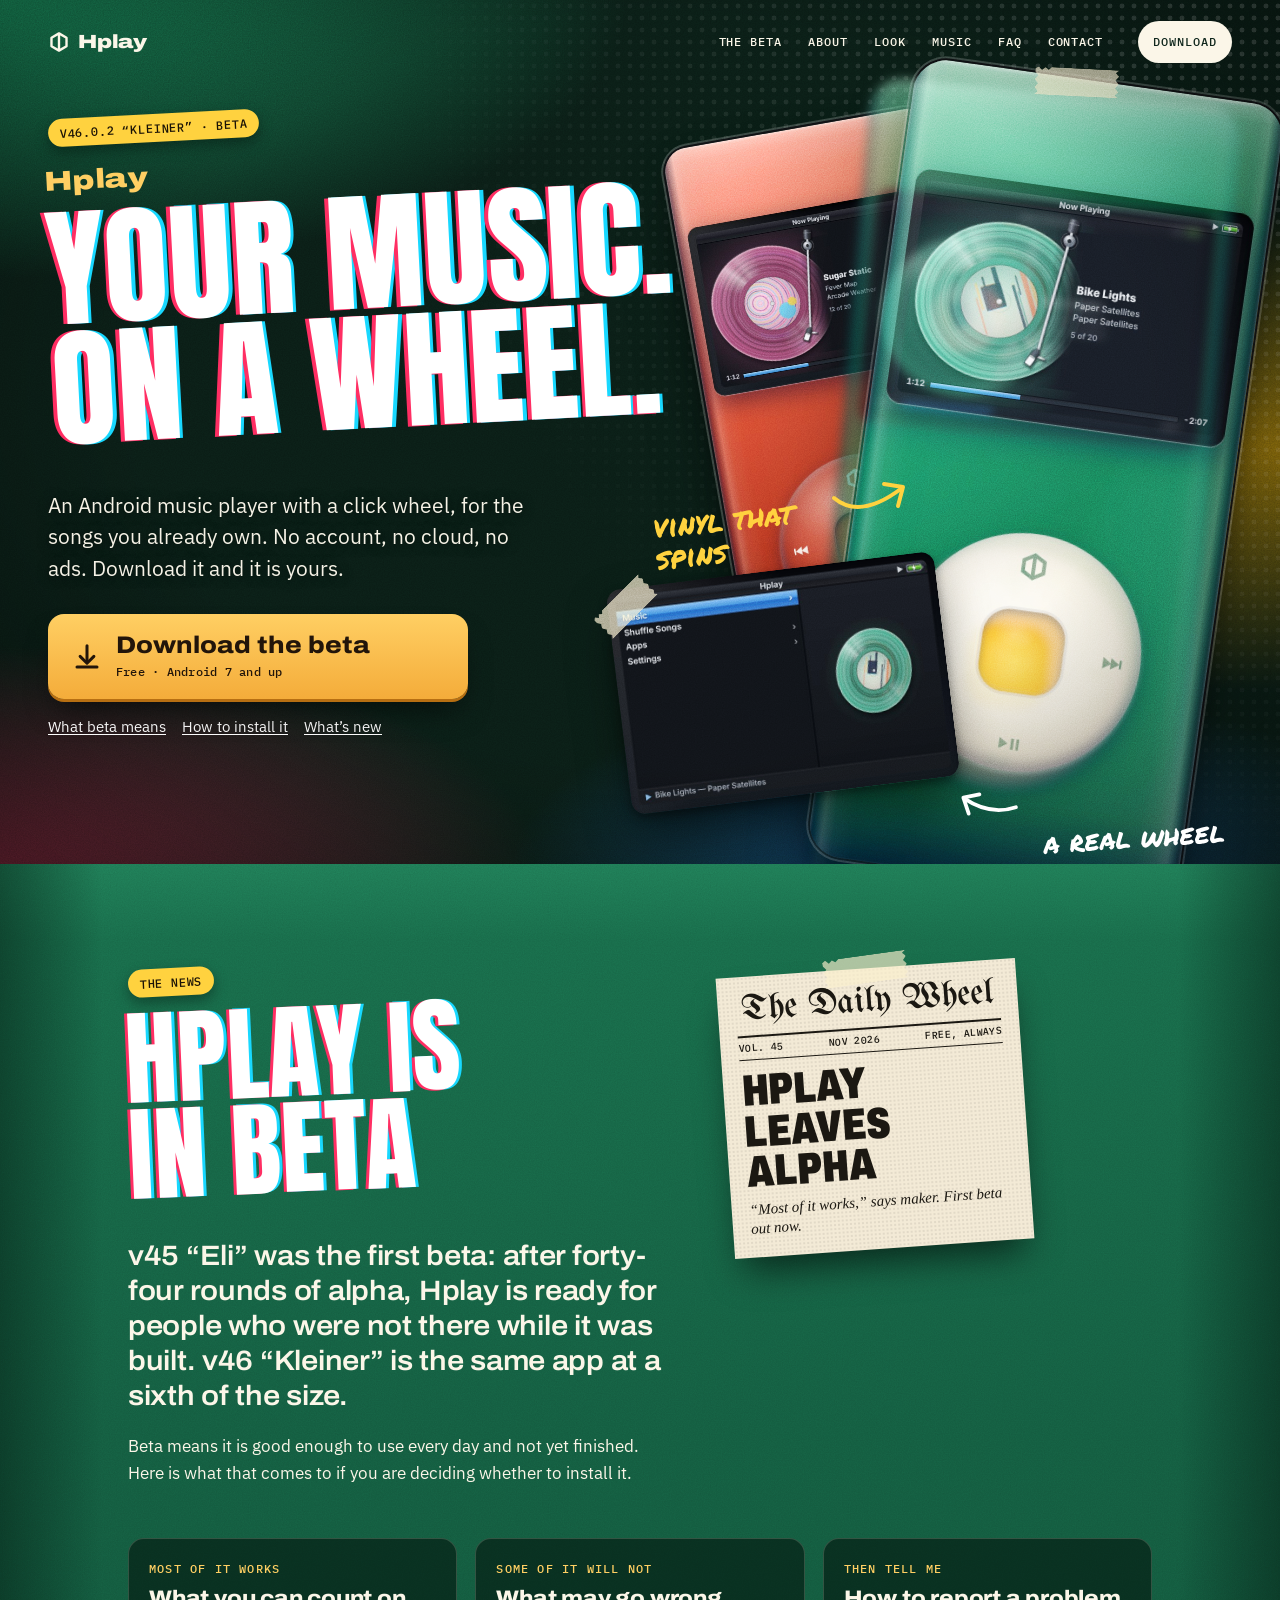
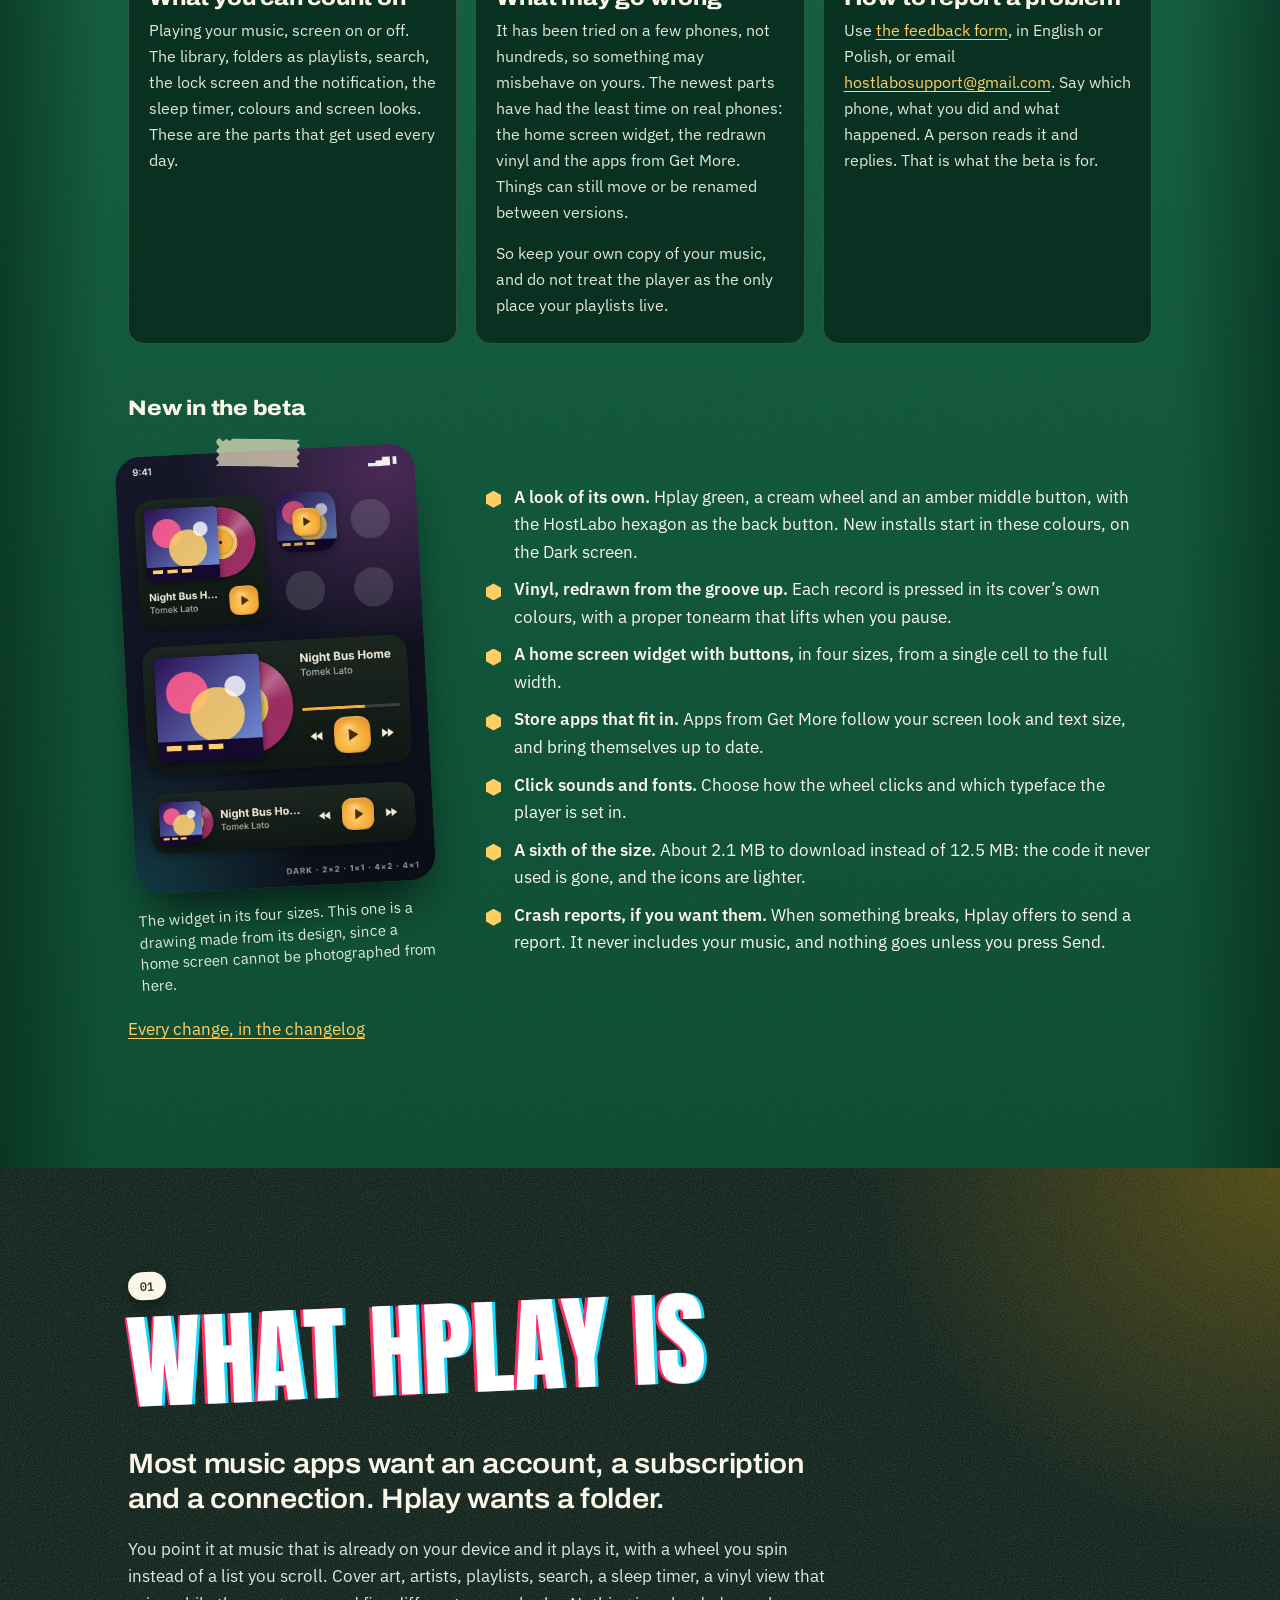
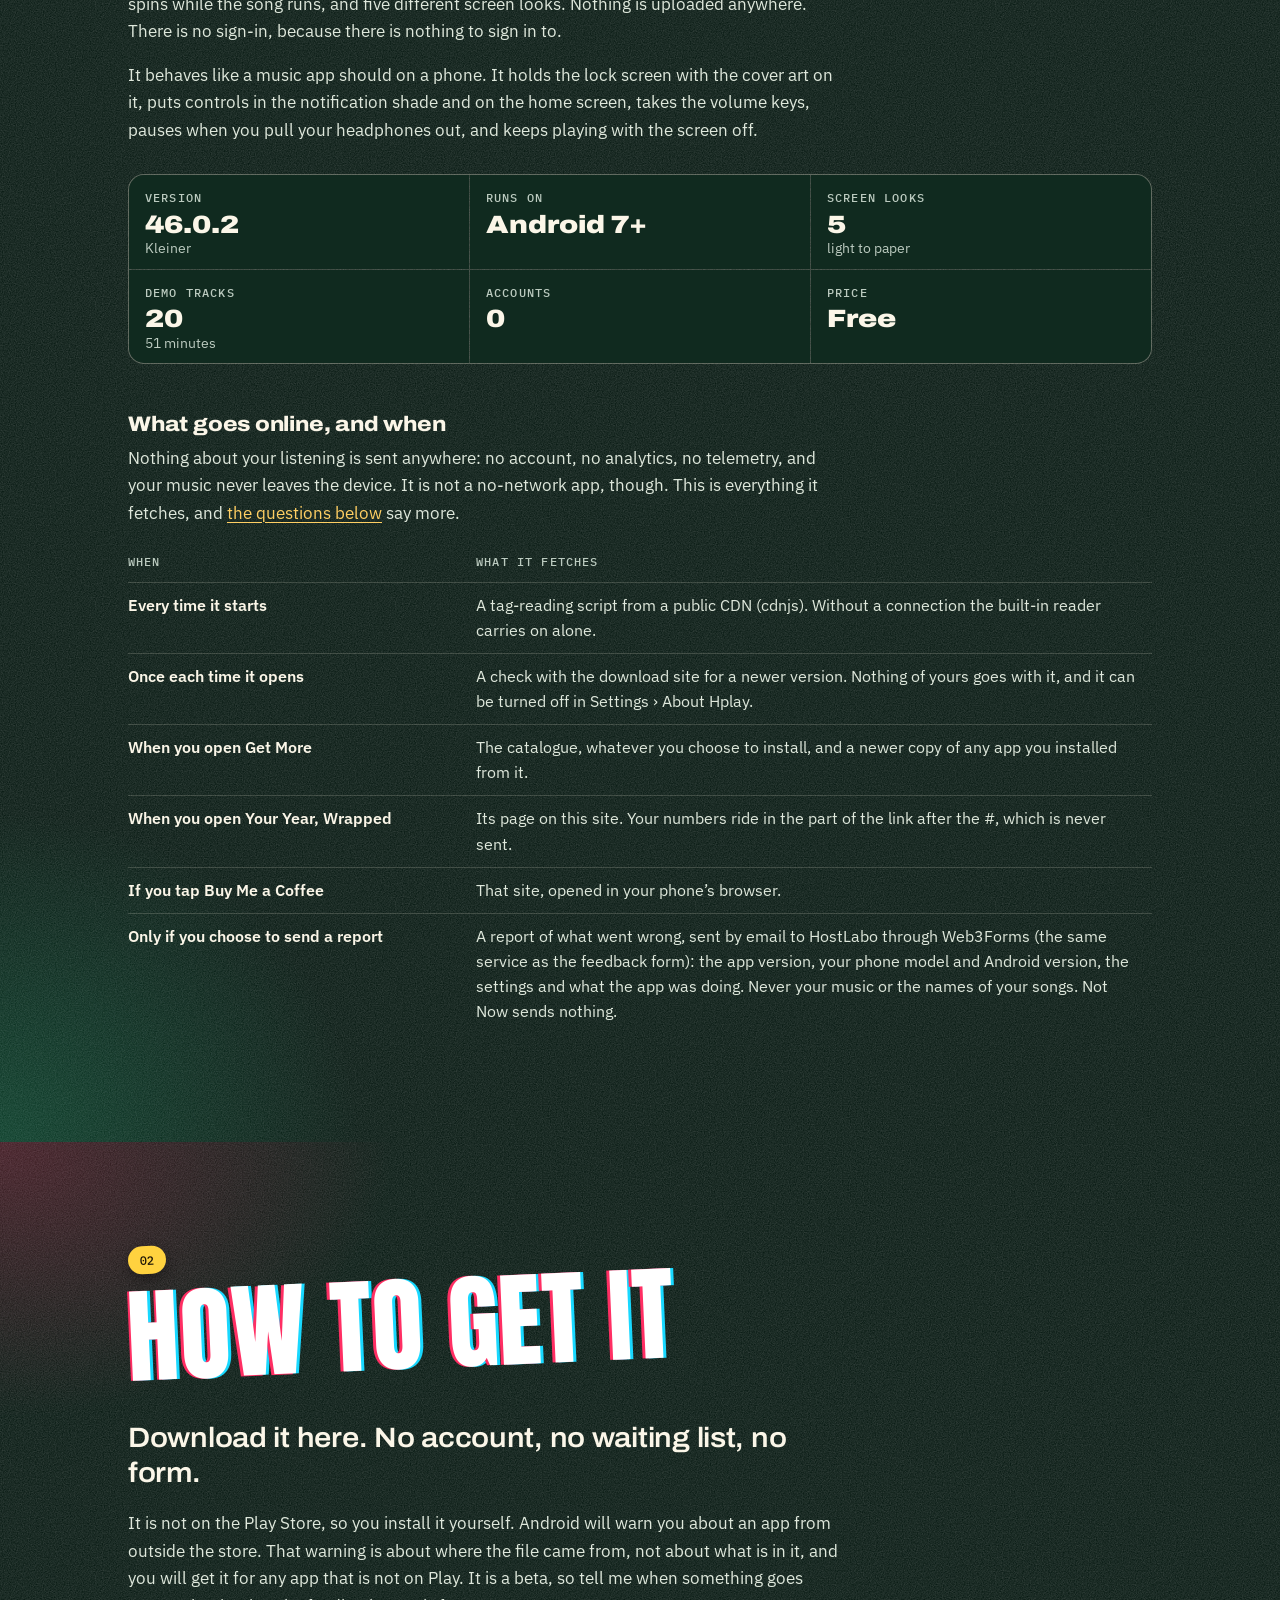
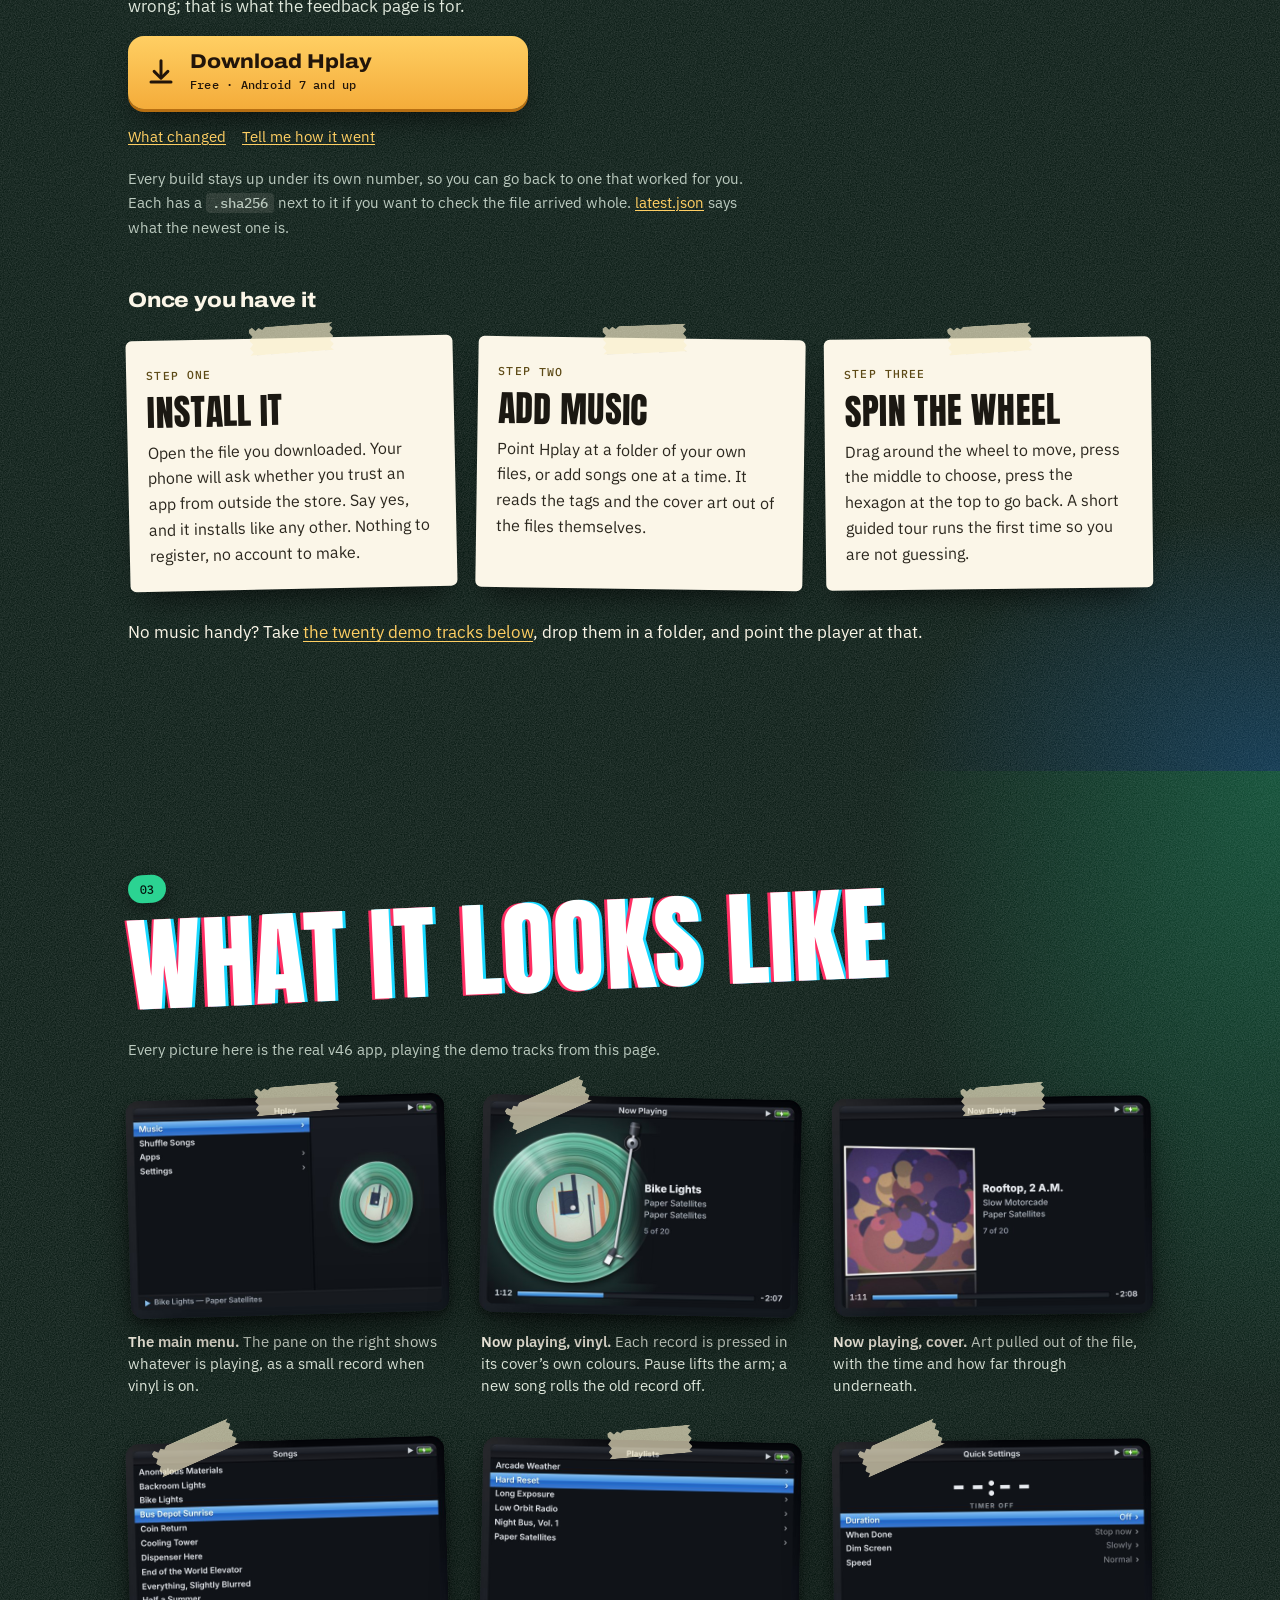
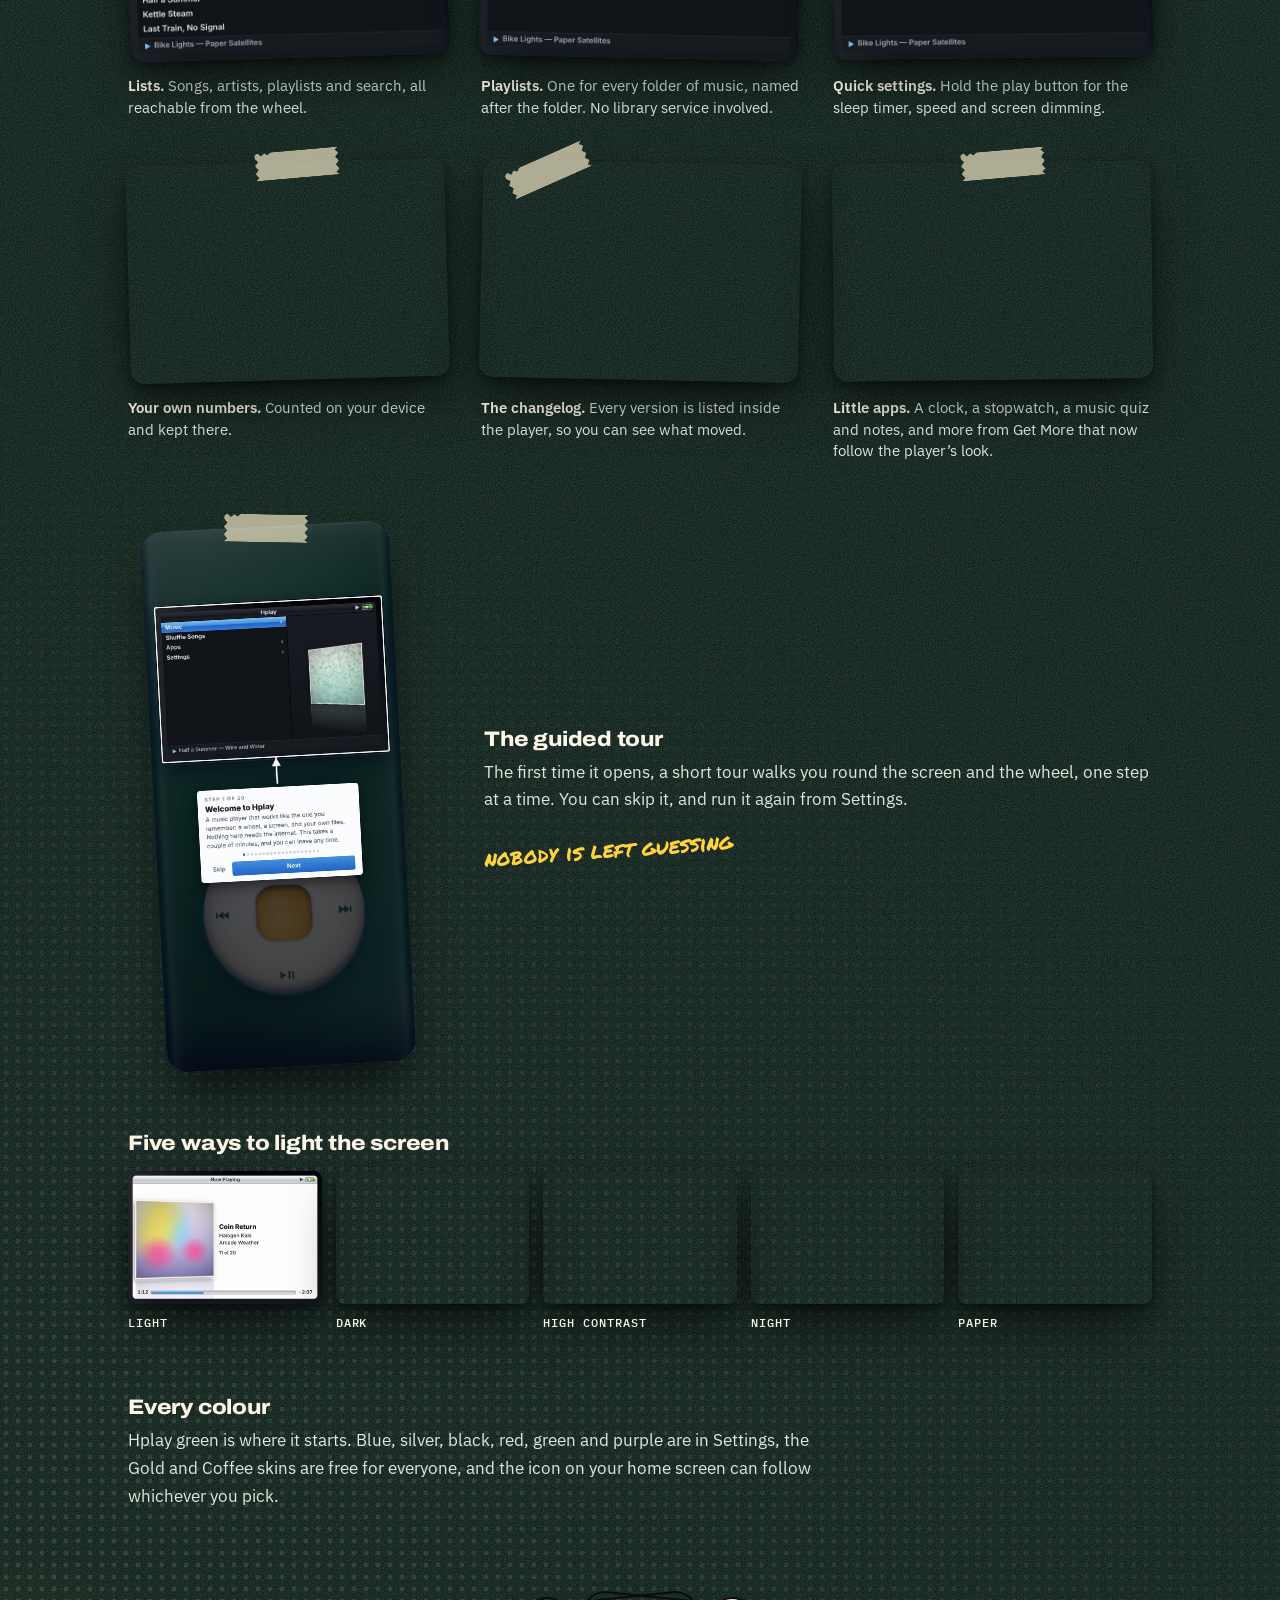
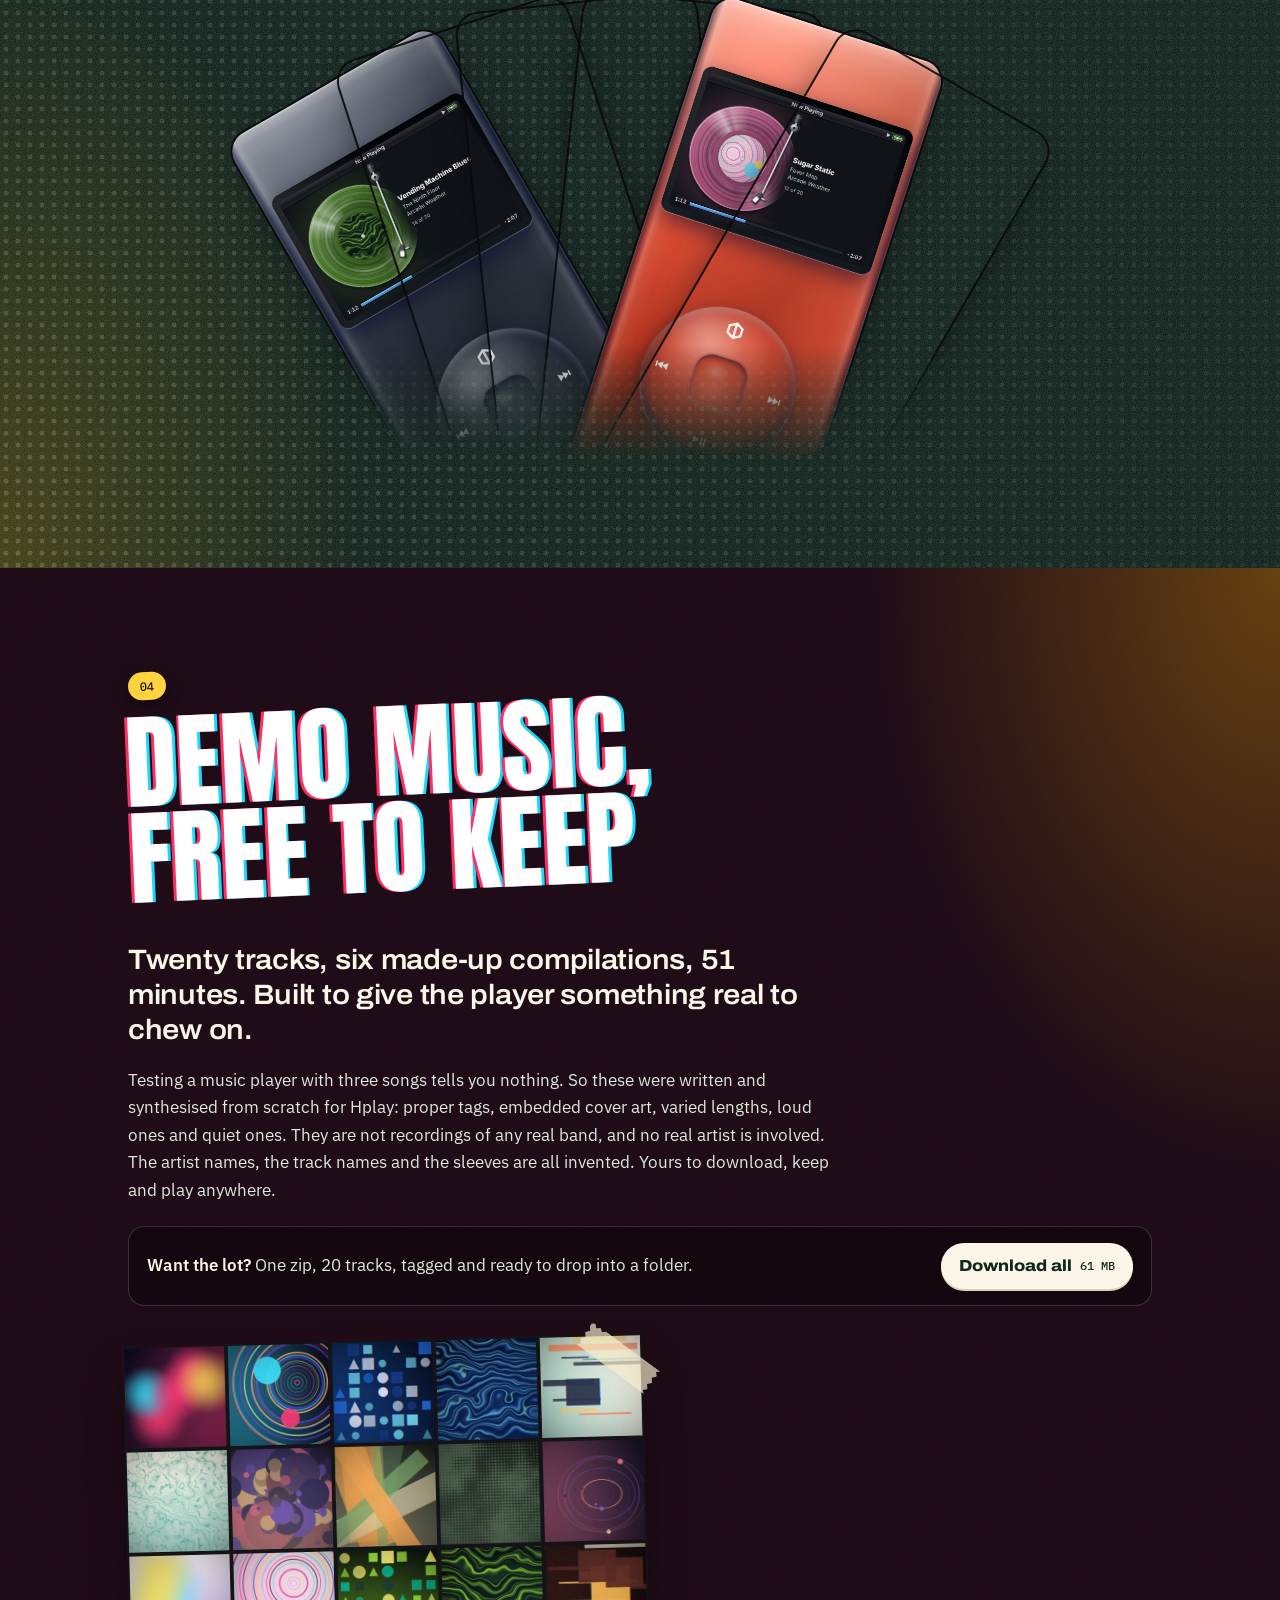
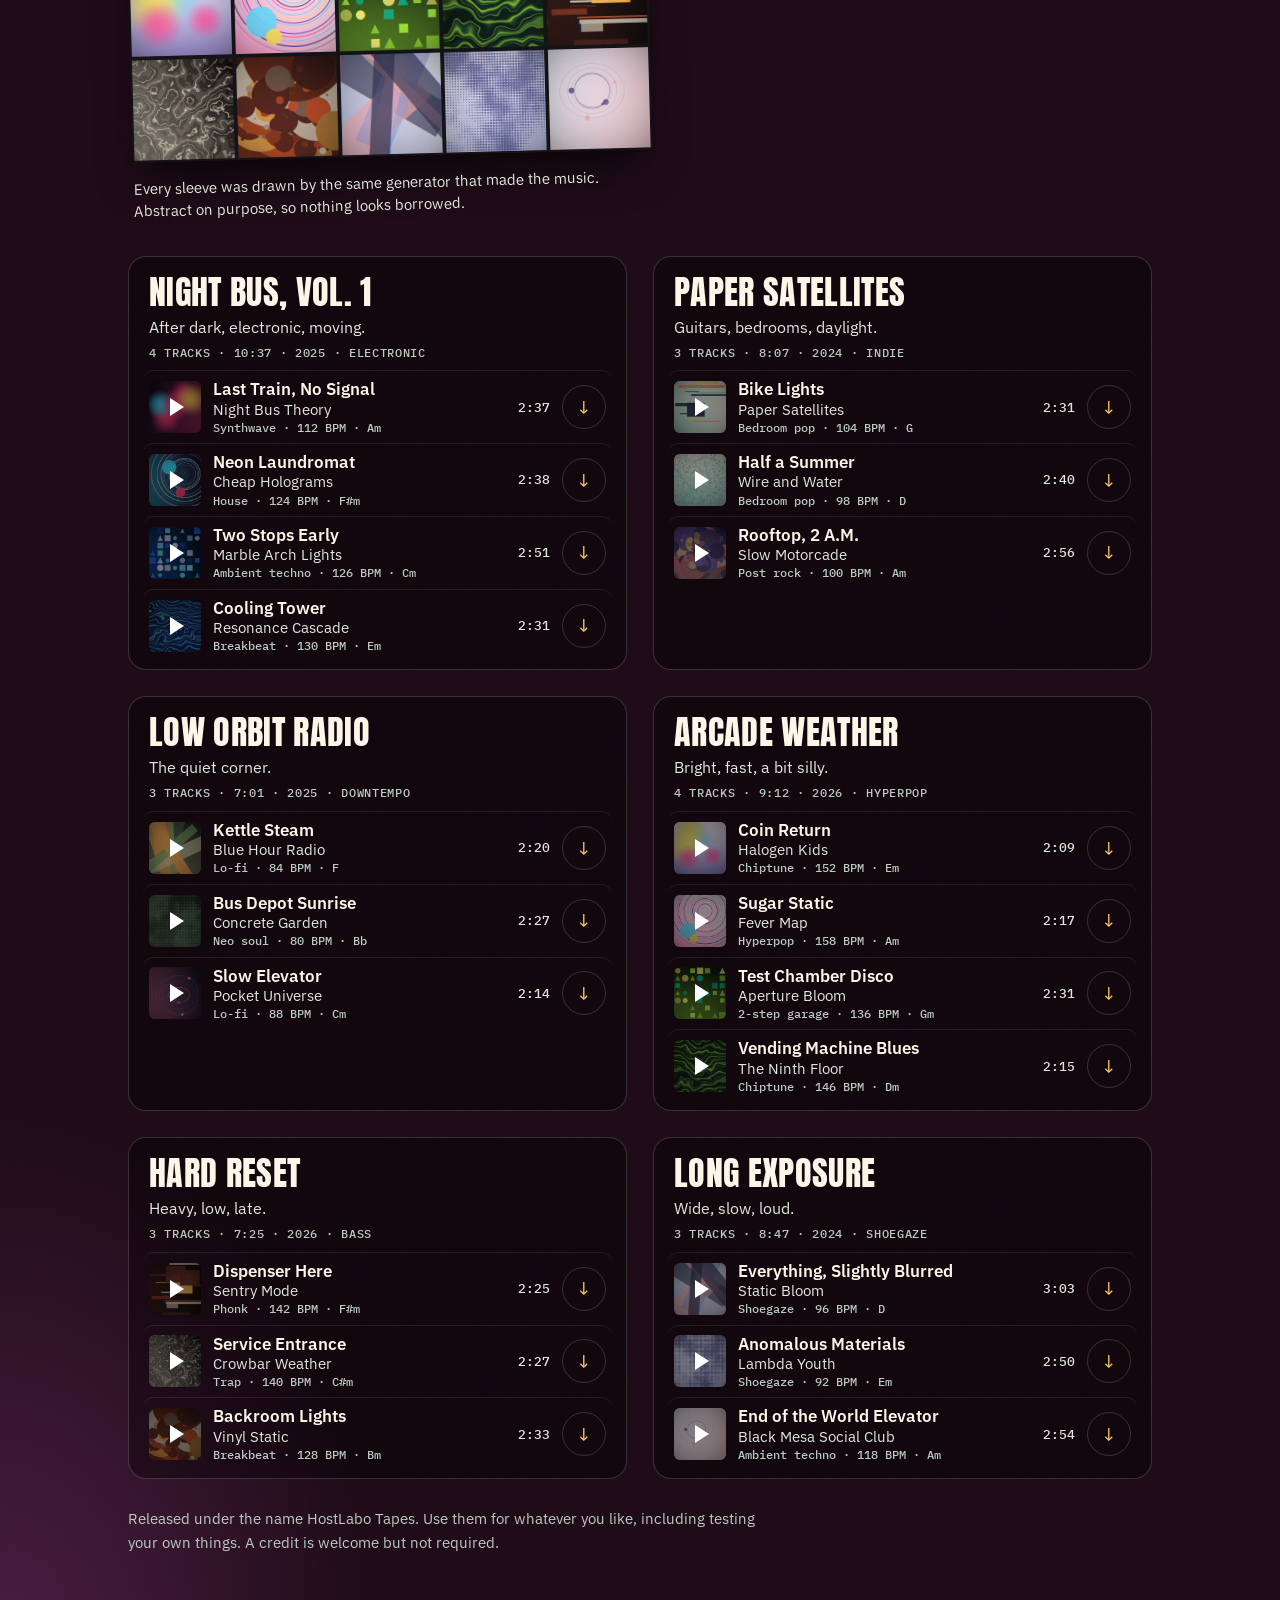
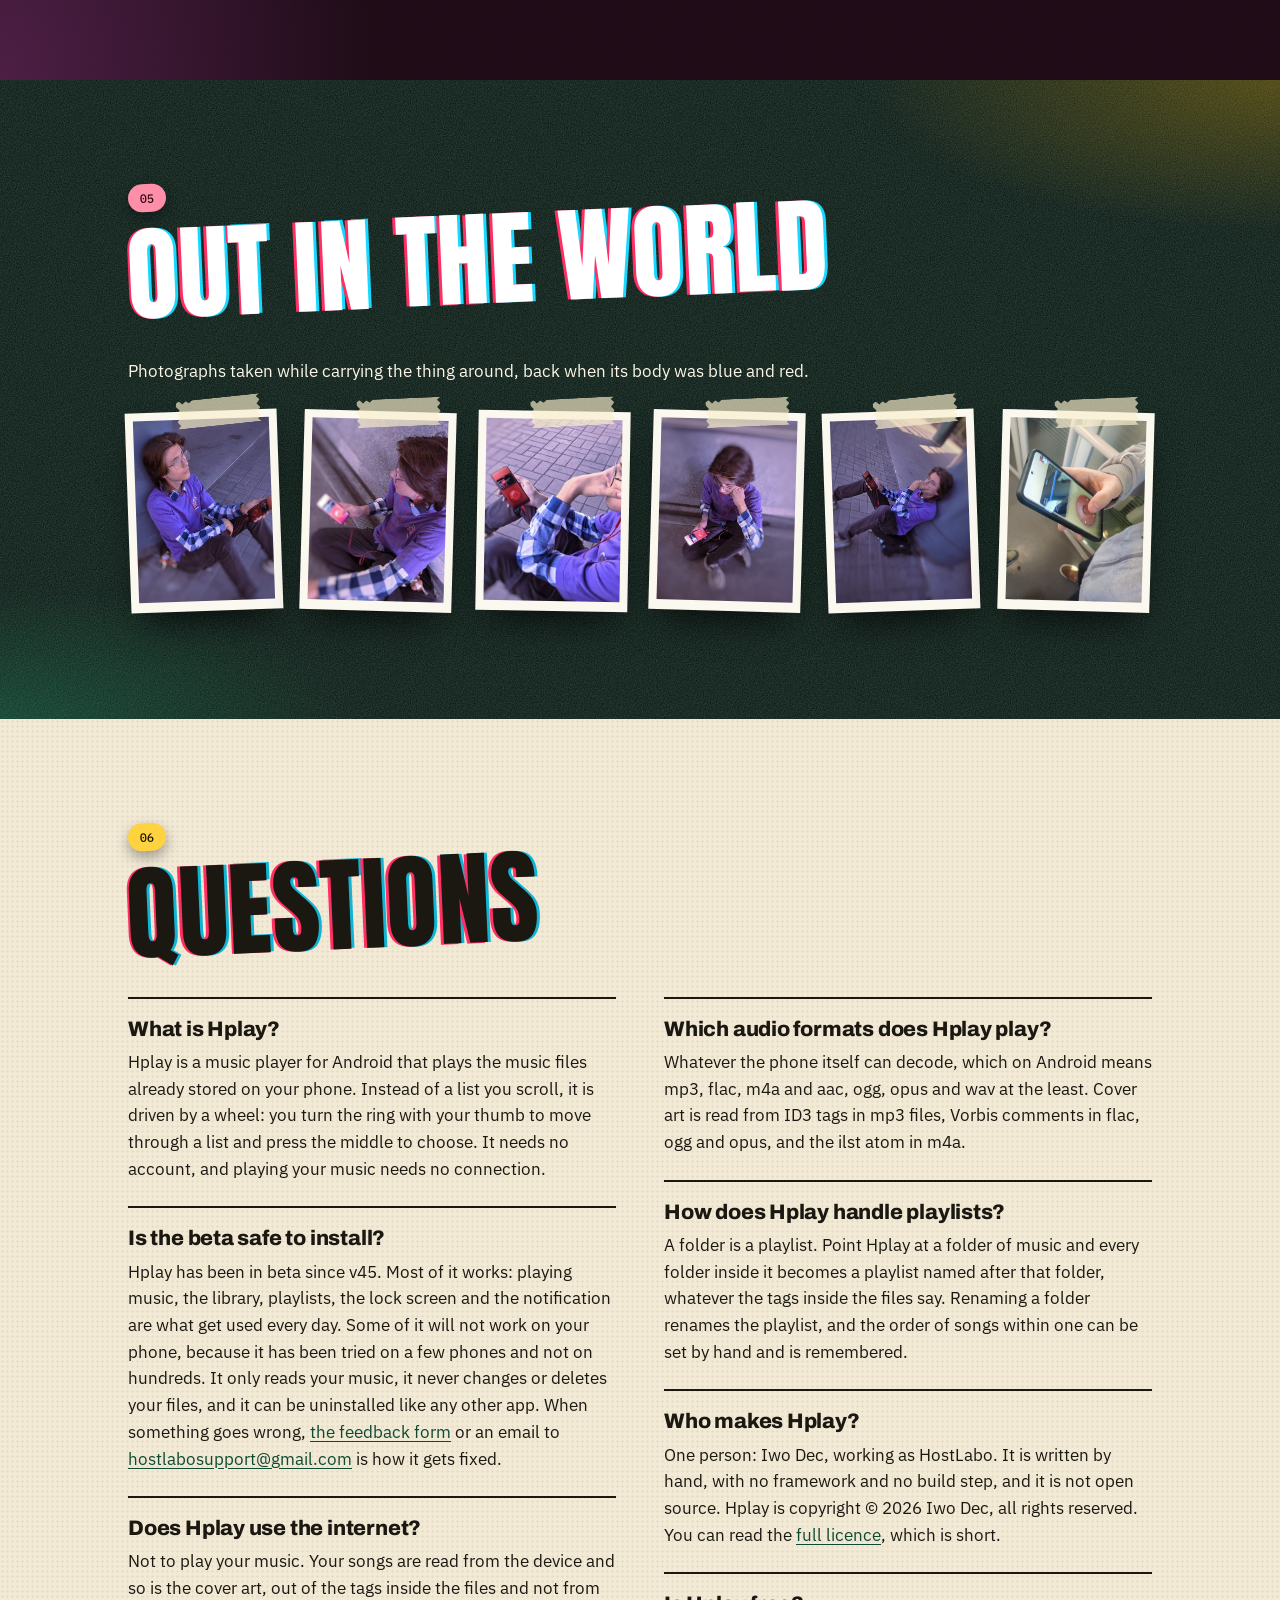
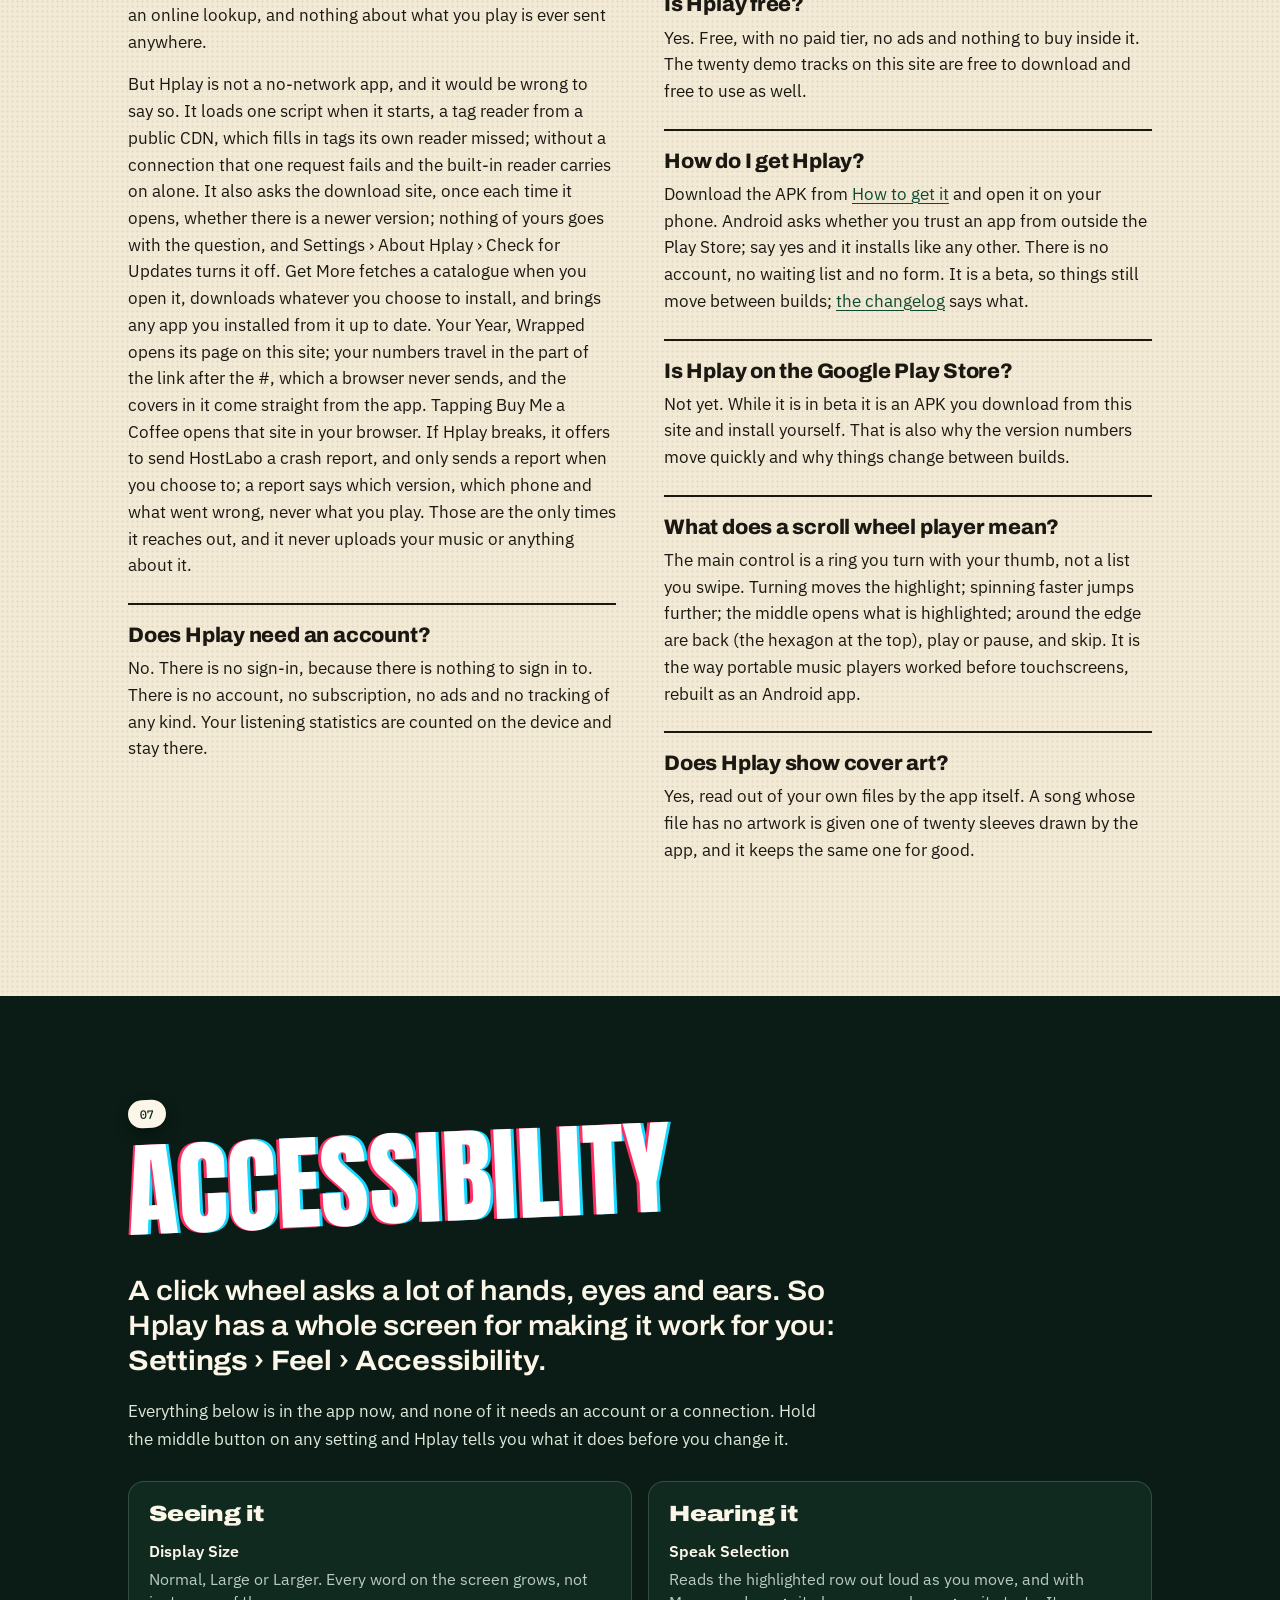
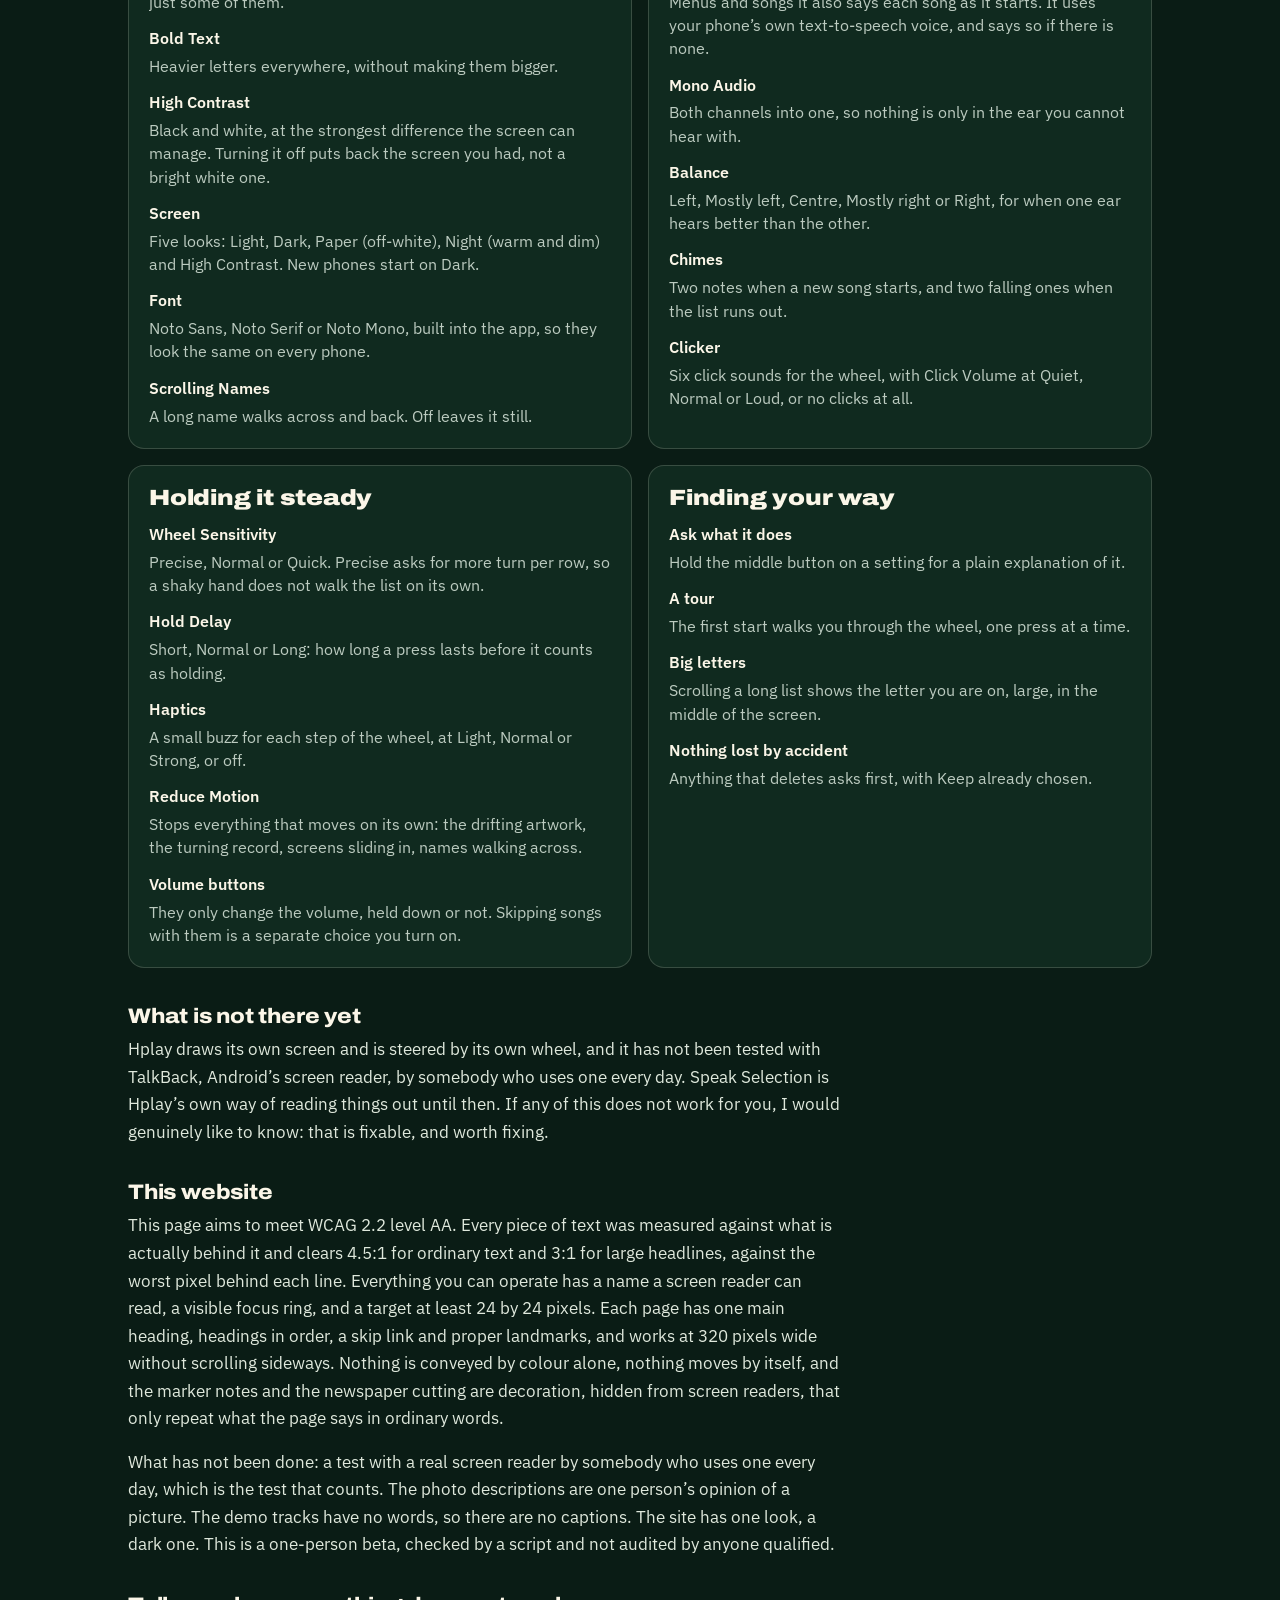
<file: index.html>
<!doctype html>
<html lang="en">
<head>
<meta charset="utf-8">
<meta name="viewport" content="width=device-width, initial-scale=1, viewport-fit=cover">
<title>Hplay — free offline scroll-wheel music player for Android</title>
<meta name="description" content="Hplay is a free offline music player for Android that plays the music files already on your phone. A wheel you turn instead of a list you scroll. No account, no cloud, no ads, no tracking. Now in beta: free to download as an APK.">
<link rel="canonical" href="https://iwohost.github.io/hplaysite/">
<meta name="theme-color" content="#0a1c15">
<meta name="color-scheme" content="dark">
<meta name="author" content="Iwo Dec (HostLabo)">
<meta name="copyright" content="© 2026 Iwo Dec. All rights reserved.">
<meta property="og:site_name" content="Hplay">
<meta property="og:title" content="Hplay — offline scroll-wheel music player for Android">
<meta property="og:description" content="A free offline music player for Android, for the music files you already own. A wheel you turn instead of a list you scroll. No account, no cloud, no ads. Now in beta.">
<meta property="og:url" content="https://iwohost.github.io/hplaysite/">
<meta property="og:image" content="https://iwohost.github.io/hplaysite/img/og.jpg">
<meta property="og:image:width" content="1200">
<meta property="og:image:height" content="630">
<meta property="og:image:alt" content="Your music. On a wheel. The green Hplay player with its cream wheel, a record on its screen.">
<meta name="twitter:card" content="summary_large_image">
<meta property="og:type" content="website">
<meta name="robots" content="index, follow, max-image-preview:large, max-snippet:-1">
<link rel="icon" href="data:image/svg+xml,<svg xmlns=%22http://www.w3.org/2000/svg%22 viewBox=%220 0 32 32%22><rect width=%2232%22 height=%2232%22 rx=%227%22 fill=%22%2323845a%22/><circle cx=%2216%22 cy=%2216%22 r=%2210%22 fill=%22%23fbf6e8%22/><rect x=%2211.5%22 y=%2211.5%22 width=%229%22 height=%229%22 rx=%223%22 fill=%22%23f4ac3a%22/></svg>">
<!-- The typefaces are kept in this site (fonts/). Nothing on this page is asked of anybody
     else until the script at the bottom reads latest.json from the download host. -->
<link rel="preload" href="fonts/anton.woff2" as="font" type="font/woff2" crossorigin>
<link rel="stylesheet" href="fonts/fonts.css">
<link rel="stylesheet" href="site.css">

<!-- What this page is, written out so a machine does not have to guess. Everything in here
     is a plain fact that is also stated in the page itself; there are no ratings and no
     review counts, because nobody has rated it and inventing numbers would be a lie that
     search engines strip out anyway. The questions are the same words as the ones on the
     page: change both together. -->
<script type="application/ld+json">
{
  "@context": "https://schema.org",
  "@graph": [
    {
      "@type": "SoftwareApplication",
      "@id": "https://iwohost.github.io/hplaysite/#hplay",
      "name": "Hplay",
      "alternateName": "Hplay music player",
      "applicationCategory": "MultimediaApplication",
      "applicationSubCategory": "Music player",
      "operatingSystem": "Android",
      "softwareVersion": "46.0.2",
      "releaseNotes": "https://iwohost.github.io/hplaysite/changelog.html",
      "url": "https://iwohost.github.io/hplaysite/",
      "installUrl": "https://hplay.hosttost.workers.dev/hplay-latest.apk",
      "downloadUrl": "https://hplay.hosttost.workers.dev/hplay-latest.apk",
      "softwareRequirements": "Android 7.0 or newer",
      "description": "Hplay is an offline music player for Android that plays the music files already on the device. It is driven by a wheel you turn, not a list you scroll. It needs no account, plays with no internet connection, reads cover art out of the files themselves, and is free. It is in beta and is downloaded as an APK from its own site.",
      "featureList": [
        "Plays music files stored on the device: mp3, flac, m4a, ogg, opus and wav",
        "Plays with no internet connection. At startup it fetches one tag-reading script and checks for a newer version, the extras catalogue is fetched when you open it, and Your Year, Wrapped opens its page on this site",
        "No account, no sign-in, no cloud, no ads and no tracking",
        "A scroll wheel: turn to move through a list, press the middle to choose",
        "Every folder of music becomes a playlist, named after the folder",
        "Cover art read out of the files' own tags, on the device",
        "Songs with no artwork get one of twenty drawn sleeves, the same one every time",
        "A vinyl view: each record is pressed in its cover's own colours, with a tonearm that lifts on pause",
        "A home screen widget with buttons, in four sizes",
        "Lock screen artwork, notification controls and volume-key support",
        "Sleep timer with fade out, and playback speed from half to double, with or without the pitch following",
        "Five screen looks, from light to high-contrast to paper",
        "Statistics kept on the device and never sent anywhere",
        "Small built-in apps and games, and more from a separate catalogue"
      ],
      "screenshot": [
        "https://iwohost.github.io/hplaysite/img/app/scr-np-vinyl.jpg",
        "https://iwohost.github.io/hplaysite/img/app/scr-songs.jpg",
        "https://iwohost.github.io/hplaysite/img/app/scr-quick.jpg"
      ],
      "offers": {
        "@type": "Offer",
        "price": "0",
        "priceCurrency": "USD",
        "availability": "https://schema.org/InStock"
      },
      "isAccessibleForFree": true,
      "inLanguage": "en",
      "author": {
        "@id": "https://iwohost.github.io/hplaysite/#iwodec"
      },
      "publisher": {
        "@id": "https://iwohost.github.io/hplaysite/#hostlabo"
      },
      "copyrightHolder": {
        "@id": "https://iwohost.github.io/hplaysite/#iwodec"
      },
      "copyrightYear": "2026",
      "copyrightNotice": "Copyright 2026 Iwo Dec, trading as HostLabo. All rights reserved.",
      "license": "https://iwohost.github.io/hplaysite/license.html"
    },
    {
      "@type": "Person",
      "@id": "https://iwohost.github.io/hplaysite/#iwodec",
      "name": "Iwo Dec",
      "url": "https://iwohost.github.io/hplaysite/",
      "worksFor": {
        "@id": "https://iwohost.github.io/hplaysite/#hostlabo"
      }
    },
    {
      "@type": "Organization",
      "@id": "https://iwohost.github.io/hplaysite/#hostlabo",
      "name": "HostLabo",
      "founder": {
        "@id": "https://iwohost.github.io/hplaysite/#iwodec"
      },
      "url": "https://iwohost.github.io/hplaysite/",
      "email": "hostlabosupport@gmail.com",
      "sameAs": [
        "https://instagram.com/hostlabo",
        "https://iwohost.github.io/HostLab/"
      ]
    },
    {
      "@type": "WebSite",
      "@id": "https://iwohost.github.io/hplaysite/#website",
      "url": "https://iwohost.github.io/hplaysite/",
      "name": "Hplay",
      "inLanguage": "en",
      "publisher": {
        "@id": "https://iwohost.github.io/hplaysite/#hostlabo"
      },
      "about": {
        "@id": "https://iwohost.github.io/hplaysite/#hplay"
      }
    },
    {
      "@type": "FAQPage",
      "@id": "https://iwohost.github.io/hplaysite/#faq",
      "mainEntity": [
        {
          "@type": "Question",
          "name": "What is Hplay?",
          "acceptedAnswer": {
            "@type": "Answer",
            "text": "Hplay is a music player for Android that plays the music files already stored on your phone. Instead of a list you scroll, it is driven by a wheel: you turn the ring with your thumb to move through a list and press the middle to choose. It needs no account, and playing your music needs no connection."
          }
        },
        {
          "@type": "Question",
          "name": "Is the beta safe to install?",
          "acceptedAnswer": {
            "@type": "Answer",
            "text": "Hplay has been in beta since v45. Most of it works: playing music, the library, playlists, the lock screen and the notification are what get used every day. Some of it will not work on your phone, because it has been tried on a few phones and not on hundreds. It only reads your music, it never changes or deletes your files, and it can be uninstalled like any other app. When something goes wrong, the feedback form or an email to hostlabosupport@gmail.com is how it gets fixed."
          }
        },
        {
          "@type": "Question",
          "name": "Does Hplay use the internet?",
          "acceptedAnswer": {
            "@type": "Answer",
            "text": "Not to play your music. Your songs are read from the device and so is the cover art, out of the tags inside the files and not from an online lookup, and nothing about what you play is ever sent anywhere. But Hplay is not a no-network app, and it would be wrong to say so. It loads one script when it starts, a tag reader from a public CDN, which fills in tags its own reader missed; without a connection that one request fails and the built-in reader carries on alone. It also asks the download site, once each time it opens, whether there is a newer version; nothing of yours goes with the question, and Settings › About Hplay › Check for Updates turns it off. Get More fetches a catalogue when you open it, downloads whatever you choose to install, and brings any app you installed from it up to date. Your Year, Wrapped opens its page on this site; your numbers travel in the part of the link after the #, which a browser never sends, and the covers in it come straight from the app. Tapping Buy Me a Coffee opens that site in your browser. If Hplay breaks, it offers to send HostLabo a crash report, and only sends a report when you choose to; a report says which version, which phone and what went wrong, never what you play. Those are the only times it reaches out, and it never uploads your music or anything about it."
          }
        },
        {
          "@type": "Question",
          "name": "Does Hplay need an account?",
          "acceptedAnswer": {
            "@type": "Answer",
            "text": "No. There is no sign-in, because there is nothing to sign in to. There is no account, no subscription, no ads and no tracking of any kind. Your listening statistics are counted on the device and stay there."
          }
        },
        {
          "@type": "Question",
          "name": "Which audio formats does Hplay play?",
          "acceptedAnswer": {
            "@type": "Answer",
            "text": "Whatever the phone itself can decode, which on Android means mp3, flac, m4a and aac, ogg, opus and wav at the least. Cover art is read from ID3 tags in mp3 files, Vorbis comments in flac, ogg and opus, and the ilst atom in m4a."
          }
        },
        {
          "@type": "Question",
          "name": "How does Hplay handle playlists?",
          "acceptedAnswer": {
            "@type": "Answer",
            "text": "A folder is a playlist. Point Hplay at a folder of music and every folder inside it becomes a playlist named after that folder, whatever the tags inside the files say. Renaming a folder renames the playlist, and the order of songs within one can be set by hand and is remembered."
          }
        },
        {
          "@type": "Question",
          "name": "Who makes Hplay?",
          "acceptedAnswer": {
            "@type": "Answer",
            "text": "One person: Iwo Dec, working as HostLabo. It is written by hand, with no framework and no build step, and it is not open source. Hplay is copyright © 2026 Iwo Dec, all rights reserved. You can read the full licence, which is short."
          }
        },
        {
          "@type": "Question",
          "name": "Is Hplay free?",
          "acceptedAnswer": {
            "@type": "Answer",
            "text": "Yes. Free, with no paid tier, no ads and nothing to buy inside it. The twenty demo tracks on this site are free to download and free to use as well."
          }
        },
        {
          "@type": "Question",
          "name": "How do I get Hplay?",
          "acceptedAnswer": {
            "@type": "Answer",
            "text": "Download the APK from How to get it and open it on your phone. Android asks whether you trust an app from outside the Play Store; say yes and it installs like any other. There is no account, no waiting list and no form. It is a beta, so things still move between builds; the changelog says what."
          }
        },
        {
          "@type": "Question",
          "name": "Is Hplay on the Google Play Store?",
          "acceptedAnswer": {
            "@type": "Answer",
            "text": "Not yet. While it is in beta it is an APK you download from this site and install yourself. That is also why the version numbers move quickly and why things change between builds."
          }
        },
        {
          "@type": "Question",
          "name": "What does a scroll wheel player mean?",
          "acceptedAnswer": {
            "@type": "Answer",
            "text": "The main control is a ring you turn with your thumb, not a list you swipe. Turning moves the highlight; spinning faster jumps further; the middle opens what is highlighted; around the edge are back (the hexagon at the top), play or pause, and skip. It is the way portable music players worked before touchscreens, rebuilt as an Android app."
          }
        },
        {
          "@type": "Question",
          "name": "Does Hplay show cover art?",
          "acceptedAnswer": {
            "@type": "Answer",
            "text": "Yes, read out of your own files by the app itself. A song whose file has no artwork is given one of twenty sleeves drawn by the app, and it keeps the same one for good."
          }
        }
      ]
    }
  ]
}
</script>
</head>
<body>

<a class="skiplink" href="#main">Skip to the content</a>

<div class="hero">
  <div class="halftone" aria-hidden="true"></div>
  <header class="top">
    <a class="mark" href="./" aria-label="Hplay, home"><svg viewBox="0 0 24 24" fill="none" stroke="currentColor" stroke-width="2.6" stroke-linejoin="round" aria-hidden="true"><path d="M12 2.6 20.2 7.3v9.4L12 21.4 3.8 16.7V7.3z"/><path d="M12 2.6v18.8"/></svg>Hplay</a>
    <span class="sp"></span>
    <nav aria-label="On this page">
      <a href="#beta">The beta</a>
      <a href="#about">About</a>
      <a href="#look">Look</a>
      <a href="#music">Music</a>
      <a href="#faq">FAQ</a>
      <a href="#contact">Contact</a>
    </nav>
    <a class="pill" href="https://hplay.hosttost.workers.dev/hplay-latest.apk">Download</a>
  </header>

  <main id="main">
  <div class="hero-grid">
    <div class="hero-in">
      <span class="sticker"><span id="verNow">v46.0.2 &ldquo;Kleiner&rdquo;</span> &middot; beta</span>
      <h1 class="head"><span class="brand">Hplay</span>Your music.<br>On a wheel.</h1>
      <p class="dek">An Android music player with a click wheel, for the songs you already own. No account, no cloud, no ads. Download it and it is yours.</p>
      <a class="get" href="https://hplay.hosttost.workers.dev/hplay-latest.apk"><svg viewBox="0 0 24 24" fill="none" stroke="currentColor" stroke-width="2.4" stroke-linecap="round" stroke-linejoin="round" aria-hidden="true"><path d="M12 3v12"/><path d="M6.5 11.5 12 17l5.5-5.5"/><path d="M4 20h16"/></svg>
        <span><b>Download the beta</b><small id="dlSize">Free &middot; Android 7 and up</small></span></a>
      <div class="under">
        <a href="#beta">What beta means</a>
        <a href="#start">How to install it</a>
        <a href="changelog.html">What&rsquo;s new</a>
      </div>
    </div>
    <div class="collage" aria-hidden="true">
      <div class="tcard c3"><img class="ph" src="img/app/phone-body-red.jpg" width="780" height="1688" loading="lazy" alt=""></div>
      <div class="tcard c1"><div class="ghost" style="background-image:url(img/app/phone-np-vinyl.jpg)"></div><img class="ph" src="img/app/phone-np-vinyl.jpg" width="780" height="1688" alt=""><span class="tape" style="left:32%;top:-10px;transform:rotate(-5deg)"></span></div>
      <div class="tcard c2"><img class="scr" src="img/app/scr-menu.jpg" width="706" height="484" alt=""><span class="tape" style="left:-14px;top:4px;width:64px;transform:rotate(-38deg)"></span></div>
      <span class="note hn1">vinyl that<br>spins</span>
      <svg class="scrib hs1" viewBox="0 0 80 60"><path d="M4 30 Q30 52 72 20" stroke-width="4"/><path d="M54 16 L73 19 L68 38" stroke-width="4"/></svg>
      <span class="note white hn2">a real wheel</span>
      <svg class="scrib hs2" viewBox="0 0 56 30"><path d="M2 18 Q26 26 50 10" stroke-width="3.5"/><path d="M36 6 L51 9 L46 24" stroke-width="3.5"/></svg>
    </div>
  </div>
  <p class="sr">Pictured: the Hplay player in green with a cream wheel and an amber middle button, a record playing on its screen, and the main menu beside it.</p>
  <div class="vig" aria-hidden="true"></div>
</div>

<nav class="contents" aria-label="On this page, for small screens">
  <a href="#beta">The beta</a><a href="#about">About</a><a href="#start">Get it</a><a href="#look">Look</a><a href="#music">Music</a><a href="#faq">FAQ</a><a href="#contact">Contact</a>
</nav>

  <!-- The news. Said plainly, for somebody deciding whether to install it: what works, what
       may not, and what to do when it does not. -->
  <section class="band green" id="beta">
    <div class="wrap">
      <div class="split">
        <div>
          <div class="sec"><span class="sticker ">The news</span><h2 class="head">Hplay is in beta</h2></div>
          <p class="lede">v45 &ldquo;Eli&rdquo; was the first beta: after forty-four rounds of alpha, Hplay is ready for people who were not there while it was built. v46 &ldquo;Kleiner&rdquo; is the same app at a sixth of the size.</p>
          <div class="prose">
            <p>Beta means it is good enough to use every day and not yet finished. Here is what that comes to if you are deciding whether to install it.</p>
          </div>
        </div>
        <div class="news" aria-hidden="true">
          <span class="tape"></span>
          <div class="mast">The Daily Wheel</div>
          <div class="dl"><span>VOL. 45</span><span>NOV 2026</span><span>FREE, ALWAYS</span></div>
          <div class="hed">Hplay leaves alpha</div>
          <div class="sub">&ldquo;Most of it works,&rdquo; says maker. First beta out now.</div>
        </div>
      </div>
      <div class="trio">
        <div class="panel">
          <span class="kicker">Most of it works</span>
          <h3>What you can count on</h3>
          <p>Playing your music, screen on or off. The library, folders as playlists, search, the lock screen and the notification, the sleep timer, colours and screen looks. These are the parts that get used every day.</p>
        </div>
        <div class="panel">
          <span class="kicker">Some of it will not</span>
          <h3>What may go wrong</h3>
          <p>It has been tried on a few phones, not hundreds, so something may misbehave on yours. The newest parts have had the least time on real phones: the home screen widget, the redrawn vinyl and the apps from Get More. Things can still move or be renamed between versions.</p>
          <p>So keep your own copy of your music, and do not treat the player as the only place your playlists live.</p>
        </div>
        <div class="panel">
          <span class="kicker">Then tell me</span>
          <h3>How to report a problem</h3>
          <p>Use <a href="feedback.html">the feedback form</a>, in English or Polish, or email <a href="mailto:hostlabosupport@gmail.com">hostlabosupport@gmail.com</a>. Say which phone, what you did and what happened. A person reads it and replies. That is what the beta is for.</p>
        </div>
      </div>

      <h3 style="margin-top:52px">New in the beta</h3>
      <div class="duo">
        <figure class="tcard">
          <span class="tape" aria-hidden="true"></span>
          <img src="img/app/widget.jpg" width="824" height="1200" loading="lazy" decoding="async" alt="A drawing of a phone&rsquo;s home screen with the Hplay widget in four sizes: a square with the record sliding out of its sleeve, a single cell, a wide one with skip buttons, and a thin bar.">
          <figcaption>The widget in its four sizes. This one is a drawing made from its design, since a home screen cannot be photographed from here.</figcaption>
        </figure>
        <ul class="newlist">
          <li><b>A look of its own.</b> Hplay green, a cream wheel and an amber middle button, with the HostLabo hexagon as the back button. New installs start in these colours, on the Dark screen.</li>
          <li><b>Vinyl, redrawn from the groove up.</b> Each record is pressed in its cover&rsquo;s own colours, with a proper tonearm that lifts when you pause.</li>
          <li><b>A home screen widget with buttons,</b> in four sizes, from a single cell to the full width.</li>
          <li><b>Store apps that fit in.</b> Apps from Get More follow your screen look and text size, and bring themselves up to date.</li>
          <li><b>Click sounds and fonts.</b> Choose how the wheel clicks and which typeface the player is set in.</li>
          <li><b>A sixth of the size.</b> About 2.1&nbsp;MB to download instead of 12.5&nbsp;MB: the code it never used is gone, and the icons are lighter.</li>
          <li><b>Crash reports, if you want them.</b> When something breaks, Hplay offers to send a report. It never includes your music, and nothing goes unless you press Send.</li>
        </ul>
      </div>
      <p style="margin-top:26px"><a href="changelog.html">Every change, in the changelog</a></p>
    </div>
  </section>

  <section class="band wash-a" id="about">
    <div class="wrap">
      <div class="sec"><span class="sticker cream">01</span><h2 class="head">What Hplay is</h2></div>
      <p class="lede">Most music apps want an account, a subscription and a connection. Hplay wants a folder.</p>
      <div class="prose">
        <p>You point it at music that is already on your device and it plays it, with a wheel you spin instead of a list you scroll. Cover art, artists, playlists, search, a sleep timer, a vinyl view that spins while the song runs, and five different screen looks. Nothing is uploaded anywhere. There is no sign-in, because there is nothing to sign in to.</p>
        <p>It behaves like a music app should on a phone. It holds the lock screen with the cover art on it, puts controls in the notification shade and on the home screen, takes the volume keys, pauses when you pull your headphones out, and keeps playing with the screen off.</p>
      </div>

      <dl class="spec">
        <div><dt>Version</dt><dd id="verSpec">46.0.2 <small>Kleiner</small></dd></div>
        <div><dt>Runs on</dt><dd>Android 7+</dd></div>
        <div><dt>Screen looks</dt><dd>5 <small>light to paper</small></dd></div>
        <div><dt>Demo tracks</dt><dd>20 <small>51 minutes</small></dd></div>
        <div><dt>Accounts</dt><dd>0</dd></div>
        <div><dt>Price</dt><dd>Free</dd></div>
      </dl>

      <h3 id="online" style="margin-top:48px">What goes online, and when</h3>
      <div class="prose">
        <p>Nothing about your listening is sent anywhere: no account, no analytics, no telemetry, and your music never leaves the device. It is not a no-network app, though. This is everything it fetches, and <a href="#faq">the questions below</a> say more.</p>
      </div>
      <table class="online">
        <thead><tr><th scope="col">When</th><th scope="col">What it fetches</th></tr></thead>
        <tbody>
          <tr><td>Every time it starts</td><td>A tag-reading script from a public CDN (cdnjs). Without a connection the built-in reader carries on alone.</td></tr>
          <tr><td>Once each time it opens</td><td>A check with the download site for a newer version. Nothing of yours goes with it, and it can be turned off in Settings &rsaquo; About Hplay.</td></tr>
          <tr><td>When you open Get More</td><td>The catalogue, whatever you choose to install, and a newer copy of any app you installed from it.</td></tr>
          <tr><td>When you open Your Year, Wrapped</td><td>Its page on this site. Your numbers ride in the part of the link after the #, which is never sent.</td></tr>
          <tr><td>If you tap Buy Me a Coffee</td><td>That site, opened in your phone&rsquo;s browser.</td></tr>
          <tr><td>Only if you choose to send a report</td><td>A report of what went wrong, sent by email to HostLabo through Web3Forms (the same service as the feedback form): the app version, your phone model and Android version, the settings and what the app was doing. Never your music or the names of your songs. Not Now sends nothing.</td></tr>
        </tbody>
      </table>
    </div>
  </section>

  <section class="band wash-b" id="start">
    <div class="wrap">
      <div class="sec"><span class="sticker ">02</span><h2 class="head">How to get it</h2></div>
      <p class="lede">Download it here. No account, no waiting list, no form.</p>
      <div class="prose">
        <p>It is not on the Play Store, so you install it yourself. Android will warn you about an app from outside the store. That warning is about where the file came from, not about what is in it, and you will get it for any app that is not on Play. It is a beta, so tell me when something goes wrong; that is what the feedback page is for.</p>
      </div>
      <a class="get" href="https://hplay.hosttost.workers.dev/hplay-latest.apk" style="margin-top:8px"><svg viewBox="0 0 24 24" fill="none" stroke="currentColor" stroke-width="2.4" stroke-linecap="round" stroke-linejoin="round" aria-hidden="true"><path d="M12 3v12"/><path d="M6.5 11.5 12 17l5.5-5.5"/><path d="M4 20h16"/></svg>
        <span><b>Download Hplay</b><small id="dlSize2">Free &middot; Android 7 and up</small></span></a>
      <div class="under">
        <a href="changelog.html">What changed</a>
        <a href="feedback.html">Tell me how it went</a>
      </div>
      <p class="fine" style="margin-top:18px; max-width:42em">
        Every build stays up under its own number, so you can go back to one that worked for you.
        Each has a <code>.sha256</code> next to it if you want to check the file arrived whole.
        <a href="https://hplay.hosttost.workers.dev/latest.json">latest.json</a> says what the newest one is.
      </p>

      <h3 style="margin:48px 0 26px">Once you have it</h3>
      <div class="steps">
        <div class="step">
          <span class="tape" aria-hidden="true"></span>
          <span class="num">Step one</span>
          <h3>Install it</h3>
          <p>Open the file you downloaded. Your phone will ask whether you trust an app from outside the store. Say yes, and it installs like any other. Nothing to register, no account to make.</p>
        </div>
        <div class="step">
          <span class="tape" aria-hidden="true"></span>
          <span class="num">Step two</span>
          <h3>Add music</h3>
          <p>Point Hplay at a folder of your own files, or add songs one at a time. It reads the tags and the cover art out of the files themselves.</p>
        </div>
        <div class="step">
          <span class="tape" aria-hidden="true"></span>
          <span class="num">Step three</span>
          <h3>Spin the wheel</h3>
          <p>Drag around the wheel to move, press the middle to choose, press the hexagon at the top to go back. A short guided tour runs the first time so you are not guessing.</p>
        </div>
      </div>
      <p style="margin-top:30px">No music handy? Take <a href="#music">the twenty demo tracks below</a>, drop them in a folder, and point the player at that.</p>
    </div>
  </section>

  <section class="band wash-c" id="look">
    <div class="halftone bl" aria-hidden="true"></div>
    <div class="wrap">
      <div class="sec"><span class="sticker green">03</span><h2 class="head">What it looks like</h2></div>
      <p class="fine" style="margin:-10px 0 34px">Every picture here is the real v46 app, playing the demo tracks from this page.</p>
      <div class="shots">
      <figure>
        <span class="tape" aria-hidden="true"></span>
        <img class="scr" src="img/app/scr-menu.jpg" width="706" height="484" loading="lazy" decoding="async" alt="The Hplay main menu, with a green record turning in the pane on the right.">
        <figcaption><b>The main menu.</b> The pane on the right shows whatever is playing, as a small record when vinyl is on.</figcaption>
      </figure>
      <figure>
        <span class="tape" aria-hidden="true"></span>
        <img class="scr" src="img/app/scr-np-vinyl.jpg" width="706" height="484" loading="lazy" decoding="async" alt="The now playing screen: a translucent green record with a tonearm resting on it.">
        <figcaption><b>Now playing, vinyl.</b> Each record is pressed in its cover&rsquo;s own colours. Pause lifts the arm; a new song rolls the old record off.</figcaption>
      </figure>
      <figure>
        <span class="tape" aria-hidden="true"></span>
        <img class="scr" src="img/app/scr-np-cover.jpg" width="706" height="484" loading="lazy" decoding="async" alt="The now playing screen showing the album cover, with the time and a progress line underneath.">
        <figcaption><b>Now playing, cover.</b> Art pulled out of the file, with the time and how far through underneath.</figcaption>
      </figure>
      <figure>
        <span class="tape" aria-hidden="true"></span>
        <img class="scr" src="img/app/scr-songs.jpg" width="706" height="484" loading="lazy" decoding="async" alt="A list of songs in white on a dark screen, one of them highlighted in blue.">
        <figcaption><b>Lists.</b> Songs, artists, playlists and search, all reachable from the wheel.</figcaption>
      </figure>
      <figure>
        <span class="tape" aria-hidden="true"></span>
        <img class="scr" src="img/app/scr-albums.jpg" width="706" height="484" loading="lazy" decoding="async" alt="The list of playlists, one for each folder of music.">
        <figcaption><b>Playlists.</b> One for every folder of music, named after the folder. No library service involved.</figcaption>
      </figure>
      <figure>
        <span class="tape" aria-hidden="true"></span>
        <img class="scr" src="img/app/scr-quick.jpg" width="706" height="484" loading="lazy" decoding="async" alt="Quick Settings: a sleep timer reading off, with duration, dimming and speed below it.">
        <figcaption><b>Quick settings.</b> Hold the play button for the sleep timer, speed and screen dimming.</figcaption>
      </figure>
      <figure>
        <span class="tape" aria-hidden="true"></span>
        <img class="scr" src="img/app/scr-stats.jpg" width="706" height="484" loading="lazy" decoding="async" alt="A statistics screen listing tracks played, listening time and the favourite song and artist.">
        <figcaption><b>Your own numbers.</b> Counted on your device and kept there.</figcaption>
      </figure>
      <figure>
        <span class="tape" aria-hidden="true"></span>
        <img class="scr" src="img/app/scr-changelog.jpg" width="706" height="484" loading="lazy" decoding="async" alt="The changelog inside the app, a list of versions with their codenames, v46 Kleiner at the top.">
        <figcaption><b>The changelog.</b> Every version is listed inside the player, so you can see what moved.</figcaption>
      </figure>
      <figure>
        <span class="tape" aria-hidden="true"></span>
        <img class="scr" src="img/app/scr-apps.jpg" width="706" height="484" loading="lazy" decoding="async" alt="The Apps menu: Clock, Stopwatch, Music Quiz, Notes and Get More.">
        <figcaption><b>Little apps.</b> A clock, a stopwatch, a music quiz and notes, and more from Get More that now follow the player&rsquo;s look.</figcaption>
      </figure>
      </div>

      <div class="duo" style="margin-top:64px">
        <figure class="tcard" style="max-width:250px">
          <span class="tape" aria-hidden="true"></span>
          <img class="ph" style="border-radius:9% / 4.2%" src="img/app/phone-tour.jpg" width="780" height="1688" loading="lazy" decoding="async" alt="The guided tour: the player dimmed, a white outline round its screen and a card that reads Welcome to Hplay.">
        </figure>
        <div>
          <h3 style="margin-top:0">The guided tour</h3>
          <div class="prose"><p>The first time it opens, a short tour walks you round the screen and the wheel, one step at a time. You can skip it, and run it again from Settings.</p></div>
          <span class="note" style="margin-top:8px">nobody is left guessing</span>
        </div>
      </div>

      <h3 style="margin-top:64px">Five ways to light the screen</h3>
      <div class="strip">
        <figure><img class="scr" src="img/app/scr-mode-light.jpg" width="706" height="484" loading="lazy" decoding="async" alt="Hplay in the light screen mode."><figcaption>Light</figcaption></figure>
        <figure><img class="scr" src="img/app/scr-mode-dark.jpg" width="706" height="484" loading="lazy" decoding="async" alt="Hplay in the dark screen mode."><figcaption>Dark</figcaption></figure>
        <figure><img class="scr" src="img/app/scr-mode-hicon.jpg" width="706" height="484" loading="lazy" decoding="async" alt="Hplay in the high contrast screen mode."><figcaption>High contrast</figcaption></figure>
        <figure><img class="scr" src="img/app/scr-mode-night.jpg" width="706" height="484" loading="lazy" decoding="async" alt="Hplay in the warm night screen mode."><figcaption>Night</figcaption></figure>
        <figure><img class="scr" src="img/app/scr-mode-paper.jpg" width="706" height="484" loading="lazy" decoding="async" alt="Hplay in the paper screen mode."><figcaption>Paper</figcaption></figure>
      </div>

      <h3 style="margin-top:64px">Every colour</h3>
      <div class="prose"><p>Hplay green is where it starts. Blue, silver, black, red, green and purple are in Settings, the Gold and Coffee skins are free for everyone, and the icon on your home screen can follow whichever you pick.</p></div>
      <div class="fan" role="img" aria-label="Six Hplay players fanned out like a hand of cards, in black, blue, green, purple, red and silver, each with a record on its screen.">
        <img src="img/app/phone-body-black.jpg" width="780" height="1688" loading="lazy" decoding="async" alt="">
        <img src="img/app/phone-body-blue.jpg" width="780" height="1688" loading="lazy" decoding="async" alt="">
        <img src="img/app/phone-body-green.jpg" width="780" height="1688" loading="lazy" decoding="async" alt="">
        <img src="img/app/phone-body-purple.jpg" width="780" height="1688" loading="lazy" decoding="async" alt="">
        <img src="img/app/phone-body-red.jpg" width="780" height="1688" loading="lazy" decoding="async" alt="">
        <img src="img/app/phone-body-silver.jpg" width="780" height="1688" loading="lazy" decoding="async" alt="">
      </div>
    </div>
  </section>

  <section class="band plum" id="music">
    <div class="wrap">
      <div class="sec"><span class="sticker ">04</span><h2 class="head">Demo music, free to keep</h2></div>
      <p class="lede">Twenty tracks, six made-up compilations, 51 minutes. Built to give the player something real to chew on.</p>
      <div class="prose">
        <p>Testing a music player with three songs tells you nothing. So these were written and synthesised from scratch for Hplay: proper tags, embedded cover art, varied lengths, loud ones and quiet ones. They are not recordings of any real band, and no real artist is involved. The artist names, the track names and the sleeves are all invented. Yours to download, keep and play anywhere.</p>
      </div>

      <div class="grab">
        <p><b>Want the lot?</b> One zip, 20 tracks, tagged and ready to drop into a folder.</p>
        <a class="btn" href="music/HostLabo-Tapes.zip" download>Download all <small>61 MB</small></a>
      </div>

      <figure class="sheet">
        <span class="tape" aria-hidden="true"></span>
        <img src="img/covers-sheet.jpg" width="1100" height="880" loading="lazy" decoding="async" alt="A grid of all twenty album covers, each an abstract pattern in a different palette.">
        <figcaption>Every sleeve was drawn by the same generator that made the music. Abstract on purpose, so nothing looks borrowed.</figcaption>
      </figure>

      <div class="albums">
      <div class="album">
        <div class="album-head">
          <h3>Night Bus, Vol. 1</h3>
          <p>After dark, electronic, moving. <span class="meta">4 tracks · 10:37 · 2025 · Electronic</span></p>
        </div>
        <ol class="tracks">
          <li class="track" data-src="music/Night%20Bus%20Theory%20-%20Last%20Train,%20No%20Signal.mp3" data-title="Last Train, No Signal" data-artist="Night Bus Theory" data-art="img/cover-00.jpg">
            <button class="play" type="button" aria-label="Preview Last Train, No Signal"><img src="img/cover-00.jpg" alt="" loading="lazy" width="120" height="120"><span class="glyph" aria-hidden="true"></span></button>
            <div class="tinfo">
              <b>Last Train, No Signal</b>
              <span class="by">Night Bus Theory</span>
              <span class="spec2">Synthwave · 112 BPM · <span class="k">Am</span></span>
            </div>
            <span class="dur">2:37</span>
            <a class="dl" href="music/Night%20Bus%20Theory%20-%20Last%20Train,%20No%20Signal.mp3" download title="Download Last Train, No Signal"><span aria-hidden="true">&#8595;</span><span class="sr">Download</span></a>
          </li>
          <li class="track" data-src="music/Cheap%20Holograms%20-%20Neon%20Laundromat.mp3" data-title="Neon Laundromat" data-artist="Cheap Holograms" data-art="img/cover-01.jpg">
            <button class="play" type="button" aria-label="Preview Neon Laundromat"><img src="img/cover-01.jpg" alt="" loading="lazy" width="120" height="120"><span class="glyph" aria-hidden="true"></span></button>
            <div class="tinfo">
              <b>Neon Laundromat</b>
              <span class="by">Cheap Holograms</span>
              <span class="spec2">House · 124 BPM · <span class="k">F#m</span></span>
            </div>
            <span class="dur">2:38</span>
            <a class="dl" href="music/Cheap%20Holograms%20-%20Neon%20Laundromat.mp3" download title="Download Neon Laundromat"><span aria-hidden="true">&#8595;</span><span class="sr">Download</span></a>
          </li>
          <li class="track" data-src="music/Marble%20Arch%20Lights%20-%20Two%20Stops%20Early.mp3" data-title="Two Stops Early" data-artist="Marble Arch Lights" data-art="img/cover-02.jpg">
            <button class="play" type="button" aria-label="Preview Two Stops Early"><img src="img/cover-02.jpg" alt="" loading="lazy" width="120" height="120"><span class="glyph" aria-hidden="true"></span></button>
            <div class="tinfo">
              <b>Two Stops Early</b>
              <span class="by">Marble Arch Lights</span>
              <span class="spec2">Ambient techno · 126 BPM · <span class="k">Cm</span></span>
            </div>
            <span class="dur">2:51</span>
            <a class="dl" href="music/Marble%20Arch%20Lights%20-%20Two%20Stops%20Early.mp3" download title="Download Two Stops Early"><span aria-hidden="true">&#8595;</span><span class="sr">Download</span></a>
          </li>
          <li class="track" data-src="music/Resonance%20Cascade%20-%20Cooling%20Tower.mp3" data-title="Cooling Tower" data-artist="Resonance Cascade" data-art="img/cover-03.jpg">
            <button class="play" type="button" aria-label="Preview Cooling Tower"><img src="img/cover-03.jpg" alt="" loading="lazy" width="120" height="120"><span class="glyph" aria-hidden="true"></span></button>
            <div class="tinfo">
              <b>Cooling Tower</b>
              <span class="by">Resonance Cascade</span>
              <span class="spec2">Breakbeat · 130 BPM · <span class="k">Em</span></span>
            </div>
            <span class="dur">2:31</span>
            <a class="dl" href="music/Resonance%20Cascade%20-%20Cooling%20Tower.mp3" download title="Download Cooling Tower"><span aria-hidden="true">&#8595;</span><span class="sr">Download</span></a>
          </li>
        </ol>
      </div>
      <div class="album">
        <div class="album-head">
          <h3>Paper Satellites</h3>
          <p>Guitars, bedrooms, daylight. <span class="meta">3 tracks · 8:07 · 2024 · Indie</span></p>
        </div>
        <ol class="tracks">
          <li class="track" data-src="music/Paper%20Satellites%20-%20Bike%20Lights.mp3" data-title="Bike Lights" data-artist="Paper Satellites" data-art="img/cover-04.jpg">
            <button class="play" type="button" aria-label="Preview Bike Lights"><img src="img/cover-04.jpg" alt="" loading="lazy" width="120" height="120"><span class="glyph" aria-hidden="true"></span></button>
            <div class="tinfo">
              <b>Bike Lights</b>
              <span class="by">Paper Satellites</span>
              <span class="spec2">Bedroom pop · 104 BPM · <span class="k">G</span></span>
            </div>
            <span class="dur">2:31</span>
            <a class="dl" href="music/Paper%20Satellites%20-%20Bike%20Lights.mp3" download title="Download Bike Lights"><span aria-hidden="true">&#8595;</span><span class="sr">Download</span></a>
          </li>
          <li class="track" data-src="music/Wire%20and%20Water%20-%20Half%20a%20Summer.mp3" data-title="Half a Summer" data-artist="Wire and Water" data-art="img/cover-05.jpg">
            <button class="play" type="button" aria-label="Preview Half a Summer"><img src="img/cover-05.jpg" alt="" loading="lazy" width="120" height="120"><span class="glyph" aria-hidden="true"></span></button>
            <div class="tinfo">
              <b>Half a Summer</b>
              <span class="by">Wire and Water</span>
              <span class="spec2">Bedroom pop · 98 BPM · <span class="k">D</span></span>
            </div>
            <span class="dur">2:40</span>
            <a class="dl" href="music/Wire%20and%20Water%20-%20Half%20a%20Summer.mp3" download title="Download Half a Summer"><span aria-hidden="true">&#8595;</span><span class="sr">Download</span></a>
          </li>
          <li class="track" data-src="music/Slow%20Motorcade%20-%20Rooftop,%202%20A.M..mp3" data-title="Rooftop, 2 A.M." data-artist="Slow Motorcade" data-art="img/cover-06.jpg">
            <button class="play" type="button" aria-label="Preview Rooftop, 2 A.M."><img src="img/cover-06.jpg" alt="" loading="lazy" width="120" height="120"><span class="glyph" aria-hidden="true"></span></button>
            <div class="tinfo">
              <b>Rooftop, 2 A.M.</b>
              <span class="by">Slow Motorcade</span>
              <span class="spec2">Post rock · 100 BPM · <span class="k">Am</span></span>
            </div>
            <span class="dur">2:56</span>
            <a class="dl" href="music/Slow%20Motorcade%20-%20Rooftop,%202%20A.M..mp3" download title="Download Rooftop, 2 A.M."><span aria-hidden="true">&#8595;</span><span class="sr">Download</span></a>
          </li>
        </ol>
      </div>
      <div class="album">
        <div class="album-head">
          <h3>Low Orbit Radio</h3>
          <p>The quiet corner. <span class="meta">3 tracks · 7:01 · 2025 · Downtempo</span></p>
        </div>
        <ol class="tracks">
          <li class="track" data-src="music/Blue%20Hour%20Radio%20-%20Kettle%20Steam.mp3" data-title="Kettle Steam" data-artist="Blue Hour Radio" data-art="img/cover-07.jpg">
            <button class="play" type="button" aria-label="Preview Kettle Steam"><img src="img/cover-07.jpg" alt="" loading="lazy" width="120" height="120"><span class="glyph" aria-hidden="true"></span></button>
            <div class="tinfo">
              <b>Kettle Steam</b>
              <span class="by">Blue Hour Radio</span>
              <span class="spec2">Lo-fi · 84 BPM · <span class="k">F</span></span>
            </div>
            <span class="dur">2:20</span>
            <a class="dl" href="music/Blue%20Hour%20Radio%20-%20Kettle%20Steam.mp3" download title="Download Kettle Steam"><span aria-hidden="true">&#8595;</span><span class="sr">Download</span></a>
          </li>
          <li class="track" data-src="music/Concrete%20Garden%20-%20Bus%20Depot%20Sunrise.mp3" data-title="Bus Depot Sunrise" data-artist="Concrete Garden" data-art="img/cover-08.jpg">
            <button class="play" type="button" aria-label="Preview Bus Depot Sunrise"><img src="img/cover-08.jpg" alt="" loading="lazy" width="120" height="120"><span class="glyph" aria-hidden="true"></span></button>
            <div class="tinfo">
              <b>Bus Depot Sunrise</b>
              <span class="by">Concrete Garden</span>
              <span class="spec2">Neo soul · 80 BPM · <span class="k">Bb</span></span>
            </div>
            <span class="dur">2:27</span>
            <a class="dl" href="music/Concrete%20Garden%20-%20Bus%20Depot%20Sunrise.mp3" download title="Download Bus Depot Sunrise"><span aria-hidden="true">&#8595;</span><span class="sr">Download</span></a>
          </li>
          <li class="track" data-src="music/Pocket%20Universe%20-%20Slow%20Elevator.mp3" data-title="Slow Elevator" data-artist="Pocket Universe" data-art="img/cover-09.jpg">
            <button class="play" type="button" aria-label="Preview Slow Elevator"><img src="img/cover-09.jpg" alt="" loading="lazy" width="120" height="120"><span class="glyph" aria-hidden="true"></span></button>
            <div class="tinfo">
              <b>Slow Elevator</b>
              <span class="by">Pocket Universe</span>
              <span class="spec2">Lo-fi · 88 BPM · <span class="k">Cm</span></span>
            </div>
            <span class="dur">2:14</span>
            <a class="dl" href="music/Pocket%20Universe%20-%20Slow%20Elevator.mp3" download title="Download Slow Elevator"><span aria-hidden="true">&#8595;</span><span class="sr">Download</span></a>
          </li>
        </ol>
      </div>
      <div class="album">
        <div class="album-head">
          <h3>Arcade Weather</h3>
          <p>Bright, fast, a bit silly. <span class="meta">4 tracks · 9:12 · 2026 · Hyperpop</span></p>
        </div>
        <ol class="tracks">
          <li class="track" data-src="music/Halogen%20Kids%20-%20Coin%20Return.mp3" data-title="Coin Return" data-artist="Halogen Kids" data-art="img/cover-10.jpg">
            <button class="play" type="button" aria-label="Preview Coin Return"><img src="img/cover-10.jpg" alt="" loading="lazy" width="120" height="120"><span class="glyph" aria-hidden="true"></span></button>
            <div class="tinfo">
              <b>Coin Return</b>
              <span class="by">Halogen Kids</span>
              <span class="spec2">Chiptune · 152 BPM · <span class="k">Em</span></span>
            </div>
            <span class="dur">2:09</span>
            <a class="dl" href="music/Halogen%20Kids%20-%20Coin%20Return.mp3" download title="Download Coin Return"><span aria-hidden="true">&#8595;</span><span class="sr">Download</span></a>
          </li>
          <li class="track" data-src="music/Fever%20Map%20-%20Sugar%20Static.mp3" data-title="Sugar Static" data-artist="Fever Map" data-art="img/cover-11.jpg">
            <button class="play" type="button" aria-label="Preview Sugar Static"><img src="img/cover-11.jpg" alt="" loading="lazy" width="120" height="120"><span class="glyph" aria-hidden="true"></span></button>
            <div class="tinfo">
              <b>Sugar Static</b>
              <span class="by">Fever Map</span>
              <span class="spec2">Hyperpop · 158 BPM · <span class="k">Am</span></span>
            </div>
            <span class="dur">2:17</span>
            <a class="dl" href="music/Fever%20Map%20-%20Sugar%20Static.mp3" download title="Download Sugar Static"><span aria-hidden="true">&#8595;</span><span class="sr">Download</span></a>
          </li>
          <li class="track" data-src="music/Aperture%20Bloom%20-%20Test%20Chamber%20Disco.mp3" data-title="Test Chamber Disco" data-artist="Aperture Bloom" data-art="img/cover-12.jpg">
            <button class="play" type="button" aria-label="Preview Test Chamber Disco"><img src="img/cover-12.jpg" alt="" loading="lazy" width="120" height="120"><span class="glyph" aria-hidden="true"></span></button>
            <div class="tinfo">
              <b>Test Chamber Disco</b>
              <span class="by">Aperture Bloom</span>
              <span class="spec2">2-step garage · 136 BPM · <span class="k">Gm</span></span>
            </div>
            <span class="dur">2:31</span>
            <a class="dl" href="music/Aperture%20Bloom%20-%20Test%20Chamber%20Disco.mp3" download title="Download Test Chamber Disco"><span aria-hidden="true">&#8595;</span><span class="sr">Download</span></a>
          </li>
          <li class="track" data-src="music/The%20Ninth%20Floor%20-%20Vending%20Machine%20Blues.mp3" data-title="Vending Machine Blues" data-artist="The Ninth Floor" data-art="img/cover-13.jpg">
            <button class="play" type="button" aria-label="Preview Vending Machine Blues"><img src="img/cover-13.jpg" alt="" loading="lazy" width="120" height="120"><span class="glyph" aria-hidden="true"></span></button>
            <div class="tinfo">
              <b>Vending Machine Blues</b>
              <span class="by">The Ninth Floor</span>
              <span class="spec2">Chiptune · 146 BPM · <span class="k">Dm</span></span>
            </div>
            <span class="dur">2:15</span>
            <a class="dl" href="music/The%20Ninth%20Floor%20-%20Vending%20Machine%20Blues.mp3" download title="Download Vending Machine Blues"><span aria-hidden="true">&#8595;</span><span class="sr">Download</span></a>
          </li>
        </ol>
      </div>
      <div class="album">
        <div class="album-head">
          <h3>Hard Reset</h3>
          <p>Heavy, low, late. <span class="meta">3 tracks · 7:25 · 2026 · Bass</span></p>
        </div>
        <ol class="tracks">
          <li class="track" data-src="music/Sentry%20Mode%20-%20Dispenser%20Here.mp3" data-title="Dispenser Here" data-artist="Sentry Mode" data-art="img/cover-14.jpg">
            <button class="play" type="button" aria-label="Preview Dispenser Here"><img src="img/cover-14.jpg" alt="" loading="lazy" width="120" height="120"><span class="glyph" aria-hidden="true"></span></button>
            <div class="tinfo">
              <b>Dispenser Here</b>
              <span class="by">Sentry Mode</span>
              <span class="spec2">Phonk · 142 BPM · <span class="k">F#m</span></span>
            </div>
            <span class="dur">2:25</span>
            <a class="dl" href="music/Sentry%20Mode%20-%20Dispenser%20Here.mp3" download title="Download Dispenser Here"><span aria-hidden="true">&#8595;</span><span class="sr">Download</span></a>
          </li>
          <li class="track" data-src="music/Crowbar%20Weather%20-%20Service%20Entrance.mp3" data-title="Service Entrance" data-artist="Crowbar Weather" data-art="img/cover-15.jpg">
            <button class="play" type="button" aria-label="Preview Service Entrance"><img src="img/cover-15.jpg" alt="" loading="lazy" width="120" height="120"><span class="glyph" aria-hidden="true"></span></button>
            <div class="tinfo">
              <b>Service Entrance</b>
              <span class="by">Crowbar Weather</span>
              <span class="spec2">Trap · 140 BPM · <span class="k">C#m</span></span>
            </div>
            <span class="dur">2:27</span>
            <a class="dl" href="music/Crowbar%20Weather%20-%20Service%20Entrance.mp3" download title="Download Service Entrance"><span aria-hidden="true">&#8595;</span><span class="sr">Download</span></a>
          </li>
          <li class="track" data-src="music/Vinyl%20Static%20-%20Backroom%20Lights.mp3" data-title="Backroom Lights" data-artist="Vinyl Static" data-art="img/cover-16.jpg">
            <button class="play" type="button" aria-label="Preview Backroom Lights"><img src="img/cover-16.jpg" alt="" loading="lazy" width="120" height="120"><span class="glyph" aria-hidden="true"></span></button>
            <div class="tinfo">
              <b>Backroom Lights</b>
              <span class="by">Vinyl Static</span>
              <span class="spec2">Breakbeat · 128 BPM · <span class="k">Bm</span></span>
            </div>
            <span class="dur">2:33</span>
            <a class="dl" href="music/Vinyl%20Static%20-%20Backroom%20Lights.mp3" download title="Download Backroom Lights"><span aria-hidden="true">&#8595;</span><span class="sr">Download</span></a>
          </li>
        </ol>
      </div>
      <div class="album">
        <div class="album-head">
          <h3>Long Exposure</h3>
          <p>Wide, slow, loud. <span class="meta">3 tracks · 8:47 · 2024 · Shoegaze</span></p>
        </div>
        <ol class="tracks">
          <li class="track" data-src="music/Static%20Bloom%20-%20Everything,%20Slightly%20Blurred.mp3" data-title="Everything, Slightly Blurred" data-artist="Static Bloom" data-art="img/cover-17.jpg">
            <button class="play" type="button" aria-label="Preview Everything, Slightly Blurred"><img src="img/cover-17.jpg" alt="" loading="lazy" width="120" height="120"><span class="glyph" aria-hidden="true"></span></button>
            <div class="tinfo">
              <b>Everything, Slightly Blurred</b>
              <span class="by">Static Bloom</span>
              <span class="spec2">Shoegaze · 96 BPM · <span class="k">D</span></span>
            </div>
            <span class="dur">3:03</span>
            <a class="dl" href="music/Static%20Bloom%20-%20Everything,%20Slightly%20Blurred.mp3" download title="Download Everything, Slightly Blurred"><span aria-hidden="true">&#8595;</span><span class="sr">Download</span></a>
          </li>
          <li class="track" data-src="music/Lambda%20Youth%20-%20Anomalous%20Materials.mp3" data-title="Anomalous Materials" data-artist="Lambda Youth" data-art="img/cover-18.jpg">
            <button class="play" type="button" aria-label="Preview Anomalous Materials"><img src="img/cover-18.jpg" alt="" loading="lazy" width="120" height="120"><span class="glyph" aria-hidden="true"></span></button>
            <div class="tinfo">
              <b>Anomalous Materials</b>
              <span class="by">Lambda Youth</span>
              <span class="spec2">Shoegaze · 92 BPM · <span class="k">Em</span></span>
            </div>
            <span class="dur">2:50</span>
            <a class="dl" href="music/Lambda%20Youth%20-%20Anomalous%20Materials.mp3" download title="Download Anomalous Materials"><span aria-hidden="true">&#8595;</span><span class="sr">Download</span></a>
          </li>
          <li class="track" data-src="music/Black%20Mesa%20Social%20Club%20-%20End%20of%20the%20World%20Elevator.mp3" data-title="End of the World Elevator" data-artist="Black Mesa Social Club" data-art="img/cover-19.jpg">
            <button class="play" type="button" aria-label="Preview End of the World Elevator"><img src="img/cover-19.jpg" alt="" loading="lazy" width="120" height="120"><span class="glyph" aria-hidden="true"></span></button>
            <div class="tinfo">
              <b>End of the World Elevator</b>
              <span class="by">Black Mesa Social Club</span>
              <span class="spec2">Ambient techno · 118 BPM · <span class="k">Am</span></span>
            </div>
            <span class="dur">2:54</span>
            <a class="dl" href="music/Black%20Mesa%20Social%20Club%20-%20End%20of%20the%20World%20Elevator.mp3" download title="Download End of the World Elevator"><span aria-hidden="true">&#8595;</span><span class="sr">Download</span></a>
          </li>
        </ol>
      </div>
      </div>

      <p class="fine" style="margin-top:28px; max-width:42em">
        Released under the name HostLabo Tapes. Use them for whatever you like, including testing your own things. A credit is welcome but not required.
      </p>
    </div>
  </section>

  <section class="band wash-a" id="photos">
    <div class="wrap">
      <div class="sec"><span class="sticker pink">05</span><h2 class="head">Out in the world</h2></div>
      <p>Photographs taken while carrying the thing around, back when its body was blue and red.</p>
      <div class="photos">
        <figure><span class="tape" aria-hidden="true"></span><img src="img/photos/hero.jpg" width="1048" height="1396" loading="lazy" decoding="async" alt="Sitting on the ground outdoors with the player in one hand and wired headphones in."></figure>
        <figure><span class="tape" aria-hidden="true"></span><img src="img/photos/street.jpg" loading="lazy" decoding="async" alt="Sitting against a wall in an underpass with wired headphones in, the player showing its red screen."></figure>
        <figure><span class="tape" aria-hidden="true"></span><img src="img/photos/hands.jpg" loading="lazy" decoding="async" alt="The player up close in one hand, cover art at the top and the wheel underneath."></figure>
        <figure><span class="tape" aria-hidden="true"></span><img src="img/photos/stairs.jpg" loading="lazy" decoding="async" alt="Sitting on a step, chin on one hand, the player held in the other."></figure>
        <figure><span class="tape" aria-hidden="true"></span><img src="img/photos/sit.jpg" loading="lazy" decoding="async" alt="Leaning back against a wall with the player held out at arm&rsquo;s length."></figure>
        <figure><span class="tape" aria-hidden="true"></span><img src="img/photos/three.jpg" loading="lazy" decoding="async" alt="The player held sideways in landscape, the wheel filling half the screen."></figure>
      </div>
    </div>
  </section>

  <!-- Plain answers to the questions people actually type. Written out on the page, not
       hidden behind anything, because an answer nobody can read is not an answer. The same
       words are handed to machines in the structured data at the top of the file. -->
  <section class="band paper" id="faq">
    <div class="wrap">
      <div class="sec"><span class="sticker ">06</span><h2 class="head">Questions</h2></div>
      <div class="faq">
      <div class="qa">
        <h3>What is Hplay?</h3>
        <p>Hplay is a music player for Android that plays the music files already stored on your phone. Instead of a list you scroll, it is driven by a wheel: you turn the ring with your thumb to move through a list and press the middle to choose. It needs no account, and playing your music needs no connection.</p>
      </div>
      <div class="qa">
        <h3>Is the beta safe to install?</h3>
        <p>Hplay has been in beta since v45. Most of it works: playing music, the library, playlists, the lock screen and the notification are what get used every day. Some of it will not work on your phone, because it has been tried on a few phones and not on hundreds. It only reads your music, it never changes or deletes your files, and it can be uninstalled like any other app. When something goes wrong, <a href="feedback.html">the feedback form</a> or an email to <a href="mailto:hostlabosupport@gmail.com">hostlabosupport@gmail.com</a> is how it gets fixed.</p>
      </div>
      <div class="qa">
        <h3>Does Hplay use the internet?</h3>
        <p>Not to play your music. Your songs are read from the device and so is the cover art, out of the tags inside the files and not from an online lookup, and nothing about what you play is ever sent anywhere.</p>
        <p>But Hplay is not a no-network app, and it would be wrong to say so. It loads one script when it starts, a tag reader from a public CDN, which fills in tags its own reader missed; without a connection that one request fails and the built-in reader carries on alone. It also asks the download site, once each time it opens, whether there is a newer version; nothing of yours goes with the question, and Settings &rsaquo; About Hplay &rsaquo; Check for Updates turns it off. Get More fetches a catalogue when you open it, downloads whatever you choose to install, and brings any app you installed from it up to date. Your Year, Wrapped opens its page on this site; your numbers travel in the part of the link after the #, which a browser never sends, and the covers in it come straight from the app. Tapping Buy Me a Coffee opens that site in your browser. If Hplay breaks, it offers to send HostLabo a crash report, and only sends a report when you choose to; a report says which version, which phone and what went wrong, never what you play. Those are the only times it reaches out, and it never uploads your music or anything about it.</p>
      </div>
      <div class="qa">
        <h3>Does Hplay need an account?</h3>
        <p>No. There is no sign-in, because there is nothing to sign in to. There is no account, no subscription, no ads and no tracking of any kind. Your listening statistics are counted on the device and stay there.</p>
      </div>
      <div class="qa">
        <h3>Which audio formats does Hplay play?</h3>
        <p>Whatever the phone itself can decode, which on Android means mp3, flac, m4a and aac, ogg, opus and wav at the least. Cover art is read from ID3 tags in mp3 files, Vorbis comments in flac, ogg and opus, and the ilst atom in m4a.</p>
      </div>
      <div class="qa">
        <h3>How does Hplay handle playlists?</h3>
        <p>A folder is a playlist. Point Hplay at a folder of music and every folder inside it becomes a playlist named after that folder, whatever the tags inside the files say. Renaming a folder renames the playlist, and the order of songs within one can be set by hand and is remembered.</p>
      </div>
      <div class="qa">
        <h3>Who makes Hplay?</h3>
        <p>One person: Iwo Dec, working as HostLabo. It is written by hand, with no framework and no build step, and it is not open source. Hplay is copyright &copy; 2026 Iwo Dec, all rights reserved. You can read the <a href="license.html">full licence</a>, which is short.</p>
      </div>
      <div class="qa">
        <h3>Is Hplay free?</h3>
        <p>Yes. Free, with no paid tier, no ads and nothing to buy inside it. The twenty demo tracks on this site are free to download and free to use as well.</p>
      </div>
      <div class="qa">
        <h3>How do I get Hplay?</h3>
        <p>Download the APK from <a href="#start">How to get it</a> and open it on your phone. Android asks whether you trust an app from outside the Play Store; say yes and it installs like any other. There is no account, no waiting list and no form. It is a beta, so things still move between builds; <a href="changelog.html">the changelog</a> says what.</p>
      </div>
      <div class="qa">
        <h3>Is Hplay on the Google Play Store?</h3>
        <p>Not yet. While it is in beta it is an APK you download from this site and install yourself. That is also why the version numbers move quickly and why things change between builds.</p>
      </div>
      <div class="qa">
        <h3>What does a scroll wheel player mean?</h3>
        <p>The main control is a ring you turn with your thumb, not a list you swipe. Turning moves the highlight; spinning faster jumps further; the middle opens what is highlighted; around the edge are back (the hexagon at the top), play or pause, and skip. It is the way portable music players worked before touchscreens, rebuilt as an Android app.</p>
      </div>
      <div class="qa">
        <h3>Does Hplay show cover art?</h3>
        <p>Yes, read out of your own files by the app itself. A song whose file has no artwork is given one of twenty sleeves drawn by the app, and it keeps the same one for good.</p>
      </div>
      </div>
    </div>
  </section>

  <!-- An honest statement of where this page stands, and a way to tell me when it does not
       work for you. Written as what was actually measured, not as a claim of compliance. -->
  <section class="band plain" id="access">
    <div class="wrap">
      <div class="sec"><span class="sticker cream">07</span><h2 class="head">Accessibility</h2></div>
      <p class="lede">A click wheel asks a lot of hands, eyes and ears. So Hplay has a whole screen for making it work for you: <b>Settings &rsaquo; Feel &rsaquo; Accessibility</b>.</p>
      <div class="prose">
        <p>Everything below is in the app now, and none of it needs an account or a connection. Hold the middle button on any setting and Hplay tells you what it does before you change it.</p>
      </div>

      <div class="a11y">
        <div class="a11y-g">
          <h3>Seeing it</h3>
          <dl>
            <dt>Display Size</dt><dd>Normal, Large or Larger. Every word on the screen grows, not just some of them.</dd>
            <dt>Bold Text</dt><dd>Heavier letters everywhere, without making them bigger.</dd>
            <dt>High Contrast</dt><dd>Black and white, at the strongest difference the screen can manage. Turning it off puts back the screen you had, not a bright white one.</dd>
            <dt>Screen</dt><dd>Five looks: Light, Dark, Paper (off-white), Night (warm and dim) and High Contrast. New phones start on Dark.</dd>
            <dt>Font</dt><dd>Noto Sans, Noto Serif or Noto Mono, built into the app, so they look the same on every phone.</dd>
            <dt>Scrolling Names</dt><dd>A long name walks across and back. Off leaves it still.</dd>
          </dl>
        </div>
        <div class="a11y-g">
          <h3>Hearing it</h3>
          <dl>
            <dt>Speak Selection</dt><dd>Reads the highlighted row out loud as you move, and with Menus and songs it also says each song as it starts. It uses your phone&rsquo;s own text-to-speech voice, and says so if there is none.</dd>
            <dt>Mono Audio</dt><dd>Both channels into one, so nothing is only in the ear you cannot hear with.</dd>
            <dt>Balance</dt><dd>Left, Mostly left, Centre, Mostly right or Right, for when one ear hears better than the other.</dd>
            <dt>Chimes</dt><dd>Two notes when a new song starts, and two falling ones when the list runs out.</dd>
            <dt>Clicker</dt><dd>Six click sounds for the wheel, with Click Volume at Quiet, Normal or Loud, or no clicks at all.</dd>
          </dl>
        </div>
        <div class="a11y-g">
          <h3>Holding it steady</h3>
          <dl>
            <dt>Wheel Sensitivity</dt><dd>Precise, Normal or Quick. Precise asks for more turn per row, so a shaky hand does not walk the list on its own.</dd>
            <dt>Hold Delay</dt><dd>Short, Normal or Long: how long a press lasts before it counts as holding.</dd>
            <dt>Haptics</dt><dd>A small buzz for each step of the wheel, at Light, Normal or Strong, or off.</dd>
            <dt>Reduce Motion</dt><dd>Stops everything that moves on its own: the drifting artwork, the turning record, screens sliding in, names walking across.</dd>
            <dt>Volume buttons</dt><dd>They only change the volume, held down or not. Skipping songs with them is a separate choice you turn on.</dd>
          </dl>
        </div>
        <div class="a11y-g">
          <h3>Finding your way</h3>
          <dl>
            <dt>Ask what it does</dt><dd>Hold the middle button on a setting for a plain explanation of it.</dd>
            <dt>A tour</dt><dd>The first start walks you through the wheel, one press at a time.</dd>
            <dt>Big letters</dt><dd>Scrolling a long list shows the letter you are on, large, in the middle of the screen.</dd>
            <dt>Nothing lost by accident</dt><dd>Anything that deletes asks first, with Keep already chosen.</dd>
          </dl>
        </div>
      </div>

      <div class="prose" style="margin-top:36px">
        <h3>What is not there yet</h3>
        <p>Hplay draws its own screen and is steered by its own wheel, and it has not been tested with TalkBack, Android&rsquo;s screen reader, by somebody who uses one every day. Speak Selection is Hplay&rsquo;s own way of reading things out until then. If any of this does not work for you, I would genuinely like to know: that is fixable, and worth fixing.</p>

        <h3>This website</h3>
        <p>This page aims to meet WCAG 2.2 level AA. Every piece of text was measured against what is actually behind it and clears 4.5:1 for ordinary text and 3:1 for large headlines, against the worst pixel behind each line. Everything you can operate has a name a screen reader can read, a visible focus ring, and a target at least 24 by 24 pixels. Each page has one main heading, headings in order, a skip link and proper landmarks, and works at 320 pixels wide without scrolling sideways. Nothing is conveyed by colour alone, nothing moves by itself, and the marker notes and the newspaper cutting are decoration, hidden from screen readers, that only repeat what the page says in ordinary words.</p>
        <p>What has not been done: a test with a real screen reader by somebody who uses one every day, which is the test that counts. The photo descriptions are one person&rsquo;s opinion of a picture. The demo tracks have no words, so there are no captions. The site has one look, a dark one. This is a one-person beta, checked by a script and not audited by anyone qualified.</p>

        <h3>Tell me when something does not work</h3>
        <p>Email <a href="mailto:hostlabosupport@gmail.com">hostlabosupport@gmail.com</a> with what you were trying to do and what got in the way. You will get a reply from a person, and anything that stops you using Hplay or this page goes to the front of the queue.</p>
        <p class="fine">The website was last checked 14 November 2026, against WCAG 2.2 AA, using automated measurement of the rendered pages.</p>
      </div>
    </div>
  </section>

  <section class="band wash-b" id="more">
    <div class="wrap">
      <div class="sec"><span class="sticker ">08</span><h2 class="head">More to read</h2></div>
      <div class="links">
        <a class="lcard" href="review.html">
          <span class="kicker">Long read</span>
          <h3>Hplay at Sixty Days</h3>
          <p>How the player got built, what broke along the way, and what the first tester said about it.</p>
        </a>
        <a class="lcard" href="changelog.html">
          <span class="kicker">Every release</span>
          <h3>Changelog</h3>
          <p>Every release, newest first, with a few lines on what each numbered run was for.</p>
        </a>
        <a class="lcard" href="feedback.html">
          <span class="kicker">Form</span>
          <h3>Beta feedback</h3>
          <p>Tried it? Tell me what worked and what did not. In English or Polish.</p>
        </a>
        <a class="lcard" href="#music">
          <span class="kicker">Downloads</span>
          <h3>HostLabo Tapes</h3>
          <p>All twenty demo tracks, tagged and sleeved, in one zip or one at a time.</p>
        </a>
        <a class="lcard" href="license.html">
          <span class="kicker">Terms</span>
          <h3>Licence</h3>
          <p>Free to use forever, and not open source. What you may and may not do, in plain words.</p>
        </a>
        <a class="lcard" href="https://iwohost.github.io/HostLab/">
          <span class="kicker">Elsewhere</span>
          <h3>HostLab</h3>
          <p>The other site: a pile of small browser tools and experiments, all built the same way.</p>
        </a>
      </div>
    </div>
  </section>

  <!-- Supporters.
       Adding a name here is instant, which is the point: the list inside the app only moves
       when a new build goes out, and that can be weeks. Copy a <li> and type the name. -->
  <section class="band plain" id="supporters">
    <div class="wrap">
      <div class="sec"><span class="sticker green">09</span><h2 class="head">Supporters</h2></div>
      <div class="prose"><p>People who bought a coffee. They get their name here, their name in the app under About Hplay &rsaquo; Credits, and a rank on the Discord when there is one. Nothing else, because nothing else is held back: the Gold and Coffee skins are free for everyone.</p></div>
      <ul class="sup" id="sup">
        <!-- <li>Name</li> -->
      </ul>
      <p class="supnone" id="supnone">Nobody yet. <a href="https://buymeacoffee.com/iwohost">You could be first.</a></p>
    </div>
  </section>

  <section class="band wash-c" id="contact">
    <div class="wrap">
      <div class="sec"><span class="sticker pink">10</span><h2 class="head">Get in touch</h2></div>
      <p>Bug reports, ideas and complaints are all welcome. The fastest way is email.</p>
      <div class="social">
        <a class="soc" href="mailto:hostlabosupport@gmail.com">
          <span class="ico"><svg viewBox="0 0 24 24" fill="none" stroke="currentColor" stroke-width="2" stroke-linejoin="round" aria-hidden="true"><rect x="2.5" y="4.8" width="19" height="14.4" rx="3"/><path d="m3.4 7 8.6 6 8.6-6"/></svg></span>
          <span class="who"><b>Email</b><span>hostlabosupport@gmail.com</span></span>
        </a>
        <a class="soc" href="https://instagram.com/hostlabo">
          <span class="ico"><svg viewBox="0 0 24 24" fill="none" stroke="currentColor" stroke-width="2" aria-hidden="true"><rect x="3" y="3" width="18" height="18" rx="5.2"/><circle cx="12" cy="12" r="4.1"/><circle cx="17.3" cy="6.7" r="1.15" fill="currentColor" stroke="none"/></svg></span>
          <span class="who"><b>Instagram</b><span>@hostlabo</span></span>
        </a>
        <a class="soc" href="https://iwohost.github.io/HostLab/">
          <span class="ico"><svg viewBox="0 0 24 24" fill="none" stroke="currentColor" stroke-width="2" aria-hidden="true"><circle cx="12" cy="12" r="9.2"/><path d="M2.9 12h18.2M12 2.8c2.4 2.5 3.6 5.6 3.6 9.2s-1.2 6.7-3.6 9.2c-2.4-2.5-3.6-5.6-3.6-9.2S9.6 5.3 12 2.8z"/></svg></span>
          <span class="who"><b>HostLab</b><span>The other site</span></span>
        </a>
        <a class="soc" href="feedback.html">
          <span class="ico"><svg viewBox="0 0 24 24" fill="none" stroke="currentColor" stroke-width="2" stroke-linecap="round" stroke-linejoin="round" aria-hidden="true"><path d="M4 5h16v11H9l-5 4z"/><path d="M8 9h8M8 12.5h5"/></svg></span>
          <span class="who"><b>Beta feedback</b><span>The form, EN or PL</span></span>
        </a>
        <div class="soc soon">
          <span class="ico"><svg viewBox="0 0 24 24" fill="none" stroke="currentColor" stroke-width="2" stroke-linecap="round" stroke-linejoin="round" aria-hidden="true"><path d="M4.5 8h12v6.5a4.5 4.5 0 0 1-4.5 4.5H9a4.5 4.5 0 0 1-4.5-4.5z"/><path d="M16.5 9.5h1.6a2.4 2.4 0 0 1 0 4.8h-1.6"/><path d="M7.6 2.9v2.2M11 2.9v2.2M14.4 2.9v2.2"/></svg></span>
          <span class="who"><b>Buy me a coffee</b><span>Not up yet</span></span>
          <span class="tag">soon</span>
        </div>
        <div class="soc soon">
          <span class="ico"><svg viewBox="0 0 24 24" fill="none" stroke="currentColor" stroke-width="2" stroke-linecap="round" stroke-linejoin="round" aria-hidden="true"><path d="M13.4 3v11.6a3.2 3.2 0 1 1-2.9-3.19"/><path d="M13.4 3.2c.45 2.75 2.1 4.4 4.9 4.72"/></svg></span>
          <span class="who"><b>TikTok</b><span>Not up yet</span></span>
          <span class="tag">soon</span>
        </div>
        <div class="soc soon">
          <span class="ico"><svg viewBox="0 0 24 24" fill="none" stroke="currentColor" stroke-width="2" aria-hidden="true"><rect x="2.4" y="5.2" width="19.2" height="13.6" rx="4.2"/><path d="M10.3 9.3v5.4L15.1 12z" fill="currentColor" stroke="none"/></svg></span>
          <span class="who"><b>YouTube</b><span>Not up yet</span></span>
          <span class="tag">soon</span>
        </div>
        <div class="soc soon">
          <span class="ico"><svg viewBox="0 0 24 24" fill="none" stroke="currentColor" stroke-width="2" stroke-linejoin="round" aria-hidden="true"><path d="M20.5 18.6 21 7.4a2 2 0 0 0-1.3-1.95A15.6 15.6 0 0 0 15.2 4.5l-.5 1.3a13.4 13.4 0 0 0-5.4 0l-.5-1.3a15.6 15.6 0 0 0-4.5.95A2 2 0 0 0 3 7.4l.5 11.2 3.4 1.4 1.1-1.8a11.6 11.6 0 0 0 8 0l1.1 1.8z"/><circle cx="9.1" cy="12.6" r="1.35" fill="currentColor" stroke="none"/><circle cx="14.9" cy="12.6" r="1.35" fill="currentColor" stroke="none"/></svg></span>
          <span class="who"><b>Discord</b><span>A server, one day</span></span>
          <span class="tag">soon</span>
        </div>
      </div>
    </div>
  </section>

  <!-- Last, on purpose. The rest of the page is what Hplay does; this is why it exists, and
       it reads better after somebody already knows what they are being told the reason for. -->
  <section class="band green" id="why">
    <div class="wrap narrow">
      <div class="sec"><span class="sticker cream">11</span><h2 class="head">Why it exists</h2></div>
      <p class="lede">I made Hplay because everything now is too much.</p>
      <div class="prose">
        <p>Every app wants an account, a subscription, a feed and your attention. A music player should want a folder. So Hplay opens on one screen, with one wheel, and nothing to set up before it plays something.</p>
        <p>Simple was the point. Thin was not. Underneath it there are stations built out of what you actually replay, six ways to watch the sound, a theme system that colours the icon on your home screen, and an accessibility screen with real controls in it, not a toggle and an apology. Nothing is in your way. Nothing is missing either.</p>
      </div>
      <p class="sig">&mdash; Iwo</p>
    </div>
  </section>
  </main>

  <footer class="foot" role="contentinfo">
    <div class="in">
      <span>Hplay &middot; beta</span>
      <span>Built by Iwo Dec &middot; HostLabo</span>
      <span>&copy; 2026 Iwo Dec. All rights reserved</span>
      <span><a href="license.html">Licence</a></span>
      <span><a href="changelog.html">Changelog</a></span>
      <span>Demo music: HostLabo Tapes</span>
      <span>No trackers on this page</span>
      <span>Hplay is not affiliated with, or endorsed by, Apple Inc.</span>
    </div>
  </footer>

<div class="bar" id="bar" role="status" aria-live="polite">
  <img id="barArt" src="img/cover-00.jpg" alt="" width="44" height="44" loading="lazy">
  <div class="who"><b id="barTitle">Nothing playing</b><span id="barBy"></span></div>
  <button type="button" id="barStop">stop</button>
  <div class="seek"><i id="barFill"></i></div>
</div>

<script>
(function(){
  /* ---- track previews ---- */
  var audio = new Audio();
  audio.preload = 'none';
  var bar = document.getElementById('bar'),
      barArt = document.getElementById('barArt'),
      barTitle = document.getElementById('barTitle'),
      barBy = document.getElementById('barBy'),
      barFill = document.getElementById('barFill'),
      playing = null;

  // the pressed state belongs on the button, so it is announced and not just coloured in
  function markButtons(){
    document.querySelectorAll('.track .play').forEach(function(btn){
      btn.setAttribute('aria-pressed', String(btn.closest('.track') === playing));
    });
  }
  function stop(){
    audio.pause();
    if(playing) playing.classList.remove('on');
    playing = null;
    bar.classList.remove('up');
    barFill.style.width = '0';
    markButtons();
  }

  function start(li){
    if(playing === li){ stop(); return; }
    if(playing) playing.classList.remove('on');
    playing = li;
    li.classList.add('on');
    audio.src = li.dataset.src;
    audio.play().catch(function(){ stop(); });
    barArt.src = li.dataset.art;
    barTitle.textContent = li.dataset.title;
    barBy.textContent = li.dataset.artist;
    bar.classList.add('up');
    markButtons();
  }

  document.querySelectorAll('.track .play').forEach(function(btn){
    btn.setAttribute('aria-pressed', 'false');
    btn.addEventListener('click', function(){ start(btn.closest('.track')); });
  });
  document.getElementById('barStop').addEventListener('click', stop);
  audio.addEventListener('timeupdate', function(){
    if(audio.duration) barFill.style.width = (audio.currentTime / audio.duration * 100) + '%';
  });
  audio.addEventListener('ended', function(){
    var next = playing && playing.nextElementSibling;
    if(next && next.classList.contains('track')) start(next); else stop();
  });
})();
</script>

<script>
/* The version on this page used to be typed in by hand, which is why it sat at v38.11 for
   months after v38 stopped being the version. Now it is asked for: release.py writes a
   latest.json next to the APK and serves it with an open CORS header, so the page reads it.

   Everything below is an improvement on what is already in the HTML, never a replacement
   for it. If the fetch fails, is slow, is blocked, or the host is down, the page keeps the
   version it shipped with and the download link still points at a real file. A download
   button that waits for a network call before it works is worse than one that is a week
   out of date. */
(function(){
  var BASE = 'https://hplay.hosttost.workers.dev';
  function kb(n){
    if (!(n > 0)) return null;
    return n >= 1048576 ? (n / 1048576).toFixed(1) + ' MB' : Math.round(n / 1024) + ' KB';
  }
  function set(id, text){
    var el = document.getElementById(id);
    if (el && text) el.textContent = text;
  }
  try {
    fetch(BASE + '/latest.json', { cache: 'no-cache' })
      .then(function(r){ return r.ok ? r.json() : null; })
      .then(function(j){
        if (!j || !j.version) return;
        var name = j.codename ? ' \u201c' + j.codename + '\u201d' : '';
        set('verNow', 'v' + j.version + name);
        set('verSpec', j.version + (j.codename ? ' ' : ''));
        var spec = document.getElementById('verSpec');
        if (spec && j.codename) {
          var small = document.createElement('small');
          small.textContent = j.codename;
          spec.appendChild(small);
        }
        var size = kb(j.size);
        if (size) {
          var when = j.released ? ' \u00b7 ' + j.released : '';
          set('dlSize', 'Free \u00b7 ' + size + when);
          set('dlSize2', 'Free \u00b7 ' + size + when);
        }
        /* Point the buttons at the build latest.json actually names. hplay-latest.apk is
           the same bytes, but a versioned link is the one worth sending to somebody: it
           keeps working after the next release. */
        if (j.url) {
          var href = j.url.indexOf('http') === 0 ? j.url : BASE + '/' + j.url;
          Array.prototype.forEach.call(
            document.querySelectorAll('a[href$="hplay-latest.apk"]'),
            function(a){ a.href = href; });
        }
      })
      .catch(function(){ /* keep what the page shipped with */ });
  } catch (e) { /* no fetch, no problem */ }
})();
</script>
</body>
</html>
</file>
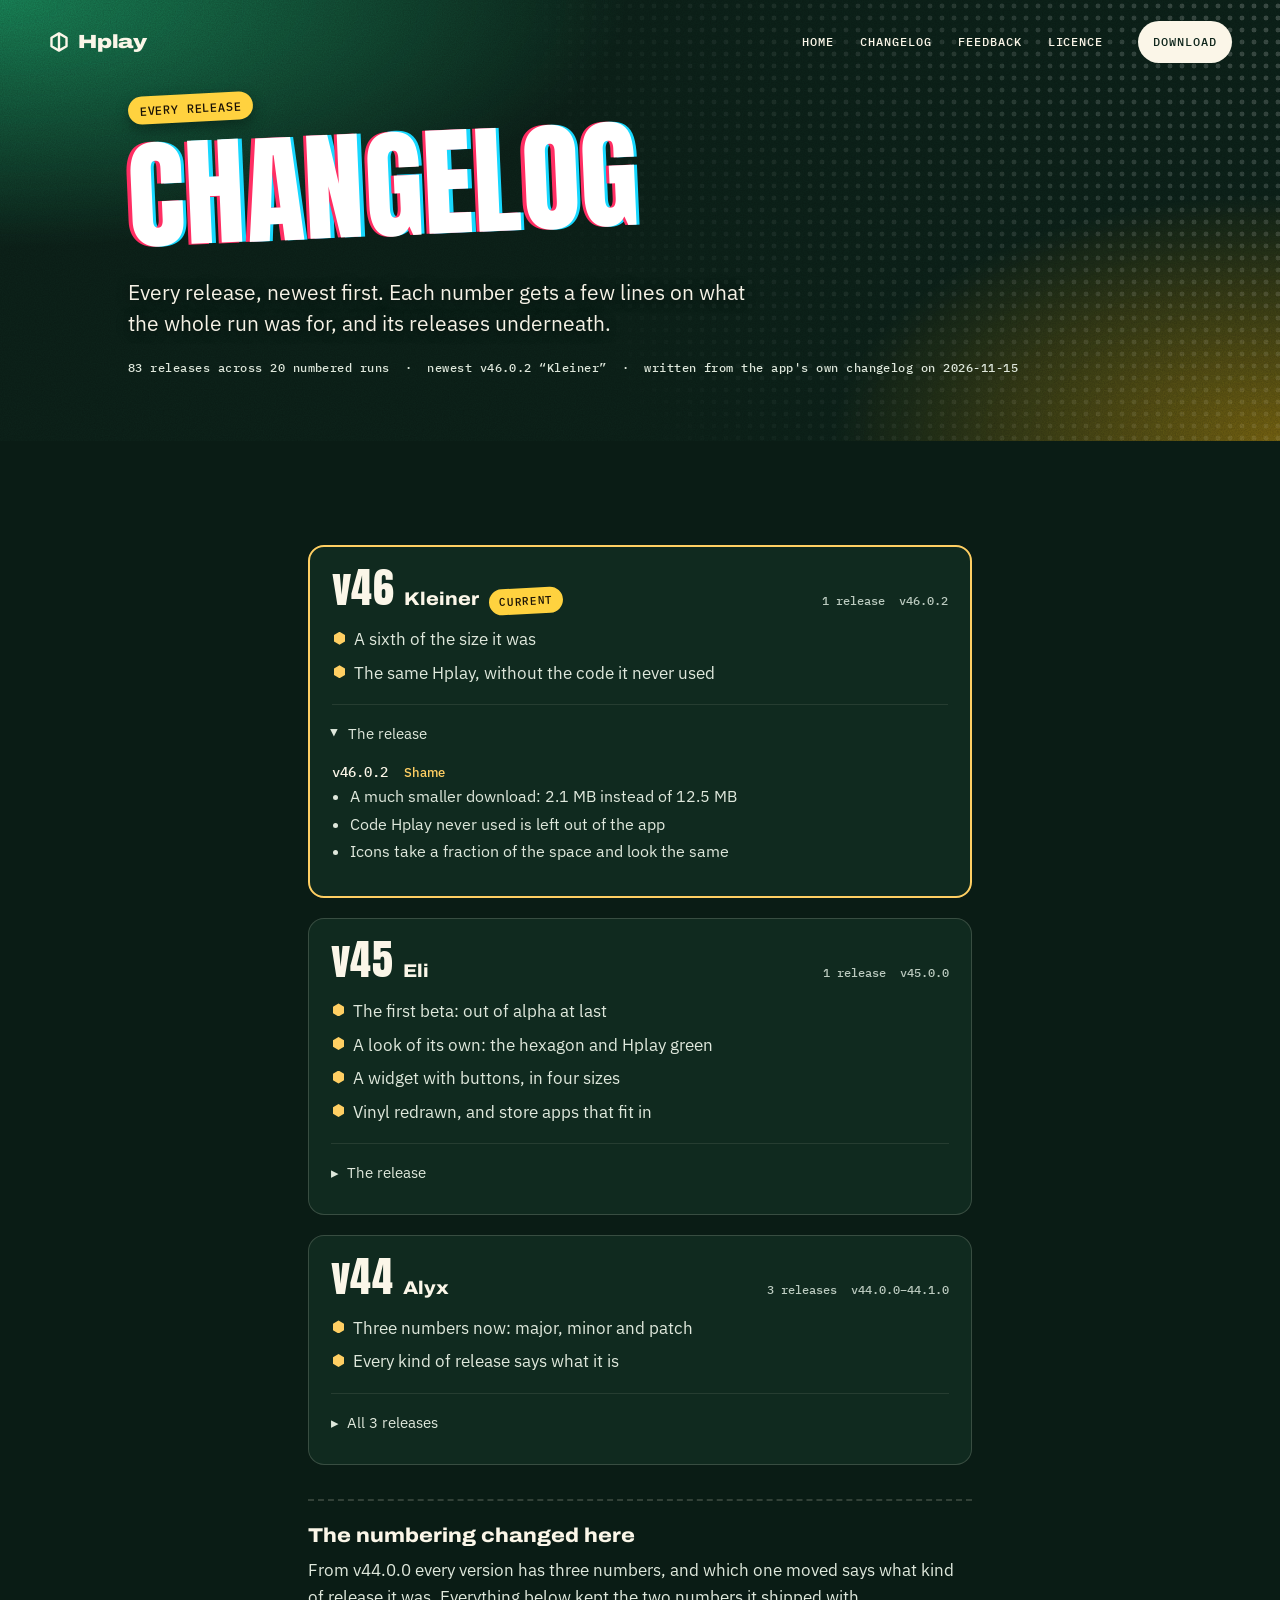
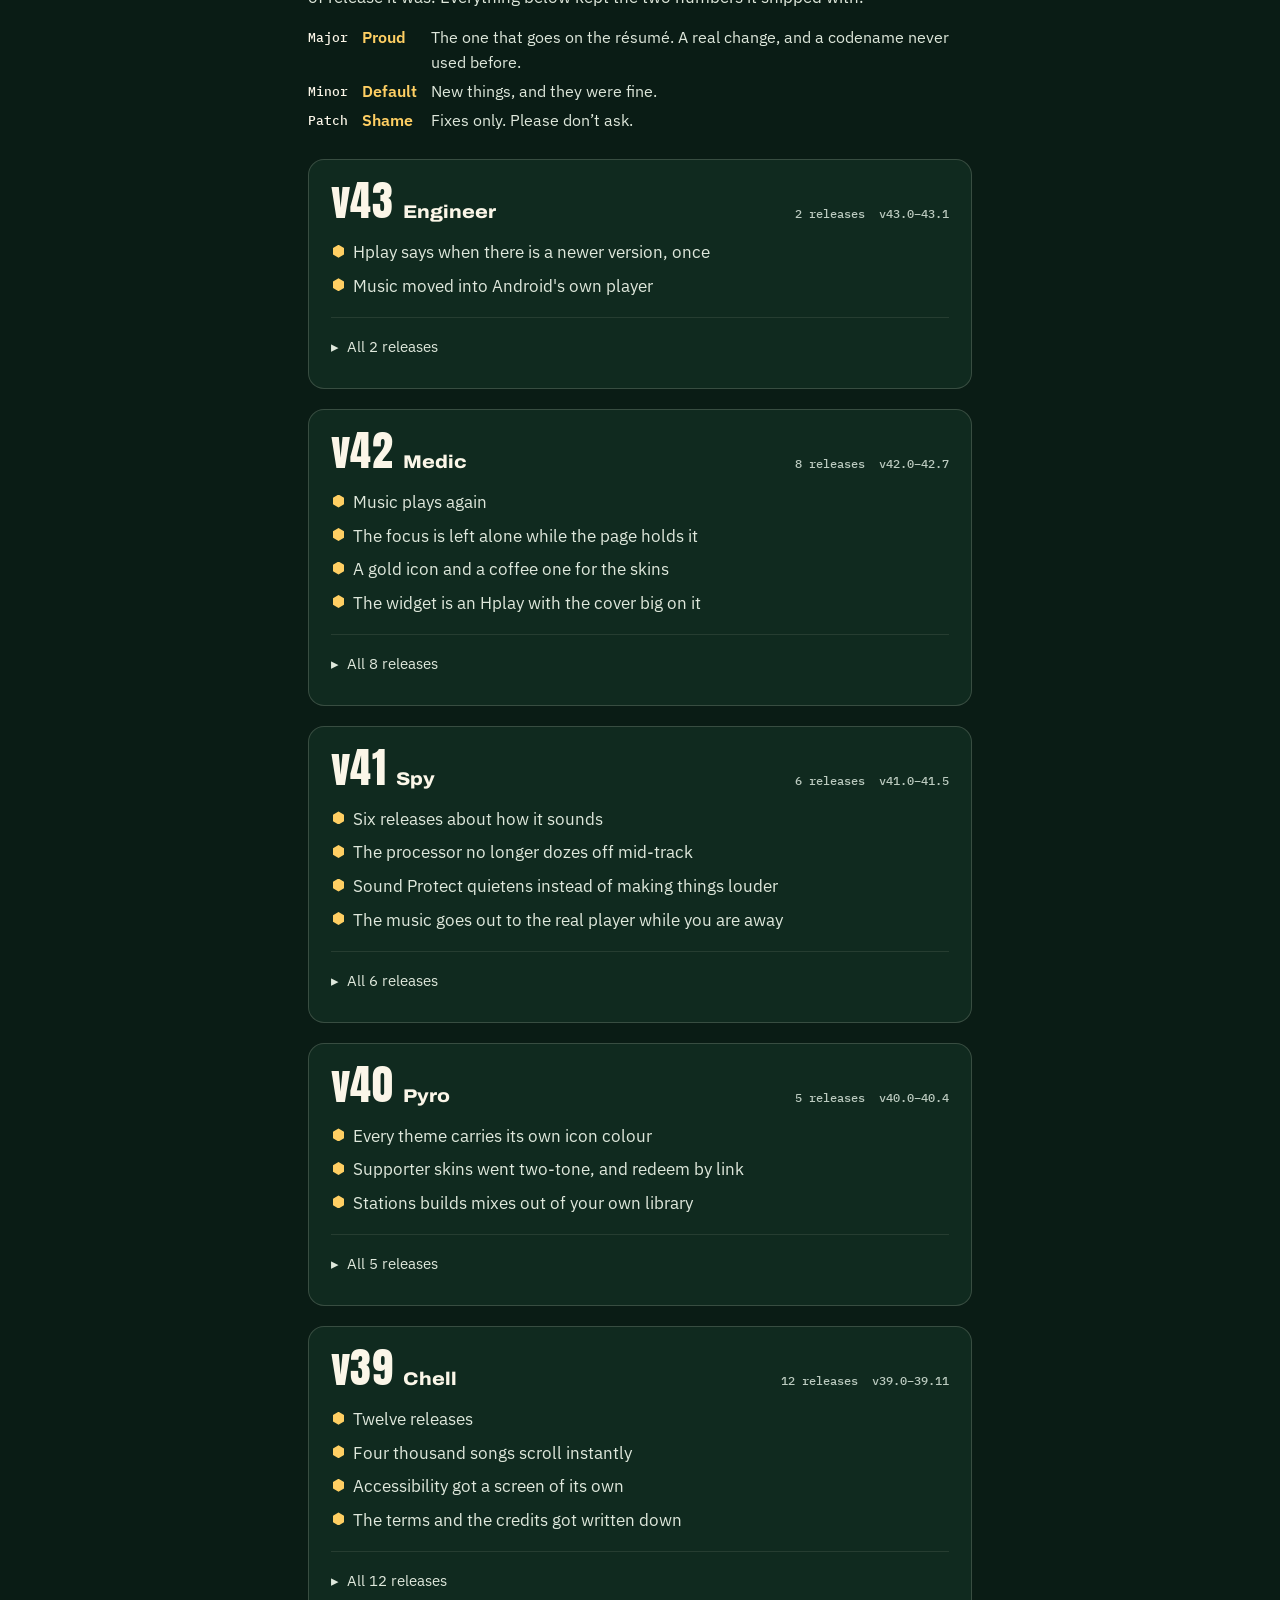
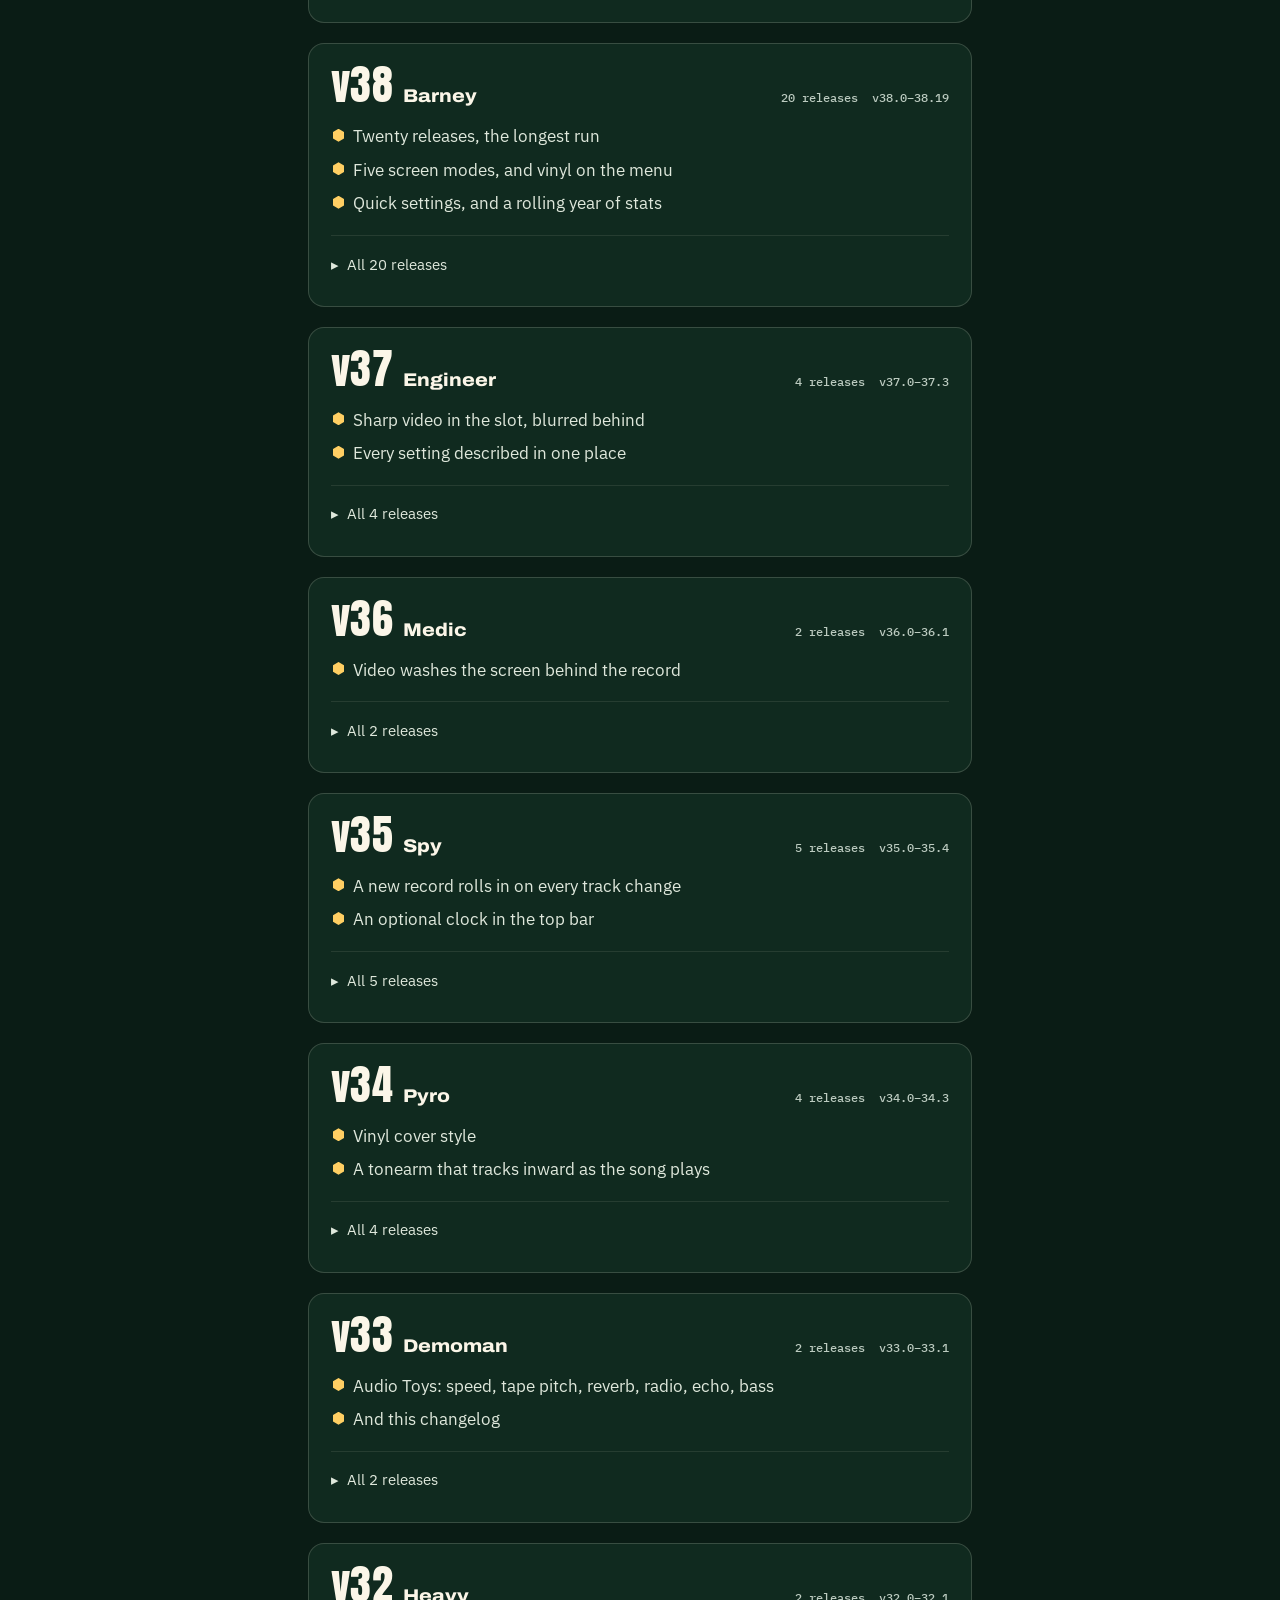
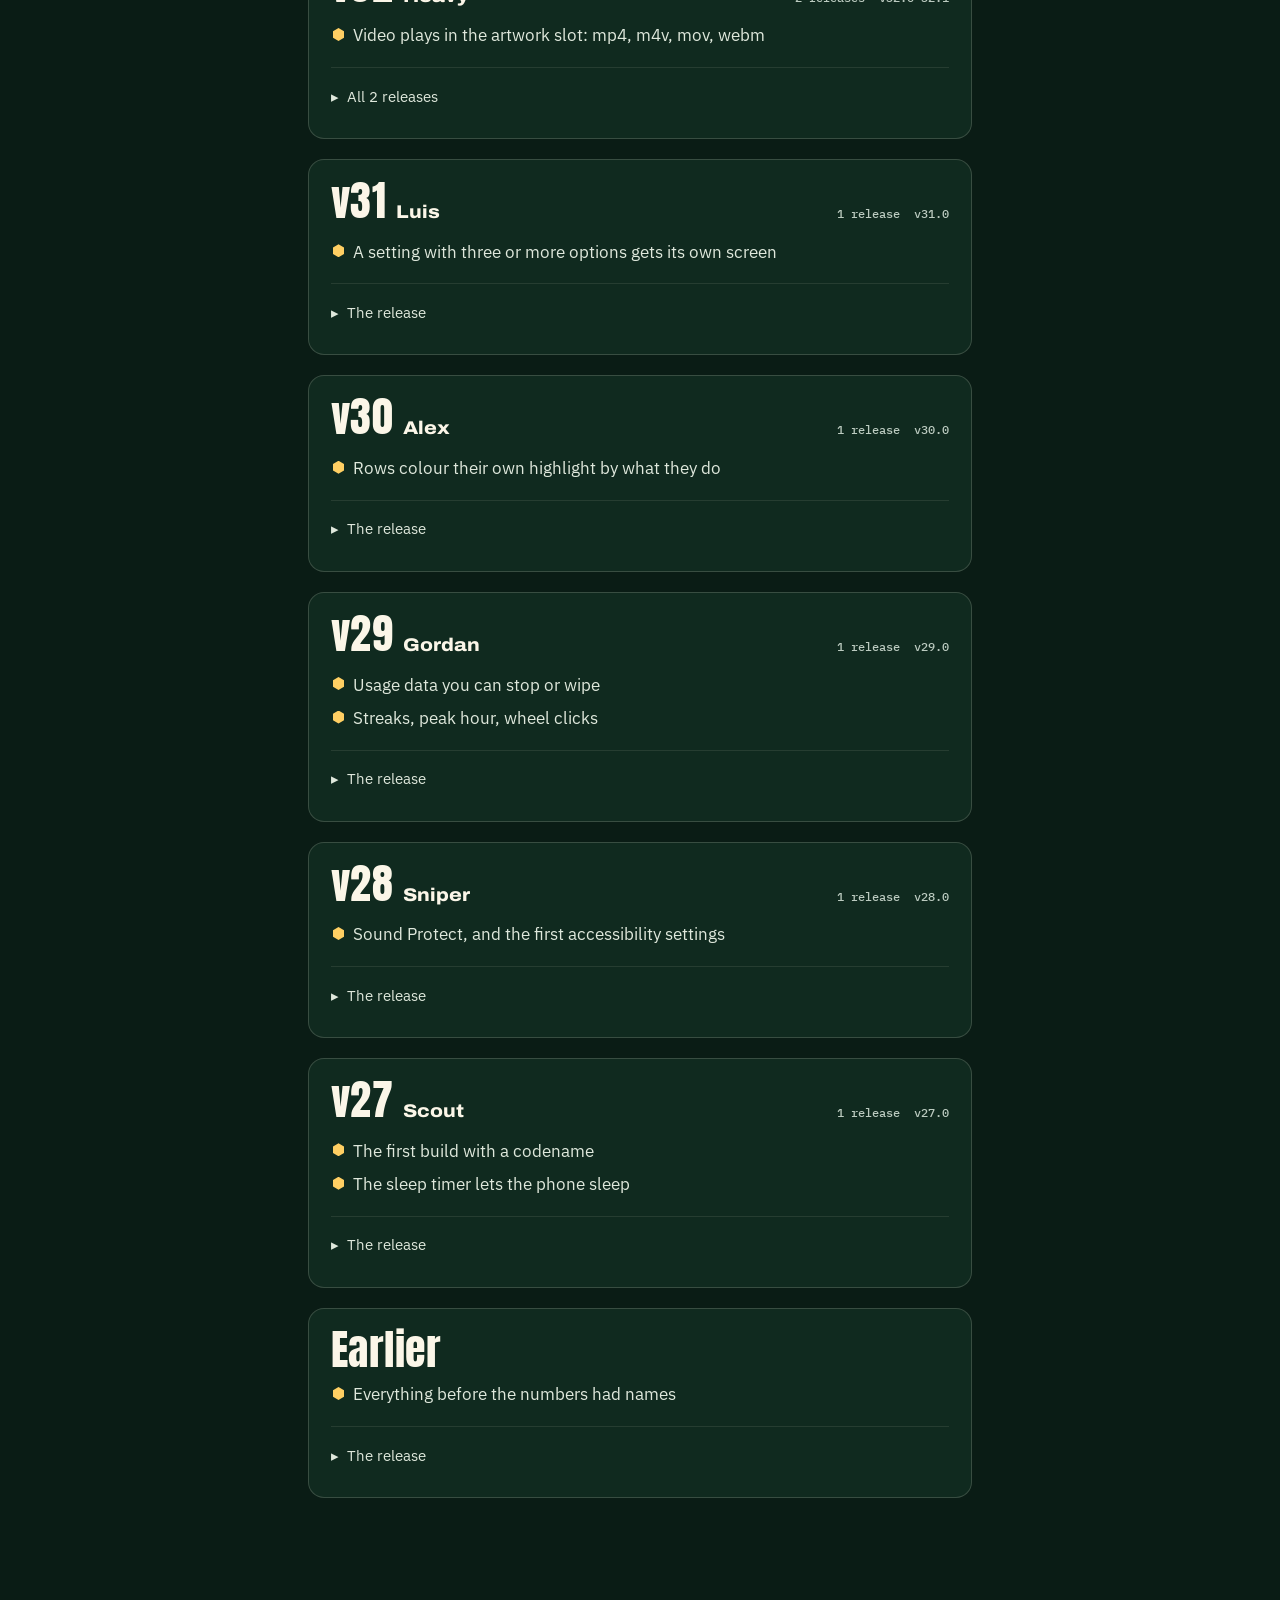
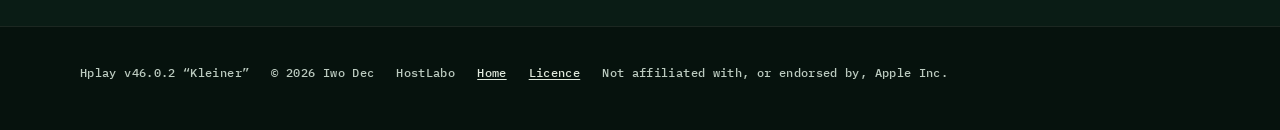
<file: changelog.html>
<!doctype html>
<html lang="en">
<head>
<meta charset="utf-8">
<link rel="canonical" href="https://iwohost.github.io/hplaysite/changelog.html">
<meta name="robots" content="index, follow, max-snippet:-1">
<meta name="viewport" content="width=device-width, initial-scale=1, viewport-fit=cover">
<meta name="color-scheme" content="dark">
<meta name="description" content="Every Hplay release, newest first, with what each numbered run was for.">
<meta name="theme-color" content="#0a1c15">
<meta name="author" content="Iwo Dec (HostLabo)">
<meta name="copyright" content="© 2026 Iwo Dec. All rights reserved.">
<link rel="icon" href="data:image/svg+xml,<svg xmlns=%22http://www.w3.org/2000/svg%22 viewBox=%220 0 32 32%22><rect width=%2232%22 height=%2232%22 rx=%227%22 fill=%22%2323845a%22/><circle cx=%2216%22 cy=%2216%22 r=%2210%22 fill=%22%23fbf6e8%22/><rect x=%2211.5%22 y=%2211.5%22 width=%229%22 height=%229%22 rx=%223%22 fill=%22%23f4ac3a%22/></svg>">
<title>Hplay Changelog</title>
<link rel="preload" href="fonts/anton.woff2" as="font" type="font/woff2" crossorigin>
<link rel="stylesheet" href="fonts/fonts.css">
<link rel="stylesheet" href="site.css">
<style>
  /* Only what this page has that the others do not: the runs and their releases. The rest
     (type, colours, the poster at the top, the foot) is the site's own site.css. The fonts
     come from the site too, so opening this page asks nobody else for anything. */
  .run{ background:var(--night2); border:1px solid var(--line); border-radius:16px;
        padding:20px 22px; margin:0 0 20px; }
  .run.now{ border-color:var(--amber1); border-width:2px; }
  @media (max-width:520px){ .run{ padding:16px; } }

  .runhead{ display:flex; align-items:baseline; gap:10px; flex-wrap:wrap; margin-bottom:.5rem; }
  .runhead h2{ font-family:var(--head); font-weight:400; font-size:2.6rem; line-height:1; margin:0;
               letter-spacing:.01em; }
  .runhead .code{ font-family:var(--display); font-stretch:112%; font-weight:800; color:var(--ink);
                  font-size:1.15rem; }
  .runhead .count{ font-family:var(--mono); font-size:.74rem; color:var(--muted);
                   margin-left:auto; white-space:nowrap; }
  .tag{ font-family:var(--mono); font-weight:500; font-size:.7rem; letter-spacing:.06em;
        text-transform:uppercase; background:var(--yellow); color:#1a1206;
        border-radius:999px; padding:4px 10px; transform:rotate(-3deg); }

  .about{ margin:0 0 4px; padding:0; list-style:none; }
  .about li{ color:var(--ink-soft); padding:3px 0 3px 22px; position:relative; }
  .about li::before{ content:""; position:absolute; left:2px; top:.5em; width:11px; height:13px;
                     background:var(--amber1);
                     clip-path:polygon(50% 0, 100% 25%, 100% 75%, 50% 100%, 0 75%, 0 25%); }

  details{ margin-top:14px; border-top:1px solid var(--line-soft); padding-top:6px; }
  summary{ cursor:pointer; color:var(--ink-soft); font-size:.95rem; list-style:none;
           min-height:44px; display:flex; align-items:center; gap:8px; }
  summary::-webkit-details-marker{ display:none; }
  summary::before{ content:"\25B8"; display:inline-block; transition:transform .15s; }
  details[open] summary::before{ transform:rotate(90deg); }
  summary:hover{ color:var(--amber1); }

  .rel{ margin:10px 0 0; }
  .rel h3{ font-family:var(--mono); font-stretch:100%; font-size:.86rem; font-weight:500; margin:0 0 .2rem;
           color:var(--ink); letter-spacing:0; }
  .rel ul{ margin:0 0 12px; padding-left:18px; color:var(--ink-soft); font-size:.97rem; }
  .rel li{ margin:.14rem 0; }
  .rel h3 .kind{ font-family:var(--body); font-weight:500; color:var(--amber1);
                 margin-left:8px; font-size:.82rem; }

  .renumber{ margin:34px 0 26px; padding:18px 0 0; border-top:2px dashed var(--line); }
  .renumber h2{ font-family:var(--display); font-stretch:112%; font-weight:800; font-size:1.25rem; margin:0 0 .35rem; }
  .renumber p{ color:var(--ink-soft); margin:0 0 .8rem; max-width:44rem; }
  .renumber dl{ display:grid; grid-template-columns:max-content max-content minmax(0,1fr); gap:4px 14px;
                margin:0; font-size:.97rem; }
  .renumber dt{ font-family:var(--mono); font-size:.84rem; font-weight:500; padding-top:.15em; }
  .renumber dd{ margin:0; color:var(--ink-soft); }
  .renumber dd.k{ font-weight:600; color:var(--amber1); }
  @media (max-width:520px){ .renumber dl{ grid-template-columns:max-content minmax(0,1fr); }
                            .renumber dd:not(.k){ grid-column:2; } }
</style>
</head>
<body>
<a class="skiplink" href="#main">Skip to the content</a>
<div class="poster">
  <div class="halftone" aria-hidden="true"></div>
  <header class="top">
    <a class="mark" href="./" aria-label="Hplay, home"><svg viewBox="0 0 24 24" fill="none" stroke="currentColor" stroke-width="2.6" stroke-linejoin="round" aria-hidden="true"><path d="M12 2.6 20.2 7.3v9.4L12 21.4 3.8 16.7V7.3z"/><path d="M12 2.6v18.8"/></svg>Hplay</a>
    <span class="sp"></span>
    <nav aria-label="Site"><a href="./">Home</a><a href="changelog.html" aria-current="page">Changelog</a><a href="feedback.html">Feedback</a><a href="license.html">Licence</a></nav>
    <a class="pill" href="https://hplay.hosttost.workers.dev/hplay-latest.apk">Download</a>
  </header>
  <div class="wrap">
    <span class="sticker">Every release</span>
    <h1 class="head">Changelog</h1>
    <p class="dek">Every release, newest first. Each number gets a few lines on what the whole run was for, and its releases underneath.</p>
    <p class="stamp">83 releases across 20 numbered runs &nbsp;·&nbsp; newest v46.0.2 “Kleiner” &nbsp;·&nbsp; written from the app's own changelog on 2026-11-15</p>
  </div>
</div>

<main id="main" class="band plain">
<div class="wrap narrow">
  <div class="run now">
    <div class="runhead">
      <h2>v46</h2>
      <span class="code">Kleiner</span>
      <span class="tag">current</span>
      <span class="count">1 release &nbsp;v46.0.2</span>
    </div>
    <ul class="about">
      <li>A sixth of the size it was</li>
      <li>The same Hplay, without the code it never used</li>
    </ul>
    <details open>
      <summary>The release</summary>
      <div class="rel">
        <h3>v46.0.2 <span class="kind">Shame</span></h3>
        <ul>
          <li>A much smaller download: 2.1 MB instead of 12.5 MB</li>
          <li>Code Hplay never used is left out of the app</li>
          <li>Icons take a fraction of the space and look the same</li>
        </ul>
      </div>
    </details>
  </div>

  <div class="run">
    <div class="runhead">
      <h2>v45</h2>
      <span class="code">Eli</span>
      <span class="count">1 release &nbsp;v45.0.0</span>
    </div>
    <ul class="about">
      <li>The first beta: out of alpha at last</li>
      <li>A look of its own: the hexagon and Hplay green</li>
      <li>A widget with buttons, in four sizes</li>
      <li>Vinyl redrawn, and store apps that fit in</li>
    </ul>
    <details>
      <summary>The release</summary>
      <div class="rel">
        <h3>v45.0.0 <span class="kind">Proud</span></h3>
        <ul>
          <li>Vinyl mode, redrawn from the groove up</li>
          <li>Each record is pressed in its cover's own colours</li>
          <li>The colour comes from the corners the label hides</li>
          <li>Fine grooves, track gaps and a light that stays still</li>
          <li>A proper tonearm, with its shadow on the record</li>
          <li>Pause lifts the arm and lets the record coast</li>
          <li>Play spins it up and lowers the needle again</li>
          <li>A new song rolls the old record off and its own on</li>
          <li>The main menu shows the same record, smaller</li>
          <li>The text backing matches Paper and Night screens</li>
          <li>Store apps follow your screen mode, Dark too</li>
          <li>They follow Display Size as well</li>
          <li>Installed apps update themselves from Get More</li>
          <li>An update keeps the app's save and its stats line</li>
          <li>No white flash when an app opens in Dark or Night</li>
          <li>Text inside store apps is as sharp as the rest</li>
          <li>A new look: Hplay green with a cream wheel</li>
          <li>The back button wears the HostLabo hexagon</li>
          <li>A rounded middle button, and fresher colours</li>
          <li>New installs start on Hplay colours and Dark</li>
          <li>Launcher icons redrawn to match the new wheel</li>
          <li>Every pop-up is a small Hplay window now</li>
          <li>If something breaks, Hplay offers to send a report</li>
          <li>You choose; it never includes your music</li>
          <li>Notes is gone from Apps, to keep Hplay about music</li>
          <li>Every widget size is listed: one cell, square, bar, big</li>
          <li>The widget and lock screen never keep the last cover</li>
          <li>A new widget: the cover, the title and the artist</li>
          <li>Play, next and previous work right on the widget</li>
          <li>Four sizes, from a single cell up to four by two</li>
          <li>Cover Style on Vinyl puts the record on the widget</li>
          <li>The widget follows your colour, Match Icon or not</li>
          <li>Six click sounds: Classic, Soft, Tick, Pop and more</li>
          <li>Turn through them in Feel to hear each one</li>
          <li>Click Volume: Quiet, Normal or Loud</li>
          <li>Haptic Strength: Light, Normal or Strong</li>
          <li>Chimes: two notes when a song starts or a list ends</li>
          <li>Font: Noto Sans, Noto Serif and Noto Mono, under Look</li>
          <li>Hplay is a beta now, not an alpha</li>
        </ul>
      </div>
    </details>
  </div>

  <div class="run">
    <div class="runhead">
      <h2>v44</h2>
      <span class="code">Alyx</span>
      <span class="count">3 releases &nbsp;v44.0.0&ndash;44.1.0</span>
    </div>
    <ul class="about">
      <li>Three numbers now: major, minor and patch</li>
      <li>Every kind of release says what it is</li>
    </ul>
    <details>
      <summary>All 3 releases</summary>
      <div class="rel">
        <h3>v44.1.0 <span class="kind">Default</span></h3>
        <ul>
          <li>Wrapped shows the real covers of your top songs</li>
          <li>They go from your phone straight into the page</li>
          <li>Top artists get a picture too: their most played cover</li>
          <li>Gold and Coffee are free skins for everyone now</li>
          <li>Credits: who made it, what it uses, and who helped</li>
          <li>Supporters are thanked by name, not with a skin</li>
          <li>Opening a file from another app no longer wipes your stats</li>
          <li>Deleting or erasing anything asks you first</li>
          <li>Holding the volume buttons just changes the volume</li>
          <li>Skipping songs that way is in Playback, if you want it</li>
          <li>A shared link keeps the sleeves; covers are too big</li>
          <li>Play works again after the last song has ended</li>
          <li>A video paused from the notification stays paused</li>
          <li>Unplugging headphones stops a video in the background</li>
          <li>The sleep timer stops a video in the background too</li>
          <li>Adding songs no longer moves your resume point</li>
          <li>A hand-sorted playlist keeps its order after a rescan</li>
          <li>Erase All really erases usage data, even mid-song</li>
          <li>Gold and Coffee are still there after Erase All</li>
          <li>Listening time counts on after leaving the visualizer</li>
          <li>Hplay, paused, no longer stops other apps playing</li>
        </ul>
      </div>
      <div class="rel">
        <h3>v44.0.1 <span class="kind">Shame</span></h3>
        <ul>
          <li>No more lag when you leave the app or come back to it</li>
          <li>Songs stay in Android's own player now, as promised</li>
          <li>Pause, seek, speed and the sleep timer work out there</li>
          <li>A song that will not play is skipped, not left silent</li>
          <li>Wrapped opens right here again, with Close and Share</li>
        </ul>
      </div>
      <div class="rel">
        <h3>v44.0.0 <span class="kind">Proud</span></h3>
        <ul>
          <li>Version numbers changed: from here on, three of them</li>
          <li>Major is Proud, Minor is Default, Patch is Shame</li>
          <li>Each codename is used once, and never again</li>
          <li>The Changelog marks where the numbering changed</li>
        </ul>
      </div>
    </details>
  </div>

  <section class="renumber" aria-labelledby="renumber">
    <h2 id="renumber">The numbering changed here</h2>
    <p>From v44.0.0 every version has three numbers, and which one moved says what kind of release it was. Everything below kept the two numbers it shipped with.</p>
    <dl>
      <dt>Major</dt><dd class="k">Proud</dd><dd>The one that goes on the r&eacute;sum&eacute;. A real change, and a codename never used before.</dd>
      <dt>Minor</dt><dd class="k">Default</dd><dd>New things, and they were fine.</dd>
      <dt>Patch</dt><dd class="k">Shame</dd><dd>Fixes only. Please don&rsquo;t ask.</dd>
    </dl>
  </section>

  <div class="run">
    <div class="runhead">
      <h2>v43</h2>
      <span class="code">Engineer</span>
      <span class="count">2 releases &nbsp;v43.0&ndash;43.1</span>
    </div>
    <ul class="about">
      <li>Hplay says when there is a newer version, once</li>
      <li>Music moved into Android's own player</li>
    </ul>
    <details>
      <summary>All 2 releases</summary>
      <div class="rel">
        <h3>v43.1</h3>
        <ul>
          <li>Music now plays in Android's own player, open or not</li>
          <li>No gap and no stutter when you leave or come back</li>
          <li>Speed and the sleep timer work with the screen off</li>
          <li>Sound Protect, Effects and Bass have been taken out</li>
          <li>Supporter codes are your own now, checked online</li>
          <li>A video plays on the main menu cover as well</li>
          <li>The icon only asks to change when its colours do</li>
          <li>Wrapped gets your colours, your look and each month</li>
        </ul>
      </div>
      <div class="rel">
        <h3>v43.0</h3>
        <ul>
          <li>Says once when a newer version is out, then lets it be</li>
          <li>How far behind you are, and a few of the changes</li>
          <li>Turn it off in About Hplay, Check for Updates</li>
          <li>The Allow and Leave questions got their small heading</li>
        </ul>
      </div>
    </details>
  </div>

  <div class="run">
    <div class="runhead">
      <h2>v42</h2>
      <span class="code">Medic</span>
      <span class="count">8 releases &nbsp;v42.0&ndash;42.7</span>
    </div>
    <ul class="about">
      <li>Music plays again</li>
      <li>The focus is left alone while the page holds it</li>
      <li>A gold icon and a coffee one for the skins</li>
      <li>The widget is an Hplay with the cover big on it</li>
    </ul>
    <details>
      <summary>All 8 releases</summary>
      <div class="rel">
        <h3>v42.7</h3>
        <ul>
          <li>The visualizer no longer keeps the music from going out</li>
          <li>Effects and speed still hold it here, as before</li>
        </ul>
      </div>
      <div class="rel">
        <h3>v42.6</h3>
        <ul>
          <li>The music is still there when you open the app again</li>
          <li>It comes back before the folder is read, so the list is instant</li>
        </ul>
      </div>
      <div class="rel">
        <h3>v42.5</h3>
        <ul>
          <li>The music folder is remembered after you close the app</li>
          <li>The wrapper is asked when you tap, not when the page loads</li>
        </ul>
      </div>
      <div class="rel">
        <h3>v42.4</h3>
        <ul>
          <li>About says what the app fetches, not only what it does not</li>
          <li>Somewhere there is a colour nobody listed</li>
        </ul>
      </div>
      <div class="rel">
        <h3>v42.3</h3>
        <ul>
          <li>The widget is an Hplay again, with the cover big on it</li>
          <li>A sliver of the wheel comes in at the bottom</li>
          <li>Corners less round than they were</li>
        </ul>
      </div>
      <div class="rel">
        <h3>v42.2</h3>
        <ul>
          <li>The widget is the cover now, and nothing else</li>
          <li>It takes any size and shape you give it</li>
        </ul>
      </div>
      <div class="rel">
        <h3>v42.1</h3>
        <ul>
          <li>The supporter skins have a home screen icon of their own</li>
          <li>The changelog opens on the numbers, not every release</li>
        </ul>
      </div>
      <div class="rel">
        <h3>v42.0</h3>
        <ul>
          <li>Music plays again — it was stopping itself half a second in</li>
          <li>A call or another app stops it properly while it is away</li>
        </ul>
      </div>
    </details>
  </div>

  <div class="run">
    <div class="runhead">
      <h2>v41</h2>
      <span class="code">Spy</span>
      <span class="count">6 releases &nbsp;v41.0&ndash;41.5</span>
    </div>
    <ul class="about">
      <li>Six releases about how it sounds</li>
      <li>The processor no longer dozes off mid-track</li>
      <li>Sound Protect quietens instead of making things louder</li>
      <li>The music goes out to the real player while you are away</li>
    </ul>
    <details>
      <summary>All 6 releases</summary>
      <div class="rel">
        <h3>v41.5</h3>
        <ul>
          <li>Nothing newer than Android 7 without a check</li>
        </ul>
      </div>
      <div class="rel">
        <h3>v41.4</h3>
        <ul>
          <li>Music moves to the real player while you are away</li>
          <li>It keeps going track after track out there</li>
          <li>Effects and speed keep it where it is, as before</li>
        </ul>
      </div>
      <div class="rel">
        <h3>v41.3</h3>
        <ul>
          <li>Sound Protect quietens instead of making it louder</li>
          <li>Hplay gives way to calls and other apps</li>
          <li>Opening a changed folder is much quicker</li>
          <li>Reading tags no longer breaks up the music</li>
        </ul>
      </div>
      <div class="rel">
        <h3>v41.2</h3>
        <ul>
          <li>The processor stays awake while music plays</li>
          <li>Nothing is redrawn while the app is away</li>
        </ul>
      </div>
      <div class="rel">
        <h3>v41.1</h3>
        <ul>
          <li>Hplay notices when the music folder changed</li>
          <li>Unchanged folders are not read again</li>
          <li>Rescan Folder exists on the phone now</li>
          <li>The visualizer waits to be turned on</li>
        </ul>
      </div>
      <div class="rel">
        <h3>v41.0</h3>
        <ul>
          <li>High Contrast goes back to the screen you had</li>
          <li>Speak Selection has a voice behind it now</li>
          <li>It says so when the phone has no voice</li>
        </ul>
      </div>
    </details>
  </div>

  <div class="run">
    <div class="runhead">
      <h2>v40</h2>
      <span class="code">Pyro</span>
      <span class="count">5 releases &nbsp;v40.0&ndash;40.4</span>
    </div>
    <ul class="about">
      <li>Every theme carries its own icon colour</li>
      <li>Supporter skins went two-tone, and redeem by link</li>
      <li>Stations builds mixes out of your own library</li>
    </ul>
    <details>
      <summary>All 5 releases</summary>
      <div class="rel">
        <h3>v40.4</h3>
        <ul>
          <li>Stations, under Music</li>
          <li>Six cuts of your own library, and why</li>
          <li>Worked out here, sent nowhere</li>
        </ul>
      </div>
      <div class="rel">
        <h3>v40.3</h3>
        <ul>
          <li>The visualizer stays on between songs</li>
          <li>One Visualizer row in Look, picture and all</li>
          <li>The cover is cropped into the ring, not squashed</li>
          <li>Hold a supporter skin for its other finishes</li>
        </ul>
      </div>
      <div class="rel">
        <h3>v40.2</h3>
        <ul>
          <li>A supporter link turns the skin on for you</li>
          <li>No code to type in unless you want to</li>
        </ul>
      </div>
      <div class="rel">
        <h3>v40.1</h3>
        <ul>
          <li>The supporter skins are two-tone now</li>
          <li>A theme can name both halves of its icon</li>
        </ul>
      </div>
      <div class="rel">
        <h3>v40.0</h3>
        <ul>
          <li>Store themes get the right home screen icon</li>
          <li>Pick the icon colour yourself, per theme</li>
        </ul>
      </div>
    </details>
  </div>

  <div class="run">
    <div class="runhead">
      <h2>v39</h2>
      <span class="code">Chell</span>
      <span class="count">12 releases &nbsp;v39.0&ndash;39.11</span>
    </div>
    <ul class="about">
      <li>Twelve releases</li>
      <li>Four thousand songs scroll instantly</li>
      <li>Accessibility got a screen of its own</li>
      <li>The terms and the credits got written down</li>
    </ul>
    <details>
      <summary>All 12 releases</summary>
      <div class="rel">
        <h3>v39.11</h3>
        <ul>
          <li>Two supporter skins, Golden and Coffee</li>
          <li>Redeem a code under Look, Body Color</li>
          <li>The old Gold theme is gone from the store</li>
        </ul>
      </div>
      <div class="rel">
        <h3>v39.10</h3>
        <ul>
          <li>A Thank You list for anyone who buys a coffee</li>
        </ul>
      </div>
      <div class="rel">
        <h3>v39.9</h3>
        <ul>
          <li>A coffee row at the top of About, if you want it</li>
          <li>Erase Everything looks dangerous in every screen mode</li>
        </ul>
      </div>
      <div class="rel">
        <h3>v39.8</h3>
        <ul>
          <li>Big libraries are quick now, not sluggish</li>
          <li>A four thousand song list scrolls instantly</li>
        </ul>
      </div>
      <div class="rel">
        <h3>v39.7</h3>
        <ul>
          <li>Accessibility has a screen of its own</li>
          <li>It can read the highlighted row out loud</li>
          <li>Mono sound, balance, a steadier wheel</li>
          <li>Rescanning no longer renumbers your songs</li>
        </ul>
      </div>
      <div class="rel">
        <h3>v39.6</h3>
        <ul>
          <li>Nine more apps swapped the wheel for the d-pad</li>
          <li>Holding an arm repeats, for apps that ask</li>
          <li>Minefield can flag a square with B</li>
        </ul>
      </div>
      <div class="rel">
        <h3>v39.5</h3>
        <ul>
          <li>About says who made this and on what terms</li>
          <li>Free to use forever. Please do not resell it</li>
        </ul>
      </div>
      <div class="rel">
        <h3>v39.4</h3>
        <ul>
          <li>Visualizer: a third Now Playing screen</li>
          <li>Four pictures, turn the wheel to swap</li>
          <li>It takes its colour from the cover</li>
        </ul>
      </div>
      <div class="rel">
        <h3>v39.3</h3>
        <ul>
          <li>About now has a Legal page</li>
          <li>Wording avoids a trademark that is not ours</li>
        </ul>
      </div>
      <div class="rel">
        <h3>v39.2</h3>
        <ul>
          <li>Changing colour no longer throws you out</li>
          <li>Leaving Look asks before swapping the icon</li>
        </ul>
      </div>
      <div class="rel">
        <h3>v39.1</h3>
        <ul>
          <li>A played video no longer sits over later covers</li>
          <li>The restart question fits on the screen</li>
        </ul>
      </div>
      <div class="rel">
        <h3>v39.0</h3>
        <ul>
          <li>The cover really shows behind the words now</li>
          <li>Pale covers get dark writing instead of white</li>
          <li>Hold a setting to peek, let go to put it away</li>
        </ul>
      </div>
    </details>
  </div>

  <div class="run">
    <div class="runhead">
      <h2>v38</h2>
      <span class="code">Barney</span>
      <span class="count">20 releases &nbsp;v38.0&ndash;38.19</span>
    </div>
    <ul class="about">
      <li>Twenty releases, the longest run</li>
      <li>Five screen modes, and vinyl on the menu</li>
      <li>Quick settings, and a rolling year of stats</li>
    </ul>
    <details>
      <summary>All 20 releases</summary>
      <div class="rel">
        <h3>v38.19</h3>
        <ul>
          <li>Your Year, Wrapped, under Statistics</li>
          <li>A slideshow of your listening, on the website</li>
        </ul>
      </div>
      <div class="rel">
        <h3>v38.18</h3>
        <ul>
          <li>The cover can wash across the screen, blurred</li>
          <li>Offers to restart when the home screen icon changes</li>
          <li>The hold-for-help card stops closing by itself</li>
        </ul>
      </div>
      <div class="rel">
        <h3>v38.17</h3>
        <ul>
          <li>Shorter, plainer wording on every setting</li>
          <li>No more dashes in the middle of sentences</li>
        </ul>
      </div>
      <div class="rel">
        <h3>v38.16</h3>
        <ul>
          <li>Hold the middle button on a setting to see what it does</li>
        </ul>
      </div>
      <div class="rel">
        <h3>v38.15</h3>
        <ul>
          <li>Lyrics are gone for now. They looked bad here</li>
          <li>Long names walk across at a readable pace</li>
          <li>Scrolling Names can be switched off under Feel</li>
        </ul>
      </div>
      <div class="rel">
        <h3>v38.14</h3>
        <ul>
          <li>The icon follows where you stop, not what you scroll past</li>
        </ul>
      </div>
      <div class="rel">
        <h3>v38.13</h3>
        <ul>
          <li>The home screen icon copies your body and wheel</li>
        </ul>
      </div>
      <div class="rel">
        <h3>v38.12</h3>
        <ul>
          <li>The home screen icon can follow your body colour</li>
        </ul>
      </div>
      <div class="rel">
        <h3>v38.11</h3>
        <ul>
          <li>Open a music file from anywhere and it plays here</li>
          <li>A file opened that way is played, not kept</li>
        </ul>
      </div>
      <div class="rel">
        <h3>v38.10</h3>
        <ul>
          <li>The strip at the bottom scrolls too</li>
          <li>Tips that are actually worth doing</li>
        </ul>
      </div>
      <div class="rel">
        <h3>v38.9</h3>
        <ul>
          <li>Long names scroll instead of being cut off</li>
          <li>Back from the first track goes to the last</li>
          <li>Songs with words say so properly, and read better</li>
          <li>The tutorial starts you at the main menu</li>
          <li>One turn of the wheel is one tutorial step</li>
          <li>It takes you into Music and Settings itself</li>
          <li>Tips, under Settings, About Hplay</li>
        </ul>
      </div>
      <div class="rel">
        <h3>v38.8</h3>
        <ul>
          <li>Apps stop restarting themselves</li>
          <li>Apps can save where you got to</li>
          <li>See-through photos stay see-through</li>
        </ul>
      </div>
      <div class="rel">
        <h3>v38.7</h3>
        <ul>
          <li>Music videos keep playing with the screen off</li>
          <li>They come back on screen at the same spot</li>
        </ul>
      </div>
      <div class="rel">
        <h3>v38.6</h3>
        <ul>
          <li>Folders are your playlists again</li>
          <li>A longer tutorial you actually try things in</li>
        </ul>
      </div>
      <div class="rel">
        <h3>v38.5</h3>
        <ul>
          <li>Covers are back on songs from your folder</li>
          <li>Songs are not read again every time you open it</li>
          <li>Covers work on older phones too</li>
        </ul>
      </div>
      <div class="rel">
        <h3>v38.4</h3>
        <ul>
          <li>Adding a photo works properly now</li>
          <li>A photo that cannot be saved says so</li>
        </ul>
      </div>
      <div class="rel">
        <h3>v38.3</h3>
        <ul>
          <li>Cover art is read from the song itself now</li>
          <li>Artwork works with no internet at all</li>
          <li>mp3, flac, m4a, ogg and opus, art and lyrics</li>
          <li>Songs that lost their cover offline get it back</li>
        </ul>
      </div>
      <div class="rel">
        <h3>v38.2</h3>
        <ul>
          <li>Songs with no cover get one of Hplay’s own</li>
          <li>Twenty sleeves, and a song always lands on the same one</li>
        </ul>
      </div>
      <div class="rel">
        <h3>v38.1</h3>
        <ul>
          <li>Songs list is alphabetical at last</li>
          <li>The big letter only shows where it means something</li>
          <li>Songs can no longer be deleted from here</li>
          <li>Statistics are kept until you delete them</li>
          <li>Bass no longer drags a reverb along with it</li>
          <li>Settings sorted into Playback, Sound, Look and Feel</li>
          <li>Extras folded in with Apps</li>
          <li>Apps can add one line to Statistics</li>
          <li>Apps can ask for a d-pad instead of the wheel</li>
        </ul>
      </div>
      <div class="rel">
        <h3>v38.0</h3>
        <ul>
          <li>Five screen modes, not two</li>
          <li>Vinyl reaches the main menu</li>
          <li>Video no longer resizes the screen</li>
          <li>Lists loop if you ask them twice</li>
          <li>Quick settings behind play/pause</li>
          <li>Sleep timer can dim as it runs</li>
          <li>Stats keep a rolling year</li>
        </ul>
      </div>
    </details>
  </div>

  <div class="run">
    <div class="runhead">
      <h2>v37</h2>
      <span class="code">Engineer</span>
      <span class="count">4 releases &nbsp;v37.0&ndash;37.3</span>
    </div>
    <ul class="about">
      <li>Sharp video in the slot, blurred behind</li>
      <li>Every setting described in one place</li>
    </ul>
    <details>
      <summary>All 4 releases</summary>
      <div class="rel">
        <h3>v37.3</h3>
        <ul>
          <li>Cover art reaches the lock screen</li>
          <li>Backspace no longer closes Search</li>
        </ul>
      </div>
      <div class="rel">
        <h3>v37.2</h3>
        <ul>
          <li>Erase Everything now clears notes too</li>
          <li>Settings described in one place</li>
        </ul>
      </div>
      <div class="rel">
        <h3>v37.1</h3>
        <ul>
          <li>Cover style plays the video again</li>
          <li>Sharp in the slot, blurred behind</li>
        </ul>
      </div>
      <div class="rel">
        <h3>v37.0</h3>
        <ul>
          <li>Video plays behind both cover styles</li>
          <li>Full frame rate, barely blurred</li>
          <li>Now Playing goes light over a video</li>
        </ul>
      </div>
    </details>
  </div>

  <div class="run">
    <div class="runhead">
      <h2>v36</h2>
      <span class="code">Medic</span>
      <span class="count">2 releases &nbsp;v36.0&ndash;36.1</span>
    </div>
    <ul class="about">
      <li>Video washes the screen behind the record</li>
    </ul>
    <details>
      <summary>All 2 releases</summary>
      <div class="rel">
        <h3>v36.1</h3>
        <ul>
          <li>Backdrop sharper and more visible</li>
          <li>Labels never flash pale any more</li>
        </ul>
      </div>
      <div class="rel">
        <h3>v36.0</h3>
        <ul>
          <li>Videos wash the screen behind the record</li>
          <li>Artwork keeps the label to itself</li>
        </ul>
      </div>
    </details>
  </div>

  <div class="run">
    <div class="runhead">
      <h2>v35</h2>
      <span class="code">Spy</span>
      <span class="count">5 releases &nbsp;v35.0&ndash;35.4</span>
    </div>
    <ul class="about">
      <li>A new record rolls in on every track change</li>
      <li>An optional clock in the top bar</li>
    </ul>
    <details>
      <summary>All 5 releases</summary>
      <div class="rel">
        <h3>v35.4</h3>
        <ul>
          <li>Video labels show their first frame</li>
          <li>No more pale flash as a record rolls in</li>
        </ul>
      </div>
      <div class="rel">
        <h3>v35.3</h3>
        <ul>
          <li>Needle sits above the text backdrop</li>
        </ul>
      </div>
      <div class="rel">
        <h3>v35.2</h3>
        <ul>
          <li>Shading rolls in with the record</li>
          <li>Smoother roll, no more restarting</li>
        </ul>
      </div>
      <div class="rel">
        <h3>v35.1</h3>
        <ul>
          <li>Optional clock in the top bar</li>
        </ul>
      </div>
      <div class="rel">
        <h3>v35.0</h3>
        <ul>
          <li>A new record rolls in on track change</li>
          <li>Videos play on the record label</li>
          <li>Bigger artwork, steadier spin</li>
        </ul>
      </div>
    </details>
  </div>

  <div class="run">
    <div class="runhead">
      <h2>v34</h2>
      <span class="code">Pyro</span>
      <span class="count">4 releases &nbsp;v34.0&ndash;34.3</span>
    </div>
    <ul class="about">
      <li>Vinyl cover style</li>
      <li>A tonearm that tracks inward as the song plays</li>
    </ul>
    <details>
      <summary>All 4 releases</summary>
      <div class="rel">
        <h3>v34.3</h3>
        <ul>
          <li>The tonearm casts a shadow</li>
          <li>Rounder disc, label sits proud</li>
          <li>Holding centre on Now Playing does nothing</li>
        </ul>
      </div>
      <div class="rel">
        <h3>v34.2</h3>
        <ul>
          <li>A tonearm rides the record</li>
          <li>It tracks inward as the song plays</li>
          <li>Record tucks behind the text</li>
        </ul>
      </div>
      <div class="rel">
        <h3>v34.1</h3>
        <ul>
          <li>Vinyl catches the light as it turns</li>
          <li>It rocks gently, and glows in the dark</li>
        </ul>
      </div>
      <div class="rel">
        <h3>v34.0</h3>
        <ul>
          <li>Cover Style: play it as a vinyl record</li>
          <li>Spins with the music, stops when paused</li>
        </ul>
      </div>
    </details>
  </div>

  <div class="run">
    <div class="runhead">
      <h2>v33</h2>
      <span class="code">Demoman</span>
      <span class="count">2 releases &nbsp;v33.0&ndash;33.1</span>
    </div>
    <ul class="about">
      <li>Audio Toys: speed, tape pitch, reverb, radio, echo, bass</li>
      <li>And this changelog</li>
    </ul>
    <details>
      <summary>All 2 releases</summary>
      <div class="rel">
        <h3>v33.1</h3>
        <ul>
          <li>This changelog</li>
          <li>Changelog steps version by version</li>
        </ul>
      </div>
      <div class="rel">
        <h3>v33.0</h3>
        <ul>
          <li>Audio Toys: speed and tape pitch</li>
          <li>Reverb, vinyl, radio, echo and wide</li>
          <li>Bass boost, plus a reset</li>
        </ul>
      </div>
    </details>
  </div>

  <div class="run">
    <div class="runhead">
      <h2>v32</h2>
      <span class="code">Heavy</span>
      <span class="count">2 releases &nbsp;v32.0&ndash;32.1</span>
    </div>
    <ul class="about">
      <li>Video plays in the artwork slot: mp4, m4v, mov, webm</li>
    </ul>
    <details>
      <summary>All 2 releases</summary>
      <div class="rel">
        <h3>v32.1</h3>
        <ul>
          <li>Video tilts like a real cover</li>
          <li>Frame, shadow and reflection</li>
          <li>Fills the square, no black bars</li>
        </ul>
      </div>
      <div class="rel">
        <h3>v32.0</h3>
        <ul>
          <li>Video plays in the artwork slot</li>
          <li>mp4, m4v, mov and webm accepted</li>
        </ul>
      </div>
    </details>
  </div>

  <div class="run">
    <div class="runhead">
      <h2>v31</h2>
      <span class="code">Luis</span>
      <span class="count">1 release &nbsp;v31.0</span>
    </div>
    <ul class="about">
      <li>A setting with three or more options gets its own screen</li>
    </ul>
    <details>
      <summary>The release</summary>
      <div class="rel">
        <h3>v31.0</h3>
        <ul>
          <li>Settings with 3+ options get a screen</li>
          <li>Play/pause returns to Now Playing</li>
        </ul>
      </div>
    </details>
  </div>

  <div class="run">
    <div class="runhead">
      <h2>v30</h2>
      <span class="code">Alex</span>
      <span class="count">1 release &nbsp;v30.0</span>
    </div>
    <ul class="about">
      <li>Rows colour their own highlight by what they do</li>
    </ul>
    <details>
      <summary>The release</summary>
      <div class="rel">
        <h3>v30.0</h3>
        <ul>
          <li>Action rows colour their highlight</li>
          <li>Green adds, red deletes, purple looks</li>
          <li>Playlists wraps top to bottom</li>
        </ul>
      </div>
    </details>
  </div>

  <div class="run">
    <div class="runhead">
      <h2>v29</h2>
      <span class="code">Gordan</span>
      <span class="count">1 release &nbsp;v29.0</span>
    </div>
    <ul class="about">
      <li>Usage data you can stop or wipe</li>
      <li>Streaks, peak hour, wheel clicks</li>
    </ul>
    <details>
      <summary>The release</summary>
      <div class="rel">
        <h3>v29.0</h3>
        <ul>
          <li>Usage Data: stop or wipe the stats</li>
          <li>Skips, streaks, peak hour, wheel clicks</li>
          <li>Statistics scrolls now</li>
        </ul>
      </div>
    </details>
  </div>

  <div class="run">
    <div class="runhead">
      <h2>v28</h2>
      <span class="code">Sniper</span>
      <span class="count">1 release &nbsp;v28.0</span>
    </div>
    <ul class="about">
      <li>Sound Protect, and the first accessibility settings</li>
    </ul>
    <details>
      <summary>The release</summary>
      <div class="rel">
        <h3>v28.0</h3>
        <ul>
          <li>Sound Protect loudness limiter</li>
          <li>Accessibility: size, motion, haptics</li>
          <li>Fixed glitch when reopening the app</li>
        </ul>
      </div>
    </details>
  </div>

  <div class="run">
    <div class="runhead">
      <h2>v27</h2>
      <span class="code">Scout</span>
      <span class="count">1 release &nbsp;v27.0</span>
    </div>
    <ul class="about">
      <li>The first build with a codename</li>
      <li>The sleep timer lets the phone sleep</li>
    </ul>
    <details>
      <summary>The release</summary>
      <div class="rel">
        <h3>v27.0</h3>
        <ul>
          <li>First build with a Valve codename</li>
          <li>Multi-page About, YouTube app</li>
          <li>Sleep timer dims, phone can sleep</li>
        </ul>
      </div>
    </details>
  </div>

  <div class="run">
    <div class="runhead">
      <h2>Earlier</h2>
    </div>
    <ul class="about">
      <li>Everything before the numbers had names</li>
    </ul>
    <details>
      <summary>The release</summary>
      <div class="rel">
        <h3>Earlier</h3>
        <ul>
          <li>The wheel, library, playlists, notes</li>
          <li>Themes, decals, apps and games</li>
        </ul>
      </div>
    </details>
  </div>
</div>
</main>

<footer class="foot" role="contentinfo">
  <div class="in">
  <span>Hplay v46.0.2 “Kleiner”</span>
  <span>&copy; 2026 Iwo Dec</span>
  <span>HostLabo</span>
  <span><a href="./">Home</a></span>
  <span><a href="license.html">Licence</a></span>
  <span>Not affiliated with, or endorsed by, Apple Inc.</span>
  </div>
</footer>
</body>
</html>
</file>
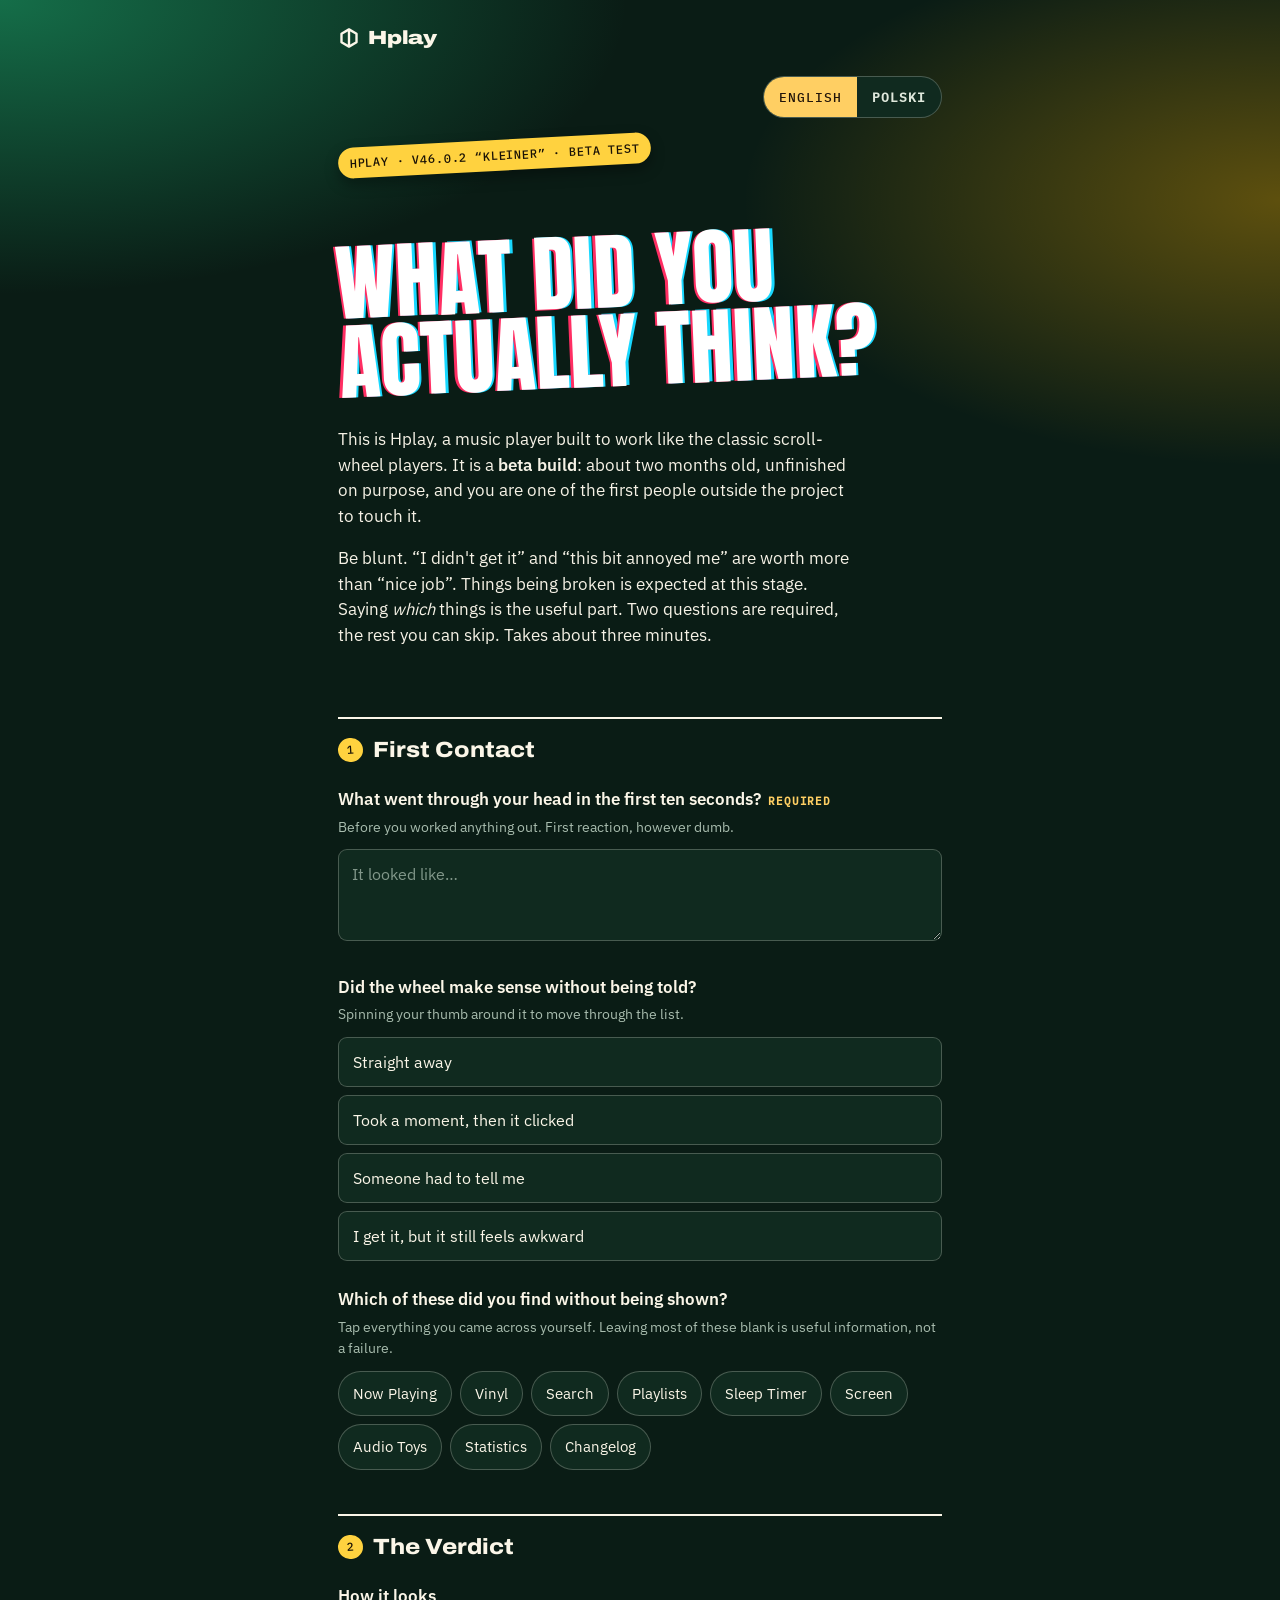
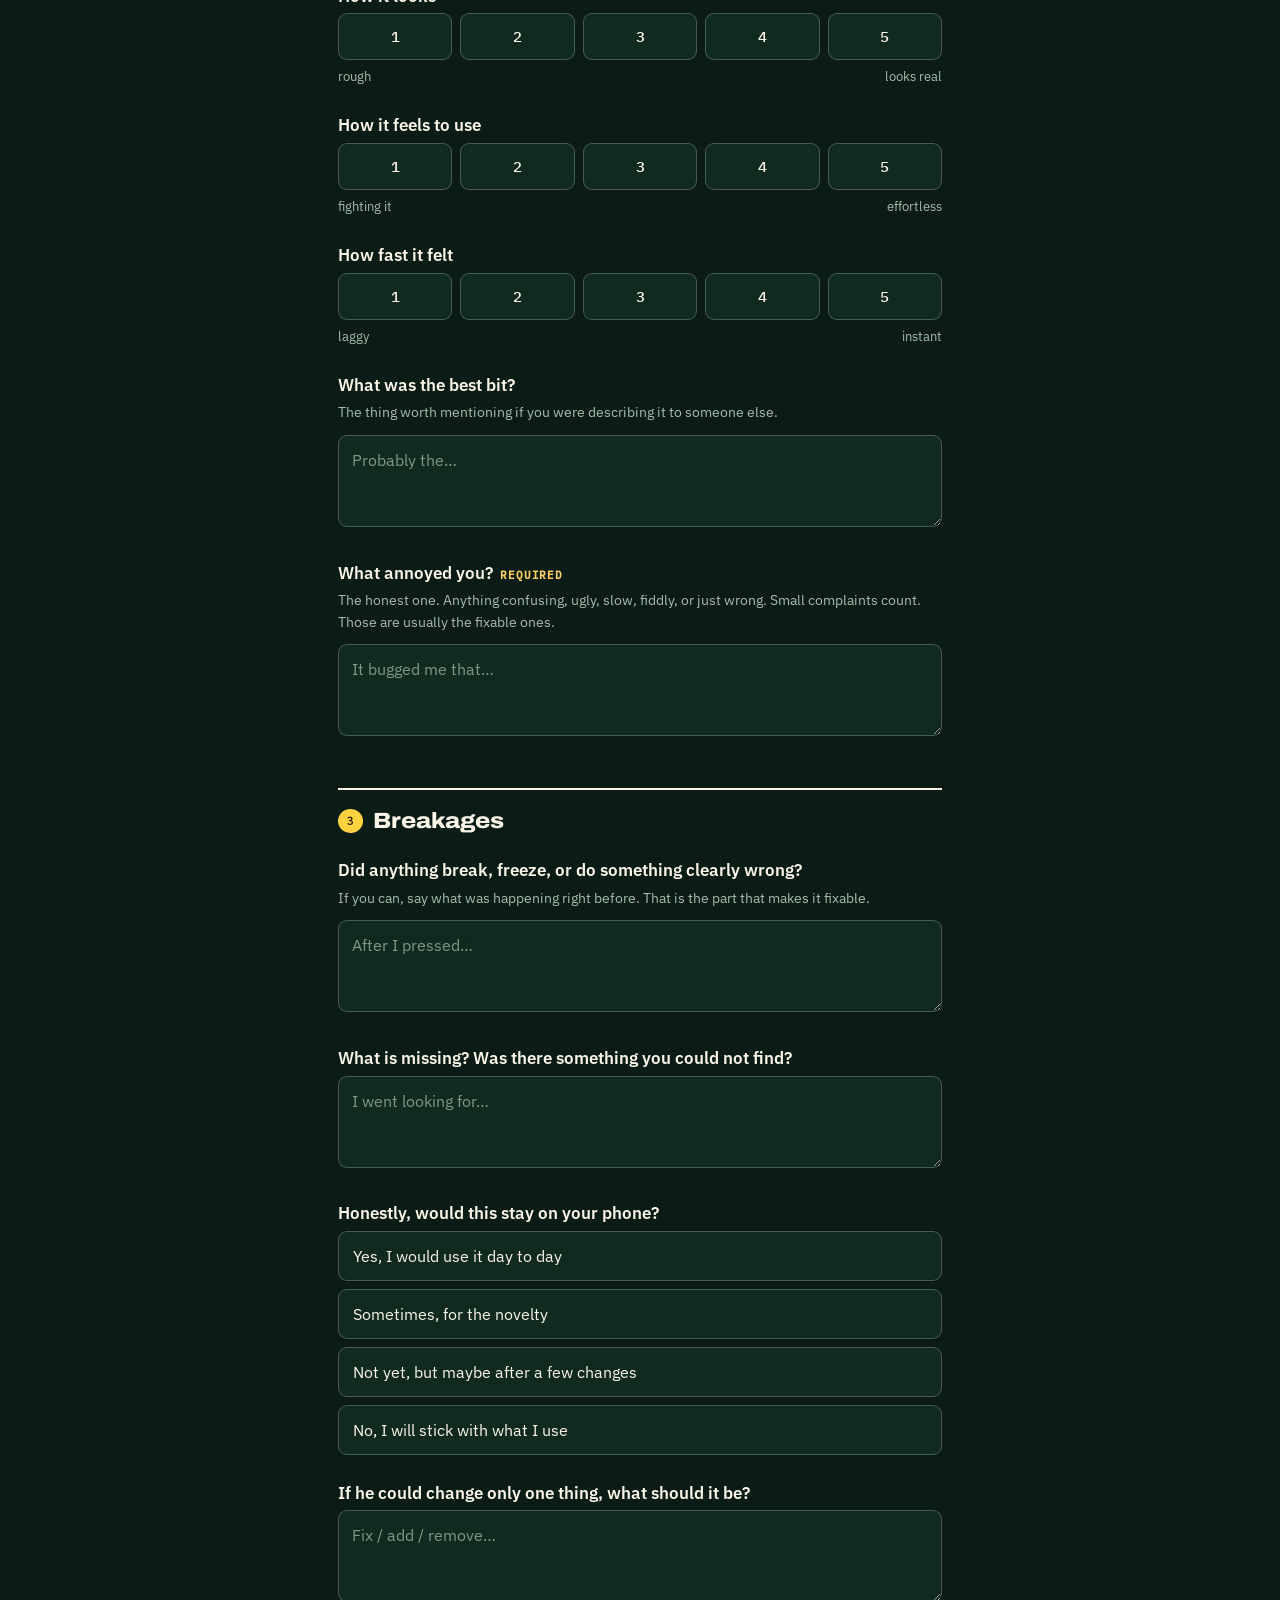
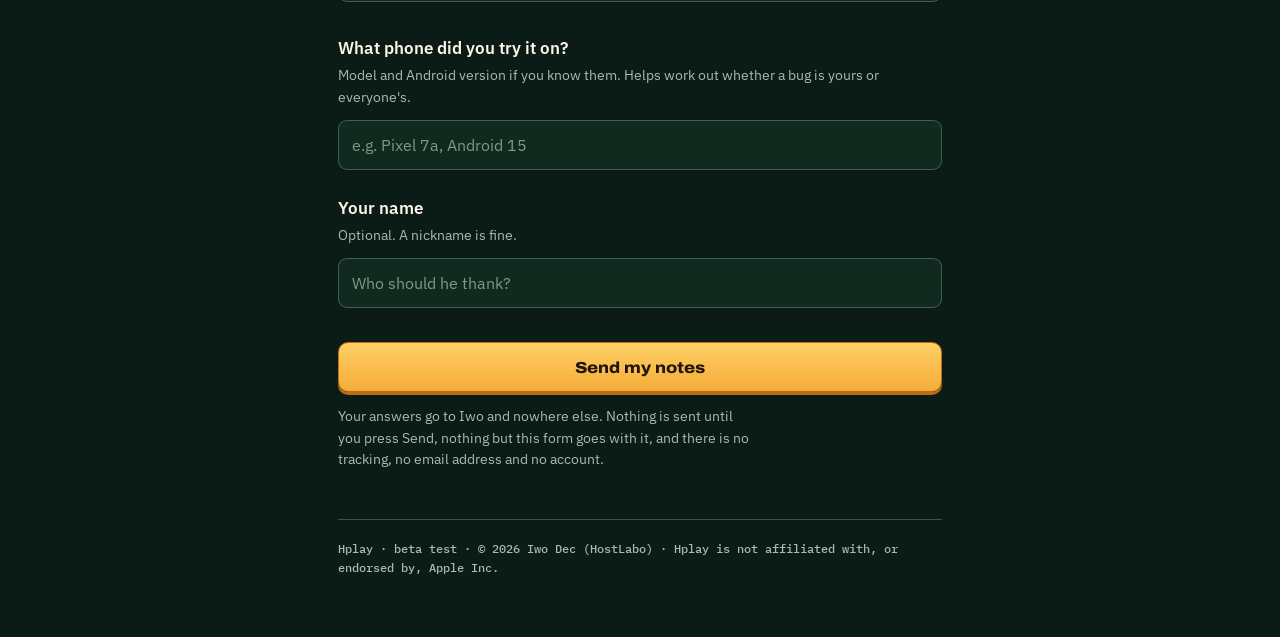
<file: feedback.html>
<!doctype html>
<html lang="en">
<head>
<meta charset="utf-8">
<meta name="viewport" content="width=device-width, initial-scale=1, viewport-fit=cover">
<meta name="color-scheme" content="dark">
<meta name="description" content="Tester notes for the Hplay beta, in English or Polish.">
<meta name="theme-color" content="#0a1c15">
<link rel="icon" href="data:image/svg+xml,<svg xmlns=%22http://www.w3.org/2000/svg%22 viewBox=%220 0 32 32%22><rect width=%2232%22 height=%2232%22 rx=%227%22 fill=%22%2323845a%22/><circle cx=%2216%22 cy=%2216%22 r=%2210%22 fill=%22%23fbf6e8%22/><rect x=%2211.5%22 y=%2211.5%22 width=%229%22 height=%229%22 rx=%223%22 fill=%22%23f4ac3a%22/></svg>">
<style>
  *{ box-sizing:border-box; }
  html{ -webkit-text-size-adjust:100%; }
  body{ margin:0; }
  img{ max-width:100%; }
  [hidden]{ display:none !important; }
  .backhome{
    max-width:960px; margin:0 auto; padding:14px 20px 0;
    font-family:"IBM Plex Mono",ui-monospace,Menlo,Consolas,monospace;
    font-size:12px; letter-spacing:.08em; text-transform:uppercase;
  }
  .backhome a{ color:#1b6fd0; text-decoration:none; }
  .backhome a:hover{ text-decoration:underline; }
  @media (prefers-color-scheme: dark){ .backhome a{ color:#64a6f0; } }
</style>
<link rel="canonical" href="https://iwohost.github.io/hplaysite/feedback.html">
<title>Hplay Tester Notes</title>
<link rel="preload" href="fonts/anton.woff2" as="font" type="font/woff2" crossorigin>
<link rel="stylesheet" href="fonts/fonts.css">
<script>
/* ---------------------------------------------------------------------------
   WHERE TESTER NOTES GO.

   To have them emailed to you:
     1. go to web3forms.com, put in hostlabosupport@gmail.com, press the button
     2. they email you an access key — a long string that looks like a uuid
     3. paste it between the quotes below, and push

   Leave it empty and nothing breaks. The page falls back to what it does today:
   it writes the notes out as text with a button that opens an email with them
   already filled in.

   The key is not a secret. It only means "send to the address that asked for
   this key" — it cannot be used to read anything — which is why it is safe
   sitting in a public page. Your email address is NOT in here, which is the
   other reason to use a key rather than posting straight to an address.
   --------------------------------------------------------------------------- */
window.HPLAY_POSTBOX = '1851de0b-3432-44a0-9c75-81463fb7beb2';
</script>
</head>
<body>
<a class="skiplink" href="#main">Skip to the form</a>
<div class="backhome"><a href="./" aria-label="Hplay, home"><svg viewBox="0 0 24 24" fill="none" stroke="currentColor" stroke-width="2.6" stroke-linejoin="round" aria-hidden="true"><path d="M12 2.6 20.2 7.3v9.4L12 21.4 3.8 16.7V7.3z"/><path d="M12 2.6v18.8"/></svg>Hplay</a></div>
<style>
  /* One palette. The site has one look now, the dark one the home page wears, so the
     light and dark copies of these that used to follow the system setting are gone. */
  :root{
    --ground:#0a1c15; --panel:#102a1f; --panel-2:#0d2319;
    --ink:#fbf6e8; --ink-soft:#dfe8dc; --muted:#a8bcae;
    --line:rgba(251,246,232,.24); --line-soft:rgba(251,246,232,.1);
    --accent:#ffcf63; --accent-ink:#ffcf63; --accent-soft:#3a2f12;
    --good:#5fe0a6; --good-soft:#123826;
    --shadow:0 1px 2px rgba(0,0,0,.5), 0 10px 30px -14px rgba(0,0,0,.8);
    --display:"Archivo","Helvetica Neue",Helvetica,Arial,sans-serif;
    --body:"IBM Plex Sans","Helvetica Neue",Helvetica,Arial,sans-serif;
    --mono:"IBM Plex Mono",ui-monospace,Menlo,Consolas,monospace;
    --head:"Anton",Impact,"Arial Narrow",sans-serif;
    color-scheme:dark;
  }

  body{ background:var(--ground); color:var(--ink); font-family:var(--body);
        font-size:16.5px; line-height:1.55; -webkit-font-smoothing:antialiased; }
  .wrap{ max-width:640px; margin:0 auto; padding-inline:18px; padding-block:0 60px; }

  /* ---- language switch, first thing on the page ---- */
  .lang{ display:flex; justify-content:flex-end; gap:0; padding-block:16px 0; }
  .lang .seg{ display:flex; border:1px solid var(--line); border-radius:999px;
              overflow:hidden; background:var(--panel); }
  .lang button{
    font-family:var(--mono); font-size:12.5px; letter-spacing:.08em; text-transform:uppercase;
    padding:9px 15px; min-height:40px; border:0; background:none; color:var(--muted);
    cursor:pointer; border-radius:0;
  }
  .lang button[aria-pressed="true"]{ background:var(--accent); color:#fff; font-weight:500; }
  .lang button:focus-visible{ outline:2px solid var(--accent); outline-offset:-2px; }

  header{ padding-block:22px 8px; }
  .eyebrow{ font-family:var(--mono); font-size:11.5px; letter-spacing:.14em;
            text-transform:uppercase; color:var(--muted); margin-bottom:12px; }
  h1{ font-family:var(--display); font-size:clamp(34px,8vw,46px); font-weight:800;
      letter-spacing:-.02em; line-height:1.05; margin-bottom:12px; text-wrap:balance; }
  .intro{ color:var(--ink-soft); max-width:52ch; }
  .intro + .intro{ margin-top:12px; }

  .chrome{ display:flex; align-items:center; gap:10px; margin:36px 0 20px;
    padding:8px 13px; border:1px solid var(--chrome-line); border-radius:7px;
    background:linear-gradient(180deg,var(--chrome-1) 0%,var(--chrome-2) 46%,var(--chrome-3) 52%,var(--chrome-2) 100%);
    color:var(--chrome-ink); box-shadow:var(--shadow); }
  .chrome h2{ flex:1; text-align:center; font-family:var(--display); font-size:15.5px;
              font-weight:700; margin:0; color:var(--chrome-ink); }
  .chrome .n{ font-family:var(--mono); font-size:11.5px; color:var(--muted); min-width:2.2em; }
  .batt{ width:24px; height:12px; border:1.5px solid var(--chrome-line); border-radius:2.5px;
         position:relative; flex:0 0 auto; background:var(--chrome-3); }
  .batt::after{ content:""; position:absolute; right:-4px; top:2.5px; width:2px; height:5px;
                background:var(--chrome-line); border-radius:0 1px 1px 0; }
  .batt i{ position:absolute; inset:1.5px; width:86%; border-radius:1px;
           background:linear-gradient(180deg,#a4ec74,#4fb022 55%,#3d8f18); }

  .q{ margin-bottom:26px; }
  .q > label, .q .qlab{ display:block; font-weight:600; font-size:16.5px; margin-bottom:4px; }
  .q .hint{ display:block; font-size:14px; color:var(--muted); margin-bottom:11px; }
  .req{ font-family:var(--mono); font-size:11px; color:var(--accent);
        letter-spacing:.08em; text-transform:uppercase; margin-left:7px; }

  input[type=text], textarea{
    width:100%; font-family:inherit; font-size:16px; color:var(--ink);
    background:var(--panel); border:1px solid var(--line); border-radius:9px;
    padding:12px 13px; line-height:1.5;
  }
  textarea{ min-height:92px; resize:vertical; }
  input[type=text]:focus-visible, textarea:focus-visible,
  .pill:focus-within, .chip:focus-within{
    outline:2px solid var(--accent); outline-offset:2px;
  }
  ::placeholder{ color:var(--muted); opacity:.75; }

  .scale{ display:flex; gap:8px; flex-wrap:wrap; }
  .pill{ flex:1 1 56px; }
  .pill input, .chip input, .radio input{ position:absolute; opacity:0; pointer-events:none; }
  .pill span{
    display:block; text-align:center; padding:12px 6px; min-height:46px;
    border:1px solid var(--line); border-radius:9px; background:var(--panel);
    font-family:var(--mono); font-size:15px; cursor:pointer; user-select:none;
    line-height:1.4;
  }
  .pill input:checked + span{
    background:linear-gradient(180deg,#84bef0 0%,#4390e0 46%,#2064c6 52%,#3a7ad1 100%);
    border-color:var(--accent-ink); color:#fff; font-weight:500;
  }
  .ends{ display:flex; justify-content:space-between; font-size:13px; color:var(--muted); margin-top:7px; }

  .chips{ display:flex; flex-wrap:wrap; gap:8px; }
  .chip span{
    padding:10px 14px; min-height:44px; display:flex; align-items:center;
    border:1px solid var(--line); border-radius:999px; background:var(--panel);
    font-size:15px; cursor:pointer; user-select:none;
  }
  .chip input:checked + span{ background:var(--good-soft); border-color:var(--good); color:var(--ink); font-weight:500; }

  .radios{ display:grid; gap:8px; }
  .radio span{
    display:block; padding:12px 14px; min-height:46px;
    border:1px solid var(--line); border-radius:9px; background:var(--panel);
    font-size:15.5px; cursor:pointer; user-select:none;
  }
  .radio input:checked + span{ background:var(--accent-soft); border-color:var(--accent); font-weight:500; }

  .actions{ margin-top:34px; display:flex; flex-wrap:wrap; gap:12px; align-items:center; }
  button{
    font-family:var(--body); font-size:16px; font-weight:600; cursor:pointer;
    border-radius:10px; padding:14px 22px; min-height:50px; border:1px solid transparent;
  }
  .send{ background:var(--accent); color:#fff; border-color:var(--accent-ink); flex:1 1 200px; }
  .send:disabled{ opacity:.6; cursor:progress; }
  .ghost{ background:var(--panel); color:var(--ink); border-color:var(--line); }
  button:focus-visible{ outline:2px solid var(--accent); outline-offset:2px; }

  .note{ font-size:14px; color:var(--muted); margin-top:14px; max-width:52ch; }
  .err{ color:#b3372c; font-size:14.5px; margin-top:12px; }

  /* ---- the thank-you state ---- */
  #done[hidden]{ display:none; }
  #done{ padding-block:40px 0; }
  .card{ background:var(--panel); border:1px solid var(--line-soft); border-radius:12px;
         padding:24px; box-shadow:var(--shadow); }
  .saved{ display:inline-flex; align-items:center; gap:9px; font-family:var(--mono);
          font-size:12px; letter-spacing:.1em; text-transform:uppercase;
          color:var(--good); margin-bottom:14px; }
  .saved .dot{ width:9px; height:9px; border-radius:50%; background:var(--good); }
  .saved.manual{ color:var(--accent); } .saved.manual .dot{ background:var(--accent); }
  .card h2{ font-family:var(--display); font-size:26px; font-weight:700; margin-bottom:10px; }
  #summary{
    width:100%; min-height:220px; font-family:var(--mono); font-size:13px; line-height:1.6;
    background:var(--panel-2); border:1px solid var(--line-soft); border-radius:9px;
    padding:14px; color:var(--ink); margin-top:14px; white-space:pre; overflow:auto;
  }
  footer{ margin-top:48px; padding-top:20px; border-top:1px solid var(--line);
          font-family:var(--mono); font-size:12px; color:var(--muted); }

  /* ---- phones: this is the surface it is actually filled in on ---- */
  @media (max-width:480px){
    body{ font-size:16px; }
    .wrap{ padding-inline:15px; padding-block:0 44px; }
    .lang{ padding-block:12px 0; }
    header{ padding-block:16px 4px; }
    h1{ font-size:30px; }
    .intro{ font-size:15.5px; }
    .chrome{ margin:28px 0 16px; }
    .q{ margin-bottom:22px; }
    .q > label, .q .qlab{ font-size:16px; }
    .scale{ gap:6px; }
    .pill{ flex:1 1 0; min-width:0; }
    .pill span{ padding:13px 2px; font-size:16px; }
    .ends{ font-size:12.5px; }
    .chip span{ padding:11px 13px; font-size:15px; }
    .radio span{ padding:13px 13px; }
    textarea{ min-height:104px; }
    .actions{ margin-top:26px; }
    .send{ flex:1 1 100%; padding:16px 22px; min-height:54px; font-size:17px; }
    .ghost{ flex:1 1 100%; }
    #summary{ min-height:260px; font-size:12px; }
    .card{ padding:20px 17px; }
    .card h2{ font-size:22px; }
  }
  @media (prefers-reduced-motion: reduce){ *{ animation:none !important; transition:none !important; } }

  /* ---- reachable by keyboard, readable by everyone ----
     Every colour here clears 4.5:1 against the worst part of whatever is behind it, in the
     light theme and the dark one, measured rather than eyeballed. */
  .sr-only{ position:absolute; width:1px; height:1px; overflow:hidden; clip:rect(0 0 0 0); white-space:nowrap; }
  .skiplink{
    position:absolute; left:8px; top:-60px; z-index:100;
    background:#0f4fa8; color:#fff; font-weight:600;
    padding:10px 16px; border-radius:0 0 8px 8px; text-decoration:none;
  }
  .skiplink:focus{ top:0; }
  :focus-visible{ outline:3px solid var(--accent); outline-offset:2px; border-radius:4px; }

  /* ---- the site's look, laid over the form ----
     The form keeps its own stylesheet, because its class names are its own and its script
     depends on them. These rules dress it as the rest of the site: the wash and dots of the
     home page behind the top, an Anton headline tipped over with a red and cyan edge, amber
     for whatever is chosen. */
  body{ background:
      radial-gradient(70% 420px at 0% 0%, rgba(31,191,124,.5), transparent 70%),
      radial-gradient(60% 380px at 100% 200px, rgba(255,179,0,.34), transparent 70%), var(--ground);
    background-repeat:no-repeat; }
  .backhome{ max-width:640px; padding:16px 18px 0; }
  .backhome a{ color:var(--ink); font-family:var(--display); font-stretch:125%; font-weight:900; font-size:19px; letter-spacing:-.01em;
    text-transform:none; display:inline-flex; align-items:center; gap:8px; min-height:44px; padding:0; }
  .backhome a svg{ width:22px; height:22px; }
  .eyebrow{ display:inline-block; background:#ffd23f; color:#1a1206; font-weight:500; font-size:12px; letter-spacing:.07em; padding:.55em .95em .5em;
    border-radius:999px; transform:rotate(-3deg); box-shadow:0 6px 14px rgba(0,0,0,.35); margin-bottom:18px; }
  h1{ font-family:var(--head); font-weight:400; text-transform:uppercase; font-size:clamp(46px,13.5vw,84px); line-height:.94; letter-spacing:.005em; color:#fff;
    text-shadow:-.028em 0 0 #ff2e63, .028em 0 0 #18d8ff; transform:rotate(-2.5deg); transform-origin:0 60%; margin-bottom:24px; }
  .intro{ color:#f6f2e6; }
  .chrome{ background:none; border:0; border-top:2px solid var(--ink); border-radius:0; box-shadow:none; padding:14px 0 0; margin:44px 0 20px; color:var(--ink); }
  .chrome h2{ text-align:left; font-stretch:112%; font-weight:800; font-size:22px; color:var(--ink); order:2; }
  .chrome .n{ color:#1a1206; background:#ffd23f; border-radius:999px; padding:3px 9px; min-width:0; font-weight:500; transform:rotate(-4deg); }
  .batt{ display:none; }
  .req{ color:var(--accent); }
  .lang button{ color:var(--ink-soft); }
  .lang button[aria-pressed="true"]{ background:var(--accent); color:#22150a; }
  .pill input:checked + span{ background:linear-gradient(180deg,#ffcf63,#f4ac3a); border-color:#ffcf63; color:#22150a; }
  .send{ background:linear-gradient(180deg,#ffcf63,#f4ac3a); border-color:#b76f12; color:#22150a; font-family:var(--display); font-stretch:112%; font-weight:800;
    box-shadow:0 3px 0 #b76f12; }
  .err{ color:#ff9db3; }
  a{ color:var(--accent); }
  .skiplink{ background:#fbf6e8; color:#10271d; }
  @media (max-width:480px){ h1{ font-size:13.5vw; } }
</style>

<main class="wrap" id="main">

  <div class="lang">
    <div class="seg" role="group" id="langGroup">
      <button type="button" id="langEn" aria-pressed="true">English</button>
      <button type="button" id="langPl" aria-pressed="false">Polski</button>
    </div>
  </div>

  <header>
    <div class="eyebrow" data-t="eyebrow"></div>
    <h1 data-t="h1"></h1>
    <p class="intro" data-t="intro1"></p>
    <p class="intro" data-t="intro2"></p>
  </header>

  <form id="form" novalidate>
    <!-- Not for you. Bots fill in every field they find; this one is hidden from the page
         and from screen readers, so anything that ticks it is not a person. -->
    <label class="sr-only" aria-hidden="true" style="position:absolute;left:-9999px;top:0">
      Leave this untouched
      <input type="checkbox" id="botcheck" name="botcheck" tabindex="-1" autocomplete="off">
    </label>

    <div class="chrome"><span class="n">1</span><h2 data-t="sec1"></h2><span class="batt"><i></i></span></div>

    <div class="q">
      <label for="first"><span data-t="qFirst"></span><span class="req" data-t="required"></span></label>
      <span class="hint" data-t="qFirstHint"></span>
      <textarea id="first" name="first" data-tph="qFirstPh"></textarea>
    </div>

    <div class="q">
      <span class="qlab" data-t="qWheel"></span>
      <span class="hint" data-t="qWheelHint"></span>
      <div class="radios">
        <label class="radio"><input type="radio" name="wheel" value="Straight away"><span data-t="wheel1"></span></label>
        <label class="radio"><input type="radio" name="wheel" value="Took a moment"><span data-t="wheel2"></span></label>
        <label class="radio"><input type="radio" name="wheel" value="Needed telling"><span data-t="wheel3"></span></label>
        <label class="radio"><input type="radio" name="wheel" value="Still awkward"><span data-t="wheel4"></span></label>
      </div>
    </div>

    <div class="q">
      <span class="qlab" data-t="qFound"></span>
      <span class="hint" data-t="qFoundHint"></span>
      <div class="chips">
        <label class="chip"><input type="checkbox" name="found" value="Now Playing"><span>Now Playing</span></label>
        <label class="chip"><input type="checkbox" name="found" value="Vinyl mode"><span>Vinyl</span></label>
        <label class="chip"><input type="checkbox" name="found" value="Search"><span>Search</span></label>
        <label class="chip"><input type="checkbox" name="found" value="Playlists"><span>Playlists</span></label>
        <label class="chip"><input type="checkbox" name="found" value="Sleep timer"><span>Sleep Timer</span></label>
        <label class="chip"><input type="checkbox" name="found" value="Screen modes"><span>Screen</span></label>
        <label class="chip"><input type="checkbox" name="found" value="Audio toys"><span>Audio Toys</span></label>
        <label class="chip"><input type="checkbox" name="found" value="Statistics"><span>Statistics</span></label>
        <label class="chip"><input type="checkbox" name="found" value="Changelog"><span>Changelog</span></label>
      </div>
    </div>

    <div class="chrome"><span class="n">2</span><h2 data-t="sec2"></h2><span class="batt"><i></i></span></div>

    <div class="q">
      <span class="qlab" data-t="qLook"></span>
      <div class="scale" role="group">
        <label class="pill"><input type="radio" name="look" value="1"><span>1</span></label>
        <label class="pill"><input type="radio" name="look" value="2"><span>2</span></label>
        <label class="pill"><input type="radio" name="look" value="3"><span>3</span></label>
        <label class="pill"><input type="radio" name="look" value="4"><span>4</span></label>
        <label class="pill"><input type="radio" name="look" value="5"><span>5</span></label>
      </div>
      <div class="ends"><span data-t="lookLo"></span><span data-t="lookHi"></span></div>
    </div>

    <div class="q">
      <span class="qlab" data-t="qFeel"></span>
      <div class="scale" role="group">
        <label class="pill"><input type="radio" name="feel" value="1"><span>1</span></label>
        <label class="pill"><input type="radio" name="feel" value="2"><span>2</span></label>
        <label class="pill"><input type="radio" name="feel" value="3"><span>3</span></label>
        <label class="pill"><input type="radio" name="feel" value="4"><span>4</span></label>
        <label class="pill"><input type="radio" name="feel" value="5"><span>5</span></label>
      </div>
      <div class="ends"><span data-t="feelLo"></span><span data-t="feelHi"></span></div>
    </div>

    <div class="q">
      <span class="qlab" data-t="qSpeed"></span>
      <div class="scale" role="group">
        <label class="pill"><input type="radio" name="speed" value="1"><span>1</span></label>
        <label class="pill"><input type="radio" name="speed" value="2"><span>2</span></label>
        <label class="pill"><input type="radio" name="speed" value="3"><span>3</span></label>
        <label class="pill"><input type="radio" name="speed" value="4"><span>4</span></label>
        <label class="pill"><input type="radio" name="speed" value="5"><span>5</span></label>
      </div>
      <div class="ends"><span data-t="speedLo"></span><span data-t="speedHi"></span></div>
    </div>

    <div class="q">
      <label for="liked" data-t="qLiked"></label>
      <span class="hint" data-t="qLikedHint"></span>
      <textarea id="liked" name="liked" data-tph="qLikedPh"></textarea>
    </div>

    <div class="q">
      <label for="annoyed"><span data-t="qAnnoyed"></span><span class="req" data-t="required"></span></label>
      <span class="hint" data-t="qAnnoyedHint"></span>
      <textarea id="annoyed" name="annoyed" data-tph="qAnnoyedPh"></textarea>
    </div>

    <div class="chrome"><span class="n">3</span><h2 data-t="sec3"></h2><span class="batt"><i></i></span></div>

    <div class="q">
      <label for="broke" data-t="qBroke"></label>
      <span class="hint" data-t="qBrokeHint"></span>
      <textarea id="broke" name="broke" data-tph="qBrokePh"></textarea>
    </div>

    <div class="q">
      <label for="missing" data-t="qMissing"></label>
      <textarea id="missing" name="missing" data-tph="qMissingPh"></textarea>
    </div>

    <div class="q">
      <span class="qlab" data-t="qKeep"></span>
      <div class="radios">
        <label class="radio"><input type="radio" name="keep" value="Yes"><span data-t="keep1"></span></label>
        <label class="radio"><input type="radio" name="keep" value="Sometimes"><span data-t="keep2"></span></label>
        <label class="radio"><input type="radio" name="keep" value="Not yet"><span data-t="keep3"></span></label>
        <label class="radio"><input type="radio" name="keep" value="No"><span data-t="keep4"></span></label>
      </div>
    </div>

    <div class="q">
      <label for="changefirst" data-t="qChange"></label>
      <textarea id="changefirst" name="changefirst" data-tph="qChangePh"></textarea>
    </div>

    <div class="q">
      <label for="device" data-t="qDevice"></label>
      <span class="hint" data-t="qDeviceHint"></span>
      <input type="text" id="device" name="device" data-tph="qDevicePh">
    </div>

    <div class="q">
      <label for="who" data-t="qWho"></label>
      <span class="hint" data-t="qWhoHint"></span>
      <input type="text" id="who" name="who" data-tph="qWhoPh">
    </div>

    <div class="actions">
      <button type="submit" class="send" id="send" data-t="send"></button>
    </div>
    <p class="note" id="mode" data-t="privacy"></p>
    <p class="err" id="err" role="alert" hidden></p>
  </form>

  <div id="done" hidden>
    <div class="card">
      <span class="saved" id="savedBadge"><span class="dot"></span><span id="savedText"></span></span>
      <h2 data-t="thanks"></h2>
      <p style="color:var(--ink-soft);" id="doneMsg"></p>
      <div id="manualBlock" hidden>
        <p style="color:var(--ink-soft); margin-top:14px;" data-t="manualMsg"></p>
        <label class="sr-only" for="summary" data-t="summaryLabel">Your notes, as text</label>
        <textarea id="summary" readonly></textarea>
        <div class="actions">
          <button type="button" class="send" id="mailit" data-t="mailit"></button>
          <button type="button" class="ghost" id="copy" data-t="copy"></button>
          <button type="button" class="ghost" id="reopen" data-t="back"></button>
        </div>
      </div>
      <div class="actions" id="doneActions">
        <button type="button" class="ghost" id="reopen2" data-t="change"></button>
      </div>
    </div>
  </div>

  <footer role="contentinfo" data-t="footer"></footer>
</main>

<script>
(function(){
  /* Everything the page says, in both languages. The Polish is written to avoid gendered
     verb forms wherever it can, because a tester should not have to read a form that assumes
     their gender, and "wypełniłeś/aś" everywhere reads terribly. */
  var T = {
    en: {
      mailit: "Send it to me by email",
      summaryLabel: "Your notes, as text",
      eyebrow:'Hplay · v46.0.2 “Kleiner” · beta test',
      h1:'What did you actually think?',
      intro1:'This is Hplay, a music player built to work like the classic scroll-wheel players. It is a <b>beta build</b>: about two months old, unfinished on purpose, and you are one of the first people outside the project to touch it.',
      intro2:'Be blunt. “I didn\'t get it” and “this bit annoyed me” are worth more than “nice job”. Things being broken is expected at this stage. Saying <em>which</em> things is the useful part. Two questions are required, the rest you can skip. Takes about three minutes.',
      sec1:'First Contact', sec2:'The Verdict', sec3:'Breakages',
      required:'required',
      qFirst:'What went through your head in the first ten seconds?',
      qFirstHint:'Before you worked anything out. First reaction, however dumb.',
      qFirstPh:'It looked like…',
      qWheel:'Did the wheel make sense without being told?',
      qWheelHint:'Spinning your thumb around it to move through the list.',
      wheel1:'Straight away', wheel2:'Took a moment, then it clicked',
      wheel3:'Someone had to tell me', wheel4:'I get it, but it still feels awkward',
      qFound:'Which of these did you find without being shown?',
      qFoundHint:'Tap everything you came across yourself. Leaving most of these blank is useful information, not a failure.',
      qLook:'How it looks', lookLo:'rough', lookHi:'looks real',
      qFeel:'How it feels to use', feelLo:'fighting it', feelHi:'effortless',
      qSpeed:'How fast it felt', speedLo:'laggy', speedHi:'instant',
      qLiked:'What was the best bit?',
      qLikedHint:'The thing worth mentioning if you were describing it to someone else.',
      qLikedPh:'Probably the…',
      qAnnoyed:'What annoyed you?',
      qAnnoyedHint:'The honest one. Anything confusing, ugly, slow, fiddly, or just wrong. Small complaints count. Those are usually the fixable ones.',
      qAnnoyedPh:'It bugged me that…',
      qBroke:'Did anything break, freeze, or do something clearly wrong?',
      qBrokeHint:'If you can, say what was happening right before. That is the part that makes it fixable.',
      qBrokePh:'After I pressed…',
      qMissing:'What is missing? Was there something you could not find?',
      qMissingPh:'I went looking for…',
      qKeep:'Honestly, would this stay on your phone?',
      keep1:'Yes, I would use it day to day', keep2:'Sometimes, for the novelty',
      keep3:'Not yet, but maybe after a few changes', keep4:'No, I will stick with what I use',
      qChange:'If he could change only one thing, what should it be?',
      qChangePh:'Fix / add / remove…',
      qDevice:'What phone did you try it on?',
      qDeviceHint:'Model and Android version if you know them. Helps work out whether a bug is yours or everyone\'s.',
      qDevicePh:'e.g. Pixel 7a, Android 15',
      qWho:'Your name', qWhoHint:'Optional. A nickname is fine.', qWhoPh:'Who should he thank?',
      send:'Send my notes', sending:'Sending…',
      privacy:'Your answers go to Iwo and nowhere else. Nothing is sent until you press Send, nothing but this form goes with it, and there is no tracking, no email address and no account.',
      errBoth:'Two questions are required: the first ten seconds, and what annoyed you.',
      errOne:'One left: what annoyed you? Even a small thing helps.',
      limitSame:'Those are the same notes you just sent. Change something, or use the email button below.',
      limitWait:'Just a moment — {s} seconds before the next one can go. Your notes are below and still mailable.',
      limitDay:'That is {n} lots of notes today, which is plenty. Use the email button below, or come back tomorrow.',
      thanks:'Thank you, genuinely.',
      savedBadge:'Saved', manualBadge:"Ready to send",
      doneSaved:'Your notes went straight through. Thank you for taking the time.',
      doneManual:"Almost there.",
      manualMsg:"Press the button and your mail app opens with everything already written out, addressed to hostlabosupport@gmail.com. Or copy the text and send it however you like.",
      copy:'Copy my answers', copied:'Copied. Now paste it to Iwo',
      back:'Back to the form', change:'Change something',
      footer:'Hplay · beta test · © 2026 Iwo Dec (HostLabo) · Hplay is not affiliated with, or endorsed by, Apple Inc.',
      sumTitle:'HPLAY TESTER NOTES', sumFrom:'From', sumAnon:'(anonymous)', sumPhone:'Phone',
      sumFirst:'FIRST TEN SECONDS', sumWheel:'THE WHEEL', sumFound:'FOUND ALONE', sumNothing:'nothing',
      sumRatings:'RATINGS', sumLook:'looks', sumFeel:'feels', sumSpeed:'speed',
      sumKeep:'WOULD KEEP IT', sumBest:'BEST BIT', sumAnnoyed:'WHAT ANNOYED ME',
      sumBroke:'WHAT BROKE', sumMissing:'WHAT WAS MISSING', sumChange:'CHANGE THIS FIRST', sumEmpty:'(blank)',
    },
    pl: {
      mailit: "Wyślij mi to mailem",
      summaryLabel: "Twoje uwagi, jako tekst",
      eyebrow:'Hplay · v46.0.2 „Kleiner” · test beta',
      h1:'Co o tym naprawdę myślisz?',
      intro1:'To jest Hplay, odtwarzacz muzyki zrobiony tak, żeby działał jak klasyczne odtwarzacze z kółkiem. To <b>wersja beta</b>: ma jakieś dwa miesiące, jest celowo niedokończona, a Ty jesteś jedną z pierwszych osób spoza projektu, które jej dotykają.',
      intro2:'Pisz wprost. „Nie rozumiem tego” i „to mnie wkurzało” są warte więcej niż „fajne”. Na tym etapie to, że coś jest zepsute, jest normalne. Najważniejsze jest powiedzieć, <em>co dokładnie</em>. Dwa pytania są obowiązkowe, resztę możesz pominąć. Zajmie jakieś trzy minuty.',
      sec1:'Pierwszy kontakt', sec2:'Werdykt', sec3:'Co się zepsuło',
      required:'wymagane',
      qFirst:'Co Ci przeszło przez głowę w pierwszych dziesięciu sekundach?',
      qFirstHint:'Zanim cokolwiek stało się jasne. Pierwsza reakcja, choćby najgłupsza.',
      qFirstPh:'Wyglądało jak…',
      qWheel:'Czy kółko dało się rozgryźć bez podpowiedzi?',
      qWheelHint:'Kręcenie kciukiem dookoła, żeby przewijać listę.',
      wheel1:'Od razu', wheel2:'Chwilę zajęło, ale tak',
      wheel3:'Ktoś musiał mi powiedzieć', wheel4:'Rozumiem je, ale dalej jest niewygodne',
      qFound:'Co z tego udało Ci się znaleźć bez podpowiedzi?',
      qFoundHint:'Zaznacz wszystko, na co udało Ci się trafić. Zostawienie większości pustych to przydatna informacja, a nie porażka.',
      qLook:'Jak wygląda', lookLo:'słabo', lookHi:'jak prawdziwy',
      qFeel:'Jak się tego używa', feelLo:'walka z tym', feelHi:'samo płynie',
      qSpeed:'Jak szybko działa', speedLo:'tnie', speedHi:'natychmiast',
      qLiked:'Co było najlepsze?',
      qLikedHint:'To, o czym warto wspomnieć, opisując to komuś innemu.',
      qLikedPh:'Chyba…',
      qAnnoyed:'Co Cię wkurzało?',
      qAnnoyedHint:'Ta szczera odpowiedź. Cokolwiek mylącego, brzydkiego, wolnego, upierdliwego albo po prostu złego. Drobne uwagi się liczą. Zwykle to właśnie je da się naprawić.',
      qAnnoyedPh:'Wkurzało mnie, że…',
      qBroke:'Czy coś się zepsuło, zawiesiło albo zachowało ewidentnie źle?',
      qBrokeHint:'Jeśli możesz, napisz, co działo się tuż przedtem. Właśnie to pozwala to naprawić.',
      qBrokePh:'Po naciśnięciu…',
      qMissing:'Czego brakuje? Czy było coś, czego nie dało się znaleźć?',
      qMissingPh:'Brakowało mi…',
      qKeep:'Szczerze: czy to zostałoby na Twoim telefonie?',
      keep1:'Tak, używałbym tego na co dzień', keep2:'Czasem, dla zabawy',
      keep3:'Jeszcze nie, ale po kilku zmianach może tak', keep4:'Nie, zostaję przy swoim',
      qChange:'Gdyby mógł zmienić tylko jedną rzecz, co to powinno być?',
      qChangePh:'Napraw / dodaj / usuń…',
      qDevice:'Na jakim telefonie to działało?',
      qDeviceHint:'Model i wersja Androida, jeśli wiesz. Pomaga ustalić, czy błąd jest tylko u Ciebie, czy u wszystkich.',
      qDevicePh:'np. Pixel 7a, Android 15',
      qWho:'Twoje imię', qWhoHint:'Opcjonalne. Ksywka też może.', qWhoPh:'Komu podziękować?',
      send:'Wyślij uwagi', sending:'Wysyłanie…',
      privacy:'Odpowiedzi trafiają do Iwo i nigdzie indziej. Nic nie wysyła się, zanim nie naciśniesz Wyślij, nic poza tym formularzem z tym nie idzie — żadnego śledzenia, maila ani konta.',
      errBoth:'Dwa pytania są obowiązkowe: pierwsze dziesięć sekund i to, co Cię wkurzało.',
      errOne:'Zostało jedno: co Cię wkurzało? Nawet drobiazg pomaga.',
      limitSame:'To te same uwagi, które przed chwilą wysłałeś. Zmień coś albo użyj przycisku maila poniżej.',
      limitWait:'Chwilkę — jeszcze {s} sekund do następnej wysyłki. Uwagi są poniżej i nadal możesz je wysłać mailem.',
      limitDay:'To już {n} zestawy uwag dzisiaj, w zupełności wystarczy. Użyj przycisku maila poniżej albo wróć jutro.',
      thanks:'Dzięki, serio.',
      savedBadge:'Zapisane', manualBadge:"Gotowe do wysłania",
      doneSaved:'Uwagi doszły. Dzięki za poświęcony czas.',
      doneManual:"Prawie gotowe.",
      manualMsg:"Naciśnij przycisk, a otworzy się twoja aplikacja pocztowa z już gotowym tekstem, zaadresowanym na hostlabosupport@gmail.com. Albo skopiuj tekst i wyślij go jak chcesz.",
      copy:'Skopiuj odpowiedzi', copied:'Skopiowane. Teraz wklej to Iwo',
      back:'Wróć do formularza', change:'Zmień coś',
      footer:'Hplay · test beta · © 2026 Iwo Dec (HostLabo) · Hplay nie jest powiązane z Apple Inc. ani przez nie wspierane.',
      sumTitle:'HPLAY: UWAGI TESTERA', sumFrom:'Od', sumAnon:'(anonimowo)', sumPhone:'Telefon',
      sumFirst:'PIERWSZE DZIESIĘĆ SEKUND', sumWheel:'KÓŁKO', sumFound:'ZNALEZIONE SAMODZIELNIE', sumNothing:'nic',
      sumRatings:'OCENY', sumLook:'wygląd', sumFeel:'obsługa', sumSpeed:'szybkość',
      sumKeep:'CZY ZOSTAŁOBY NA TELEFONIE', sumBest:'NAJLEPSZE', sumAnnoyed:'CO MNIE WKURZAŁO',
      sumBroke:'CO SIĘ ZEPSUŁO', sumMissing:'CZEGO BRAKOWAŁO', sumChange:'ZMIENIĆ W PIERWSZEJ KOLEJNOŚCI', sumEmpty:'(brak)',
    }
  };

  var form = document.getElementById('form');
  var done = document.getElementById('done');
  var errEl = document.getElementById('err');
  var sendBtn = document.getElementById('send');


  /* ---------------------------------------------------------------------------
     HOW OFTEN THE NOTES CAN BE SENT.

     The relay's free allowance is a few hundred a month and they all land in one
     inbox, so one person leaning on the Send button could use up both. Three
     rules, in the order they bite:

       - the same notes twice running are refused. This is the one that actually
         happens: a slow connection, nothing seems to occur, and the button gets
         pressed again
       - a minute between sends
       - five a day

     This is kept in the browser, so somebody determined can clear it and carry
     on. That is fine — it is here to stop accidents and idle hammering, not a
     person who has decided to be a nuisance. The relay does its own spam
     filtering, and the honeypot below catches the bots that fill in every field
     they find.

     When a send is refused the notes are never lost: the page shows them written
     out with the button that opens an email, exactly as it does when the relay
     is down.
     --------------------------------------------------------------------------- */
  var SEND_GAP_MS = 60 * 1000;      // between one send and the next
  var SEND_PER_DAY = 5;

  function sendLog(){
    try { return JSON.parse(localStorage.getItem('hplay-sent') || '{}') || {}; }
    catch (e) { return {}; }
  }
  /* The summary has the time of writing in it, so two identical sets of answers produce
     two different strings. What we want to know is whether the ANSWERS are the same, so
     the time is the one thing left out. */
  function answerPrint(a){
    var copy = {}, k;
    for (k in a) if (Object.prototype.hasOwnProperty.call(a, k) && k !== 'submittedAt') copy[k] = a[k];
    try { return JSON.stringify(copy); } catch (e) { return ''; }
  }
  function noteSend(print){
    try {
      var g = sendLog(), today = new Date().toISOString().slice(0, 10);
      if (g.day !== today) { g.day = today; g.count = 0; g.last = ''; }   // a new day, a clean slate
      g.count = (g.count || 0) + 1;
      g.at = Date.now();
      g.last = print.slice(0, 4000);
      localStorage.setItem('hplay-sent', JSON.stringify(g));
    } catch (e) {
      // a browser with storage switched off just gets no limiting, which is no worse
      // than the page was before there was any
    }
  }
  /** '' when it may go, otherwise the reason to show. */
  function tooSoon(print){
    var g = sendLog();
    if (!g.at) return '';
    if (g.last && g.last === print.slice(0, 4000)) return t('limitSame');
    var wait = SEND_GAP_MS - (Date.now() - g.at);
    if (wait > 0) return t('limitWait').replace('{s}', Math.ceil(wait / 1000));
    if (g.day === new Date().toISOString().slice(0, 10) && (g.count || 0) >= SEND_PER_DAY)
      return t('limitDay').replace('{n}', SEND_PER_DAY);
    return '';
  }

  var db = null;
  var lang = 'en';
  var lastAnswers = null;

  if (window.claude && typeof window.claude.use === 'function') {
    window.claude.use('db').then(function(d){ db = d; }).catch(function(){ db = null; });
  }

  function t(k){ return (T[lang] && T[lang][k]) || T.en[k] || ''; }

  function apply(){
    document.documentElement.lang = lang;
    var nodes = document.querySelectorAll('[data-t]');
    for (var i = 0; i < nodes.length; i++) nodes[i].innerHTML = t(nodes[i].getAttribute('data-t'));
    var ph = document.querySelectorAll('[data-tph]');
    for (var j = 0; j < ph.length; j++) ph[j].placeholder = t(ph[j].getAttribute('data-tph'));
    document.getElementById('langEn').setAttribute('aria-pressed', String(lang === 'en'));
    document.getElementById('langPl').setAttribute('aria-pressed', String(lang === 'pl'));
    if (!sendBtn.disabled) sendBtn.textContent = t('send');
    // if they switch language on the thank-you screen, redo that too
    if (!done.hidden && lastAnswers) {
      document.getElementById('summary').value = asText(lastAnswers);
      var manual = !document.getElementById('manualBlock').hidden;
      document.getElementById('savedText').textContent = manual ? t('manualBadge') : t('savedBadge');
      document.getElementById('doneMsg').textContent = manual ? t('doneManual') : t('doneSaved');
    }
  }
  function setLang(next){
    lang = next;
    try { localStorage.setItem('hplayFeedbackLang', next); } catch (e) {}
    apply();
  }
  document.getElementById('langEn').addEventListener('click', function(){ setLang('en'); });
  document.getElementById('langPl').addEventListener('click', function(){ setLang('pl'); });

  // a Polish phone gets Polish first, without anyone having to think about it
  var saved = null;
  try { saved = localStorage.getItem('hplayFeedbackLang'); } catch (e) {}
  lang = (saved === 'pl' || saved === 'en') ? saved
       : (/^pl\b/i.test(navigator.language || '') ? 'pl' : 'en');
  apply();

  function val(name){
    var el = form.elements[name];
    if (!el) return '';
    if (el.value !== undefined && !el.length) return el.value.trim();
    var picked = form.querySelector('[name="' + name + '"]:checked');
    return picked ? picked.value : '';
  }
  function checked(name){
    return Array.prototype.map.call(
      form.querySelectorAll('[name="' + name + '"]:checked'), function(i){ return i.value; });
  }
  function collect(){
    return {
      submittedAt: new Date().toISOString(),
      appVersion: 'v46.0.2 Kleiner (beta)',
      language: lang,
      first: val('first'), wheel: val('wheel'), found: checked('found'),
      look: val('look'), feel: val('feel'), speed: val('speed'),
      liked: val('liked'), annoyed: val('annoyed'),
      broke: val('broke'), missing: val('missing'),
      keep: val('keep'), changeFirst: val('changefirst'),
      device: val('device'), who: val('who')
    };
  }
  function asText(a){
    var r = function(v){ return v ? v + '/5' : t('sumEmpty'); };
    var lines = [
      t('sumTitle') + '  ·  ' + a.appVersion,
      t('sumFrom') + ': ' + (a.who || t('sumAnon'))
    ];
    if (a.device) lines.push(t('sumPhone') + ': ' + a.device);
    lines.push(new Date(a.submittedAt).toLocaleString(lang === 'pl' ? 'pl-PL' : undefined));
    lines.push('', t('sumFirst'), a.first || t('sumEmpty'));
    lines.push('', t('sumWheel') + ': ' + (a.wheel || t('sumEmpty')));
    lines.push(t('sumFound') + ': ' + (a.found.length ? a.found.join(', ') : t('sumNothing')));
    lines.push('', t('sumRatings') + '  ' + t('sumLook') + ' ' + r(a.look) +
                   '   ' + t('sumFeel') + ' ' + r(a.feel) + '   ' + t('sumSpeed') + ' ' + r(a.speed));
    lines.push(t('sumKeep') + ': ' + (a.keep || t('sumEmpty')));
    lines.push('', t('sumBest'), a.liked || t('sumEmpty'));
    lines.push('', t('sumAnnoyed'), a.annoyed || t('sumEmpty'));
    lines.push('', t('sumBroke'), a.broke || t('sumEmpty'));
    lines.push('', t('sumMissing'), a.missing || t('sumEmpty'));
    lines.push('', t('sumChange'), a.changeFirst || t('sumEmpty'));
    return lines.join('\n');
  }

  function finish(savedOk, answers){
    lastAnswers = answers;
    document.getElementById('summary').value = asText(answers);
    var badge = document.getElementById('savedBadge');
    var manual = document.getElementById('manualBlock');
    var doneActions = document.getElementById('doneActions');
    badge.className = savedOk ? 'saved' : 'saved manual';
    document.getElementById('savedText').textContent = savedOk ? t('savedBadge') : t('manualBadge');
    document.getElementById('doneMsg').textContent = savedOk ? t('doneSaved') : t('doneManual');
    manual.hidden = savedOk;
    doneActions.hidden = !savedOk;
    form.hidden = true;
    document.getElementById('mode').hidden = true;
    done.hidden = false;
    window.scrollTo(0, 0);
  }

  form.addEventListener('submit', function(e){
    e.preventDefault();
    errEl.hidden = true;
    var answers = collect();
    if (!answers.first && !answers.annoyed) {
      errEl.textContent = t('errBoth'); errEl.hidden = false;
      document.getElementById('first').focus(); return;
    }
    if (!answers.annoyed) {
      errEl.textContent = t('errOne'); errEl.hidden = false;
      document.getElementById('annoyed').focus(); return;
    }
    /* A bot that fills in every field it can find trips this; a person never sees it.
       Silently treated as sent, because telling a bot it failed only invites a retry. */
    var pot = document.getElementById('botcheck');
    if (pot && pot.checked) { finish(true, answers); return; }

    var notes = asText(answers);
    var print = answerPrint(answers);
    var refuse = tooSoon(print);
    if (refuse) {
      errEl.textContent = refuse;
      errEl.hidden = false;
      finish(false, answers);          // the notes are still written out, and still mailable
      return;
    }

    sendBtn.disabled = true;
    sendBtn.textContent = t('sending');
    var done = function(ok){
      if (ok) noteSend(print);
      finish(ok, answers);
      sendBtn.disabled = false;
      sendBtn.textContent = t('send');
    };

    /* Two ways for notes to reach Iwo, tried in order, and a third that always works.

       1. POSTBOX below: a form-to-email relay. This page is a plain file on GitHub Pages
          with no server behind it, so there is nowhere here to save anything — the relay
          takes the notes and emails them on. Nothing is sent until Send is pressed, and
          nothing but what is in the form goes with it.
       2. the artifact database, if this copy happens to be running somewhere that has one.
       3. and if neither answers, the notes are shown as text with a button that opens an
          email with them already written out. That is the path this page has always taken
          and it still works with no service involved at all. */
    // read when it is needed, not cached at startup, so setting it takes effect either way
    var POSTBOX = window.HPLAY_POSTBOX || '';
    if (POSTBOX) {
      var payload = { access_key: POSTBOX, subject: 'Hplay tester notes (' + (answers.appVersion || 'beta') + ')',
                      from_name: 'Hplay feedback', message: notes };
      var gaveUp = false;
      var bail = setTimeout(function(){ gaveUp = true; done(false); }, 12000);
      fetch('https://api.web3forms.com/submit', {
        method: 'POST',
        headers: { 'Content-Type': 'application/json', 'Accept': 'application/json' },
        body: JSON.stringify(payload)
      }).then(function(r){ return r.json(); })
        .then(function(j){ if (!gaveUp) { clearTimeout(bail); done(!!j.success); } })
        .catch(function(){ if (!gaveUp) { clearTimeout(bail); done(false); } });
      return;
    }

    if (!db) { done(false); return; }
    var id = String(Date.now()) + '-' + Math.random().toString(36).slice(2, 8);
    db.collection('feedback').doc(id).set(answers).then(function(){ done(true); })
      .catch(function(){ done(false); });
  });

  document.getElementById('copy').addEventListener('click', function(){
    var box = document.getElementById('summary');
    var btn = this;
    var ok = function(){ btn.textContent = t('copied'); };
    if (navigator.clipboard && navigator.clipboard.writeText) {
      navigator.clipboard.writeText(box.value).then(ok, function(){ box.select(); });
    } else { box.select(); document.execCommand('copy'); ok(); }
  });
  function backToForm(){
    done.hidden = true; form.hidden = false;
    document.getElementById('mode').hidden = false;
    window.scrollTo(0, 0);
  }

  // Served as a plain file there is nothing to save into, so the finished notes
  // go out as an email instead. The text is already assembled in the summary box.
  (function(){
    var btn = document.getElementById('mailit');
    if (!btn) return;
    btn.addEventListener('click', function(){
      var body = document.getElementById('summary').value;
      var subj = (lang === 'pl' ? 'Hplay: uwagi testera' : 'Hplay tester notes')
               + ' (' + (lastAnswers && lastAnswers.appVersion || 'beta') + ')';
      location.href = 'mailto:hostlabosupport@gmail.com?subject=' + encodeURIComponent(subj)
                    + '&body=' + encodeURIComponent(body);
    });
  })();

  document.getElementById('reopen').addEventListener('click', backToForm);
  document.getElementById('reopen2').addEventListener('click', backToForm);
})();
</script>

</body>
</html>
</file>
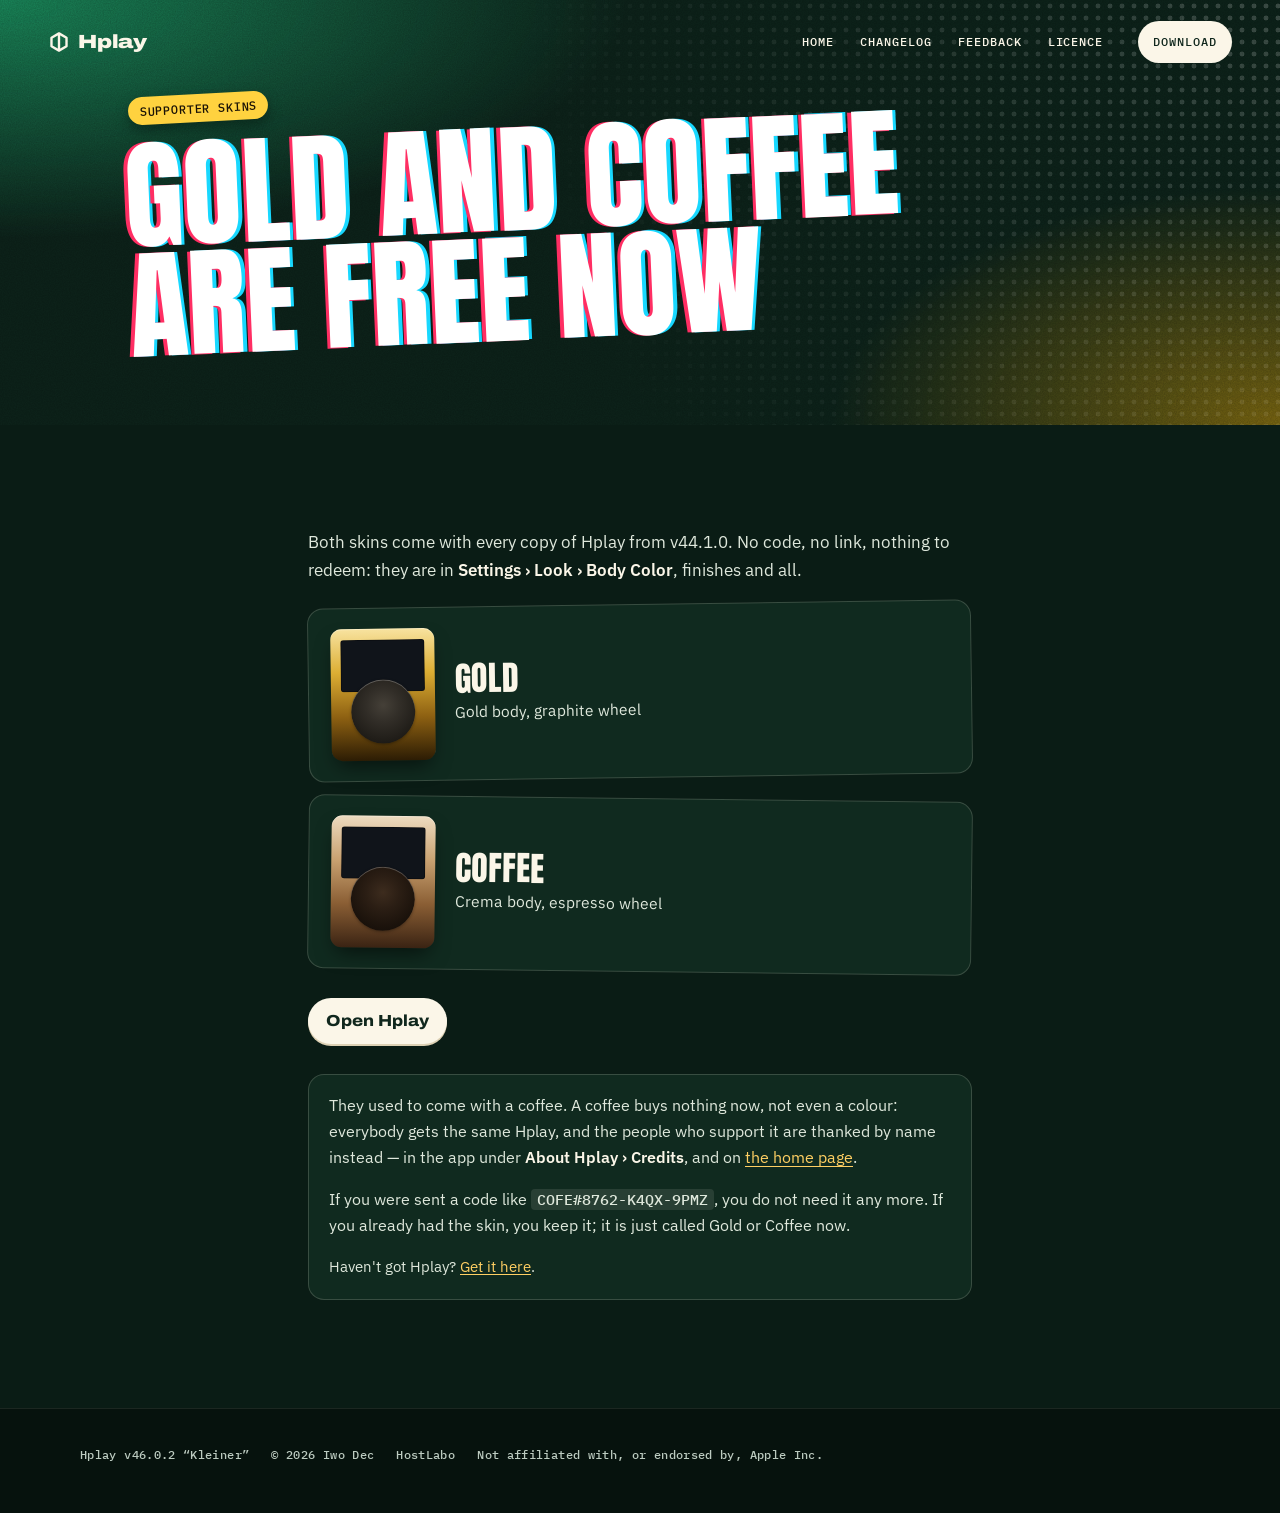
<file: gift.html>
<!doctype html>
<html lang="en">
<head>
<meta charset="utf-8">
<meta name="viewport" content="width=device-width, initial-scale=1, viewport-fit=cover">
<meta name="color-scheme" content="dark">
<meta name="description" content="The Gold and Coffee skins are free in every copy of Hplay now. No code needed.">
<meta name="theme-color" content="#0a1c15">
<meta name="author" content="Iwo Dec (HostLabo)">
<meta name="copyright" content="© 2026 Iwo Dec. All rights reserved.">
<meta name="robots" content="noindex">
<link rel="icon" href="data:image/svg+xml,<svg xmlns=%22http://www.w3.org/2000/svg%22 viewBox=%220 0 32 32%22><rect width=%2232%22 height=%2232%22 rx=%227%22 fill=%22%2323845a%22/><circle cx=%2216%22 cy=%2216%22 r=%2210%22 fill=%22%23fbf6e8%22/><rect x=%2211.5%22 y=%2211.5%22 width=%229%22 height=%229%22 rx=%223%22 fill=%22%23f4ac3a%22/></svg>">
<title>Hplay Skins</title>
<link rel="preload" href="fonts/anton.woff2" as="font" type="font/woff2" crossorigin>
<link rel="stylesheet" href="fonts/fonts.css">
<link rel="stylesheet" href="site.css">
</head>
<body>
<a class="skiplink" href="#main">Skip to the content</a>
<div class="poster">
  <div class="halftone" aria-hidden="true"></div>
  <header class="top">
    <a class="mark" href="./" aria-label="Hplay, home"><svg viewBox="0 0 24 24" fill="none" stroke="currentColor" stroke-width="2.6" stroke-linejoin="round" aria-hidden="true"><path d="M12 2.6 20.2 7.3v9.4L12 21.4 3.8 16.7V7.3z"/><path d="M12 2.6v18.8"/></svg>Hplay</a>
    <span class="sp"></span>
    <nav aria-label="Site"><a href="./">Home</a><a href="changelog.html">Changelog</a><a href="feedback.html">Feedback</a><a href="license.html">Licence</a></nav>
    <a class="pill" href="https://hplay.hosttost.workers.dev/hplay-latest.apk">Download</a>
  </header>
  <div class="wrap">
    <span class="sticker">Supporter skins</span>
    <h1 class="head">Gold and Coffee are free now</h1>
  </div>
</div>

<main id="main" class="band plain doc">
<div class="wrap narrow">
  <p>Both skins come with every copy of Hplay from v44.1.0. No code, no link, nothing to
    redeem: they are in <strong>Settings &rsaquo; Look &rsaquo; Body Color</strong>, finishes and all.</p>

  <div class="preview" style="display:flex">
    <div class="chip" style="background:linear-gradient(180deg,#f8e3a0,#dcae33,#8e6112,#2c1c04)"><b></b><i style="background:radial-gradient(circle at 50% 40%,#454038,#322e28,#221f1a,#12100d)"></i></div>
    <div><p class="pname">Gold</p><p class="pwhat">Gold body, graphite wheel</p></div>
  </div>
  <div class="preview" style="display:flex">
    <div class="chip" style="background:linear-gradient(180deg,#eddbc0,#c9a271,#8a5e34,#3a2313)"><b></b><i style="background:radial-gradient(circle at 50% 40%,#3d2c1e,#2b1e14,#1c130c,#0e0906)"></i></div>
    <div><p class="pname">Coffee</p><p class="pwhat">Crema body, espresso wheel</p></div>
  </div>

  <a class="btn" style="margin-top:26px" href="hplay://gift/COFFEE">Open Hplay</a>

  <div class="fallback">
    <p>They used to come with a coffee. A coffee buys nothing now, not even a colour: everybody
      gets the same Hplay, and the people who support it are thanked by name instead &mdash; in the
      app under <strong>About Hplay &rsaquo; Credits</strong>, and on <a href="index.html#supporters">the home page</a>.</p>
    <p>If you were sent a code like <code>COFE#8762-K4QX-9PMZ</code>, you do not need it any more.
      If you already had the skin, you keep it; it is just called Gold or Coffee now.</p>
    <p class="fine">Haven't got Hplay? <a href="index.html#start">Get it here</a>.</p>
  </div>
</div>
</main>

<footer class="foot" role="contentinfo">
  <div class="in">
  <span>Hplay v46.0.2 &ldquo;Kleiner&rdquo;</span>
  <span>&copy; 2026 Iwo Dec</span>
  <span>HostLabo</span>
  <span>Not affiliated with, or endorsed by, Apple Inc.</span>
</div>
</footer>

</body>
</html>
</file>
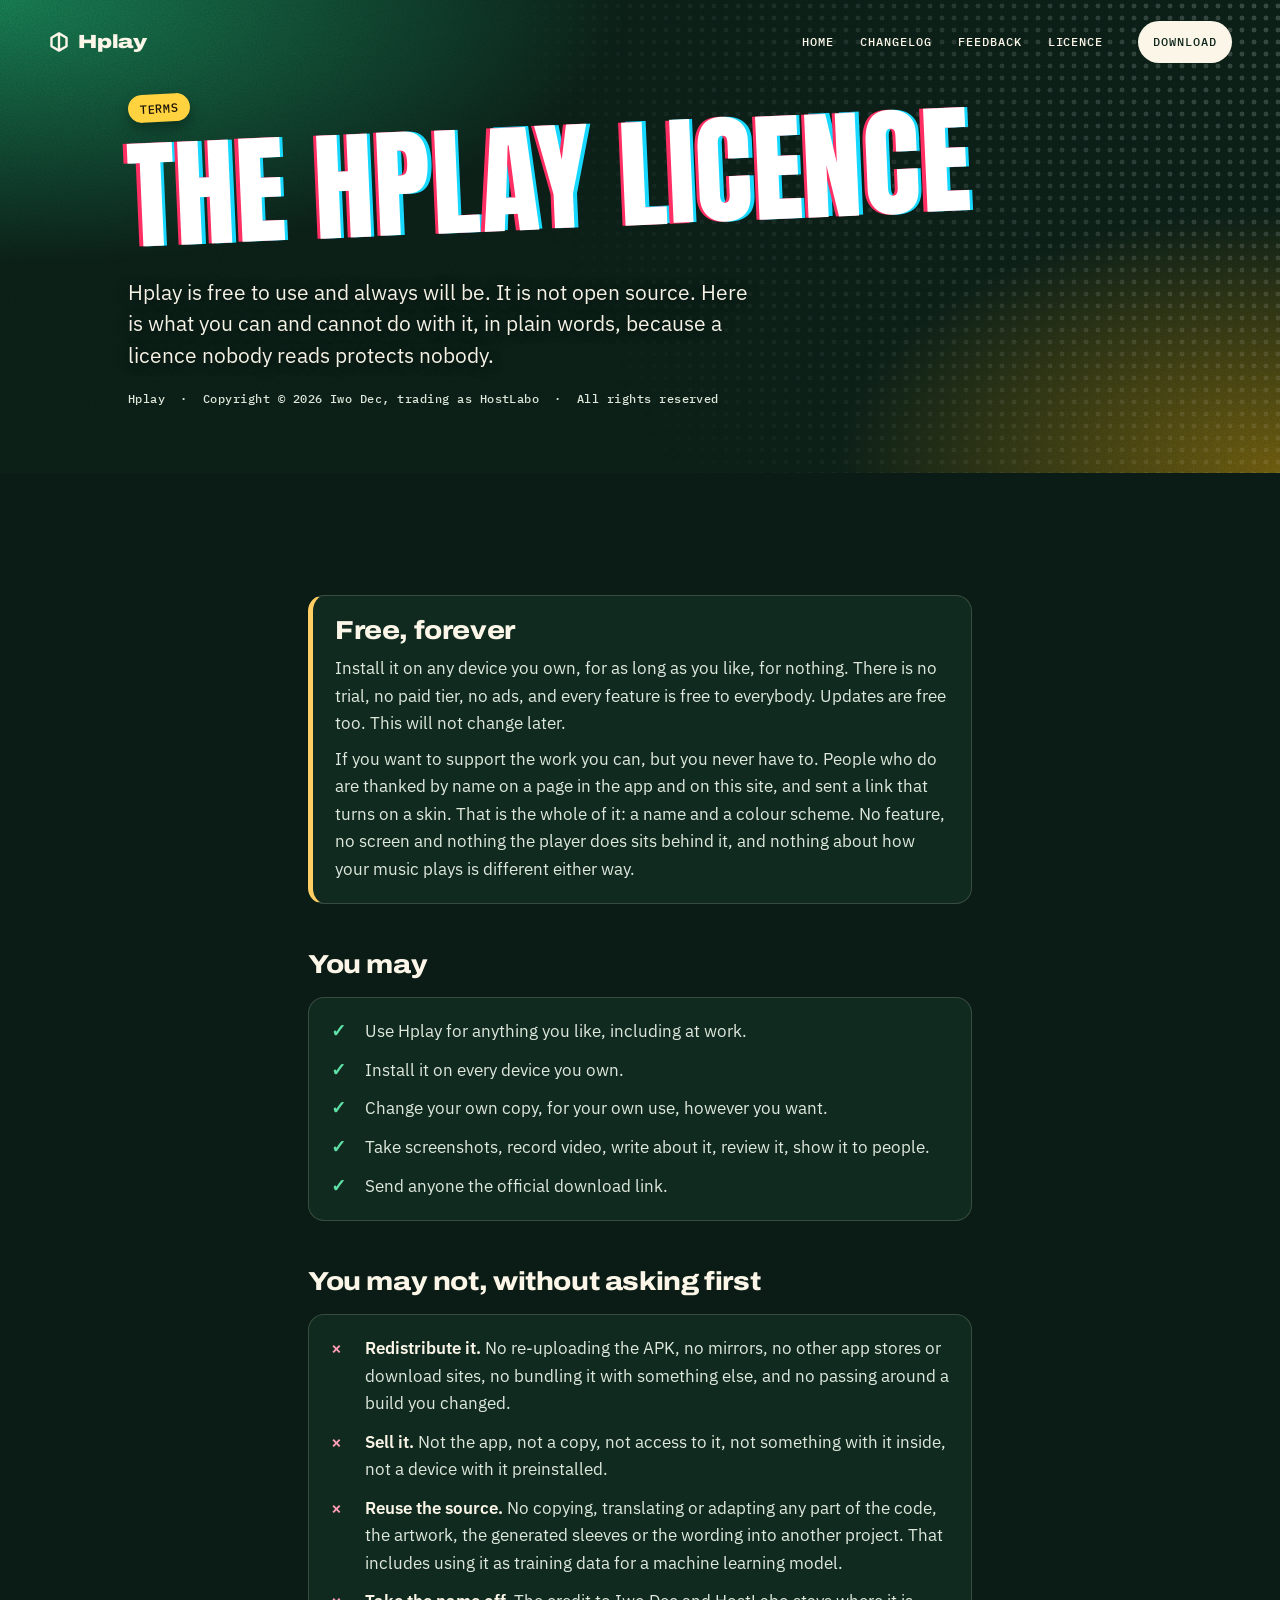
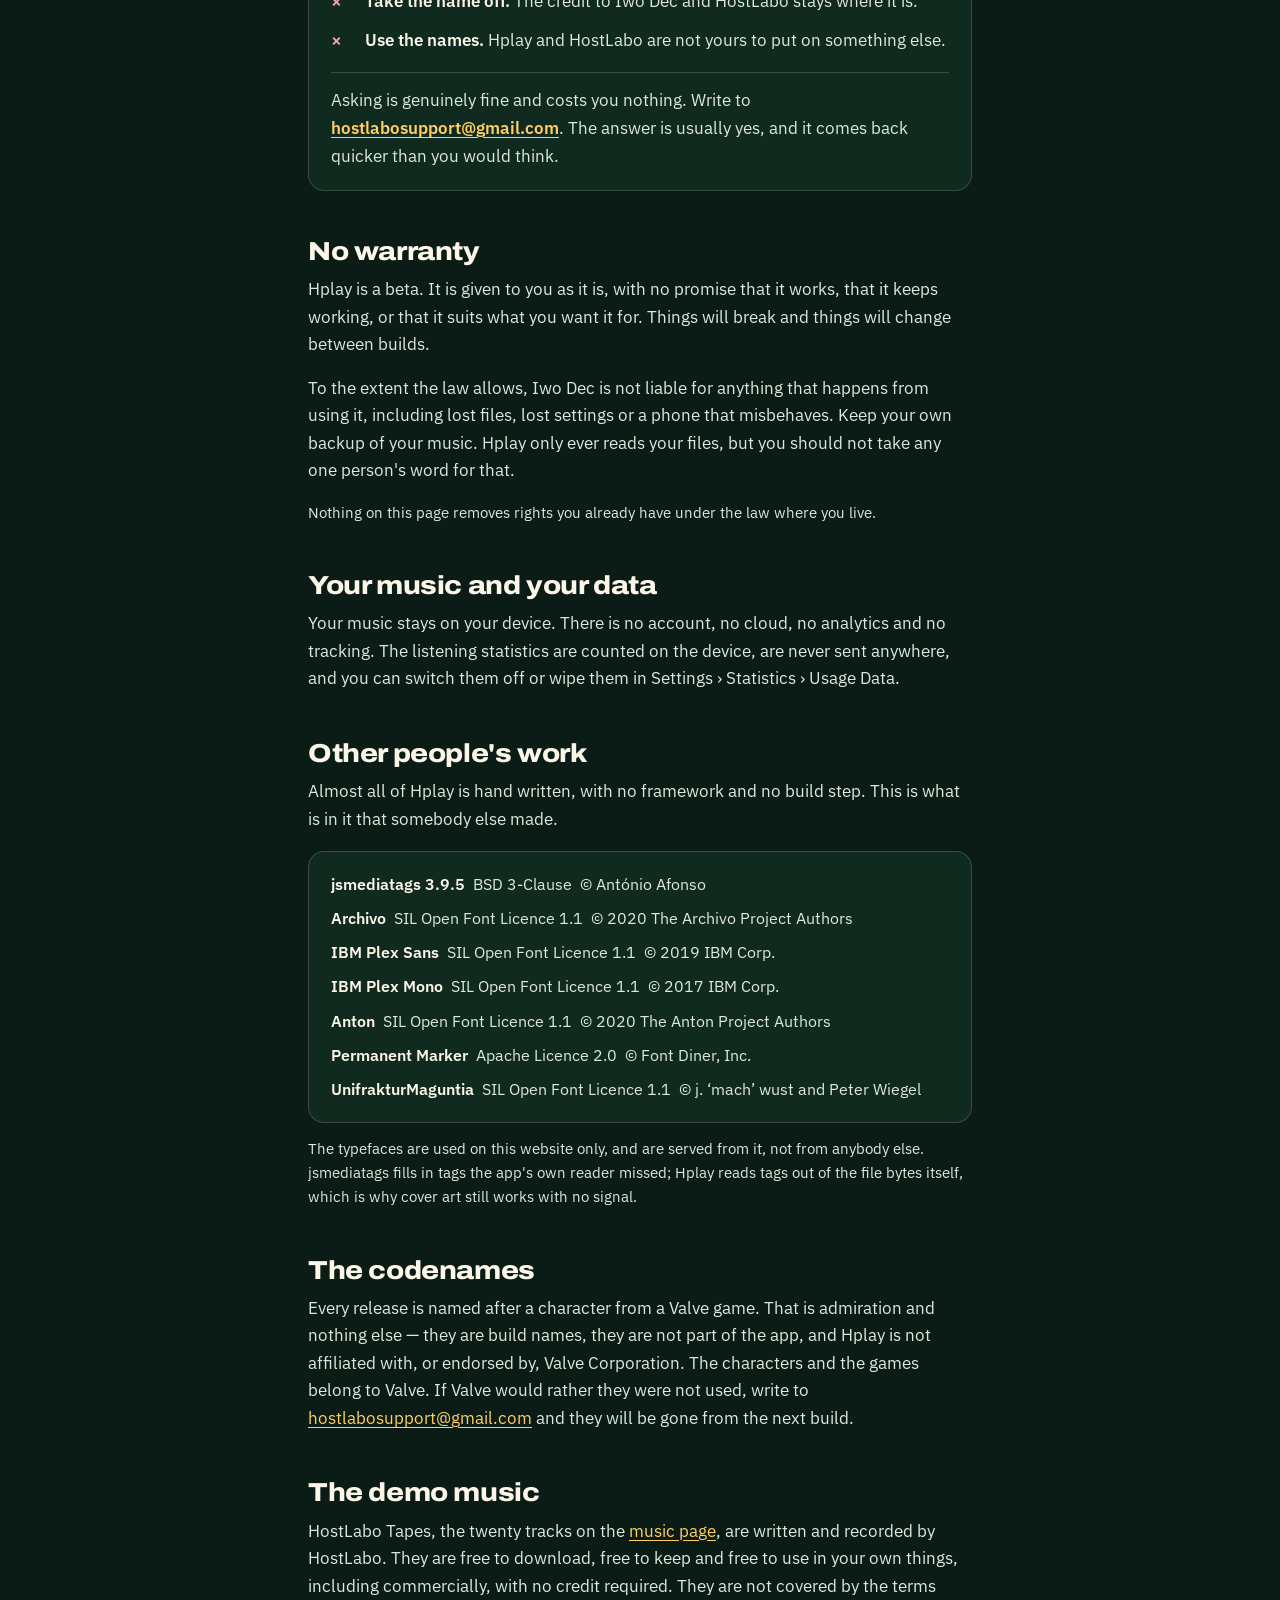
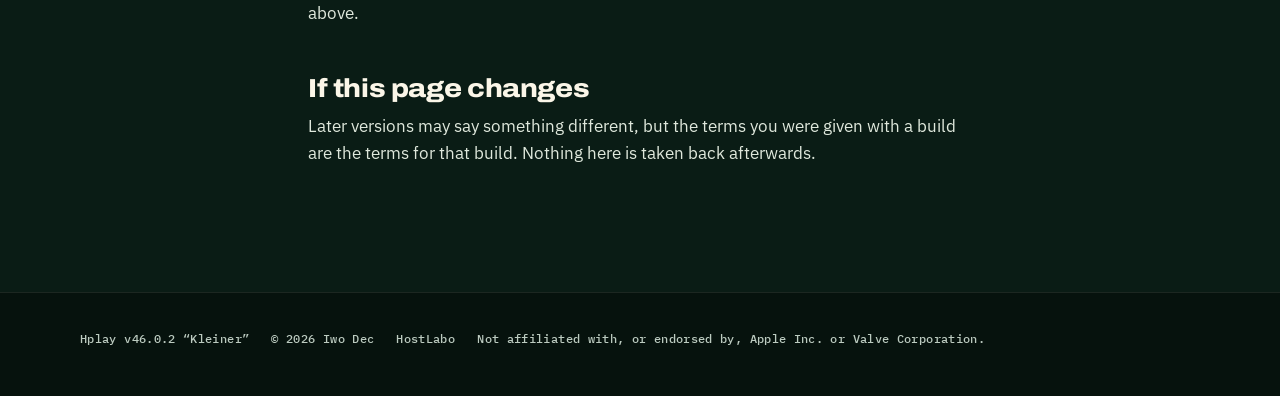
<file: license.html>
<!doctype html>
<html lang="en">
<head>
<meta charset="utf-8">
<meta name="viewport" content="width=device-width, initial-scale=1, viewport-fit=cover">
<meta name="color-scheme" content="dark">
<meta name="description" content="What you may and may not do with Hplay. Free to use forever, not open source. Written in plain words.">
<meta name="theme-color" content="#0a1c15">
<meta name="author" content="Iwo Dec (HostLabo)">
<meta name="copyright" content="© 2026 Iwo Dec. All rights reserved.">
<link rel="icon" href="data:image/svg+xml,<svg xmlns=%22http://www.w3.org/2000/svg%22 viewBox=%220 0 32 32%22><rect width=%2232%22 height=%2232%22 rx=%227%22 fill=%22%2323845a%22/><circle cx=%2216%22 cy=%2216%22 r=%2210%22 fill=%22%23fbf6e8%22/><rect x=%2211.5%22 y=%2211.5%22 width=%229%22 height=%229%22 rx=%223%22 fill=%22%23f4ac3a%22/></svg>">
<link rel="canonical" href="https://iwohost.github.io/hplaysite/license.html">
<title>Hplay Licence</title>
<link rel="preload" href="fonts/anton.woff2" as="font" type="font/woff2" crossorigin>
<link rel="stylesheet" href="fonts/fonts.css">
<link rel="stylesheet" href="site.css">
</head>
<body>
<a class="skiplink" href="#main">Skip to the content</a>
<div class="poster">
  <div class="halftone" aria-hidden="true"></div>
  <header class="top">
    <a class="mark" href="./" aria-label="Hplay, home"><svg viewBox="0 0 24 24" fill="none" stroke="currentColor" stroke-width="2.6" stroke-linejoin="round" aria-hidden="true"><path d="M12 2.6 20.2 7.3v9.4L12 21.4 3.8 16.7V7.3z"/><path d="M12 2.6v18.8"/></svg>Hplay</a>
    <span class="sp"></span>
    <nav aria-label="Site"><a href="./">Home</a><a href="changelog.html">Changelog</a><a href="feedback.html">Feedback</a><a href="license.html" aria-current="page">Licence</a></nav>
    <a class="pill" href="https://hplay.hosttost.workers.dev/hplay-latest.apk">Download</a>
  </header>
  <div class="wrap">
    <span class="sticker">Terms</span>
    <h1 class="head">The Hplay licence</h1>
    <p class="dek">Hplay is free to use and always will be. It is not open source. Here is what you can and cannot do with it, in plain words, because a licence nobody reads protects nobody.</p>
    <p class="stamp">Hplay &nbsp;·&nbsp; Copyright &copy; 2026 Iwo Dec, trading as HostLabo &nbsp;·&nbsp; All rights reserved</p>
  </div>
</div>

<main id="main" class="band plain doc">
<div class="wrap narrow">

  <div class="box free">
    <h2 style="margin-top:0">Free, forever</h2>
    <p class="tight">Install it on any device you own, for as long as you like, for nothing. There is no trial, no paid tier, no ads, and every feature is free to everybody. Updates are free too. This will not change later.</p>
    <p style="margin-bottom:0">If you want to support the work you can, but you never have to. People who do are thanked by name on a page in the app and on this site, and sent a link that turns on a skin. That is the whole of it: a name and a colour scheme. No feature, no screen and nothing the player does sits behind it, and nothing about how your music plays is different either way.</p>
  </div>

  <h2>You may</h2>
  <div class="box">
    <ul class="yes">
      <li><span class="m">&check;</span><span>Use Hplay for anything you like, including at work.</span></li>
      <li><span class="m">&check;</span><span>Install it on every device you own.</span></li>
      <li><span class="m">&check;</span><span>Change your own copy, for your own use, however you want.</span></li>
      <li><span class="m">&check;</span><span>Take screenshots, record video, write about it, review it, show it to people.</span></li>
      <li><span class="m">&check;</span><span>Send anyone the official download link.</span></li>
    </ul>
  </div>

  <h2>You may not, without asking first</h2>
  <div class="box">
    <ul class="no">
      <li><span class="m">&times;</span><span><strong>Redistribute it.</strong> No re-uploading the APK, no mirrors, no other app stores or download sites, no bundling it with something else, and no passing around a build you changed.</span></li>
      <li><span class="m">&times;</span><span><strong>Sell it.</strong> Not the app, not a copy, not access to it, not something with it inside, not a device with it preinstalled.</span></li>
      <li><span class="m">&times;</span><span><strong>Reuse the source.</strong> No copying, translating or adapting any part of the code, the artwork, the generated sleeves or the wording into another project. That includes using it as training data for a machine learning model.</span></li>
      <li><span class="m">&times;</span><span><strong>Take the name off.</strong> The credit to Iwo Dec and HostLabo stays where it is.</span></li>
      <li><span class="m">&times;</span><span><strong>Use the names.</strong> Hplay and HostLabo are not yours to put on something else.</span></li>
    </ul>
    <p class="ask">Asking is genuinely fine and costs you nothing. Write to <strong><a href="mailto:hostlabosupport@gmail.com?subject=Hplay%20permission">hostlabosupport@gmail.com</a></strong>. The answer is usually yes, and it comes back quicker than you would think.</p>
  </div>

  <h2>No warranty</h2>
  <p>Hplay is a beta. It is given to you as it is, with no promise that it works, that it keeps working, or that it suits what you want it for. Things will break and things will change between builds.</p>
  <p>To the extent the law allows, Iwo Dec is not liable for anything that happens from using it, including lost files, lost settings or a phone that misbehaves. Keep your own backup of your music. Hplay only ever reads your files, but you should not take any one person's word for that.</p>
  <p class="fine">Nothing on this page removes rights you already have under the law where you live.</p>

  <h2>Your music and your data</h2>
  <p>Your music stays on your device. There is no account, no cloud, no analytics and no tracking. The listening statistics are counted on the device, are never sent anywhere, and you can switch them off or wipe them in Settings &rsaquo; Statistics &rsaquo; Usage Data.</p>

  <h2>Other people's work</h2>
  <p class="tight">Almost all of Hplay is hand written, with no framework and no build step. This is what is in it that somebody else made.</p>
  <div class="box">
    <div class="third">
      <span><strong>jsmediatags 3.9.5</strong> &nbsp;BSD 3-Clause &nbsp;&copy; Ant&oacute;nio Afonso</span>
      <span><strong>Archivo</strong> &nbsp;SIL Open Font Licence 1.1 &nbsp;&copy; 2020 The Archivo Project Authors</span>
      <span><strong>IBM Plex Sans</strong> &nbsp;SIL Open Font Licence 1.1 &nbsp;&copy; 2019 IBM Corp.</span>
      <span><strong>IBM Plex Mono</strong> &nbsp;SIL Open Font Licence 1.1 &nbsp;&copy; 2017 IBM Corp.</span>
      <span><strong>Anton</strong> &nbsp;SIL Open Font Licence 1.1 &nbsp;&copy; 2020 The Anton Project Authors</span>
      <span><strong>Permanent Marker</strong> &nbsp;Apache Licence 2.0 &nbsp;&copy; Font Diner, Inc.</span>
      <span><strong>UnifrakturMaguntia</strong> &nbsp;SIL Open Font Licence 1.1 &nbsp;&copy; j. &lsquo;mach&rsquo; wust and Peter Wiegel</span>
    </div>
  </div>
  <p class="fine" style="margin-top:14px">The typefaces are used on this website only, and are served from it, not from anybody else. jsmediatags fills in tags the app's own reader missed; Hplay reads tags out of the file bytes itself, which is why cover art still works with no signal.</p>

  <h2>The codenames</h2>
  <p>Every release is named after a character from a Valve game. That is admiration and nothing else &mdash; they are build names, they are not part of the app, and Hplay is not affiliated with, or endorsed by, Valve Corporation. The characters and the games belong to Valve. If Valve would rather they were not used, write to <a href="mailto:hostlabosupport@gmail.com?subject=Hplay%20codenames">hostlabosupport@gmail.com</a> and they will be gone from the next build.</p>

  <h2>The demo music</h2>
  <p>HostLabo Tapes, the twenty tracks on the <a href="index.html#music">music page</a>, are written and recorded by HostLabo. They are free to download, free to keep and free to use in your own things, including commercially, with no credit required. They are not covered by the terms above.</p>

  <h2>If this page changes</h2>
  <p>Later versions may say something different, but the terms you were given with a build are the terms for that build. Nothing here is taken back afterwards.</p>
</div>
</main>

<footer class="foot" role="contentinfo">
  <div class="in">
  <span>Hplay v46.0.2 &ldquo;Kleiner&rdquo;</span>
  <span>&copy; 2026 Iwo Dec</span>
  <span>HostLabo</span>
  <span>Not affiliated with, or endorsed by, Apple Inc. or Valve Corporation.</span>
</div>
</footer>

</body>
</html>
</file>
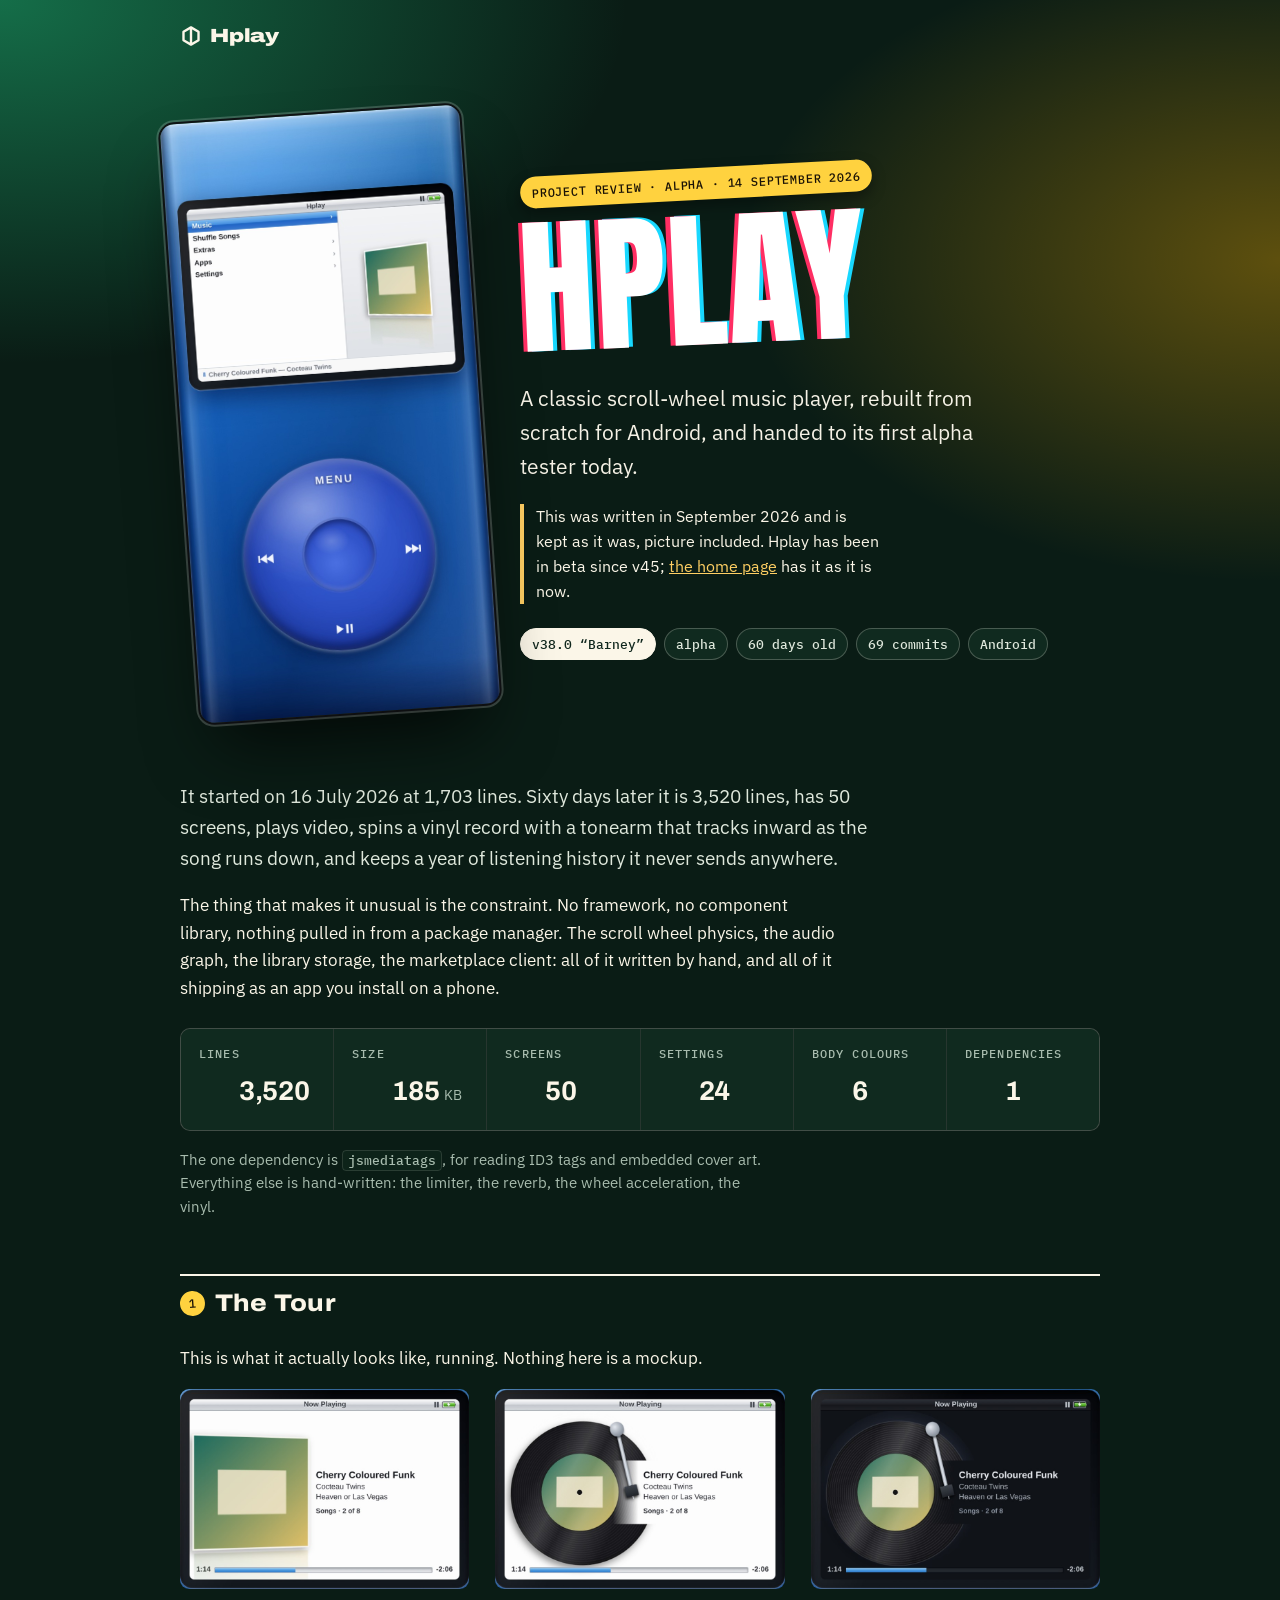
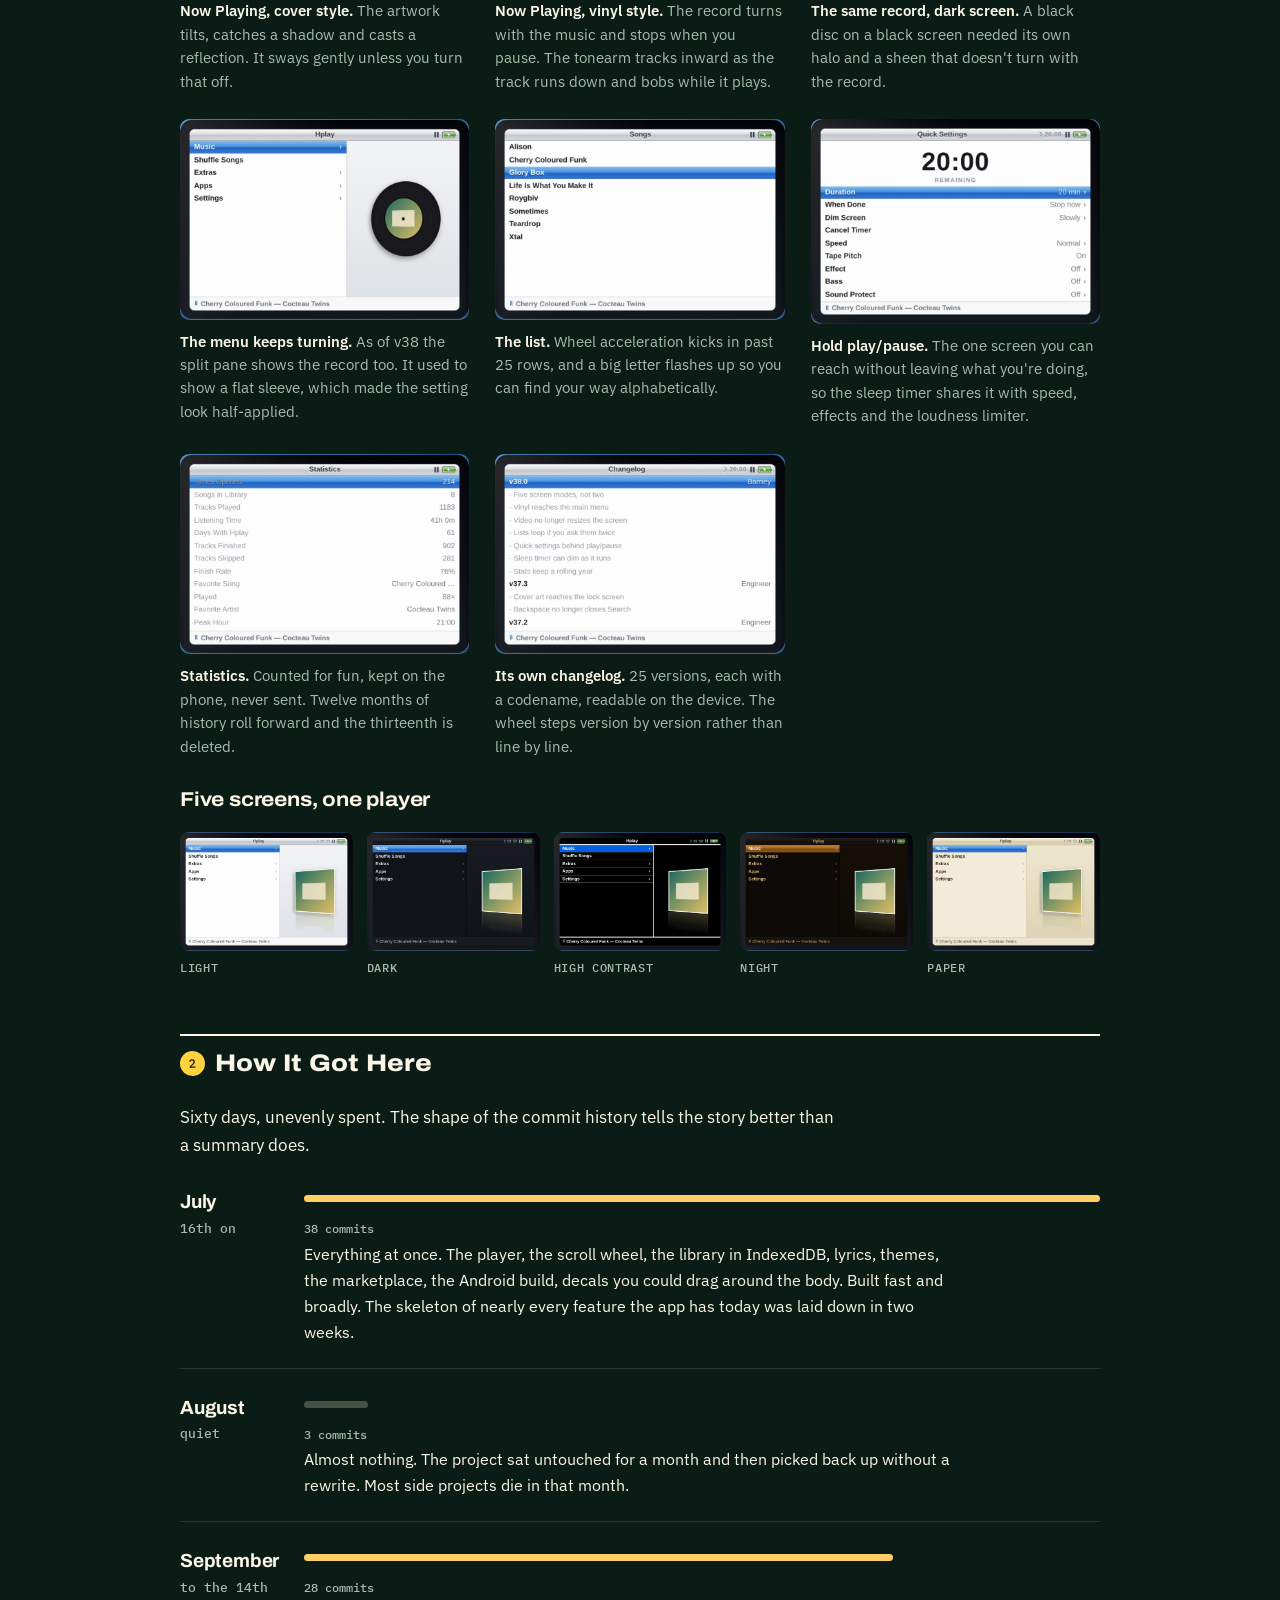
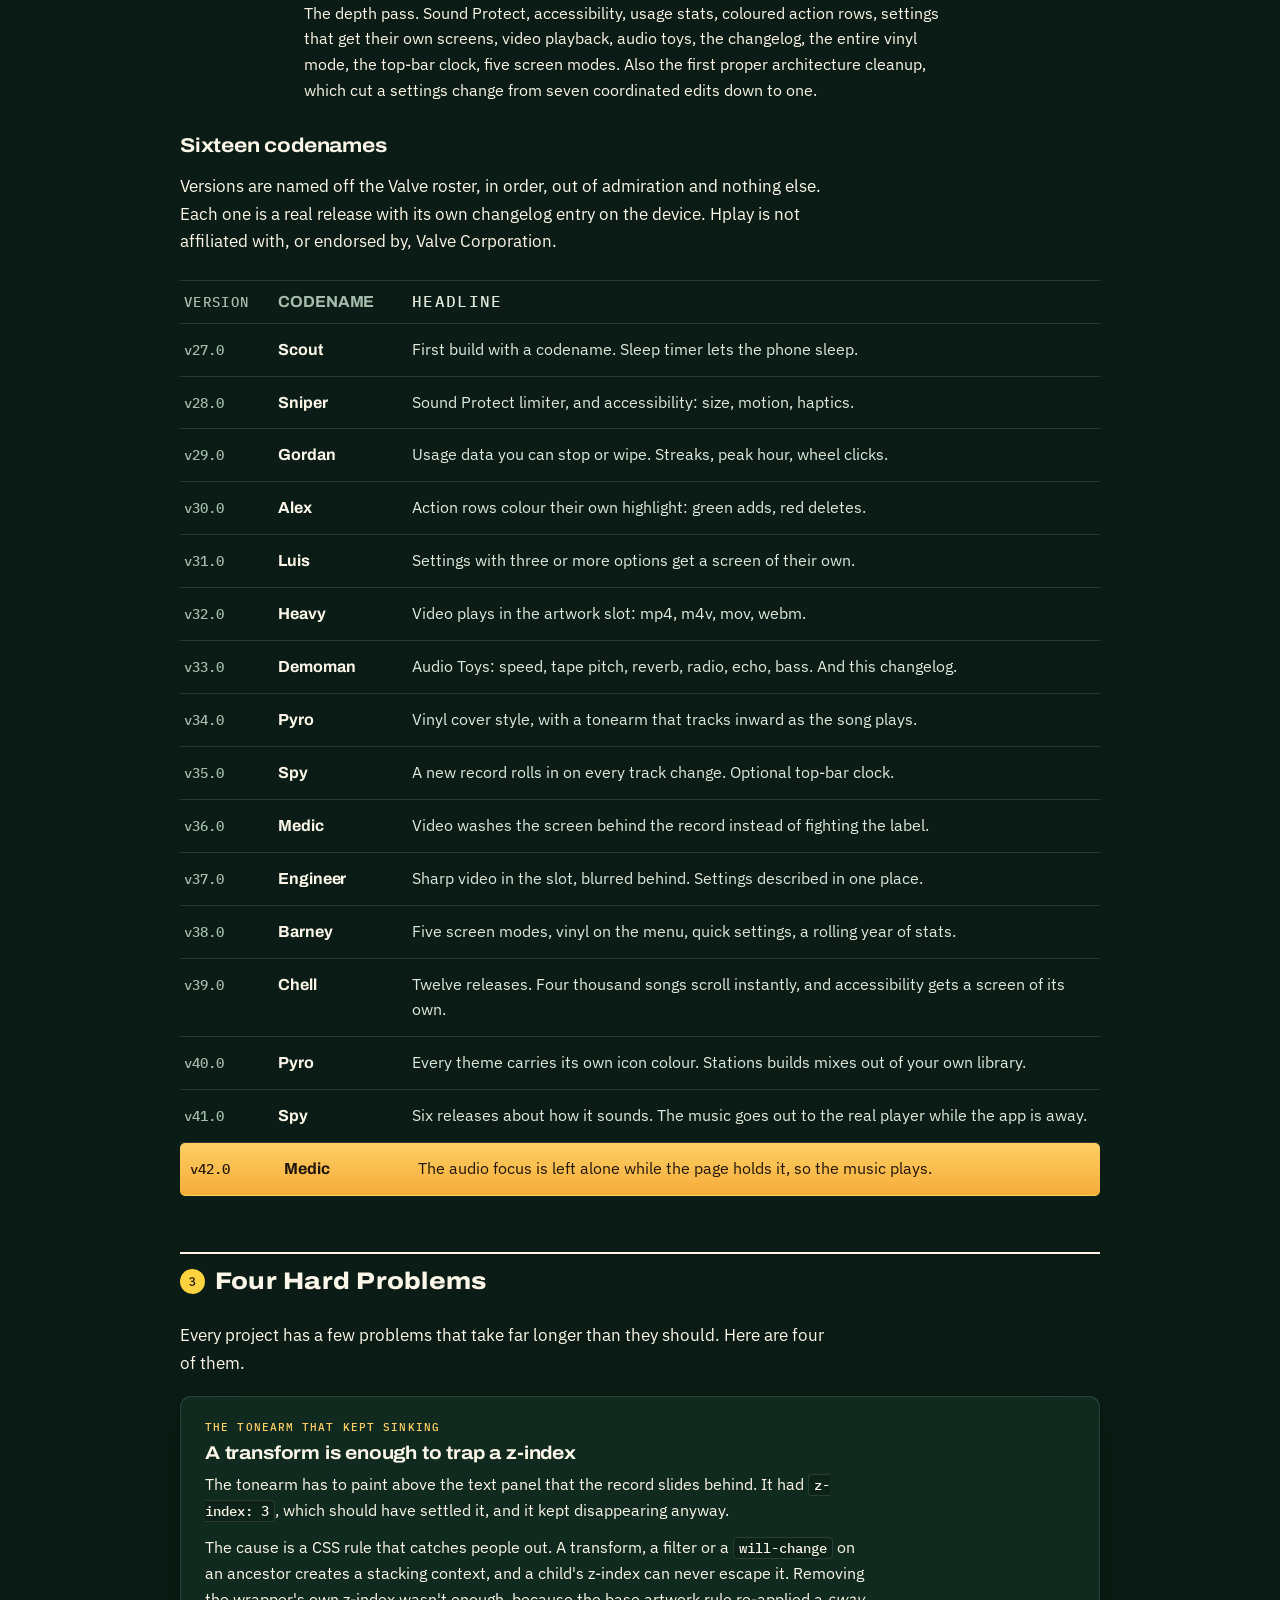
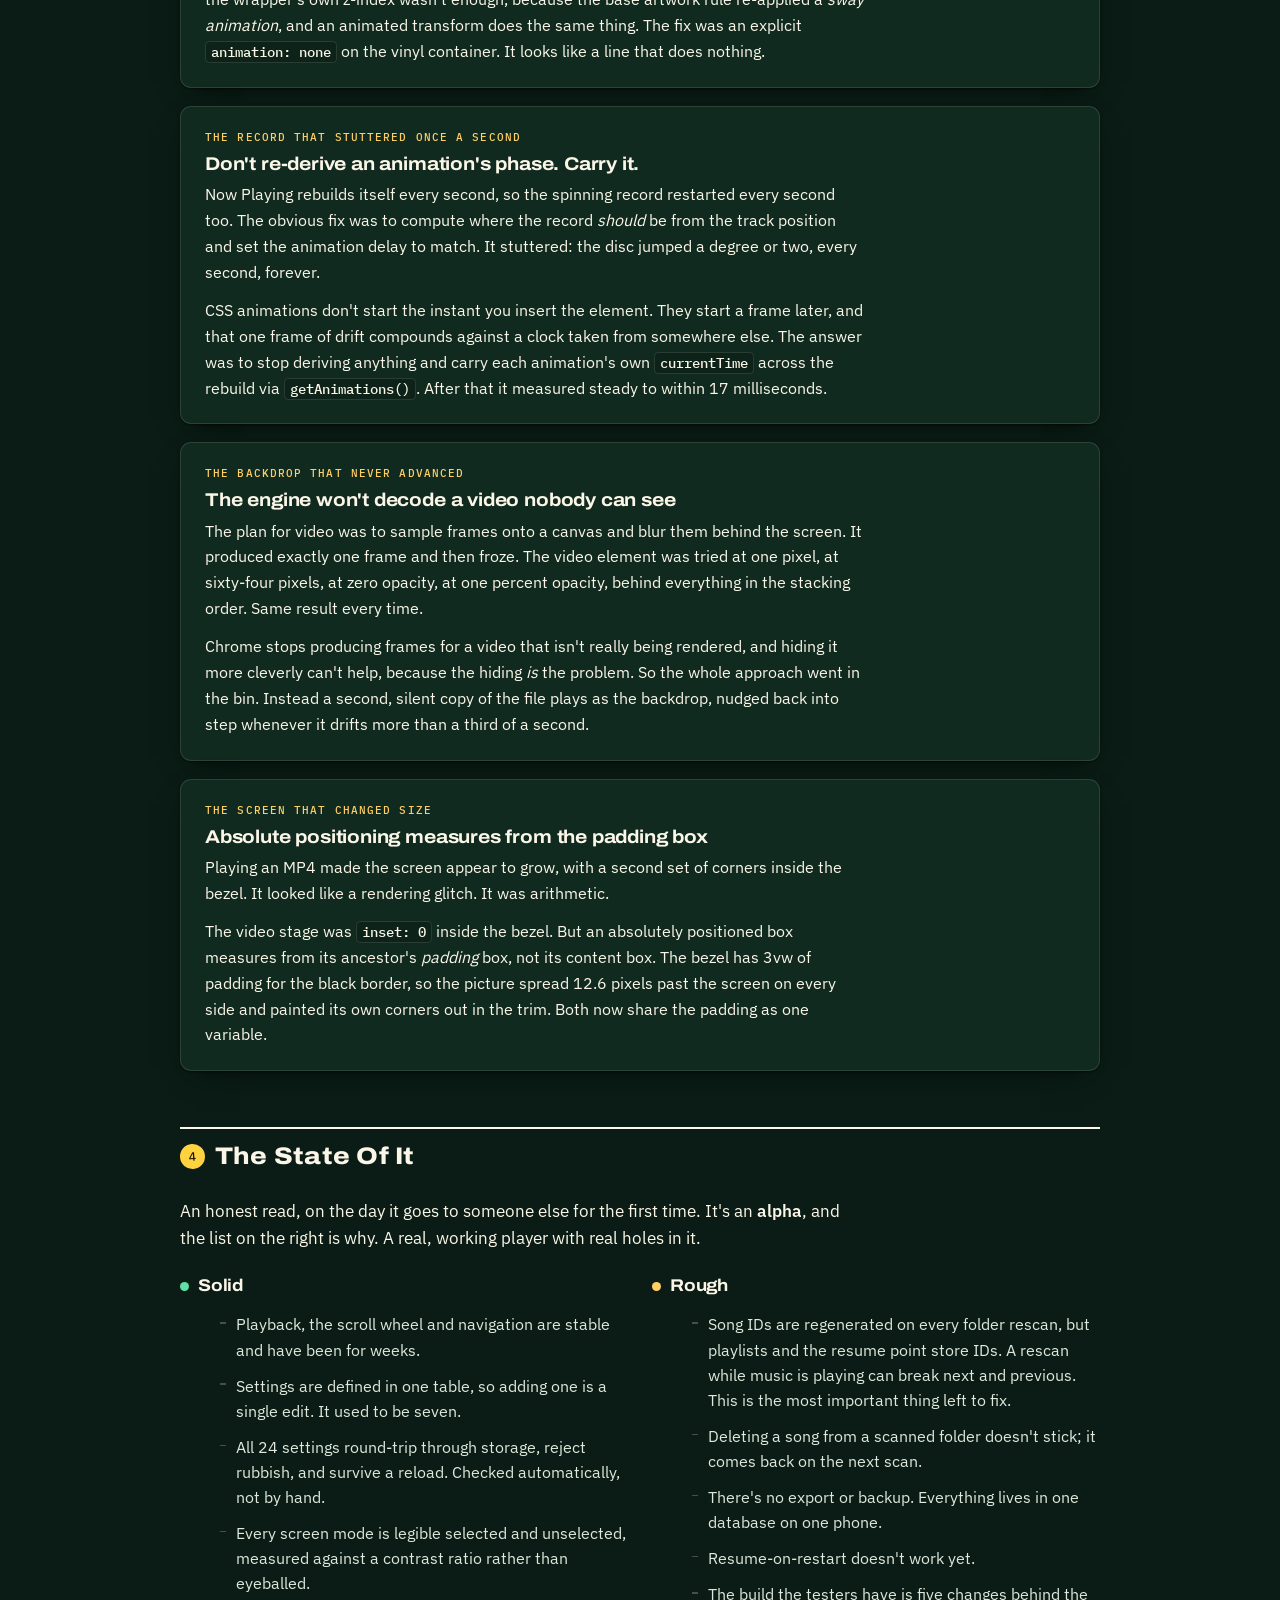
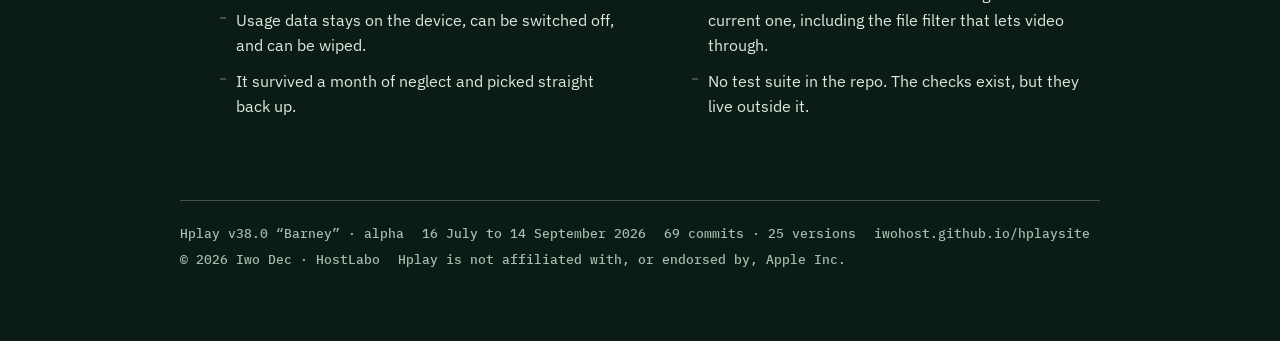
<file: review.html>
<!doctype html>
<html lang="en">
<head>
<meta charset="utf-8">
<meta name="viewport" content="width=device-width, initial-scale=1, viewport-fit=cover">
<meta name="color-scheme" content="dark">
<meta name="description" content="How Hplay was built over sixty days, what broke, and what the first alpha tester said.">
<meta name="theme-color" content="#0a1c15">
<link rel="icon" href="data:image/svg+xml,<svg xmlns=%22http://www.w3.org/2000/svg%22 viewBox=%220 0 32 32%22><rect width=%2232%22 height=%2232%22 rx=%227%22 fill=%22%2323845a%22/><circle cx=%2216%22 cy=%2216%22 r=%2210%22 fill=%22%23fbf6e8%22/><rect x=%2211.5%22 y=%2211.5%22 width=%229%22 height=%229%22 rx=%223%22 fill=%22%23f4ac3a%22/></svg>">
<style>
  *{ box-sizing:border-box; }
  html{ -webkit-text-size-adjust:100%; }
  body{ margin:0; }
  img{ max-width:100%; }
  [hidden]{ display:none !important; }
  .backhome{
    max-width:960px; margin:0 auto; padding:14px 20px 0;
    font-family:"IBM Plex Mono",ui-monospace,Menlo,Consolas,monospace;
    font-size:12px; letter-spacing:.08em; text-transform:uppercase;
  }
  .backhome a{ color:#1b6fd0; text-decoration:none; }
  .backhome a:hover{ text-decoration:underline; }
  @media (prefers-color-scheme: dark){ .backhome a{ color:#64a6f0; } }

</style>
<link rel="canonical" href="https://iwohost.github.io/hplaysite/review.html">
<title>Hplay at Sixty Days</title>
<link rel="preload" href="fonts/anton.woff2" as="font" type="font/woff2" crossorigin>
<link rel="stylesheet" href="fonts/fonts.css">
</head>
<body>
<a class="skiplink" href="#main">Skip to the content</a>
<div class="backhome"><a href="./" aria-label="Hplay, home"><svg viewBox="0 0 24 24" fill="none" stroke="currentColor" stroke-width="2.6" stroke-linejoin="round" aria-hidden="true"><path d="M12 2.6 20.2 7.3v9.4L12 21.4 3.8 16.7V7.3z"/><path d="M12 2.6v18.8"/></svg>Hplay</a></div>
<style>
  /* One palette. The site has one look now, the dark one the home page wears, so the
     light and dark copies of these that used to follow the system setting are gone. */
  :root{
    --ground:#0a1c15; --panel:#102a1f; --panel-2:#0d2319;
    --ink:#fbf6e8; --ink-soft:#dfe8dc; --muted:#a8bcae;
    --line:rgba(251,246,232,.24); --line-soft:rgba(251,246,232,.12);
    --accent:#ffcf63; --accent-ink:#ffcf63; --accent-soft:#3a2f12;
    --good:#5fe0a6; --warn:#ffcf63; --bad:#ff9db3;
    --shadow:0 1px 2px rgba(0,0,0,.5), 0 10px 30px -14px rgba(0,0,0,.8);
    --display:"Archivo","Helvetica Neue",Helvetica,Arial,sans-serif;
    --body:"IBM Plex Sans","Helvetica Neue",Helvetica,Arial,sans-serif;
    --mono:"IBM Plex Mono",ui-monospace,"SF Mono",Menlo,Consolas,monospace;
    --head:"Anton",Impact,"Arial Narrow",sans-serif;
    color-scheme:dark;
  }

  body{
    background:var(--ground);
    color:var(--ink);
    font-family:var(--body);
    font-size:17px;
    line-height:1.62;
    -webkit-font-smoothing:antialiased;
  }
  .wrap{ max-width:960px; margin:0 auto; padding-inline:20px; padding-block:0 72px; }
  p{ max-width:66ch; }
  a{ color:var(--accent); }
  h1,h2,h3{ font-family:var(--display); text-wrap:balance; line-height:1.1; }
  strong{ font-weight:600; color:var(--ink); }

  /* ---- hero: the device on its own field of Hplay blue ---- */
  .hero{
    display:grid; grid-template-columns:minmax(0,300px) minmax(0,1fr);
    gap:40px; align-items:center;
    padding-block:56px 48px;
  }
  .hero-shot{
    position:relative; border-radius:14px; overflow:hidden;
    background:linear-gradient(170deg,#5aa8ee,#12559f 48%,#07305f);
    box-shadow:var(--shadow);
    padding:0;
  }
  .hero-shot img{ display:block; width:100%; height:auto; mix-blend-mode:normal; }
  .eyebrow{
    font-family:var(--mono); font-size:12px; letter-spacing:.14em; text-transform:uppercase;
    color:var(--muted); margin-bottom:14px;
  }
  h1{ font-size:clamp(46px,9vw,78px); font-weight:800; letter-spacing:-.02em; margin-bottom:10px; }
  .dek{ font-size:clamp(18px,2.4vw,21px); color:var(--ink-soft); max-width:36ch; }
  .stamp{
    display:flex; flex-wrap:wrap; gap:8px; margin-top:24px;
    font-family:var(--mono); font-size:12.5px;
  }
  .stamp span{
    border:1px solid var(--line); border-radius:999px; padding:5px 11px;
    color:var(--muted); background:var(--panel);
  }
  .stamp span.now{ color:#fff; background:var(--accent); border-color:var(--accent); font-weight:500; }

  /* ---- the section header, built like the player's own chrome bar ---- */
  .chrome{
    display:flex; align-items:center; gap:10px;
    margin:56px 0 28px;
    padding:9px 14px;
    background:linear-gradient(180deg,var(--chrome-1) 0%,var(--chrome-2) 46%,var(--chrome-3) 52%,var(--chrome-2) 100%);
    border:1px solid var(--chrome-line); border-radius:7px;
    color:var(--chrome-ink);
    box-shadow:var(--shadow);
  }
  .chrome .n{ font-family:var(--mono); font-size:12px; color:var(--muted); min-width:2.4em; }
  .chrome h2{
    flex:1; text-align:center; font-size:17px; font-weight:700; letter-spacing:.01em;
    margin:0; color:var(--chrome-ink);
  }
  .batt{
    width:26px; height:13px; border:1.5px solid var(--chrome-line); border-radius:2.5px;
    position:relative; flex:0 0 auto; background:var(--chrome-3);
  }
  .batt::after{ content:""; position:absolute; right:-4px; top:3px; width:2px; height:5px;
    background:var(--chrome-line); border-radius:0 1px 1px 0; }
  .batt i{ position:absolute; inset:1.5px; width:86%; border-radius:1px;
    background:linear-gradient(180deg,#a4ec74,#4fb022 55%,#3d8f18); }

  .lede{ font-size:19px; color:var(--ink-soft); }
  section > p + p{ margin-top:16px; }
  h3{ font-size:20px; font-weight:700; margin:30px 0 10px; letter-spacing:-.01em; }

  /* ---- spec sheet ---- */
  .spec{
    display:grid; grid-template-columns:repeat(auto-fit,minmax(150px,1fr));
    gap:1px; background:var(--line-soft);
    border:1px solid var(--line-soft); border-radius:10px; overflow:hidden;
    margin-top:26px;
  }
  .spec div{ background:var(--panel); padding:16px 18px; }
  .spec dt{ font-family:var(--mono); font-size:11.5px; letter-spacing:.1em;
    text-transform:uppercase; color:var(--muted); margin-bottom:6px; }
  .spec dd{ font-family:var(--display); font-size:27px; font-weight:700;
    font-variant-numeric:tabular-nums; letter-spacing:-.01em; }
  .spec dd small{ font-family:var(--body); font-size:14px; font-weight:400; color:var(--muted); }

  /* ---- gallery ---- */
  figure{ margin:0; }
  .shots{ display:grid; grid-template-columns:repeat(auto-fit,minmax(280px,1fr)); gap:26px; margin-top:8px; }
  .shots img, .strip img{
    display:block; width:100%; height:auto; border-radius:9px;
    background:var(--panel-2);
  }
  figcaption{ font-size:14.5px; color:var(--muted); margin-top:10px; max-width:46ch; }
  figcaption b{ color:var(--ink); font-weight:600; }
  .strip{ display:grid; grid-template-columns:repeat(auto-fit,minmax(150px,1fr)); gap:14px; margin-top:22px; }
  .strip figcaption{ font-family:var(--mono); font-size:11.5px; letter-spacing:.06em;
    text-transform:uppercase; margin-top:8px; }

  /* ---- timeline ---- */
  .months{ display:grid; gap:22px; margin-top:26px; }
  .month{
    display:grid; grid-template-columns:104px minmax(0,1fr); gap:20px; align-items:start;
    padding-bottom:22px; border-bottom:1px solid var(--line-soft);
  }
  .month:last-child{ border-bottom:0; padding-bottom:0; }
  .month .when{ font-family:var(--mono); font-size:13px; color:var(--muted); padding-top:2px; }
  .month .when b{ display:block; font-family:var(--display); font-size:19px; color:var(--ink);
    font-weight:700; letter-spacing:-.01em; }
  .bar{ height:7px; border-radius:4px; background:var(--accent); margin:10px 0 12px; min-width:6px; }
  .bar.quiet{ background:var(--line); }
  .month p{ margin:0; font-size:16px; }
  .month .count{ font-family:var(--mono); font-size:12px; color:var(--muted); }

  /* ---- version ladder ---- */
  .ladder{ margin-top:24px; border-top:1px solid var(--line-soft); }
  .rung{
    display:grid; grid-template-columns:78px 118px minmax(0,1fr); gap:16px; align-items:baseline;
    padding:13px 4px; border-bottom:1px solid var(--line-soft);
  }
  .rung .v{ font-family:var(--mono); font-size:13.5px; color:var(--muted); font-variant-numeric:tabular-nums; }
  .rung .name{ font-family:var(--display); font-weight:700; font-size:16px; letter-spacing:-.005em; }
  .rung .what{ font-size:16px; color:var(--ink-soft); }
  .rung.head{ font-family:var(--mono); font-size:11px; letter-spacing:.12em; text-transform:uppercase;
    color:var(--muted); padding-block:8px; }
  .rung.now{ background:linear-gradient(180deg,#3572c9 0%,#2a66bd 46%,#1f57a8 52%,#2a63b5 100%);
    color:#fff; border-radius:5px; border-bottom-color:transparent; padding-inline:10px; }
  .rung.now .v, .rung.now .what{ color:#fff; }
  .rung.now .name{ color:#fff; }

  /* ---- war stories ---- */
  .story{
    background:var(--panel); border:1px solid var(--line-soft); border-radius:11px;
    padding:22px 24px; margin-top:18px; box-shadow:var(--shadow);
  }
  .story h3{ margin:0 0 8px; font-size:18.5px; }
  .story p{ margin:0 0 12px; font-size:16px; }
  .story p:last-child{ margin-bottom:0; }
  .story .tag{
    font-family:var(--mono); font-size:11px; letter-spacing:.1em; text-transform:uppercase;
    color:var(--accent); display:block; margin-bottom:7px;
  }
  code{ font-family:var(--mono); font-size:.88em; background:var(--panel-2);
    border:1px solid var(--line-soft); border-radius:4px; padding:1px 5px; }

  /* ---- verdict ---- */
  .cols{ display:grid; grid-template-columns:repeat(auto-fit,minmax(270px,1fr)); gap:24px; margin-top:24px; }
  .cols h3{ margin-top:0; display:flex; align-items:center; gap:9px; font-size:17px; }
  .dot{ width:9px; height:9px; border-radius:50%; flex:0 0 auto; }
  .dot.g{ background:var(--good); } .dot.w{ background:var(--warn); }
  .cols ul{ list-style:none; display:grid; gap:11px; }
  .cols li{ font-size:15.5px; color:var(--ink-soft); padding-left:16px; position:relative; }
  .cols li::before{ content:""; position:absolute; left:0; top:.62em; width:6px; height:1.5px;
    background:var(--line); }


  footer{
    margin-top:64px; padding-top:22px; border-top:1px solid var(--line);
    font-family:var(--mono); font-size:12.5px; color:var(--muted);
    display:flex; flex-wrap:wrap; gap:6px 18px;
  }

  @media (max-width:720px){
    .hero{ grid-template-columns:1fr; gap:28px; padding-block:36px 32px; }
    .hero-shot{ max-width:280px; }
    .rung{ grid-template-columns:70px 1fr; gap:8px 14px; }
    .rung .what{ grid-column:1 / -1; }
    .rung.head .what{ display:none; }
    .month{ grid-template-columns:1fr; gap:10px; }
  }
  @media (max-width:480px){
    body{ font-size:16px; line-height:1.58; }
    .wrap{ padding-inline:16px; padding-block:0 48px; }
    h1{ font-size:38px; }
    .dek{ font-size:17px; }
    .stamp{ font-size:11.5px; gap:6px; }
    .stamp span{ padding:4px 9px; }
    .lede{ font-size:17px; }
    h3{ font-size:18px; margin:24px 0 8px; }
    .chrome{ margin:38px 0 20px; padding:8px 11px; }
    .chrome h2{ font-size:15px; }
    .spec{ grid-template-columns:repeat(2,1fr); }
    .spec div{ padding:13px 14px; }
    .spec dd{ font-size:23px; }
    .shots{ gap:22px; }
    figcaption{ font-size:14px; }
    .strip{ grid-template-columns:repeat(2,1fr); gap:12px; }
    .story{ padding:18px 17px; }
    .story p, .cols li{ font-size:15.5px; }
    .month .when b{ font-size:17px; }
    .rung{ padding:11px 2px; }
    footer{ font-size:11.5px; }
  }
  @media (prefers-reduced-motion: reduce){ *{ animation:none !important; transition:none !important; } }
  /* ---- reachable by keyboard, readable by everyone ---- */
  .skiplink{
    position:absolute; left:8px; top:-60px; z-index:100;
    background:#0f4fa8; color:#fff; font-weight:600;
    padding:10px 16px; border-radius:0 0 8px 8px; text-decoration:none;
  }
  .skiplink:focus{ top:0; }
  :focus-visible{ outline:3px solid var(--accent); outline-offset:2px; border-radius:4px; }

  /* ---- the site's look, laid over this page ----
     This is a dated piece, written in September 2026, so its words and its picture stay as
     they were. Only the dress changes, to the one the rest of the site wears now. */
  body{ background:
      radial-gradient(70% 520px at 0% 0%, rgba(31,191,124,.5), transparent 70%),
      radial-gradient(60% 460px at 100% 260px, rgba(255,179,0,.34), transparent 70%), var(--ground);
    background-repeat:no-repeat; overflow-x:hidden; }
  .backhome a{ color:var(--ink); font-family:var(--display); font-stretch:125%; font-weight:900; font-size:19px; letter-spacing:-.01em;
    text-transform:none; display:inline-flex; align-items:center; gap:8px; min-height:44px; padding:0; }
  .backhome a svg{ width:22px; height:22px; }
  .hero-shot{ background:none; box-shadow:0 0 0 2px rgba(10,10,14,.9), 0 0 0 4px rgba(255,255,255,.18), 0 40px 70px -20px rgba(0,0,0,.75); transform:rotate(-4deg); }
  .eyebrow{ display:inline-block; background:#ffd23f; color:#1a1206; font-weight:500; font-size:12px; letter-spacing:.07em; padding:.55em .95em .5em;
    border-radius:999px; transform:rotate(-3deg); box-shadow:0 6px 14px rgba(0,0,0,.35); margin-bottom:18px; }
  h1{ font-family:var(--head); font-weight:400; text-transform:uppercase; font-size:clamp(64px,17vw,150px); line-height:.94; letter-spacing:.005em; color:#fff;
    text-shadow:-.028em 0 0 #ff2e63, .028em 0 0 #18d8ff; transform:rotate(-2.5deg); transform-origin:0 60%; margin:0 0 22px; }
  h2,h3{ font-stretch:112%; }
  .dek{ color:#f6f2e6; }
  .since{ margin-top:18px; font-size:15.5px; color:var(--ink); border-left:4px solid #ffcf63; padding-left:12px; max-width:36ch; }
  .stamp span{ color:var(--ink-soft); }
  .stamp span.now{ background:#fbf6e8; border-color:#fbf6e8; color:#10271d; }
  .chrome{ background:none; border:0; border-top:2px solid var(--ink); border-radius:0; box-shadow:none; padding:14px 0 0; color:var(--ink); }
  .chrome h2{ text-align:left; font-weight:800; font-size:24px; color:var(--ink); }
  .chrome .n{ color:#1a1206; background:#ffd23f; border-radius:999px; padding:3px 9px; min-width:0; font-weight:500; transform:rotate(-4deg); }
  .batt{ display:none; }
  .rung.now{ background:linear-gradient(180deg,#ffcf63,#f4ac3a); color:#22150a; }
  .rung.now .v, .rung.now .what, .rung.now .name{ color:#22150a; }
  .skiplink{ background:#fbf6e8; color:#10271d; }
</style>

<main class="wrap" id="main">

  <header class="hero">
    <div class="hero-shot">
      <img src="img/device.jpg" alt="The Hplay player: a scroll wheel music player with a blue aluminium body, showing its main menu and a rotating album cover.">
    </div>
    <div>
      <div class="eyebrow">Project review · alpha · 14 September 2026</div>
      <h1>Hplay</h1>
      <p class="dek">A classic scroll-wheel music player, rebuilt from scratch for Android, and handed to its first alpha tester today.</p>
      <p class="since">This was written in September 2026 and is kept as it was, picture included. Hplay has been in beta since v45; <a href="./">the home page</a> has it as it is now.</p>
      <div class="stamp">
        <span class="now">v38.0 “Barney”</span>
        <span>alpha</span>
        <span>60 days old</span>
        <span>69 commits</span>
        <span>Android</span>
      </div>
    </div>
  </header>

  <section>
    <p class="lede">It started on 16 July 2026 at 1,703 lines. Sixty days later it is 3,520 lines, has 50 screens, plays video, spins a vinyl record with a tonearm that tracks inward as the song runs down, and keeps a year of listening history it never sends anywhere.</p>
    <p>The thing that makes it unusual is the constraint. No framework, no component library, nothing pulled in from a package manager. The scroll wheel physics, the audio graph, the library storage, the marketplace client: all of it written by hand, and all of it shipping as an app you install on a phone.</p>

    <dl class="spec">
      <div><dt>Lines</dt><dd>3,520</dd></div>
      <div><dt>Size</dt><dd>185 <small>KB</small></dd></div>
      <div><dt>Screens</dt><dd>50</dd></div>
      <div><dt>Settings</dt><dd>24</dd></div>
      <div><dt>Body colours</dt><dd>6</dd></div>
      <div><dt>Dependencies</dt><dd>1</dd></div>
    </dl>
    <p style="margin-top:14px; font-size:14.5px; color:var(--muted);">The one dependency is <code>jsmediatags</code>, for reading ID3 tags and embedded cover art. Everything else is hand-written: the limiter, the reverb, the wheel acceleration, the vinyl.</p>
  </section>

  <div class="chrome"><span class="n">1</span><h2>The Tour</h2><span class="batt"><i></i></span></div>

  <section>
    <p>This is what it actually looks like, running. Nothing here is a mockup.</p>

    <div class="shots">
      <figure>
        <img src="img/np-cover.jpg" alt="Now Playing showing a tilted album cover with a reflection, track title, artist, album and a progress bar.">
        <figcaption><b>Now Playing, cover style.</b> The artwork tilts, catches a shadow and casts a reflection. It sways gently unless you turn that off.</figcaption>
      </figure>
      <figure>
        <img src="img/np-vinyl.jpg" alt="Now Playing showing a black vinyl record with the album art as its label, a tonearm resting on it, and the track details to the right.">
        <figcaption><b>Now Playing, vinyl style.</b> The record turns with the music and stops when you pause. The tonearm tracks inward as the track runs down and bobs while it plays.</figcaption>
      </figure>
      <figure>
        <img src="img/np-vinyl-dark.jpg" alt="The same vinyl view on the dark screen, the record lit by a soft halo.">
        <figcaption><b>The same record, dark screen.</b> A black disc on a black screen needed its own halo and a sheen that doesn't turn with the record.</figcaption>
      </figure>
      <figure>
        <img src="img/menu-vinyl.jpg" alt="The main menu with a small spinning record in the right-hand pane.">
        <figcaption><b>The menu keeps turning.</b> As of v38 the split pane shows the record too. It used to show a flat sleeve, which made the setting look half-applied.</figcaption>
      </figure>
      <figure>
        <img src="img/songs.jpg" alt="The song list, with one row highlighted in blue.">
        <figcaption><b>The list.</b> Wheel acceleration kicks in past 25 rows, and a big letter flashes up so you can find your way alphabetically.</figcaption>
      </figure>
      <figure>
        <img src="img/quick.jpg" alt="The Quick Settings screen with a sleep timer clock and rows for dim screen, speed, tape pitch, effect, bass and sound protect.">
        <figcaption><b>Hold play/pause.</b> The one screen you can reach without leaving what you're doing, so the sleep timer shares it with speed, effects and the loudness limiter.</figcaption>
      </figure>
      <figure>
        <img src="img/stats.jpg" alt="The Statistics screen listing times opened, tracks played, listening time, finish rate, favourite song and artist.">
        <figcaption><b>Statistics.</b> Counted for fun, kept on the phone, never sent. Twelve months of history roll forward and the thirteenth is deleted.</figcaption>
      </figure>
      <figure>
        <img src="img/changelog.jpg" alt="The in-app changelog listing version 38.0 Barney and its changes.">
        <figcaption><b>Its own changelog.</b> 25 versions, each with a codename, readable on the device. The wheel steps version by version rather than line by line.</figcaption>
      </figure>
    </div>

    <h3>Five screens, one player</h3>
    <div class="strip">
      <figure><img src="img/mode-light.jpg" alt="The menu in Light mode, white screen with dark text."><figcaption>Light</figcaption></figure>
      <figure><img src="img/mode-dark.jpg" alt="The menu in Dark mode, near-black screen with pale text."><figcaption>Dark</figcaption></figure>
      <figure><img src="img/mode-hicon.jpg" alt="The menu in High Contrast mode, pure black and white with ruled rows."><figcaption>High Contrast</figcaption></figure>
      <figure><img src="img/mode-night.jpg" alt="The menu in Night mode, warm amber text on a very dark brown screen."><figcaption>Night</figcaption></figure>
      <figure><img src="img/mode-paper.jpg" alt="The menu in Paper mode, warm off-white screen with brown-black text."><figcaption>Paper</figcaption></figure>
    </div>
  </section>

  <div class="chrome"><span class="n">2</span><h2>How It Got Here</h2><span class="batt"><i></i></span></div>

  <section>
    <p>Sixty days, unevenly spent. The shape of the commit history tells the story better than a summary does.</p>

    <div class="months">
      <div class="month">
        <div class="when"><b>July</b>16th on</div>
        <div>
          <div class="bar" style="width:100%"></div>
          <span class="count">38 commits</span>
          <p>Everything at once. The player, the scroll wheel, the library in IndexedDB, lyrics, themes, the marketplace, the Android build, decals you could drag around the body. Built fast and broadly. The skeleton of nearly every feature the app has today was laid down in two weeks.</p>
        </div>
      </div>
      <div class="month">
        <div class="when"><b>August</b>quiet</div>
        <div>
          <div class="bar quiet" style="width:8%"></div>
          <span class="count">3 commits</span>
          <p>Almost nothing. The project sat untouched for a month and then picked back up without a rewrite. Most side projects die in that month.</p>
        </div>
      </div>
      <div class="month">
        <div class="when"><b>September</b>to the 14th</div>
        <div>
          <div class="bar" style="width:74%"></div>
          <span class="count">28 commits</span>
          <p>The depth pass. Sound Protect, accessibility, usage stats, coloured action rows, settings that get their own screens, video playback, audio toys, the changelog, the entire vinyl mode, the top-bar clock, five screen modes. Also the first proper architecture cleanup, which cut a settings change from seven coordinated edits down to one.</p>
        </div>
      </div>
    </div>

    <h3>Sixteen codenames</h3>
    <p>Versions are named off the Valve roster, in order, out of admiration and nothing else. Each one is a real release with its own changelog entry on the device. Hplay is not affiliated with, or endorsed by, Valve Corporation.</p>

    <div class="ladder">
      <div class="rung head"><span class="v">Version</span><span class="name">Codename</span><span class="what">Headline</span></div>
      <div class="rung"><span class="v">v27.0</span><span class="name">Scout</span><span class="what">First build with a codename. Sleep timer lets the phone sleep.</span></div>
      <div class="rung"><span class="v">v28.0</span><span class="name">Sniper</span><span class="what">Sound Protect limiter, and accessibility: size, motion, haptics.</span></div>
      <div class="rung"><span class="v">v29.0</span><span class="name">Gordan</span><span class="what">Usage data you can stop or wipe. Streaks, peak hour, wheel clicks.</span></div>
      <div class="rung"><span class="v">v30.0</span><span class="name">Alex</span><span class="what">Action rows colour their own highlight: green adds, red deletes.</span></div>
      <div class="rung"><span class="v">v31.0</span><span class="name">Luis</span><span class="what">Settings with three or more options get a screen of their own.</span></div>
      <div class="rung"><span class="v">v32.0</span><span class="name">Heavy</span><span class="what">Video plays in the artwork slot: mp4, m4v, mov, webm.</span></div>
      <div class="rung"><span class="v">v33.0</span><span class="name">Demoman</span><span class="what">Audio Toys: speed, tape pitch, reverb, radio, echo, bass. And this changelog.</span></div>
      <div class="rung"><span class="v">v34.0</span><span class="name">Pyro</span><span class="what">Vinyl cover style, with a tonearm that tracks inward as the song plays.</span></div>
      <div class="rung"><span class="v">v35.0</span><span class="name">Spy</span><span class="what">A new record rolls in on every track change. Optional top-bar clock.</span></div>
      <div class="rung"><span class="v">v36.0</span><span class="name">Medic</span><span class="what">Video washes the screen behind the record instead of fighting the label.</span></div>
      <div class="rung"><span class="v">v37.0</span><span class="name">Engineer</span><span class="what">Sharp video in the slot, blurred behind. Settings described in one place.</span></div>
      <div class="rung"><span class="v">v38.0</span><span class="name">Barney</span><span class="what">Five screen modes, vinyl on the menu, quick settings, a rolling year of stats.</span></div>
      <div class="rung"><span class="v">v39.0</span><span class="name">Chell</span><span class="what">Twelve releases. Four thousand songs scroll instantly, and accessibility gets a screen of its own.</span></div>
      <div class="rung"><span class="v">v40.0</span><span class="name">Pyro</span><span class="what">Every theme carries its own icon colour. Stations builds mixes out of your own library.</span></div>
      <div class="rung"><span class="v">v41.0</span><span class="name">Spy</span><span class="what">Six releases about how it sounds. The music goes out to the real player while the app is away.</span></div>
      <div class="rung now"><span class="v">v42.0</span><span class="name">Medic</span><span class="what">The audio focus is left alone while the page holds it, so the music plays.</span></div>
    </div>
  </section>

  <div class="chrome"><span class="n">3</span><h2>Four Hard Problems</h2><span class="batt"><i></i></span></div>

  <section>
    <p>Every project has a few problems that take far longer than they should. Here are four of them.</p>

    <div class="story">
      <span class="tag">The tonearm that kept sinking</span>
      <h3>A transform is enough to trap a z-index</h3>
      <p>The tonearm has to paint above the text panel that the record slides behind. It had <code>z-index: 3</code>, which should have settled it, and it kept disappearing anyway.</p>
      <p>The cause is a CSS rule that catches people out. A transform, a filter or a <code>will-change</code> on an ancestor creates a stacking context, and a child's z-index can never escape it. Removing the wrapper's own z-index wasn't enough, because the base artwork rule re-applied a <em>sway animation</em>, and an animated transform does the same thing. The fix was an explicit <code>animation: none</code> on the vinyl container. It looks like a line that does nothing.</p>
    </div>

    <div class="story">
      <span class="tag">The record that stuttered once a second</span>
      <h3>Don't re-derive an animation's phase. Carry it.</h3>
      <p>Now Playing rebuilds itself every second, so the spinning record restarted every second too. The obvious fix was to compute where the record <em>should</em> be from the track position and set the animation delay to match. It stuttered: the disc jumped a degree or two, every second, forever.</p>
      <p>CSS animations don't start the instant you insert the element. They start a frame later, and that one frame of drift compounds against a clock taken from somewhere else. The answer was to stop deriving anything and carry each animation's own <code>currentTime</code> across the rebuild via <code>getAnimations()</code>. After that it measured steady to within 17 milliseconds.</p>
    </div>

    <div class="story">
      <span class="tag">The backdrop that never advanced</span>
      <h3>The engine won't decode a video nobody can see</h3>
      <p>The plan for video was to sample frames onto a canvas and blur them behind the screen. It produced exactly one frame and then froze. The video element was tried at one pixel, at sixty-four pixels, at zero opacity, at one percent opacity, behind everything in the stacking order. Same result every time.</p>
      <p>Chrome stops producing frames for a video that isn't really being rendered, and hiding it more cleverly can't help, because the hiding <em>is</em> the problem. So the whole approach went in the bin. Instead a second, silent copy of the file plays as the backdrop, nudged back into step whenever it drifts more than a third of a second.</p>
    </div>

    <div class="story">
      <span class="tag">The screen that changed size</span>
      <h3>Absolute positioning measures from the padding box</h3>
      <p>Playing an MP4 made the screen appear to grow, with a second set of corners inside the bezel. It looked like a rendering glitch. It was arithmetic.</p>
      <p>The video stage was <code>inset: 0</code> inside the bezel. But an absolutely positioned box measures from its ancestor's <em>padding</em> box, not its content box. The bezel has 3vw of padding for the black border, so the picture spread 12.6 pixels past the screen on every side and painted its own corners out in the trim. Both now share the padding as one variable.</p>
    </div>
  </section>

  <div class="chrome"><span class="n">4</span><h2>The State Of It</h2><span class="batt"><i></i></span></div>

  <section>
    <p>An honest read, on the day it goes to someone else for the first time. It's an <strong>alpha</strong>, and the list on the right is why. A real, working player with real holes in it.</p>

    <div class="cols">
      <div>
        <h3><span class="dot g"></span>Solid</h3>
        <ul>
          <li>Playback, the scroll wheel and navigation are stable and have been for weeks.</li>
          <li>Settings are defined in one table, so adding one is a single edit. It used to be seven.</li>
          <li>All 24 settings round-trip through storage, reject rubbish, and survive a reload. Checked automatically, not by hand.</li>
          <li>Every screen mode is legible selected and unselected, measured against a contrast ratio rather than eyeballed.</li>
          <li>Usage data stays on the device, can be switched off, and can be wiped.</li>
          <li>It survived a month of neglect and picked straight back up.</li>
        </ul>
      </div>
      <div>
        <h3><span class="dot w"></span>Rough</h3>
        <ul>
          <li>Song IDs are regenerated on every folder rescan, but playlists and the resume point store IDs. A rescan while music is playing can break next and previous. This is the most important thing left to fix.</li>
          <li>Deleting a song from a scanned folder doesn't stick; it comes back on the next scan.</li>
          <li>There's no export or backup. Everything lives in one database on one phone.</li>
          <li>Resume-on-restart doesn't work yet.</li>
          <li>The build the testers have is five changes behind the current one, including the file filter that lets video through.</li>
          <li>No test suite in the repo. The checks exist, but they live outside it.</li>
        </ul>
      </div>
    </div>

  </section>

  <footer role="contentinfo">
    <span>Hplay v38.0 “Barney” · alpha</span>
    <span>16 July to 14 September 2026</span>
    <span>69 commits · 25 versions</span>
    <span>iwohost.github.io/hplaysite</span>
    <span>&copy; 2026 Iwo Dec &middot; HostLabo</span>
    <span>Hplay is not affiliated with, or endorsed by, Apple Inc.</span>
  </footer>

</main>

</body>
</html>
</file>
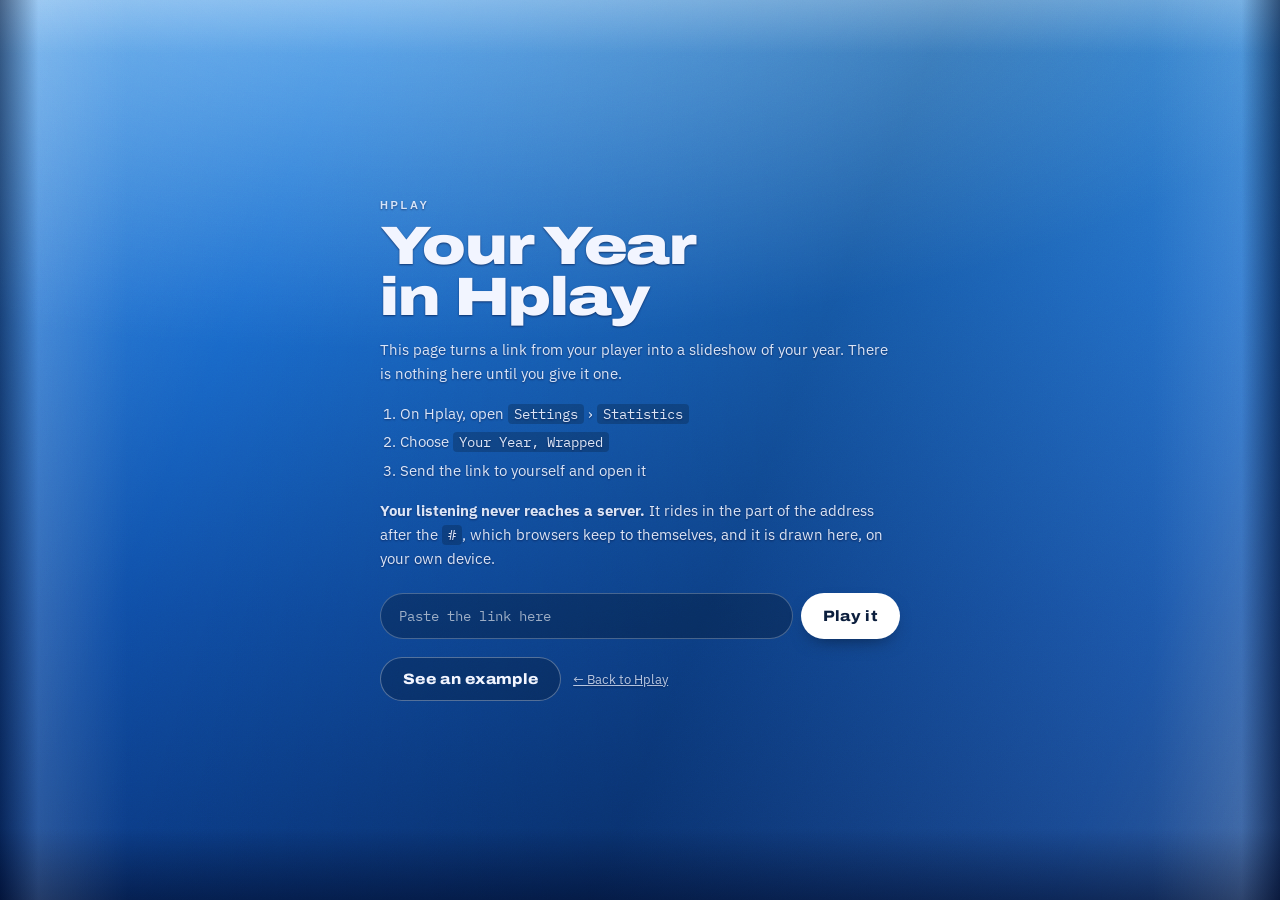
<file: wrapped.html>
<!doctype html>
<html lang="en">
<head>
<meta charset="utf-8">
<meta name="viewport" content="width=device-width, initial-scale=1, viewport-fit=cover">
<title>Your Year in Hplay</title>
<meta name="description" content="A slideshow of what you have been listening to on Hplay, built entirely from a link. The numbers travel in the link itself and never reach a server.">
<meta name="robots" content="noindex, follow">
<meta name="theme-color" content="#0a3a85">
<link rel="canonical" href="https://iwohost.github.io/hplaysite/wrapped.html">
<link rel="icon" href="data:image/svg+xml,<svg xmlns=%22http://www.w3.org/2000/svg%22 viewBox=%220 0 32 32%22><rect width=%2232%22 height=%2232%22 rx=%227%22 fill=%22%231b6fd0%22/><circle cx=%2216%22 cy=%2216%22 r=%229%22 fill=%22none%22 stroke=%22white%22 stroke-width=%223%22/></svg>">
<link rel="preconnect" href="https://fonts.googleapis.com">
<link rel="preconnect" href="https://fonts.gstatic.com" crossorigin>
<link href="https://fonts.googleapis.com/css2?family=Archivo:wdth,wght@62..125,500..900&family=IBM+Plex+Mono:wght@400;500;600&family=IBM+Plex+Sans:wght@400;500;600&family=UnifrakturMaguntia&display=swap" rel="stylesheet">
<style>
  *,*::before,*::after{ box-sizing:border-box; margin:0; padding:0; }
  :root{
    --display:"Archivo","Helvetica Neue",Helvetica,Arial,sans-serif;
    --body:"IBM Plex Sans","Helvetica Neue",Helvetica,Arial,sans-serif;
    --mono:"IBM Plex Mono",ui-monospace,Menlo,Consolas,monospace;
    --ui:"Helvetica Neue",Helvetica,Arial,sans-serif;
    --serif:Georgia,"Times New Roman",Times,serif;
    /* the body colours; every slide sets its own, these are only the fallback */
    --b1:#2f8de4; --b2:#1b6fd0; --b3:#0f4fa8; --b4:#0a3a85;
    --w1:#3b63d8; --w2:#2c4fc4; --w3:#2140ac; --w4:#182f8c;
    --lab:#f2f5ff; --sh:rgba(0,10,50,.55);
    --grain:url("data:image/svg+xml,%3Csvg xmlns='http://www.w3.org/2000/svg' width='140' height='140'%3E%3Cfilter id='g'%3E%3CfeTurbulence type='fractalNoise' baseFrequency='0.8' numOctaves='3'/%3E%3C/filter%3E%3Crect width='140' height='140' filter='url(%23g)' opacity='0.5'/%3E%3C/svg%3E");
  }
  html,body{ height:100%; }
  body{ background:var(--b4); color:var(--lab); font-family:var(--body);
    overflow:hidden; -webkit-text-size-adjust:100%; overscroll-behavior:none;
    -webkit-tap-highlight-color:transparent; }
  button{ font:inherit; color:inherit; }

  /* ---------- the body: anodised aluminium, the same recipe the player is painted with ---------- */
  .body{
    background:
      radial-gradient(150% 85% at 28% -8%, rgba(255,255,255,.30), transparent 55%),
      linear-gradient(112deg, rgba(255,255,255,.14) 0%, rgba(255,255,255,0) 22%, rgba(0,0,0,.20) 58%, rgba(255,255,255,.06) 86%, rgba(255,255,255,.15) 100%),
      linear-gradient(180deg,var(--b1) 0%, var(--b2) 32%, var(--b3) 68%, var(--b4) 100%);
    color:var(--lab);
  }
  .body::before{ content:""; position:absolute; inset:0; pointer-events:none; z-index:0;
    background:var(--grain); mix-blend-mode:overlay; opacity:.14; }
  .body::after{ content:""; position:absolute; inset:0; pointer-events:none; z-index:0;
    background:
      linear-gradient(90deg, rgba(0,8,35,.5) 0%, rgba(255,255,255,.12) 3%, transparent 10%, transparent 90%, rgba(255,255,255,.1) 97%, rgba(0,8,35,.55) 100%),
      linear-gradient(180deg, rgba(255,255,255,.22) 0%, transparent 6%, transparent 92%, rgba(0,8,35,.5) 100%); }
  .body > *{ position:relative; z-index:1; }

  /* ---------- the opening / error card ---------- */
  #gate{ position:fixed; inset:0; display:flex; align-items:center; justify-content:center;
    padding:24px 16px; overflow-y:auto; z-index:40; }
  #gate.gone{ display:none; }
  .gatebox{ width:100%; max-width:520px; text-shadow:0 1px 2px var(--sh); }
  .gatebox h1{ font-family:var(--display); font-stretch:125%; font-weight:900; font-size:clamp(34px,9vw,54px);
    line-height:.95; letter-spacing:-.02em; }
  .gatebox p{ margin-top:14px; line-height:1.6; font-size:15px; opacity:.9; }
  .gatebox ol{ margin:14px 0 0 20px; line-height:1.9; font-size:15px; opacity:.9; }
  .gatebox code{ font-family:var(--mono); background:rgba(0,0,0,.22); padding:1px 6px; border-radius:4px; font-size:.92em; }
  .gateform{ margin-top:22px; display:flex; gap:8px; flex-wrap:wrap; }
  .gateform input{ flex:1 1 220px; min-width:0; background:rgba(0,0,0,.25); border:1px solid rgba(255,255,255,.25);
    color:#fff; border-radius:999px; padding:13px 18px; font-family:var(--mono); font-size:14px; }
  .gateform input::placeholder{ color:rgba(255,255,255,.6); }
  .gateform input:focus-visible{ outline:2px solid #fff; outline-offset:2px; }
  .btn{ font-family:var(--display); font-stretch:112%; font-weight:800; font-size:15px; letter-spacing:.02em;
    background:#fff; color:#0b1e3d; border:0; border-radius:999px; padding:13px 22px; cursor:pointer;
    box-shadow:0 8px 20px -10px rgba(0,0,0,.6); text-shadow:none; }
  .btn:hover{ filter:brightness(.96); }
  .btn:focus-visible{ outline:2px solid #fff; outline-offset:3px; }
  .btn.ghost{ background:rgba(0,0,0,.22); color:var(--lab); border:1px solid rgba(255,255,255,.3); box-shadow:none; }
  .gatemore{ display:flex; gap:10px; flex-wrap:wrap; align-items:center; margin-top:18px; }
  .gateback{ display:inline-block; padding:8px 2px; color:inherit; opacity:.75; font-size:13px; }
  .gateback:hover{ opacity:1; }
  .gateerr{ margin-top:16px; padding:12px 16px; border-radius:14px; font-size:14px;
    background:rgba(0,0,0,.3); border:1px solid rgba(255,140,130,.6); }

  /* ---------- slide furniture ---------- */
  #stage{ position:fixed; inset:0; display:none; }
  #stage.on{ display:block; }
  .slide{ position:absolute; inset:0; display:flex; flex-direction:column; align-items:center; justify-content:center;
    padding:58px 16px 76px; text-align:center; overflow:hidden; text-shadow:0 1px 2px var(--sh);
    animation:slideIn .45s cubic-bezier(.2,.8,.3,1) both; }
  @keyframes slideIn{ from{ opacity:0; transform:scale(1.03); } to{ opacity:1; transform:none; } }
  #bars{ position:fixed; top:calc(env(safe-area-inset-top) + 12px); left:12px; right:12px; display:flex; gap:4px; z-index:20; }
  .pbar{ flex:1; height:3px; border-radius:2px; background:rgba(255,255,255,.28); overflow:hidden; }
  .pbar i{ display:block; height:100%; width:0; background:#fff; }
  .pbar.done i, .pbar.now i{ width:100%; }
  /* The tap-anywhere layer sits UNDER the slides, or it would swallow every button on them.
     The slides let taps through except on the things you are meant to touch. */
  #slides{ position:absolute; inset:0; z-index:15; pointer-events:none; }
  .slide button, .slide a, .slide input, .slide .grab{ pointer-events:auto; }
  #nav{ position:fixed; inset:0; z-index:10; display:flex; }
  #nav button{ flex:1; background:none; border:0; cursor:pointer; }
  #nav button:focus-visible{ outline:2px solid #fff; outline-offset:-6px; }
  #nav .fwd{ flex:2; }
  .foot{ position:fixed; left:0; right:0; bottom:0; padding:12px 16px calc(env(safe-area-inset-bottom) + 16px); z-index:20;
    display:flex; align-items:center; justify-content:space-between; gap:12px;
    font-family:var(--ui); font-weight:700; font-size:10.5px; letter-spacing:.18em; text-transform:uppercase;
    color:#fff; opacity:.8; pointer-events:none; text-shadow:0 1px 2px rgba(0,0,0,.4); }

  /* ---------- type ---------- */
  .eyebrow{ font-family:var(--ui); font-weight:700; font-size:11px; letter-spacing:.24em; text-transform:uppercase; opacity:.85; }
  .title{ font-family:var(--display); font-stretch:125%; font-weight:900; line-height:.9; letter-spacing:-.02em;
    font-size:clamp(34px,10vw,64px); text-wrap:balance; }
  .num{ font-family:var(--display); font-stretch:125%; font-weight:900; line-height:.85; letter-spacing:-.03em;
    font-size:clamp(58px,17vw,128px); font-variant-numeric:tabular-nums; }
  .name{ font-family:var(--display); font-stretch:112%; font-weight:850; line-height:1; letter-spacing:-.01em;
    font-size:clamp(26px,7.4vw,48px); text-wrap:balance; max-width:16ch; overflow-wrap:anywhere; }
  .sub{ margin-top:12px; font-size:clamp(14px,3.8vw,17px); line-height:1.5; max-width:32ch; opacity:.92; }
  .sub b{ font-weight:600; }
  .hint{ margin-top:10px; font-family:var(--ui); font-weight:700; font-size:10.5px; letter-spacing:.2em; text-transform:uppercase; opacity:.7; }
  .gap-s{ margin-top:12px; } .gap-m{ margin-top:20px; }
  /* a card straight under its heading needs air, or a tilted one leans into the words */
  .slide > .eyebrow + :not(.num):not(.name){ margin-top:16px; }
  .rise{ opacity:0; transform:translateY(18px); transition:opacity .5s ease, transform .6s cubic-bezier(.17,.84,.44,1); }
  .rise.in{ opacity:1; transform:none; }
  .pop{ opacity:0; transform:scale(.86); transition:opacity .35s ease, transform .7s cubic-bezier(.2,1.3,.4,1); }
  .pop.in{ opacity:1; transform:none; }
  .sr{ position:absolute; width:1px; height:1px; overflow:hidden; clip:rect(0 0 0 0); white-space:nowrap; }
  .skiplink{ position:absolute; left:-9999px; top:8px; z-index:60; background:#fff; color:#0b1e3d; padding:10px 16px; border-radius:999px; }
  .skiplink:focus{ left:8px; }

  /* ---------- the Hplay itself, in 3D ---------- */
  .dev3d{ --dw:min(46vw,200px,23vh); --dh:calc(var(--dw)*2); --dd:calc(var(--dw)*.085); --dr:calc(var(--dw)*.11);
    width:var(--dw); height:var(--dh); perspective:calc(var(--dw)*6); margin:14px 0 18px; touch-action:none; cursor:grab; }
  .devbox{ position:relative; width:100%; height:100%; transform-style:preserve-3d; }
  .devbox .f{ position:absolute; backface-visibility:hidden; -webkit-backface-visibility:hidden; }
  .devbox .front, .devbox .back{ inset:0; border-radius:var(--dr); overflow:hidden; }
  .devbox .front{ transform:translateZ(calc(var(--dd)/2)); display:flex; flex-direction:column; align-items:center;
    justify-content:space-evenly; padding:6% 0; }
  .devbox .back{ transform:rotateY(180deg) translateZ(calc(var(--dd)/2));
    background:linear-gradient(110deg,#c8ccd2,#f2f3f5 30%,#b6bbc3 62%,#e4e6ea);
    color:#6b7079; display:flex; flex-direction:column; align-items:center; justify-content:center; gap:8%; text-shadow:0 1px 0 rgba(255,255,255,.7); }
  .devbox .back .logo{ font-family:var(--ui); font-weight:800; font-size:calc(var(--dw)*.17); letter-spacing:-.01em; }
  .devbox .back .engr{ font-family:var(--ui); font-size:calc(var(--dw)*.05); line-height:1.5; text-align:center; letter-spacing:.06em; }
  .devbox .sl, .devbox .sr{ width:var(--dd); top:var(--dr); height:calc(100% - 2*var(--dr)); left:50%; margin-left:calc(var(--dd)/-2);
    background:linear-gradient(180deg,var(--b3),var(--b4)); }
  .devbox .sl{ transform:rotateY(-90deg) translateZ(calc(var(--dw)/2)); }
  .devbox .sr{ transform:rotateY(90deg) translateZ(calc(var(--dw)/2)); filter:brightness(.8); }
  .devbox .st, .devbox .sb{ height:var(--dd); left:var(--dr); width:calc(100% - 2*var(--dr)); top:50%; margin-top:calc(var(--dd)/-2);
    background:var(--b2); }
  .devbox .st{ transform:rotateX(90deg) translateZ(calc(var(--dh)/2)); filter:brightness(1.15); }
  .devbox .sb{ transform:rotateX(-90deg) translateZ(calc(var(--dh)/2)); filter:brightness(.7); }
  .devbox .bez{ width:90%; aspect-ratio:1.45; background:linear-gradient(180deg,#05070b,#141920); border-radius:calc(var(--dw)*.05);
    padding:3.4%; box-shadow:inset 0 2px 5px rgba(0,0,0,.9), 0 1px 1px rgba(255,255,255,.3); position:relative; z-index:1; }
  .devbox .scr{ position:relative; width:100%; height:100%; border-radius:calc(var(--dw)*.02); overflow:hidden; background:#fff; }
  .devbox .scr img{ position:absolute; inset:0; width:100%; height:100%; object-fit:cover; opacity:0; transition:opacity .6s; }
  .devbox .scr img.on{ opacity:1; }
  .devbox .scr::after{ content:''; position:absolute; inset:0; background:linear-gradient(118deg, rgba(255,255,255,.18), transparent 40%); }
  .devbox .hw{ --ws:calc(var(--dw)*.62); position:relative; z-index:1; }

  /* ---------- the wheel ---------- */
  .hw{ --ws:min(210px,54vw,30vh); position:relative; width:var(--ws); height:var(--ws); border-radius:50%; flex:0 0 auto;
    touch-action:none; -webkit-user-select:none; user-select:none;
    background:
      radial-gradient(circle at 38% 26%, rgba(255,255,255,.28), transparent 42%),
      radial-gradient(circle at 50% 40%, var(--w1) 0%, var(--w2) 48%, var(--w3) 74%, var(--w4) 100%);
    box-shadow: inset 0 calc(var(--ws)*.025) calc(var(--ws)*.06) rgba(255,255,255,.28),
                inset 0 calc(var(--ws)*-.035) calc(var(--ws)*.07) rgba(0,10,50,.6),
                0 calc(var(--ws)*.05) calc(var(--ws)*.13) rgba(0,12,50,.5); }
  .hw .wl{ position:absolute; color:var(--lab); font-family:var(--ui); font-weight:700; font-size:calc(var(--ws)*.082);
    letter-spacing:.14em; line-height:1; text-shadow:0 1px 2px var(--sh); }
  .hw .wl svg{ display:block; width:calc(var(--ws)*.11); height:auto; }
  .hw .menu{ top:9%; left:50%; transform:translateX(-50%); padding-left:.14em; }
  .hw .prev{ left:8%; top:50%; transform:translateY(-50%); }
  .hw .next{ right:8%; top:50%; transform:translateY(-50%); }
  .hw .play{ bottom:9%; left:50%; transform:translateX(-50%); }
  .hw .hub{ position:absolute; inset:32%; border-radius:50%;
    background:radial-gradient(circle at 50% 30%, var(--w1), var(--w2) 55%, var(--w3));
    box-shadow:inset 0 2px 3px rgba(255,255,255,.3), inset 0 -3px 6px rgba(0,0,0,.3), 0 0 0 1px rgba(0,0,0,.12);
    transition:filter .08s; }
  .hw.press .hub{ filter:brightness(.88); }
  .hw .read{ position:absolute; inset:32%; display:flex; align-items:center; justify-content:center; z-index:2;
    font-family:var(--display); font-stretch:112%; font-weight:900; font-size:calc(var(--ws)*.12); font-variant-numeric:tabular-nums; }
  .hw.grab{ cursor:grab; }

  /* ---------- a screen, the way the player draws one ---------- */
  .lcd{ width:min(330px,88vw); background:linear-gradient(180deg,#05070b,#141920); border-radius:16px; padding:10px;
    box-shadow:inset 0 3px 8px rgba(0,0,0,.95), 0 1px 1px rgba(255,255,255,.35), 0 14px 34px -14px rgba(0,10,45,.8);
    text-shadow:none; }
  .lcd .scr{ background:#fdfdfe; color:#15181d; border-radius:6px; overflow:hidden; font-family:var(--ui); text-align:left; }
  .chrome{ height:24px; background:linear-gradient(180deg,#fdfdfd 0%,#dadce0 46%,#c3c7cd 52%,#d6d9dd 100%);
    border-bottom:1px solid #9aa0a8; display:flex; align-items:center; gap:6px; padding:0 9px;
    font-weight:700; font-size:12px; color:#383c44; text-shadow:0 1px 0 rgba(255,255,255,.8); }
  .chrome b{ flex:1; text-align:center; }
  .chrome .batt{ width:20px; height:9px; border:1.5px solid #555; border-radius:2px; position:relative; }
  .chrome .batt::after{ content:''; position:absolute; inset:1px; right:30%; background:#4bb543; border-radius:1px; }
  .rowl{ display:flex; align-items:center; gap:8px; padding:8px 10px; font-size:14px; font-weight:600; border-bottom:1px solid #edf0f3;
    width:100%; text-align:left; background:none; border-left:0; border-right:0; border-top:0; cursor:pointer; }
  .rowl span{ flex:1; overflow:hidden; text-overflow:ellipsis; white-space:nowrap; }
  .rowl .ar{ color:#9aa0a8; font-weight:700; }
  .rowl.sel{ background:linear-gradient(180deg,#5aa7f0,#2a78d8); color:#fff; border-bottom-color:transparent; }
  .rowl.sel .ar{ color:#fff; }
  .rowl.right{ background:linear-gradient(180deg,#6bcf72,#35a145); color:#fff; }
  .rowl.wrong{ background:linear-gradient(180deg,#ef7c70,#cf4436); color:#fff; }
  .rowl:focus-visible{ outline:2px solid #2a78d8; outline-offset:-3px; }
  .np{ padding:12px 12px 10px; }
  .np .cnt{ font-size:11px; color:#8b8f97; font-weight:600; }
  .np .t{ font-size:20px; font-weight:800; margin-top:4px; letter-spacing:-.01em; }
  .np .a, .np .al{ font-size:13px; color:#555b64; margin-top:2px; font-weight:600; overflow:hidden; text-overflow:ellipsis; white-space:nowrap; }
  .np .bar{ display:flex; align-items:center; gap:8px; margin-top:14px; font-size:11px; font-weight:700; color:#555b64; font-variant-numeric:tabular-nums; }
  .np .trk{ flex:1; height:9px; border-radius:5px; background:linear-gradient(180deg,#c9ccd1,#eef0f2); box-shadow:inset 0 1px 2px rgba(0,0,0,.25); overflow:hidden; }
  .np .trk i{ display:block; height:100%; width:0; background:linear-gradient(180deg,#7cc0f7,#2a78d8); transition:width 2.4s cubic-bezier(.2,.8,.3,1); }

  /* ---------- the receipt ---------- */
  .slot{ width:min(318px,86vw); height:16px; border-radius:9px; background:linear-gradient(180deg,#05070b,#252a33);
    box-shadow:inset 0 3px 5px rgba(0,0,0,.9), 0 1px 0 rgba(255,255,255,.3); position:relative; z-index:3; }
  .feed{ width:min(300px,82vw); margin-top:-8px; overflow:hidden; padding-bottom:14px; max-height:calc(100vh - 210px); }
  .receipt{ --paper:#f8f6f0; position:relative; background:var(--paper); color:#25221d; font-family:var(--mono); font-size:12px;
    line-height:1.55; padding:22px 18px 18px; text-align:left; text-shadow:none; transform:translateY(-101%);
    box-shadow:0 18px 30px -18px rgba(0,0,0,.6); }
  .receipt.out{ transform:none; transition:transform 2.6s steps(26); }
  .receipt::after{ content:''; position:absolute; left:0; right:0; top:100%; height:8px;
    background:conic-gradient(from -45deg at bottom, var(--paper) 90deg, transparent 0) 0 0/16px 8px repeat-x; }
  .receipt .c{ text-align:center; }
  .receipt h3{ font-family:var(--display); font-stretch:125%; font-weight:900; font-size:20px; letter-spacing:.04em; text-align:center; }
  .receipt .ln{ display:flex; justify-content:space-between; gap:10px; }
  .receipt .ln span:first-child{ overflow:hidden; text-overflow:ellipsis; white-space:nowrap; }
  .receipt .ln span:last-child{ flex:0 0 auto; }
  .receipt hr{ border:0; border-top:1px dashed #9a958a; margin:8px 0; }
  .receipt .tot{ font-weight:600; font-size:14px; }
  .barcode{ display:flex; height:42px; margin-top:10px; justify-content:center; gap:0; }
  .barcode i{ display:block; height:100%; background:#25221d; }
  .barcode i.s{ background:transparent; }

  /* ---------- the record ---------- */
  .deck{ position:relative; width:min(300px,80vw); height:min(220px,58vw); perspective:900px; margin:16px 0 6px; }
  .deck .inner{ position:absolute; inset:0; transform-style:preserve-3d; transform:rotateX(14deg) rotateY(-16deg); }
  .sleeve{ position:absolute; left:0; top:50%; width:min(200px,52vw); aspect-ratio:1; transform:translateY(-50%);
    background-size:cover; border-radius:3px; z-index:2;
    box-shadow:0 18px 30px -12px rgba(0,0,0,.65), inset 0 0 0 1px rgba(255,255,255,.12); }
  .record{ position:absolute; top:50%; left:0; width:min(194px,50vw); aspect-ratio:1; border-radius:50%; z-index:1;
    transform:translate(0,-50%); transition:transform 1.4s cubic-bezier(.2,.8,.25,1);
    box-shadow:0 14px 26px -10px rgba(0,0,0,.7); }
  .record.out{ transform:translate(48%,-50%); }
  .record .disc{ position:absolute; inset:0; border-radius:50%;
    background:
      radial-gradient(circle, transparent 0 31%, rgba(255,255,255,.06) 31.5%, transparent 32%),
      repeating-radial-gradient(circle, #121214 0 1.2px, #1d1d21 1.4px 2.6px),
      #111;
    animation:spin 1.8s linear infinite; animation-play-state:paused; }
  .record.out .disc{ animation-play-state:running; }
  .record .disc::before{ content:''; position:absolute; inset:0; border-radius:50%;
    background:conic-gradient(from 20deg, transparent 0 40deg, rgba(255,255,255,.14) 60deg, transparent 80deg 220deg, rgba(255,255,255,.1) 240deg, transparent 260deg); }
  .record .lbl{ position:absolute; inset:32%; border-radius:50%; background:var(--lc,#d8ab53); display:flex; align-items:center; justify-content:center;
    font-family:var(--ui); font-weight:800; font-size:9px; line-height:1.15; color:var(--lt,#1b1b1b); text-align:center; padding:12%; text-shadow:none; overflow:hidden; }
  .record .lbl::after{ content:''; position:absolute; width:7%; height:7%; border-radius:50%; background:#0d0d0f; left:46.5%; top:46.5%; }
  @keyframes spin{ to{ transform:rotate(360deg); } }

  /* ---------- higher or lower ---------- */
  .duel{ display:flex; gap:10px; width:min(360px,92vw); margin-top:14px; }
  .pick{ flex:1; min-width:0; background:rgba(0,0,0,.22); border:1px solid rgba(255,255,255,.25); border-radius:16px; padding:10px;
    cursor:pointer; display:flex; flex-direction:column; gap:8px; align-items:stretch; text-align:left; transition:transform .2s, background .2s; }
  .pick:hover{ transform:translateY(-2px); }
  .pick:focus-visible{ outline:2px solid #fff; outline-offset:2px; }
  .pick .art{ width:100%; aspect-ratio:1; border-radius:8px; background-size:cover; box-shadow:0 8px 16px -8px rgba(0,0,0,.6); }
  .pick .tt{ font-weight:600; font-size:14px; line-height:1.25; overflow:hidden; display:-webkit-box; -webkit-line-clamp:2; -webkit-box-orient:vertical; min-height:2.5em; }
  .pick .ct{ font-family:var(--display); font-stretch:125%; font-weight:900; font-size:26px; line-height:1; opacity:0; transition:opacity .3s; }
  .pick.shown .ct{ opacity:1; }
  .pick.win{ background:rgba(255,255,255,.22); border-color:#fff; }
  .pick.lose{ opacity:.6; }
  .score{ display:flex; gap:6px; margin-top:14px; }
  .score i{ width:10px; height:10px; border-radius:50%; background:rgba(255,255,255,.3); }
  .score i.y{ background:#fff; } .score i.n{ background:rgba(0,0,0,.4); }

  /* ---------- 3D towers and the heat map ---------- */
  .iso{ perspective:1000px; width:min(340px,90vw); height:min(300px,40vh); display:flex; align-items:flex-end; justify-content:center; padding-bottom:28px; touch-action:none; cursor:grab; }
  .floor{ position:relative; transform-style:preserve-3d; transform:rotateX(58deg) rotateZ(var(--rz,-45deg)); }
  .floor.big{ width:236px; height:236px; border-radius:18px; background:rgba(0,0,0,.22); box-shadow:inset 0 0 0 1px rgba(255,255,255,.12); }
  .tw{ position:absolute; transform-style:preserve-3d; --h:0px; }
  .tw i{ position:absolute; display:block; }
  .tw .tp{ inset:0; background:var(--c); transform:translateZ(var(--h)); filter:brightness(1.18); transition:transform 1.1s cubic-bezier(.2,.9,.3,1); }
  .tw .fa{ left:0; top:100%; width:100%; height:var(--h); background:var(--c); transform-origin:top; transform:rotateX(90deg); filter:brightness(.86); transition:height 1.1s cubic-bezier(.2,.9,.3,1); }
  .tw .fb{ right:100%; top:0; height:100%; width:var(--h); background:var(--c); transform-origin:right; transform:rotateY(90deg); filter:brightness(.66); transition:width 1.1s cubic-bezier(.2,.9,.3,1); }
  .legend{ width:min(340px,90vw); display:flex; flex-direction:column; gap:6px; margin-top:6px; text-align:left; }
  .legend div{ display:flex; align-items:center; gap:10px; font-size:14px; }
  .legend i{ width:12px; height:12px; border-radius:3px; flex:0 0 auto; box-shadow:0 0 0 1px rgba(255,255,255,.4); }
  .legend span{ flex:1; overflow:hidden; text-overflow:ellipsis; white-space:nowrap; }
  .legend b{ font-family:var(--mono); font-weight:500; font-size:12.5px; opacity:.85; }

  /* ---------- the newspaper ---------- */
  .news{ width:min(340px,90vw); background:#efe9dc; color:#1c1a17; padding:14px 14px 16px; text-align:left; text-shadow:none;
    transform:rotate(-2.2deg); box-shadow:0 22px 40px -18px rgba(0,0,0,.7);
    background-image:radial-gradient(rgba(0,0,0,.05) 1px, transparent 1px); background-size:4px 4px; }
  .news .mast{ font-family:"UnifrakturMaguntia",var(--serif); font-size:clamp(30px,9vw,40px); text-align:center; line-height:1; }
  .news .dl{ display:flex; justify-content:space-between; font-family:var(--mono); font-size:9.5px; letter-spacing:.04em;
    border-top:2px solid #1c1a17; border-bottom:1px solid #1c1a17; padding:3px 0; margin-top:6px; text-transform:uppercase; }
  .news .hed{ font-family:var(--display); font-stretch:75%; font-weight:900; text-transform:uppercase; line-height:.92;
    font-size:clamp(28px,8.6vw,40px); margin-top:10px; letter-spacing:-.005em; overflow-wrap:anywhere; }
  .news .dek{ font-family:var(--serif); font-style:italic; font-size:14px; margin-top:8px; line-height:1.35; }
  .news .cols{ display:grid; grid-template-columns:minmax(0,1fr) minmax(0,1fr); gap:10px; margin-top:10px;
    font-family:var(--serif); font-size:11px; line-height:1.4; text-align:justify; hyphens:auto; }
  .news .photo{ grid-row:span 2; aspect-ratio:1; background-size:cover; filter:grayscale(1) contrast(1.15); position:relative; }
  .news .photo::after{ content:''; position:absolute; inset:0; background-image:radial-gradient(rgba(0,0,0,.35) 30%, transparent 32%); background-size:3px 3px; mix-blend-mode:multiply; }
  .news .cap{ font-family:var(--mono); font-size:8.5px; grid-column:1; margin-top:-4px; }
  .news p:first-of-type::first-letter{ font-size:28px; float:left; line-height:.9; padding-right:3px; font-weight:700; }

  /* ---------- the forecast ---------- */
  .wx{ width:min(340px,90vw); border-radius:24px; padding:18px 16px 14px; text-align:left; color:#fff;
    box-shadow:0 22px 40px -18px rgba(0,0,0,.6); position:relative; overflow:hidden; text-shadow:0 1px 2px rgba(0,0,0,.25); }
  .wx.day{ background:linear-gradient(180deg,#3d8fe0,#7fc0f2); }
  .wx.dusk{ background:linear-gradient(180deg,#5b3c8f,#e0784a); }
  .wx.night{ background:linear-gradient(180deg,#081732,#203d70); }
  .wx.night::before{ content:''; position:absolute; inset:0; opacity:.7;
    background-image:radial-gradient(1px 1px at 20% 30%, #fff, transparent), radial-gradient(1px 1px at 70% 12%, #fff, transparent),
      radial-gradient(1.5px 1.5px at 85% 40%, #fff, transparent), radial-gradient(1px 1px at 40% 8%, #fff, transparent),
      radial-gradient(1px 1px at 58% 46%, #fff, transparent), radial-gradient(1px 1px at 10% 60%, #fff, transparent); }
  .wx > *{ position:relative; }
  .wx .top{ display:flex; justify-content:space-between; gap:10px; align-items:flex-start; }
  .wx .place{ font-family:var(--ui); font-weight:600; font-size:15px; }
  .wx .temp{ font-family:var(--display); font-stretch:112%; font-weight:300; font-size:64px; line-height:1; margin-top:2px; font-variant-numeric:tabular-nums; }
  .wx .cond{ font-size:14px; font-weight:500; margin-top:4px; }
  .orb{ width:58px; height:58px; border-radius:50%; flex:0 0 auto; margin-top:6px; }
  .orb.sun{ background:radial-gradient(circle at 40% 38%, #fff6b0, #ffd23f 60%, #f6a60c); box-shadow:0 0 30px 6px rgba(255,214,70,.6); }
  .orb.moon{ background:radial-gradient(circle at 36% 36%, #fffbe8, #e7dfbf 70%); box-shadow:0 0 26px 4px rgba(255,250,220,.35);
    -webkit-mask:radial-gradient(circle at 72% 30%, transparent 34%, #000 35%); mask:radial-gradient(circle at 72% 30%, transparent 34%, #000 35%); }
  .wx .panel{ margin-top:14px; background:rgba(255,255,255,.15); border-radius:16px; padding:10px 10px 8px; }
  .wx .ptitle{ font-family:var(--ui); font-weight:700; font-size:10px; letter-spacing:.14em; text-transform:uppercase; opacity:.85; }
  .wx .hours{ display:flex; align-items:flex-end; gap:2px; height:74px; margin-top:8px; }
  .wx .hours button{ flex:1; height:100%; border:0; padding:0; background:none; display:flex; align-items:flex-end; cursor:pointer; }
  .wx .hours i{ display:block; width:100%; border-radius:3px 3px 1px 1px; background:rgba(255,255,255,.55); height:0; transition:height .8s cubic-bezier(.2,.9,.3,1); }
  .wx .hours button[aria-pressed="true"] i{ background:#fff; box-shadow:0 0 10px rgba(255,255,255,.8); }
  .wx .hours button:focus-visible{ outline:2px solid #fff; outline-offset:1px; }
  .wx .axis{ display:flex; justify-content:space-between; font-family:var(--mono); font-size:9.5px; opacity:.8; margin-top:4px; }
  .wx .pick-h{ font-size:13px; margin-top:8px; min-height:1.4em; }

  /* ---------- the chat ---------- */
  .chat{ width:min(330px,90vw); height:min(400px,52vh); background:#000; border-radius:28px; padding:12px 10px; display:flex; flex-direction:column;
    box-shadow:0 0 0 7px #1a1b1f, 0 22px 40px -14px rgba(0,0,0,.8); text-align:left; text-shadow:none; font-family:var(--ui); }
  .chat .ch{ display:flex; flex-direction:column; align-items:center; gap:3px; padding-bottom:8px; border-bottom:1px solid #1d1e22; }
  .chat .ava{ width:36px; height:36px; border-radius:50%; background:linear-gradient(180deg,var(--b1),var(--b3)); display:flex; align-items:center; justify-content:center;
    color:#fff; font-weight:800; font-size:16px; box-shadow:inset 0 0 0 3px rgba(255,255,255,.25); }
  .chat .who{ color:#fff; font-size:12px; font-weight:600; }
  .chat .msgs{ flex:1; display:flex; flex-direction:column; gap:5px; padding-top:10px; overflow:hidden; justify-content:flex-end; }
  .chat .stamp{ align-self:center; color:#8e8e93; font-size:10.5px; margin:4px 0; }
  .bub{ max-width:78%; padding:7px 11px; border-radius:17px; font-size:14.5px; line-height:1.3; animation:bub .3s cubic-bezier(.2,1.3,.4,1) both; }
  .bub.in{ align-self:flex-start; background:#26252a; color:#fff; border-bottom-left-radius:5px; }
  .bub.me{ align-self:flex-end; background:#0a84ff; color:#fff; border-bottom-right-radius:5px; }
  .bub.typing{ display:flex; gap:4px; padding:11px 12px; }
  .bub.typing i{ width:6px; height:6px; border-radius:50%; background:#8e8e93; animation:dot 1s infinite; }
  .bub.typing i:nth-child(2){ animation-delay:.15s; } .bub.typing i:nth-child(3){ animation-delay:.3s; }
  @keyframes bub{ from{ opacity:0; transform:translateY(8px) scale(.9); } }
  @keyframes dot{ 0%,60%,100%{ opacity:.35; transform:none; } 30%{ opacity:1; transform:translateY(-3px); } }

  /* ---------- the boarding pass ---------- */
  .pass{ width:min(340px,92vw); display:flex; text-align:left; text-shadow:none; color:#1b1e24; filter:drop-shadow(0 18px 24px rgba(0,0,0,.45)); }
  .pass .main{ flex:1; min-width:0; background:#fff; border-radius:16px 0 0 16px; overflow:hidden;
    -webkit-mask:radial-gradient(circle at 100% 0, transparent 9px, #000 10px) top/100% 51% no-repeat, radial-gradient(circle at 100% 100%, transparent 9px, #000 10px) bottom/100% 51% no-repeat;
            mask:radial-gradient(circle at 100% 0, transparent 9px, #000 10px) top/100% 51% no-repeat, radial-gradient(circle at 100% 100%, transparent 9px, #000 10px) bottom/100% 51% no-repeat; }
  .pass .stub{ width:86px; background:#fff; border-radius:0 16px 16px 0; border-left:2px dashed #c9cdd4; padding:12px 8px; display:flex; flex-direction:column; align-items:center; gap:8px;
    -webkit-mask:radial-gradient(circle at 0 0, transparent 9px, #000 10px) top/100% 51% no-repeat, radial-gradient(circle at 0 100%, transparent 9px, #000 10px) bottom/100% 51% no-repeat;
            mask:radial-gradient(circle at 0 0, transparent 9px, #000 10px) top/100% 51% no-repeat, radial-gradient(circle at 0 100%, transparent 9px, #000 10px) bottom/100% 51% no-repeat; }
  .pass .band{ background:linear-gradient(180deg,var(--b2),var(--b3)); color:#fff; padding:9px 12px; display:flex; justify-content:space-between; align-items:baseline;
    font-family:var(--ui); font-weight:800; font-size:12px; letter-spacing:.16em; }
  .pass .band span{ font-weight:600; font-size:9px; letter-spacing:.2em; opacity:.85; }
  .pass .route{ display:flex; align-items:center; justify-content:space-between; padding:12px 12px 4px; }
  .pass .route small, .pass .grid small, .pass .stub small{ display:block; font-family:var(--ui); font-size:8px; letter-spacing:.16em; color:#8a909a; font-weight:700; }
  .pass .route b{ font-family:var(--display); font-stretch:125%; font-weight:900; font-size:26px; line-height:1; }
  .pass .route svg{ width:28px; color:var(--b2); }
  .pass .grid{ display:grid; grid-template-columns:repeat(3,minmax(0,1fr)); gap:8px 10px; padding:10px 12px 14px; }
  .pass .grid b{ font-family:var(--mono); font-weight:600; font-size:13px; display:block; overflow:hidden; text-overflow:ellipsis; white-space:nowrap; }
  .pass .stub b{ font-family:var(--display); font-stretch:125%; font-weight:900; font-size:22px; line-height:1; }
  .pass .vbar{ flex:1; width:46px; display:flex; flex-direction:column; gap:0; }
  .pass .vbar i{ display:block; width:100%; background:#1b1e24; }
  .pass .vbar i.s{ background:transparent; }

  /* ---------- the ticker ---------- */
  .stk{ width:min(340px,92vw); background:#0d1015; border-radius:18px; padding:14px 14px 12px; text-align:left; color:#e9edf3; font-family:var(--mono);
    box-shadow:0 22px 40px -16px rgba(0,0,0,.8), inset 0 0 0 1px rgba(255,255,255,.06); text-shadow:none; }
  .stk .hd{ display:flex; justify-content:space-between; align-items:baseline; gap:8px; }
  .stk .hd b{ font-family:var(--display); font-stretch:125%; font-weight:900; font-size:22px; letter-spacing:.02em; }
  .stk .hd span{ font-size:10.5px; color:#8b93a1; }
  .stk .px{ display:flex; align-items:baseline; gap:10px; margin-top:6px; }
  .stk .px b{ font-family:var(--display); font-stretch:112%; font-weight:800; font-size:34px; font-variant-numeric:tabular-nums; }
  .stk .up{ color:#33d17a; } .stk .down{ color:#ff6b6b; }
  .stk svg{ display:block; width:100%; height:auto; margin-top:8px; overflow:visible; }
  .stk .ln{ fill:none; stroke-width:2.2; stroke-linejoin:round; stroke-linecap:round; }
  .stk .ax{ display:flex; justify-content:space-between; font-size:9px; color:#8b93a1; margin-top:4px; }
  .stk .ft{ display:flex; justify-content:space-between; gap:6px; font-size:10px; color:#8b93a1; margin-top:10px; border-top:1px solid #1f242c; padding-top:8px; }
  .stk .ft b{ color:#e9edf3; font-weight:500; }
  .tape{ width:100%; overflow:hidden; white-space:nowrap; font-family:var(--mono); font-size:12px; margin-top:16px; opacity:.85; text-shadow:none; }
  .tape span{ display:inline-block; padding-left:100%; animation:tape 22s linear infinite; }
  @keyframes tape{ to{ transform:translateX(-100%); } }

  /* ---------- the horoscope ---------- */
  .horo{ width:min(330px,90vw); border-radius:22px; padding:22px 18px 18px; color:#f3e7c7; text-shadow:none;
    background:radial-gradient(120% 80% at 50% 0%, #3b2a68, #160f2c 70%); box-shadow:0 22px 40px -16px rgba(0,0,0,.8), inset 0 0 0 1px rgba(232,194,106,.35);
    position:relative; overflow:hidden; }
  .horo::before{ content:''; position:absolute; inset:0; opacity:.6;
    background-image:radial-gradient(1px 1px at 12% 20%, #fff, transparent), radial-gradient(1px 1px at 80% 14%, #fff, transparent),
      radial-gradient(1.4px 1.4px at 66% 70%, #fff, transparent), radial-gradient(1px 1px at 30% 80%, #fff, transparent),
      radial-gradient(1px 1px at 90% 54%, #fff, transparent), radial-gradient(1px 1px at 46% 36%, #fff, transparent); }
  .horo > *{ position:relative; }
  .horo .gl{ font-size:64px; line-height:1; color:#e8c26a; text-shadow:0 0 24px rgba(232,194,106,.6);
    font-family:"Segoe UI Symbol","Noto Sans Symbols","Noto Sans Symbols 2","DejaVu Sans","Apple Symbols",sans-serif; }
  .horo .k{ font-family:var(--ui); font-weight:700; font-size:10px; letter-spacing:.24em; text-transform:uppercase; opacity:.8; margin-top:10px; }
  .horo .d{ font-family:var(--display); font-stretch:125%; font-weight:900; font-size:clamp(34px,10vw,46px); line-height:1; margin-top:4px; color:#fff; }
  .horo .r{ font-family:var(--serif); font-style:italic; font-size:14px; opacity:.85; margin-top:4px; }
  .horo p{ font-size:14px; line-height:1.5; margin-top:12px; opacity:.95; }
  .horo .wk{ display:flex; gap:5px; align-items:flex-end; height:46px; margin-top:14px; }
  .horo .wk div{ flex:1; display:flex; flex-direction:column; align-items:center; gap:3px; height:100%; justify-content:flex-end; }
  .horo .wk i{ display:block; width:100%; border-radius:3px; background:rgba(232,194,106,.4); height:0; transition:height .8s cubic-bezier(.2,.9,.3,1); }
  .horo .wk i.me{ background:#e8c26a; }
  .horo .wk span{ font-family:var(--mono); font-size:9px; opacity:.75; }

  /* ---------- the arcade ---------- */
  .arc{ width:min(330px,90vw); background:#050806; border-radius:18px; padding:18px 16px; font-family:var(--mono); color:#39ff88; text-transform:uppercase;
    text-shadow:0 0 6px rgba(57,255,136,.7); box-shadow:0 22px 40px -16px rgba(0,0,0,.8), inset 0 0 40px rgba(57,255,136,.08); position:relative; overflow:hidden; }
  .arc::after{ content:''; position:absolute; inset:0; pointer-events:none; background:repeating-linear-gradient(180deg, rgba(0,0,0,.35) 0 1px, transparent 1px 3px); }
  .arc .ttl{ text-align:center; font-weight:600; font-size:18px; letter-spacing:.2em; color:#ffd84a; text-shadow:0 0 8px rgba(255,216,74,.7); }
  .arc ol{ list-style:none; margin-top:14px; display:flex; flex-direction:column; gap:7px; font-size:14px; }
  .arc li{ display:flex; justify-content:space-between; gap:8px; }
  .arc li.me{ color:#fff; text-shadow:0 0 8px rgba(255,255,255,.8); }
  .arc .blink{ text-align:center; margin-top:16px; font-size:12px; animation:blink 1.1s steps(2) infinite; }
  @keyframes blink{ 50%{ opacity:0; } }

  /* ---------- the end card ---------- */
  .shot{ height:min(46vh,430px); aspect-ratio:9/16; border-radius:18px; background-size:cover; background-position:center;
    box-shadow:0 26px 50px -20px rgba(0,0,0,.8), 0 0 0 1px rgba(255,255,255,.2); transform:rotate(-3deg);
    animation:float 5s ease-in-out infinite; }
  @keyframes float{ 50%{ transform:rotate(-1.5deg) translateY(-6px); } }
  .acts{ display:flex; gap:8px; flex-wrap:wrap; justify-content:center; margin-top:18px; max-width:360px; }
  .acts .btn{ padding:11px 16px; font-size:13.5px; }

  /* ---------- your look ---------- */
  .fan{ position:relative; width:min(270px,66vw); aspect-ratio:1.5; margin-top:30px; }
  .fan img{ position:absolute; inset:0; width:100%; height:100%; object-fit:cover; border-radius:10px;
    border:7px solid #0b0d12; box-shadow:0 14px 26px -12px rgba(0,0,0,.7); transform-origin:50% 200%;
    transform:rotate(var(--r)) translateY(var(--y)) scale(.6); opacity:0;
    transition:transform .5s steps(6,end), opacity .25s steps(3,end); }
  .fan img.in{ opacity:1; transform:rotate(var(--r)) translateY(var(--y)); }
  .chips{ display:flex; flex-wrap:wrap; gap:6px; justify-content:center; max-width:370px; margin-top:22px; }
  .chip{ background:rgba(0,0,0,.22); border:1px solid rgba(255,255,255,.28); border-radius:999px; padding:6px 11px; font-size:12.5px; font-weight:600; }
  .chip small{ font-family:var(--ui); font-weight:700; font-size:9px; letter-spacing:.14em; text-transform:uppercase; opacity:.72; margin-right:6px; }

  /* ---------- stop motion: everything moves on twos, about twelve frames a second ---------- */
  .slide{ animation-timing-function:steps(4,end); }
  .rise,.pop{ transition-timing-function:steps(6,end); }
  .np .trk i,.wx .hours i,.horo .wk i,.tw .tp,.tw .fa,.tw .fb,.record{ transition-timing-function:steps(10,end) !important; }
  .record .disc{ animation-timing-function:steps(10) !important; }
  .tape span{ animation-timing-function:steps(264) !important; }
  .shot{ animation-timing-function:steps(30) !important; }
  .bub{ animation-timing-function:steps(3,end) !important; }
  .bub.typing i{ animation-timing-function:steps(3) !important; }
  .stk .ln{ transition-timing-function:steps(18,end) !important; }
  .boil{ translate:var(--jx,0) var(--jy,0); rotate:var(--jr,0deg); }
  .body::before{ background-position:var(--gx,0) var(--gy,0); }

  @media (prefers-reduced-motion: reduce){
    .slide{ animation:none; }
    .fan img{ transition:none; opacity:1; transform:rotate(var(--r)) translateY(var(--y)); }
    .rise,.pop,.receipt.out,.record,.np .trk i,.wx .hours i,.horo .wk i,.tw i{ transition:none !important; }
    .rise,.pop{ opacity:1; transform:none; }
    .record .disc,.shot,.tape span,.arc .blink,.bub,.bub.typing i{ animation:none !important; }
  }
  @media (max-height:640px){
    .slide{ padding-top:44px; padding-bottom:58px; }
    .num{ font-size:clamp(48px,14vw,96px); }
  }
</style>
</head>
<body>

<a class="skiplink" href="#main">Skip to the slideshow</a>
<main id="main">
<div id="gate" class="body">
  <div class="gatebox">
    <div class="eyebrow">Hplay</div>
    <h1 style="margin-top:10px">Your Year<br>in Hplay</h1>
    <div id="gateBody">
      <p>This page turns a link from your player into a slideshow of your year. There is
        nothing here until you give it one.</p>
      <ol>
        <li>On Hplay, open <code>Settings</code> › <code>Statistics</code></li>
        <li>Choose <code>Your Year, Wrapped</code></li>
        <li>Send the link to yourself and open it</li>
      </ol>
      <p><b>Your listening never reaches a server.</b> It rides in the part of the address
        after the <code>#</code>, which browsers keep to themselves, and it is drawn here, on
        your own device.</p>
      <form class="gateform" id="pasteForm">
        <label class="sr" for="pasteUrl">Paste an Hplay Wrapped link</label>
        <input id="pasteUrl" type="text" inputmode="url" placeholder="Paste the link here" autocomplete="off">
        <button class="btn" type="submit">Play it</button>
      </form>
      <div id="gateErr"></div>
      <div class="gatemore">
        <button class="btn ghost" type="button" id="demoBtn">See an example</button>
        <a class="gateback" href="./">← Back to Hplay</a>
      </div>
    </div>
  </div>
</div>

<div id="stage" aria-hidden="true">
  <div id="bars"></div>
  <div id="slides"></div>
  <div id="nav">
    <button class="back" type="button" aria-label="Previous"></button>
    <button class="fwd" type="button" aria-label="Next"></button>
  </div>
  <div class="foot">
    <span>Hplay</span>
    <span id="footHint">Tap to continue</span>
  </div>
</div>
</main>
<p class="sr" id="live" role="status" aria-live="polite"></p>

<script>
'use strict';
const REDUCED = matchMedia('(prefers-reduced-motion: reduce)').matches;

/* ---------- reading the link ----------
   The fragment carries a one-character format version, one character saying whether it is
   deflated, then base64url. Nothing here is trusted: every field is read through a coercer,
   so a hand-edited link produces a boring slideshow rather than a broken page. */
function fromB64url(s){
  s = s.replace(/-/g,'+').replace(/_/g,'/');
  while(s.length % 4) s += '=';
  const bin = atob(s);
  const out = new Uint8Array(bin.length);
  for(let i=0;i<bin.length;i++) out[i] = bin.charCodeAt(i);
  return out;
}
async function decodePayload(frag){
  if(!frag) throw new Error('empty');
  const tag = frag.slice(0,2);
  if(tag !== '1z' && tag !== '1u') throw new Error('This link is not one Hplay made, or it is a newer kind than this page knows.');
  let bytes;
  try{ bytes = fromB64url(frag.slice(2)); }
  catch(e){ throw new Error('This link is damaged. Make a fresh one from Hplay.'); }
  if(tag === '1z'){
    if(typeof DecompressionStream !== 'function') throw new Error('This browser cannot unpack the link. Try a newer one.');
    try{
      const ds = new DecompressionStream('deflate-raw');
      bytes = new Uint8Array(await new Response(new Blob([bytes]).stream().pipeThrough(ds)).arrayBuffer());
    }catch(e){
      /* A half-copied link lands here. The browser reports it as a failed fetch, which is
         true of the stream and no use at all to somebody holding a broken link. */
      throw new Error('This link is incomplete. Copy the whole thing, including everything after the #.');
    }
  }
  try{ return JSON.parse(new TextDecoder().decode(bytes)); }
  catch(e){ throw new Error('This link is damaged. Make a fresh one from Hplay.'); }
}
const num = (v,d=0) => (typeof v === 'number' && isFinite(v)) ? v : d;
const str = (v,d='') => (typeof v === 'string') ? v.slice(0,80) : d;
const arr = (v) => Array.isArray(v) ? v : [];
const pairs = (v) => arr(v).filter(p => Array.isArray(p) && p.length>=2 && typeof p[0]==='string')
                           .map(p => [p[0].slice(0,80), num(p[1])]);
const HEX = /^#[0-9a-f]{6}$/i;
const hexes = (v, n) => { const a = arr(v).slice(0, n); return a.length === n && a.every(x => HEX.test(x)) ? a : null; };

/* ---------- shaping it into the things a slide wants ---------- */
const DAY_MS = 86400000;
const WEEK = ['Sunday','Monday','Tuesday','Wednesday','Thursday','Friday','Saturday'];
function shape(raw){
  const d0 = /^\d{4}-\d{2}-\d{2}$/.test(raw.d0||'') ? raw.d0 : '';
  const base = d0 ? Date.parse(d0+'T00:00:00') : 0;
  const days = d0 ? arr(raw.dv).filter(p=>Array.isArray(p))
                              .map(p => ({ date:new Date(base + num(p[0])*DAY_MS), n:num(p[1]) }))
                              .filter(x => !isNaN(x.date) && x.n > 0) : [];
  const months = Object.entries(raw.mo && typeof raw.mo === 'object' ? raw.mo : {})
    .filter(([k,v]) => /^\d{4}-\d{2}$/.test(k) && Array.isArray(v))
    .map(([k,v]) => ({ key:k, plays:num(v[0]), secs:num(v[1]), skips:num(v[2]), finished:num(v[3]) }))
    .sort((a,b)=>a.key<b.key?-1:1);
  const hours = arr(raw.h).slice(0,24).map(n=>num(n));
  while(hours.length < 24) hours.push(0);
  const weekdays = arr(raw.w).slice(0,7).map(n=>num(n));
  while(weekdays.length < 7) weekdays.push(0);
  const q = arr(raw.q).slice(0,3).map(n=>num(n));
  const tc = raw.tc && typeof raw.tc === 'object' ? raw.tc : {};
  const lk = raw.lk && typeof raw.lk === 'object' ? raw.lk : null;
  const mt = raw.mt && typeof raw.mt === 'object' ? raw.mt : {};
  const monthTop = {};
  for(const k of Object.keys(mt)) if(/^\d{4}-\d{2}$/.test(k) && Array.isArray(mt[k]))
    monthTop[k] = { song:str(mt[k][0]), sn:num(mt[k][1]), artist:str(mt[k][2]), an:num(mt[k][3]) };
  const la = arr(raw.la);
  const b = hexes(tc.b, 4);
  return {
    name: str(raw.n,'Hplay') || 'Hplay',
    made: num(raw.t) ? new Date(num(raw.t)) : null,
    first: num(raw.f) ? new Date(num(raw.f)) : null,
    library: num(raw.lib),
    opens: num(raw.o), plays: num(raw.p), secs: num(raw.m),
    skips: num(raw.sk), finished: num(raw.fi), turns: num(raw.wt),
    night: num(raw.ni), replays: num(raw.rp), searches: num(raw.se),
    sleeps: num(raw.sl), videos: num(raw.vp),
    hours, weekdays, days, months,
    songs: pairs(raw.so), artists: pairs(raw.ar),
    sleeves: arr(raw.sv).map(n => Number.isInteger(n) ? n : -1),
    quiz: { answered:q[0]||0, correct:q[1]||0, best:q[2]||0 },
    own: b ? { b, w: hexes(tc.w, 4) || b, lab: HEX.test(tc.l||'') ? tc.l : null } : null,
    monthTop, libArtists: num(la[0]), libAlbums: num(la[1]),
    look: lk ? { theme: str(lk.th) || 'Blue', wheel: str(lk.wh) || 'Match', mode: MODE_SLUG[lk.sm] ? lk.sm : 'Light',
                 covers: lk.cs === 'Vinyl' ? 'Vinyl' : 'Cover', viz: str(lk.vz), artBg: !!lk.ab, clock: !!lk.ck,
                 icon: !!lk.im, bold: !!lk.bd } : null,
  };
}

const MODE_SLUG = { 'Light':'light', 'Dark':'dark', 'High Contrast':'hicon', 'Night':'night', 'Paper':'paper' };
const modeSlug = d => MODE_SLUG[d.look ? d.look.mode : 'Light'] || 'light';

/* ---------- the colours: Hplay's own six bodies, and yours if the link brought it ---------- */
const PAL = {
  blue:  { b:['#2f8de4','#1b6fd0','#0f4fa8','#0a3a85'], w:['#3b63d8','#2c4fc4','#2140ac','#182f8c'], lab:'#f2f5ff', sh:'rgba(0,10,50,.55)' },
  red:   { b:['#e8564a','#d23a30','#a82217','#7c140b'], w:['#c9382e','#ab2a21','#8c1f17','#6c140d'], lab:'#fff1ef', sh:'rgba(60,0,0,.55)' },
  green: { b:['#5fc46a','#3aa94b','#238234','#155f23'], w:['#38a44a','#2c8c3c','#1f6e2e','#145020'], lab:'#f0fff0', sh:'rgba(0,45,0,.55)' },
  purple:{ b:['#a06ae0','#8449c9','#6330a4','#48207c'], w:['#7e46c4','#6836a8','#52288a','#3c1d67'], lab:'#f6efff', sh:'rgba(30,0,60,.55)' },
  silver:{ b:['#f4f5f7','#d9dce0','#babfc6','#989ea7'], w:['#f6f7f9','#e7e9ed','#d4d7dc','#bfc3ca'], lab:'#262a31', sh:'rgba(255,255,255,.6)' },
  black: { b:['#4c4f56','#34373d','#212429','#121417'], w:['#3b3e45','#2c2f35','#1f2227','#141619'], lab:'#eceef2', sh:'rgba(0,0,0,.7)' },
};
function lum(hex){
  const c = [1,3,5].map(i => parseInt(hex.slice(i,i+2),16)/255).map(v => v <= .03928 ? v/12.92 : Math.pow((v+.055)/1.055, 2.4));
  return .2126*c[0] + .7152*c[1] + .0722*c[2];
}
let OWN = null;
function palette(name){
  if(name === 'you') return OWN || PAL.blue;
  return PAL[name] || PAL.blue;
}
function paint(node, name){
  const p = palette(name);
  p.b.forEach((v,i)=>node.style.setProperty('--b'+(i+1), v));
  p.w.forEach((v,i)=>node.style.setProperty('--w'+(i+1), v));
  node.style.setProperty('--lab', p.lab);
  node.style.setProperty('--sh', p.sh);
  return p;
}

/* ---------- the house sleeves, drawn exactly the way the player draws them ---------- */
const SLEEVES = 20;
const SLEEVE_PAL = [
  ['#16213a','#e8e2d0','#c2543f'],  ['#3a1a1c','#efe6d6','#c08a3e'],
  ['#14251c','#e3ee9a','#77a07a'],  ['#111114','#ef8a34','#6f6f75'],
  ['#2b3440','#a9c6da','#e8eef2'],  ['#e9e3d4','#23262b','#b2503c'],
  ['#123833','#f0806a','#e6ddc8'],  ['#c79a2b','#33251a','#e8d9b0'],
  ['#301c33','#e39ac0','#f0e3ea'],  ['#ddc9a6','#a5502a','#3a2a1e'],
  ['#0f1a20','#8fd8bc','#dfeee7'],  ['#3d4148','#d4483c','#dfe2e6'],
  ['#3c4126','#e8e6cf','#9aa27f'],  ['#3a1226','#d8ab53','#f0e2cb'],
  ['#0d1018','#b9c2cc','#6a7381'],  ['#b8501f','#f4ece0','#2a1b12'],
  ['#4a5647','#cfd6c8','#22262a'],  ['#22384f','#e9a83c','#cfe0ea'],
  ['#25272a','#b5d43c','#7f8a90'],  ['#40182a','#f0b89c','#e4d3c6'],
];
const SLEEVE_ART = [
  (a,b)=>`<g fill="none" stroke="${a}" stroke-width="5">${[16,30,44].map(r=>`<circle cx="50" cy="50" r="${r}"/>`).join('')}</g><circle cx="50" cy="50" r="5" fill="${b}"/>`,
  (a,b)=>`<circle cx="66" cy="38" r="30" fill="${a}"/><circle cx="34" cy="70" r="14" fill="${b}"/>`,
  (a,b)=>`${[18,38,58,78].map((y,i)=>`<rect x="0" y="${y}" width="100" height="${8+i*2}" fill="${i%2?b:a}"/>`).join('')}`,
  (a,b)=>`<path d="M0 100L100 0v100z" fill="${a}"/><path d="M0 0h46L0 46z" fill="${b}"/>`,
  (a,b)=>`<g fill="${a}">${[0,1,2,3].map(r=>[0,1,2,3].map(c=>`<circle cx="${20+c*20}" cy="${20+r*20}" r="${r===c?6:3.2}"/>`).join('')).join('')}</g>`,
  (a,b)=>`<path d="M0 62q25-34 50 0t50 0V100H0z" fill="${a}"/><path d="M0 44q25-34 50 0t50 0v10q-25-34-50 0T0 54z" fill="${b}"/>`,
  (a,b)=>`<path d="M50 14l38 68H12z" fill="${a}"/><path d="M50 44l20 38H30z" fill="${b}"/>`,
  (a,b)=>`<g fill="${a}">${[12,26,40,54,68,82].map((x,i)=>`<rect x="${x}" y="${88-[30,58,40,72,34,50][i]}" width="8" height="${[30,58,40,72,34,50][i]}"/>`).join('')}</g>`,
  (a,b)=>`<circle cx="38" cy="50" r="26" fill="${a}"/><circle cx="64" cy="50" r="26" fill="${b}" opacity=".78"/>`,
  (a,b)=>`<rect x="42" y="12" width="16" height="76" fill="${a}"/><rect x="12" y="42" width="76" height="16" fill="${b}"/>`,
  (a,b)=>`<path d="M100 100A70 70 0 0 0 30 30v70z" fill="${a}"/><circle cx="26" cy="26" r="9" fill="${b}"/>`,
  (a,b)=>`<g fill="none" stroke="${a}" stroke-width="9">${[0,1,2].map(i=>`<path d="M8 ${30+i*22}l42 18 42-18"/>`).join('')}</g>`,
  (a,b)=>`<g stroke="${a}" stroke-width="6">${[-30,-6,18,42,66].map(o=>`<path d="M${o} 100L${o+46} 0"/>`).join('')}</g>`,
  (a,b)=>`<rect x="14" y="14" width="72" height="72" fill="${a}"/><rect x="34" y="34" width="32" height="32" fill="${b}"/>`,
  (a,b)=>`<path d="M100 74a50 50 0 0 0-100 0z" fill="${a}"/><rect x="0" y="80" width="100" height="6" fill="${b}"/>`,
  (a,b)=>`<g fill="${a}">${[[14,20],[52,12],[74,44],[22,58],[58,70],[36,34]].map(p=>`<rect x="${p[0]}" y="${p[1]}" width="16" height="16"/>`).join('')}</g>`,
  (a,b)=>`<g fill="${a}">${Array.from({length:11},(_,i)=>{const t=i*0.62,r=4+i*3.7;return `<circle cx="${(50+Math.cos(t)*r).toFixed(1)}" cy="${(50+Math.sin(t)*r).toFixed(1)}" r="${(2+i*0.36).toFixed(1)}"/>`}).join('')}</g>`,
  (a,b)=>`<circle cx="50" cy="50" r="36" fill="none" stroke="${a}" stroke-width="16"/><circle cx="50" cy="50" r="6" fill="${b}"/>`,
  (a,b)=>`<path d="M0 100l32-44 22 26 20-34 26 52z" fill="${a}"/><circle cx="74" cy="24" r="10" fill="${b}"/>`,
  (a,b)=>`<circle cx="30" cy="50" r="17" fill="none" stroke="${a}" stroke-width="7"/><circle cx="72" cy="50" r="11" fill="none" stroke="${a}" stroke-width="7"/><rect x="26" y="46" width="50" height="8" fill="${b}"/>`,
];
const sleeveCache = [];
function sleeveURI(i){
  i = ((i % SLEEVES) + SLEEVES) % SLEEVES;
  if(sleeveCache[i]) return sleeveCache[i];
  const p = SLEEVE_PAL[i];
  const svg = '<svg xmlns="http://www.w3.org/2000/svg" viewBox="0 0 100 100" width="100" height="100">'
    + `<rect width="100" height="100" fill="${p[0]}"/>`
    + SLEEVE_ART[i](p[1], p[2])
    + '<rect width="100" height="100" fill="none" stroke="rgba(0,0,0,.35)" stroke-width="2"/></svg>';
  /* encodeURIComponent leaves an apostrophe alone, and these go into url('...'), so it is
     taken out by hand rather than trusted not to turn up in a future sleeve */
  return (sleeveCache[i] = 'data:image/svg+xml,' + encodeURIComponent(svg).replace(/'/g, '%27'));
}
/* ---------- real covers, when Hplay itself opens this page ----------
   A link has no room for pictures, so a shared link shows the house sleeves above. Opened from
   inside the app, though, the app hands its own covers in through postMessage, straight from
   the phone into this page, once it has loaded. Nothing in that ever reaches a server: it is
   one window talking to the frame inside it. Index i is the song's place in d.songs.

   Only accepted from the window this page is framed in, and only as small data: images, so a
   page that framed this one could at most show different pictures in it. */
/* What the app hands in (see "the Wrapped connector" in the app's index.html):
     covers   by index into d.songs, null where a song has no cover
     songs    { title: picture }  every song the link names, month tops included
     artists  { name: picture }   the top artists: the cover of their most played song
   Use any of them in a new year's design; anything missing falls back to the sleeves.
   artFor.song(title) and artFor.artist(name) are the easy way in. */
const covers = [], coverPal = [], songArt = Object.create(null), artistArt = Object.create(null);
const artOk = u => typeof u === 'string' && u.length <= 300000 && /^data:image\/(jpeg|png|webp);base64,[A-Za-z0-9+/=]+$/.test(u);
const artFor = { song: t => songArt[t] || null, artist: n => artistArt[n] || null };
function takeNamed(into, obj){
  if(!obj || typeof obj !== 'object') return;
  Object.keys(obj).slice(0, 200).forEach(k => { if(typeof k === 'string' && k.length <= 200 && artOk(obj[k])) into[k] = obj[k]; });
}
function takeCovers(list){
  if(!Array.isArray(list)) return;
  list.slice(0, 25).forEach((u, i) => {
    if(!artOk(u)) return;
    covers[i] = u;
    // the record label, the shadow and the like take their colour from the cover itself
    const img = new Image();
    img.onload = () => {
      try{
        const c = document.createElement('canvas'); c.width = c.height = 8;
        const g = c.getContext('2d'); g.drawImage(img, 0, 0, 8, 8);
        const px = g.getImageData(0, 0, 8, 8).data;
        let r = 0, gg = 0, b = 0; for(let k = 0; k < px.length; k += 4){ r += px[k]; gg += px[k+1]; b += px[k+2]; }
        const n = px.length / 4; r = Math.round(r/n); gg = Math.round(gg/n); b = Math.round(b/n);
        const hex = v => v.toString(16).padStart(2, '0');
        const mid = '#' + hex(r) + hex(gg) + hex(b);
        const light = (0.2126*r + 0.7152*gg + 0.0722*b) > 140;
        coverPal[i] = [light ? '#16181d' : '#f4f1ea', mid, light ? '#3a3d44' : '#e9e4d8'];
      }catch(e){}
    };
    img.src = u;
  });
  refreshArt();
}
// anything already on screen picks its picture up at once
function refreshArt(){
  document.querySelectorAll('[data-si]').forEach(x => {
    const u = covers[+x.dataset.si];
    if(u) x.style.backgroundImage = `url('${u}')`;
  });
  document.querySelectorAll('[data-artist]').forEach(x => {
    const u = artistArt[x.dataset.artist];
    if(u) x.style.backgroundImage = `url('${u}')`;
  });
}
addEventListener('message', e => {
  if(window.parent === window || e.source !== window.parent) return;
  const m = e.data;
  if(!m || m.type !== 'hplay-covers') return;
  takeNamed(songArt, m.songs);
  takeNamed(artistArt, m.artists);
  takeCovers(m.covers);
});
// say so to the app, in case it asked before this page was listening
if(window.parent !== window) try{ window.parent.postMessage({ type:'hplay-wrapped-ready' }, '*'); }catch(e){}

function sleeveFor(d, i){
  if(covers[i]) return covers[i];
  const named = d.songs[i] && songArt[d.songs[i][0]];
  if(named) return named;
  const n = d.sleeves[i];
  if(Number.isInteger(n) && n >= 0) return sleeveURI(n);
  // an older link has no sleeve numbers: settle on one from the title, so it is at least stable
  const t = (d.songs[i] && d.songs[i][0]) || '';
  let h = 0; for(let k=0;k<t.length;k++) h = (h*31 + t.charCodeAt(k)) % 9973;
  return sleeveURI(h);
}
function sleevePalOf(d, i){
  if(covers[i] && coverPal[i]) return coverPal[i];
  const n = d.sleeves[i];
  if(Number.isInteger(n) && n >= 0) return SLEEVE_PAL[((n % SLEEVES) + SLEEVES) % SLEEVES];
  const t = (d.songs[i] && d.songs[i][0]) || '';
  let h = 0; for(let k=0;k<t.length;k++) h = (h*31 + t.charCodeAt(k)) % 9973;
  return SLEEVE_PAL[h % SLEEVES];
}

/* ---------- small helpers ---------- */
const el = (tag, cls, html) => { const n=document.createElement(tag); if(cls)n.className=cls; if(html!=null)n.innerHTML=html; return n; };
const esc = s => String(s).replace(/[&<>"]/g, c => ({'&':'&amp;','<':'&lt;','>':'&gt;','"':'&quot;'}[c]));
const plural = (n,w,p) => n === 1 ? w : (p || w+'s');
const fmt = n => Math.round(n).toLocaleString();
const clipS = (s, n) => s.length > n ? s.slice(0, n-1) + '…' : s;
function hhmm(secs){
  const h = Math.floor(secs/3600), m = Math.round((secs%3600)/60);
  if(h && m) return h+'h '+m+'m';
  if(h) return h+'h';
  return Math.max(1,m)+'m';
}
function clock(secs){
  secs = Math.max(0, Math.floor(secs));
  const h = Math.floor(secs/3600), m = Math.floor(secs%3600/60), s = secs%60;
  return (h ? h+':'+String(m).padStart(2,'0') : m) + ':' + String(s).padStart(2,'0');
}
function hourLabel(h, short){
  if(!short && h === 0) return 'midnight';
  if(!short && h === 12) return 'midday';
  return (h % 12 || 12) + (short ? (h < 12 ? 'a' : 'p') : (h < 12 ? ' AM' : ' PM'));
}
function shortDate(d){ return d.toLocaleDateString(undefined,{day:'numeric',month:'short'}); }
function longDate(d){ return d.toLocaleDateString(undefined,{weekday:'long',day:'numeric',month:'long',year:'numeric'}); }
function countUp(node, to, ms, f){
  f = f || (v => fmt(v));
  if(REDUCED || to === 0){ node.textContent = f(to); return; }
  const g = gen, t0 = performance.now();
  const ease = t => 1 - Math.pow(1-t, 3);
  let shown = -1e9;
  (function step(now){
    if(g !== gen) return;
    const p = Math.min((now-t0)/ms, 1);
    if(now - shown >= FRAME){ node.textContent = f(to * ease(p)); shown = now; }
    if(p < 1) requestAnimationFrame(step); else node.textContent = f(to);
  })(t0);
}
function later(fn, ms){ const g = gen; setTimeout(()=>{ if(g === gen) fn(); }, REDUCED ? 0 : ms); }
function reveal(node, delay){ later(()=>node.classList.add('in'), delay); }
function mk(tag, cls, html, delay){
  const n = el(tag, cls, html);
  if(cls && /\b(rise|pop)\b/.test(cls)) reveal(n, delay || 0);
  return n;
}
function shuffle(a){ for(let i=a.length-1;i>0;i--){ const j = Math.floor(Math.random()*(i+1)); [a[i],a[j]]=[a[j],a[i]]; } return a; }
function hashOf(s){ let h = 2166136261; for(let i=0;i<s.length;i++){ h ^= s.charCodeAt(i); h = Math.imul(h, 16777619); } return h >>> 0; }
function barcode(seed, n, vertical){
  let x = hashOf(seed) || 1, out = '';
  for(let i=0;i<n;i++){
    x ^= x << 13; x ^= x >>> 17; x ^= x << 5; x >>>= 0;
    const w = 1 + (x % 3), gap = 1 + ((x >>> 4) % 2);
    out += vertical ? `<i style="height:${w}px"></i><i class="s" style="height:${gap}px"></i>`
                    : `<i style="width:${w}px"></i><i class="s" style="width:${gap}px"></i>`;
  }
  return out;
}
function streakOf(days){
  if(!days.length) return { len:0, end:null };
  const keys = days.map(d => Math.round(d.date.getTime()/DAY_MS)).sort((a,b)=>a-b);
  let best = 1, run = 1, bestEnd = keys[0];
  for(let i=1;i<keys.length;i++){
    if(keys[i] === keys[i-1] + 1){ run++; if(run > best){ best = run; bestEnd = keys[i]; } }
    else if(keys[i] !== keys[i-1]) run = 1;
  }
  return { len:best, end:new Date(bestEnd*DAY_MS) };
}

/* ---------- sound: the same click the wheel makes, and only once you have touched something ---------- */
let AC = null;
function tick(freq, len, vol){
  try{
    AC = AC || new (window.AudioContext || window.webkitAudioContext)();
    if(AC.state === 'suspended') AC.resume();
    const t = AC.currentTime, o = AC.createOscillator(), g = AC.createGain();
    o.type = 'square'; o.frequency.value = freq || 2500;
    g.gain.setValueAtTime(vol || .05, t);
    g.gain.exponentialRampToValueAtTime(.0001, t + (len || .012));
    o.connect(g).connect(AC.destination);
    o.start(t); o.stop(t + (len || .012) + .02);
  }catch(e){}
  if(navigator.vibrate) try{ navigator.vibrate(4); }catch(e){}
}

/* ---------- the wheel, as a thing you can actually turn ---------- */
const GLYPH = {
  prev:'<svg viewBox="0 0 24 16" fill="currentColor"><path d="M0 2h3v12H0zM14 8L26 0v16zM3 8L15 0v16z" transform="scale(0.85)"/></svg>',
  next:'<svg viewBox="0 0 24 16" fill="currentColor"><path d="M24 2h-3v12h3zM10 8L-2 0v16zM21 8L9 0v16" transform="scale(0.85) translate(4,0)"/></svg>',
  play:'<svg viewBox="0 0 26 14" fill="currentColor"><path d="M0 0l11 7L0 14zM15 0h3.6v14H15zM22 0h3.6v14H22z"/></svg>',
};
function wheelNode(extra){
  return el('div', 'hw' + (extra ? ' '+extra : ''),
    `<span class="wl menu">MENU</span><span class="wl prev">${GLYPH.prev}</span><span class="wl next">${GLYPH.next}</span>` +
    `<span class="wl play">${GLYPH.play}</span><i class="hub"></i>`);
}
function turnable(node, opts){
  const stepDeg = opts.step || 24;
  let last = null, acc = 0, moved = 0, startD = 1;
  const geo = () => { const r = node.getBoundingClientRect(); return [r.left + r.width/2, r.top + r.height/2, r.width/2]; };
  node.classList.add('grab');
  node.addEventListener('pointerdown', e => {
    e.stopPropagation();
    try{ node.setPointerCapture(e.pointerId); }catch(_){}
    const [cx, cy, R] = geo();
    startD = Math.hypot(e.clientX-cx, e.clientY-cy) / R;
    last = Math.atan2(e.clientY-cy, e.clientX-cx) * 180/Math.PI;
    moved = 0;
    node.classList.add('press');
  });
  node.addEventListener('pointermove', e => {
    if(last === null) return;
    const [cx, cy] = geo();
    const a = Math.atan2(e.clientY-cy, e.clientX-cx) * 180/Math.PI;
    let dl = a - last; if(dl > 180) dl -= 360; if(dl < -180) dl += 360;
    last = a; acc += dl; moved += Math.abs(dl);
    if(opts.onTurn) opts.onTurn(dl);
    while(acc >= stepDeg){ acc -= stepDeg; if(opts.onStep) opts.onStep(1); }
    while(acc <= -stepDeg){ acc += stepDeg; if(opts.onStep) opts.onStep(-1); }
  });
  const end = e => {
    if(e) e.stopPropagation();
    node.classList.remove('press');
    if(last !== null && moved < 10 && startD < .42 && opts.onPress) opts.onPress();
    last = null;
  };
  node.addEventListener('pointerup', end);
  node.addEventListener('pointercancel', () => { last = null; node.classList.remove('press'); });
  node.addEventListener('click', e => e.stopPropagation());
}

/* ---------- the Hplay, in the round ----------
   Six faces and a screen that flips through real screens from the app. It turns on its
   own, and you can grab it and throw it round. */
/* Screens captured from the player itself, in each of its five screen modes, so the one turning
   here looks the way yours does. */
const SCREEN_VIEWS = ['np','menu','songs','colors'];
function device(d){
  const SCREENS = SCREEN_VIEWS.map(v => `wrapped/${v}-${modeSlug(d)}.jpg`);
  const box = el('div','dev3d grab');
  box.setAttribute('role','img');
  box.setAttribute('aria-label','An Hplay, turning slowly, with screens from the app on it');
  box.innerHTML = `<div class="devbox">
    <div class="f front body"><div class="bez"><div class="scr">${SCREENS.map((s,i)=>`<img src="img/${s}" alt=""${i?'':' class="on"'} decoding="async">`).join('')}</div></div></div>
    <div class="f back"><div class="logo">Hplay</div><div class="engr">Designed by HostLabo<br>${esc(clipS(d.name, 22))}</div></div>
    <div class="f sl"></div><div class="f sr"></div><div class="f st"></div><div class="f sb"></div></div>`;
  box.querySelector('.front').appendChild(wheelNode());
  const cube = box.querySelector('.devbox');
  const g = gen;
  let ang = -24, vel = REDUCED ? 0 : .32, drag = null, lastX = 0, lastV = 0, drawn = 0;
  const auto = REDUCED ? 0 : .32;
  box.addEventListener('pointerdown', e => { e.stopPropagation(); drag = e.pointerId; lastX = e.clientX; lastV = 0; try{ box.setPointerCapture(e.pointerId); }catch(_){} });
  box.addEventListener('pointermove', e => { if(drag !== e.pointerId) return; const dx = e.clientX - lastX; lastX = e.clientX; ang += dx*.7; lastV = dx*.7; });
  const up = e => { if(drag === null) return; e.stopPropagation(); drag = null; vel = lastV; };
  box.addEventListener('pointerup', up); box.addEventListener('pointercancel', up);
  box.addEventListener('click', e => e.stopPropagation());
  // stop motion: it is moved on twos, a pose every twelfth of a second, unless you are holding it
  (function frame(now){
    if(g !== gen) return;
    if(drag === null){ ang += vel; vel += (auto - vel) * .03; }
    if(drag !== null || now - drawn >= FRAME){ cube.style.transform = `rotateX(-7deg) rotateY(${ang}deg)`; drawn = now; }
    requestAnimationFrame(frame);
  })(0);
  const imgs = [...box.querySelectorAll('.scr img')];
  let k = 0;
  const flip = setInterval(() => {
    if(g !== gen){ clearInterval(flip); return; }
    imgs[k].classList.remove('on'); k = (k+1) % imgs.length; imgs[k].classList.add('on');
  }, 2400);
  return box;
}

/* ---------- 3D towers, for the top five and for the calendar ---------- */
function tower(x, y, size, colour){
  const t = el('div','tw','<i class="tp"></i><i class="fa"></i><i class="fb"></i>');
  t.style.left = x+'px'; t.style.top = y+'px'; t.style.width = size+'px'; t.style.height = size+'px';
  t.style.setProperty('--c', colour);
  return t;
}
function rotatable(scene, floor, base){
  let rz = base, last = null;
  scene.addEventListener('pointerdown', e => { e.stopPropagation(); last = e.clientX; try{ scene.setPointerCapture(e.pointerId); }catch(_){} });
  scene.addEventListener('pointermove', e => { if(last === null) return; rz += (e.clientX - last) * .5; last = e.clientX; floor.style.setProperty('--rz', rz+'deg'); });
  const up = e => { if(last === null) return; e.stopPropagation(); last = null; };
  scene.addEventListener('pointerup', up); scene.addEventListener('pointercancel', up);
  scene.addEventListener('click', e => e.stopPropagation());
  scene.classList.add('grab');
}

/* ---------- the slides ----------
   Each is { pal, build(slide) }; build may hand back nothing, and anything it starts dies
   with the slide because every timer and frame loop checks it is still on the same one.
   Anything that would be empty is left out before the run starts, so somebody with two plays
   on their player gets a short honest show, not a long one full of zeroes. */
function buildSlides(d){
  const S = [];
  const topSong = d.songs[0], topArtist = (d.artists[0] && !/^unknown/i.test(d.artists[0][0])) ? d.artists[0] : null;
  const peakHour = d.hours.indexOf(Math.max(...d.hours));
  const busiest = d.days.slice().sort((a,b)=>b.n-a.n)[0];
  const streak = streakOf(d.days);
  const bestDay = d.weekdays.indexOf(Math.max(...d.weekdays));
  const made = d.made || new Date();

  // the opening: an Hplay, turning
  S.push({ pal:'you', build(s){
    const span = d.first
      ? d.first.toLocaleDateString(undefined,{month:'long',year:'numeric'}) + ' – ' + made.toLocaleDateString(undefined,{month:'long',year:'numeric'})
      : 'Everything you have played so far';
    s.append(mk('div','eyebrow rise', esc(d.name), 80), device(d),
             mk('h1','title rise','Your Year<br>in Hplay', 260),
             mk('p','sub rise', esc(span), 560),
             mk('p','hint rise','Grab it and spin it · tap the side to go on', 1000));
  }});

  // your look: the five screen modes fanned out, yours on top, and how you set the player up
  if(d.look) S.push({ pal:'you', build(s){
    const L = d.look, mine = modeSlug(d);
    // the other four fanned evenly behind, outermost first, so yours lands upright on top
    const ANG = [-8, 8, -4, 4];
    const order = Object.values(MODE_SLUG).filter(m => m !== mine).map((m, i) => [m, ANG[i]]).concat([[mine, 0]]);
    const fan = el('div','fan');
    fan.setAttribute('role','img');
    fan.setAttribute('aria-label', `Now Playing in each of the five screen modes, with ${L.mode} on top`);
    order.forEach(([m, a], i) => {
      const im = el('img'); im.src = `img/wrapped/np-${m}.jpg`; im.alt = ''; im.decoding = 'async';
      im.style.setProperty('--r', a + 'deg');
      im.style.setProperty('--y', (m === mine ? 0 : -4) + 'px');
      fan.appendChild(im);
      later(()=>{ im.classList.add('in'); tick(1400 + i*120, .02, .02); }, 300 + i*FRAME*3);
    });
    const chip = (k, v) => `<span class="chip boil"><small>${k}</small>${esc(v)}</span>`;
    const chips = el('div','chips rise');
    chips.innerHTML = chip('Body', L.theme) + chip('Wheel', L.wheel === 'Match' ? 'Matches' : L.wheel) + chip('Screen', L.mode) +
      chip('Covers', L.covers) + chip('Visualizer', L.viz || 'Off') + chip('Cover behind', L.artBg ? 'On' : 'Off') +
      chip('Clock', L.clock ? 'On' : 'Off') + chip('Icon', L.icon ? 'Matches' : 'Standard');
    s.append(mk('div','eyebrow rise','Your look', 60), mk('h2','name rise gap-s', `${esc(L.mode)} on ${esc(L.theme)}`, 160), fan, chips);
    reveal(chips, 300 + order.length*FRAME*3 + 200);
    s.append(mk('p','sub rise', `Five ways the screen can look. You went with <b>${esc(L.mode)}</b>` +
      (L.covers === 'Vinyl' ? ', and your covers spin as records.' : '.'), 1500));
  }});

  // how long: the year as one long track on Now Playing
  if(d.secs > 0) S.push({ pal:'black', build(s){
    const end = new Date(made.getFullYear()+1, 0, 1);
    const left = Math.max(0, (end - made) / 1000);
    const n = el('div','num pop');
    s.append(mk('div','eyebrow rise','Now playing: your year', 80), n);
    reveal(n, 200);
    later(()=>countUp(n, d.secs, 2200, v => hhmm(v)), 260);
    const lcd = el('div','lcd rise gap-m');
    lcd.innerHTML = `<div class="scr"><div class="chrome"><span>▶</span><b>Now Playing</b><span class="batt"></span></div>
      <div class="np"><div class="cnt">1 of 1</div><div class="t">${esc(made.getFullYear())}</div>
      <div class="a">${esc(d.name)}</div><div class="al">${fmt(d.plays)} ${plural(d.plays,'song')} so far</div>
      <div class="bar"><span class="el">0:00</span><div class="trk"><i></i></div><span class="rm">-${Math.floor(left/86400)}d ${String(Math.floor(left%86400/3600)).padStart(2,'0')}h</span></div></div></div>`;
    s.append(lcd); reveal(lcd, 500);
    const elL = lcd.querySelector('.el');
    later(()=>countUp(elL, d.secs, 2200, v => clock(v)), 600);
    // the bar is the year itself: how much of it has gone by the day the link was made
    const y0 = new Date(made.getFullYear(), 0, 1);
    const yearFrac = (made - y0) / (end - y0);
    later(()=>{ lcd.querySelector('.trk i').style.width = Math.max(2, Math.min(100, yearFrac*100)).toFixed(1)+'%'; }, 650);
    s.append(mk('p','sub rise', d.secs >= 3600
      ? `${Math.round(d.secs/3600)} ${plural(Math.round(d.secs/3600),'hour')} of your own music, off your own phone. The rest of the year is still to play.`
      : 'Early days. Every minute of it came off your own phone, though.', 1900));
  }});

  // the receipt
  if(d.plays > 0) S.push({ pal:'red', build(s){
    s.append(mk('div','eyebrow rise','Your receipt', 60));
    const slot = el('div','slot gap-s'), feed = el('div','feed'), r = el('div','receipt');
    const items = d.songs.slice(0, 6).map(([t,n]) => `<div class="ln"><span>${esc(t)}</span><span>×${n}</span></div>`).join('');
    const dt = made.toLocaleDateString(undefined,{day:'2-digit',month:'2-digit',year:'numeric'});
    r.innerHTML = `<h3>HPLAY</h3><div class="c">MUSIC FROM YOUR OWN POCKET</div><div class="c">${esc(dt)} · ${esc(d.name.toUpperCase())}</div><hr>
      ${items || '<div class="c">nothing yet</div>'}<hr>
      <div class="ln"><span>SONGS STARTED</span><span>${fmt(d.plays)}</span></div>
      <div class="ln"><span>PLAYED TO THE END</span><span>${fmt(d.finished)}</span></div>
      <div class="ln"><span>SKIPPED</span><span>-${fmt(d.skips)}</span></div>
      ${d.replays ? `<div class="ln"><span>SAME SONG TWICE</span><span>${fmt(d.replays)}</span></div>` : ''}
      <div class="ln"><span>TIME</span><span>${hhmm(d.secs)}</span></div>
      ${d.opens ? `<div class="ln"><span>TIMES OPENED</span><span>${fmt(d.opens)}</span></div>` : ''}
      ${d.searches ? `<div class="ln"><span>SEARCHES</span><span>${fmt(d.searches)}</span></div>` : ''}
      ${d.videos ? `<div class="ln"><span>VIDEOS</span><span>${fmt(d.videos)}</span></div>` : ''}
      ${d.library ? `<div class="ln"><span>IN THE LIBRARY</span><span>${fmt(d.library)}</span></div>` : ''}
      ${d.libArtists ? `<div class="ln"><span>ARTISTS</span><span>${fmt(d.libArtists)}</span></div>` : ''}<hr>
      <div class="ln tot"><span>TOTAL</span><span>0.00</span></div>
      <div class="c" style="margin-top:4px">NO ACCOUNT · NO ADS · NO CHARGE</div>
      <div class="barcode">${barcode(d.name + d.plays, 34)}</div>
      <div class="c" style="margin-top:6px">THANK YOU. PLEASE COME AGAIN.</div>`;
    feed.appendChild(r);
    s.append(slot, feed);
    later(()=>{ r.classList.add('out'); }, 300);
    if(!REDUCED){ for(let i=0;i<9;i++) later(()=>tick(1800 + Math.random()*500, .02, .025), 320 + i*280); }
  }});

  // a game: find your most played with the wheel
  if(d.songs.length >= 3) S.push({ pal:'blue', build(s){
    const choices = shuffle(d.songs.slice(0, 4).map(p => p[0]));
    s.append(mk('div','eyebrow rise','A game first', 60),
             mk('h2','name rise gap-s','Which one did you play most?', 160));
    const lcd = el('div','lcd rise gap-m');
    lcd.innerHTML = `<div class="scr"><div class="chrome"><span></span><b>Most Played?</b><span class="batt"></span></div><div class="list"></div></div>`;
    const list = lcd.querySelector('.list');
    let sel = 0, done = false;
    const rows = choices.map((t, i) => {
      const b = el('button','rowl', `<span>${esc(t)}</span><span class="ar">›</span>`);
      b.type = 'button';
      b.addEventListener('click', e => { e.stopPropagation(); sel = i; paintSel(); choose(); });
      list.appendChild(b); return b;
    });
    const paintSel = () => rows.forEach((r,i) => r.classList.toggle('sel', i === sel && !done));
    paintSel();
    const verdict = el('p','sub', '&nbsp;');
    const wheel = wheelNode();
    wheel.style.setProperty('--ws','min(180px,46vw,24vh)');
    wheel.style.marginTop = '16px';
    const choose = () => {
      if(done) return;
      done = true;
      const won = choices[sel] === topSong[0];
      rows.forEach((r,i) => { r.classList.remove('sel'); if(choices[i] === topSong[0]) r.classList.add('right'); else if(i === sel) r.classList.add('wrong'); });
      tick(won ? 1320 : 260, won ? .18 : .25, .06);
      verdict.innerHTML = (won ? 'Got it. ' : 'Not quite. ') + `<b>${esc(topSong[0])}</b>, ${topSong[1]} ${plural(topSong[1],'play')}.`;
      footHint('Tap the side to go on');
    };
    turnable(wheel, { step:26, onStep:dir => { if(done) return; sel = (sel + dir + rows.length) % rows.length; paintSel(); tick(); }, onPress:() => { tick(1500,.02,.08); choose(); } });
    s.append(lcd, wheel, verdict);
    reveal(lcd, 320);
    footHint('Turn the wheel, press the middle');
  }});

  // the top song, on a record
  if(topSong) S.push({ pal:'purple', build(s){
    const sp = sleevePalOf(d, 0);
    s.append(mk('div','eyebrow rise','Your most played', 60));
    const deck = el('div','deck rise');
    deck.innerHTML = `<div class="inner"><div class="record"><div class="disc"><div class="lbl">${esc(clipS(topSong[0], 34))}</div></div></div>
      <div class="sleeve" data-si="0" style="background-image:url('${sleeveFor(d,0)}')"></div></div>`;
    const lbl = deck.querySelector('.lbl');
    lbl.style.setProperty('--lc', sp[1]); lbl.style.setProperty('--lt', sp[0]);
    s.append(deck); reveal(deck, 150);
    later(()=>deck.querySelector('.record').classList.add('out'), 700);
    const t = mk('div','name pop gap-s', esc(topSong[0]), 900);
    s.append(t);
    s.append(mk('p','sub rise', `<b>${fmt(topSong[1])}</b> ${plural(topSong[1],'play')}` +
      (d.plays ? `, ${Math.max(1, Math.round(topSong[1]/d.plays*100))}% of everything you played.` : '.'), 1300));
  }});

  // a game: higher or lower
  if(d.songs.length >= 4) S.push({ pal:'green', build(s){
    const pool = d.songs.slice(0, Math.min(12, d.songs.length)).map((p,i) => ({ t:p[0], n:p[1], i }));
    const rounds = [];
    for(let tries = 0; rounds.length < 3 && tries < 60; tries++){
      const a = pool[Math.floor(Math.random()*pool.length)], b = pool[Math.floor(Math.random()*pool.length)];
      if(a === b || a.n === b.n || rounds.some(r => (r[0]===a && r[1]===b) || (r[0]===b && r[1]===a))) continue;
      rounds.push([a, b]);
    }
    if(!rounds.length){ s.append(mk('h2','name rise','Every song tied. Impressive.', 100)); return; }
    s.append(mk('div','eyebrow rise','Higher or lower', 60), mk('h2','name rise gap-s','Which did you play more?', 160));
    const duel = el('div','duel rise'), score = el('div','score'), note = el('p','sub','&nbsp;');
    rounds.forEach(()=>score.appendChild(el('i')));
    s.append(duel, score, note); reveal(duel, 300);
    let r = 0, got = 0;
    const show = () => {
      duel.innerHTML = '';
      const pair = rounds[r];
      const cards = pair.map(x => {
        const b = el('button','pick', `<div class="art" data-si="${x.i}" style="background-image:url('${sleeveFor(d, x.i)}')"></div><div class="tt">${esc(x.t)}</div><div class="ct">${fmt(x.n)}</div>`);
        b.type = 'button';
        b.addEventListener('click', e => {
          e.stopPropagation();
          if(duel.dataset.done) return;
          duel.dataset.done = '1';
          const other = pair[0] === x ? pair[1] : pair[0];
          const won = x.n > other.n;
          if(won) got++;
          score.children[r].className = won ? 'y' : 'n';
          cards.forEach((c, j) => { c.classList.add('shown'); c.classList.add(pair[j].n > (pair[1-j]||{}).n ? 'win' : 'lose'); });
          tick(won ? 1320 : 260, won ? .16 : .22, .06);
          r++;
          if(r < rounds.length){ note.textContent = won ? 'Right.' : 'Wrong way round.'; later(()=>{ delete duel.dataset.done; show(); note.innerHTML='&nbsp;'; }, 1300); }
          else { note.innerHTML = `<b>${got} of ${rounds.length}.</b> ` + (got === rounds.length ? 'You know your own taste.' : got ? 'Close enough.' : 'Your phone knows you better than you do.'); footHint('Tap the side to go on'); }
        });
        duel.appendChild(b); return b;
      });
    };
    show();
    footHint('Pick one');
  }});

  // the top five, in 3D
  if(d.songs.length >= 2) S.push({ pal:'black', build(s){
    const top = d.songs.slice(0, 5), max = top[0][1] || 1;
    const COLS = ['#ff6b5a','#ffb340','#3ddc84','#4aa8ff','#b26bff'];
    s.append(mk('div','eyebrow rise','Your top songs', 60));
    const scene = el('div','iso rise'), floor = el('div','floor big');
    scene.appendChild(floor);
    const tws = top.map((p, i) => { const t = tower(12 + i*44, 12 + i*44, 36, COLS[i]); floor.appendChild(t); return t; });
    s.append(scene); reveal(scene, 120);
    rotatable(scene, floor, -45);
    tws.forEach((t, i) => later(()=>t.style.setProperty('--h', Math.round(14 + top[i][1]/max*120)+'px'), 420 + i*160));
    const lg = el('div','legend rise');
    lg.innerHTML = top.map((p,i)=>`<div><i style="background:${COLS[i]}"></i><span>${i+1}. ${esc(p[0])}</span><b>${fmt(p[1])}</b></div>`).join('');
    s.append(lg); reveal(lg, 900);
    s.append(mk('p','hint rise','Drag to turn the city', 1300));
  }});

  // the top artist makes the papers
  if(topArtist) S.push({ pal:'silver', build(s){
    const rest = d.artists.length - 1;
    const second = d.artists[1] ? d.artists[1][0] : '';
    const news = el('div','news pop');
    news.innerHTML = `<div class="mast">The Daily Wheel</div>
      <div class="dl"><span>Vol. ${made.getFullYear() - 1983}</span><span>${esc(made.toLocaleDateString(undefined,{day:'numeric',month:'short',year:'numeric'}))}</span><span>Free, always</span></div>
      <h2 class="hed">Local listener plays ${esc(clipS(topArtist[0], 34))} ${fmt(topArtist[1])} times</h2>
      <div class="dek">“I just like them,” says ${esc(clipS(d.name, 24))}. Neighbours were unavailable for comment.</div>
      <div class="cols"><div class="photo" data-artist="${esc(topArtist[0])}" style="background-image:url('${artFor.artist(topArtist[0]) || sleeveFor(d,0)}')"></div>
        <p>Sources close to the wheel confirm ${esc(topArtist[0])} finished the year ahead of ${rest > 0 ? fmt(rest) + ' other ' + plural(rest,'artist') : 'nobody, because nobody else was in the running'}.</p>
        <p>${second ? esc(second) + ' came second and has asked for a recount.' : 'A recount has not been requested.'} No streaming service was involved at any stage.</p></div>
      <div class="cap" style="margin-top:6px">PICTURED: THE SLEEVE IN QUESTION</div>`;
    s.append(mk('div','eyebrow rise','Making headlines', 60), news);
    reveal(news, 220);
    s.append(mk('p','sub rise', `Your most played artist: <b>${esc(topArtist[0])}</b>.`, 1100));
  }});

  // when you listen, as a weather forecast
  if(d.hours.some(n=>n>0)) S.push({ pal:'blue', build(s){
    const max = Math.max(...d.hours), tot = d.hours.reduce((a,b)=>a+b,0) || 1;
    const sky = peakHour >= 6 && peakHour < 17 ? 'day' : peakHour >= 17 && peakHour < 21 ? 'dusk' : 'night';
    const cond = peakHour >= 5 && peakHour < 12 ? 'Morning showers of music'
               : peakHour >= 12 && peakHour < 17 ? 'Bright and loud all afternoon'
               : peakHour >= 17 && peakHour < 21 ? 'Warm evening rotation'
               : 'Clear night, heavy rotation';
    const wx = el('div','wx pop ' + sky);
    wx.innerHTML = `<div class="top"><div><div class="place">${esc(clipS(d.name, 20))}</div><div class="temp">${hourLabel(peakHour, true).replace('a',' AM').replace('p',' PM')}</div>
      <div class="cond">${cond}</div><div class="cond" style="opacity:.85">${Math.round(d.hours[peakHour]/tot*100)}% chance of music</div></div>
      <i class="orb ${sky === 'night' ? 'moon' : 'sun'}"></i></div>
      <div class="panel"><div class="ptitle">Hourly · tap any hour</div><div class="hours"></div>
      <div class="axis"><span>12a</span><span>6a</span><span>12p</span><span>6p</span><span>11p</span></div><div class="pick-h"></div></div>`;
    const hs = wx.querySelector('.hours'), ph = wx.querySelector('.pick-h');
    const btns = d.hours.map((n, h) => {
      const b = el('button', null, '<i></i>'); b.type = 'button';
      b.setAttribute('aria-label', `${n} ${plural(n,'play')} at ${hourLabel(h)}`);
      b.addEventListener('click', e => { e.stopPropagation(); pick(h); });
      hs.appendChild(b);
      later(()=>{ b.firstChild.style.height = Math.max(4, Math.round(n/max*100)) + '%'; }, 400 + h*25);
      return b;
    });
    const pick = h => { btns.forEach((b,i)=>b.setAttribute('aria-pressed', i===h ? 'true':'false')); ph.innerHTML = `<b>${hourLabel(h)}</b> · ${fmt(d.hours[h])} ${plural(d.hours[h],'play')}`; };
    pick(peakHour);
    s.append(mk('div','eyebrow rise','Your listening forecast', 60), wx);
    reveal(wx, 160);
    s.append(mk('p','sub rise', `Your busiest hour is <b>${hourLabel(peakHour)}</b>.`, 1200));
  }});

  // after midnight, as a conversation
  if(d.night >= 3) S.push({ pal:'purple', build(s){
    s.append(mk('div','eyebrow rise','After midnight', 60));
    const chat = el('div','chat rise gap-s');
    chat.innerHTML = `<div class="ch"><i class="ava">H</i><div class="who">Hplay</div></div><div class="msgs"><div class="stamp">Today 2:14 AM</div></div>`;
    s.append(chat); reveal(chat, 150);
    const box = chat.querySelector('.msgs');
    const lines = [
      ['in', 'you up?'],
      ['me', 'no'],
      ['in', `then who played ${fmt(d.night)} ${plural(d.night,'song')} after midnight`],
      ...(topSong ? [['me', `it was mostly ${clipS(topSong[0], 30)}`]] : []),
      ...(d.sleeps ? [['in', `you set the sleep timer ${fmt(d.sleeps)} ${plural(d.sleeps,'time')} and stayed up anyway`]] : [['in','go to sleep']]),
      ['me', 'one more song'],
    ];
    let t = 700;
    lines.forEach(([who, text]) => {
      if(who === 'in'){
        later(()=>{ const ty = el('div','bub in typing','<i></i><i></i><i></i>'); box.appendChild(ty); later(()=>ty.remove(), 700); }, t);
        t += 700;
      }
      later(()=>{ box.appendChild(el('div','bub ' + who, esc(text))); tick(who === 'me' ? 1700 : 1100, .05, .025); }, t);
      t += who === 'me' ? 650 : 900;
    });
  }});

  // the streak, as a 3D calendar
  if(streak.len >= 2) S.push({ pal:'green', build(s){
    const end = d.days.length ? d.days[d.days.length-1].date : made;
    const byDay = new Map(d.days.map(x => [Math.round(x.date.getTime()/DAY_MS), x.n]));
    const WEEKS = 14, cell = 13, gap = 3;
    const endKey = Math.round(new Date(end.getFullYear(), end.getMonth(), end.getDate()).getTime()/DAY_MS);
    const startKey = endKey - (WEEKS*7 - 1) - ((end.getDay() + 1) % 7 === 0 ? 0 : 0);
    const n = el('div','num pop');
    s.append(mk('div','eyebrow rise','Longest run of days', 60), n);
    reveal(n, 150);
    later(()=>countUp(n, streak.len, 1400), 220);
    const scene = el('div','iso rise'); scene.style.height = 'min(220px,30vh)';
    const floor = el('div','floor');
    floor.style.width = (WEEKS*(cell+gap)) + 'px'; floor.style.height = (7*(cell+gap)) + 'px';
    floor.style.setProperty('--rz', '-28deg');
    scene.appendChild(floor);
    const maxN = Math.max(...d.days.map(x=>x.n), 1);
    for(let k = startKey; k <= endKey; k++){
      const i = k - startKey, col = Math.floor(i/7), row = i % 7, v = byDay.get(k) || 0;
      const t = tower(col*(cell+gap), row*(cell+gap), cell, v ? `hsl(${150 - v/maxN*40} 75% ${62 - v/maxN*18}%)` : 'rgba(255,255,255,.14)');
      floor.appendChild(t);
      if(v) later(()=>t.style.setProperty('--h', Math.round(4 + v/maxN*46) + 'px'), 500 + i*8);
    }
    s.append(scene); reveal(scene, 260);
    rotatable(scene, floor, -28);
    s.append(mk('p','sub rise', `${streak.len} ${plural(streak.len,'day')} in a row with something playing` +
      (streak.end ? `, ending ${streak.end.toLocaleDateString(undefined,{day:'numeric',month:'long'})}` : '') + '. The last fourteen weeks, in 3D.', 1100));
  }});

  // the biggest day, as a ticket
  if(busiest && busiest.n >= 3) S.push({ pal:'red', build(s){
    const pass = el('div','pass pop');
    pass.innerHTML = `<div class="main"><div class="band"><b>HPLAY AIR</b><span>BOARDING PASS</span></div>
      <div class="route"><div><small>FROM</small><b>QUIET</b></div>
        <svg viewBox="0 0 24 24" fill="currentColor"><path d="M21 16v-2l-8-5V3.5a1.5 1.5 0 0 0-3 0V9l-8 5v2l8-2.5V19l-2 1.5V22l3.5-1 3.5 1v-1.5L13 19v-5.5z"/></svg>
        <div style="text-align:right"><small>TO</small><b>LOUD</b></div></div>
      <div class="grid"><div><small>PASSENGER</small><b>${esc(clipS(d.name.toUpperCase(), 12))}</b></div>
        <div><small>DATE</small><b>${esc(shortDate(busiest.date).toUpperCase())}</b></div>
        <div><small>SONGS</small><b>${fmt(busiest.n)}</b></div>
        <div><small>DEPARTS</small><b>${esc(WEEK[busiest.date.getDay()].slice(0,3).toUpperCase())}</b></div>
        <div><small>SEAT</small><b>1A</b></div><div><small>CLASS</small><b>REPEAT</b></div></div></div>
      <div class="stub"><small>DAY</small><b>${busiest.date.getDate()}</b><div class="vbar">${barcode(d.name + busiest.n, 26, true)}</div></div>`;
    s.append(mk('div','eyebrow rise','Your biggest day', 60), pass);
    reveal(pass, 200);
    s.append(mk('p','sub rise', `<b>${fmt(busiest.n)}</b> ${plural(busiest.n,'song')} in one day: ${esc(longDate(busiest.date))}.`, 1000));
  }});

  // the months, as a share price
  if(d.months.length >= 2) S.push({ pal:'black', build(s){
    const ms = d.months.slice(-12), vals = ms.map(m => m.plays);
    const max = Math.max(...vals, 1), min = Math.min(...vals);
    const first = vals[0] || 1, last = vals[vals.length-1];
    const ch = Math.round((last - first) / first * 100);
    const W = 300, H = 120, P = 6;
    const pts = vals.map((v,i) => [P + i*(W-2*P)/(vals.length-1), H - P - (v - min)/((max - min) || 1)*(H-2*P)]);
    const path = pts.map((p,i)=>(i?'L':'M')+p[0].toFixed(1)+' '+p[1].toFixed(1)).join(' ');
    const up = last >= first, col = up ? '#33d17a' : '#ff6b6b';
    const mname = k => { const [y,m] = k.split('-'); return new Date(+y, +m-1, 1).toLocaleDateString(undefined,{month:'short'}); };
    const topM = ms.slice().sort((a,b)=>b.plays-a.plays)[0];
    const stk = el('div','stk pop');
    stk.innerHTML = `<div class="hd"><b>HPLY</b><span>Hplay Listening · NASDAQ-ISH</span></div>
      <div class="px"><b>${fmt(last)}</b><span class="${up?'up':'down'}">${up?'▲':'▼'} ${Math.abs(ch)}%</span><span style="font-size:10px;color:#8b93a1">plays this month</span></div>
      <svg viewBox="0 0 ${W} ${H}" preserveAspectRatio="none"><defs><linearGradient id="ga" x1="0" y1="0" x2="0" y2="1"><stop offset="0" stop-color="${col}" stop-opacity=".35"/><stop offset="1" stop-color="${col}" stop-opacity="0"/></linearGradient></defs>
        <path d="${path} L${pts[pts.length-1][0].toFixed(1)} ${H} L${pts[0][0].toFixed(1)} ${H}Z" fill="url(#ga)"/>
        <path class="ln" d="${path}" stroke="${col}"/>
        ${pts.map(p=>`<circle cx="${p[0].toFixed(1)}" cy="${p[1].toFixed(1)}" r="2.6" fill="${col}"/>`).join('')}</svg>
      <div class="ax"><span>${esc(mname(ms[0].key))}</span><span>${esc(mname(ms[ms.length-1].key))}</span></div>
      <div class="ft"><span>HIGH <b>${fmt(max)}</b></span><span>LOW <b>${fmt(min)}</b></span><span>VOL <b>${fmt(vals.reduce((a,b)=>a+b,0))}</b></span></div>`;
    s.append(mk('div','eyebrow rise','Month by month', 60), stk);
    reveal(stk, 160);
    const ln = stk.querySelector('.ln');
    if(!REDUCED){
      const len = ln.getTotalLength ? ln.getTotalLength() : 600;
      ln.style.strokeDasharray = len; ln.style.strokeDashoffset = len;
      later(()=>{ ln.style.transition = 'stroke-dashoffset 1.6s ease'; ln.style.strokeDashoffset = '0'; }, 450);
    }
    const [ty,tm] = topM.key.split('-');
    const tmT = d.monthTop[topM.key];
    s.append(mk('p','sub rise', `Your loudest month was <b>${esc(new Date(+ty,+tm-1,1).toLocaleDateString(undefined,{month:'long',year:'numeric'}))}</b>, with ${fmt(topM.plays)} ${plural(topM.plays,'play')}` +
      (tmT && tmT.song ? `, most of them <b>${esc(tmT.song)}</b>.` : '.'), 1300));
    const tape = el('div','tape');
    tape.innerHTML = `<span>${ms.map(m => { const t = d.monthTop[m.key];
      return `${esc(mname(m.key).toUpperCase())} ${fmt(m.plays)}` + (t && t.song ? ` ▲ ${esc(t.song.toUpperCase())}` : ''); }).join('   ·   ')}</span>`;
    s.append(tape);
  }});

  // your day, as a horoscope
  if(d.weekdays.some(n=>n>0)) S.push({ pal:'purple', build(s){
    const SIGN = [['☉','the Sun'],['☽','the Moon'],['♂','Mars'],['☿','Mercury'],['♃','Jupiter'],['♀','Venus'],['♄','Saturn']];
    const READ = [
      'Slow mornings, long albums. You take your time and you finish what you start.',
      'You meet the week head on, with something loud in your ears. Bold.',
      'Restless and curious. You skip, you search, you find something new.',
      'The middle of the week is yours. Steady, reliable, on repeat.',
      'Big moods, bigger choruses. The weekend starts early with you.',
      'You were born for Friday. The volume goes up and stays there.',
      'Unhurried and deep. Saturday is for the songs nobody else knows.',
    ];
    const tot = d.weekdays.reduce((a,b)=>a+b,0) || 1, max = Math.max(...d.weekdays);
    const h = el('div','horo pop');
    h.innerHTML = `<div class="gl">${SIGN[bestDay][0]}</div><div class="k">Your listening day</div><div class="d">${WEEK[bestDay]}</div>
      <div class="r">ruled by ${SIGN[bestDay][1]}</div><p>${READ[bestDay]}</p>
      <div class="wk">${[1,2,3,4,5,6,0].map(i=>`<div><i${i===bestDay?' class="me"':''}></i><span>${WEEK[i][0]}</span></div>`).join('')}</div>`;
    s.append(mk('div','eyebrow rise','Your stars', 60), h);
    reveal(h, 160);
    [...h.querySelectorAll('.wk i')].forEach((b, j) => { const i = [1,2,3,4,5,6,0][j]; later(()=>{ b.style.height = Math.max(6, Math.round(d.weekdays[i]/max*100)) + '%'; }, 600 + j*80); });
    s.append(mk('p','sub rise', `${Math.round(d.weekdays[bestDay]/tot*100)}% of everything you played happened on a ${WEEK[bestDay]}.`, 1200));
  }});

  // a game: spin the wheel all the way to your total
  if(d.turns >= 50) S.push({ pal:'you', build(s){
    s.append(mk('div','eyebrow rise','You turned the wheel', 60));
    const big = el('div','num pop', '0');
    s.append(big); reveal(big, 120);
    const wheel = wheelNode();
    wheel.style.setProperty('--ws','min(230px,60vw,32vh)');
    wheel.style.marginTop = '18px';
    const note = mk('p','sub rise','Spin it all the way. Two turns gets you there.', 500);
    s.append(wheel, note);
    let spun = 0, shown = 0, done = false, lastTick = 0;
    turnable(wheel, { step:15, onStep:() => { const now = performance.now(); if(now - lastTick > 28){ tick(); lastTick = now; } },
      onTurn:dl => {
        if(done) return;
        spun += Math.abs(dl);
        shown = Math.min(d.turns, Math.round(spun/720 * d.turns));
        big.textContent = fmt(shown);
        if(shown >= d.turns){
          done = true; tick(1320,.2,.06);
          note.innerHTML = `<b>${fmt(d.turns)}</b> clicks of the wheel. Roughly ${fmt(Math.max(1, Math.round(d.turns/16)))} full turns of your thumb.`;
          footHint('Tap the side to go on');
        }
      } });
    footHint('Spin the wheel');
  }});

  // the quiz, as an arcade high score
  if(d.quiz.answered >= 3) S.push({ pal:'green', build(s){
    const pct = Math.round(d.quiz.correct/d.quiz.answered*100);
    const a = el('div','arc pop');
    a.innerHTML = `<div class="ttl">High scores</div><ol>
      <li class="me"><span>1ST  ${esc(clipS(d.name.toUpperCase(), 10))}</span><span>${pct}%</span></li>
      <li><span>RIGHT</span><span>${fmt(d.quiz.correct)}/${fmt(d.quiz.answered)}</span></li>
      <li><span>BEST RUN</span><span>${fmt(d.quiz.best)}</span></li>
      <li><span>2ND  EVERYONE ELSE</span><span>??%</span></li></ol>
      <div class="blink">Press center to play again</div>`;
    s.append(mk('div','eyebrow rise','Music Quiz', 60), a);
    reveal(a, 160);
    s.append(mk('p','sub rise', `You knew your own music <b>${pct}%</b> of the time.`, 900));
  }});

  // the end: a picture to keep
  S.push({ pal:'you', build(s){
    s.append(mk('div','eyebrow rise','Your year, on one screen', 60));
    const shot = el('div','shot pop gap-s');
    shot.setAttribute('role','img'); shot.setAttribute('aria-label','Your Year in Hplay, as a picture');
    s.append(shot); reveal(shot, 200);
    const acts = el('div','acts rise');
    const b = (label, cls, fn) => { const x = el('button','btn' + (cls ? ' '+cls : ''), label); x.type='button'; x.addEventListener('click', e => { e.stopPropagation(); fn(x); }); acts.appendChild(x); return x; };
    let blob = null;
    makeCard(d).then(bl => { blob = bl; if(bl) shot.style.backgroundImage = `url('${URL.createObjectURL(bl)}')`; });
    b('Share the picture', '', async x => {
      if(!blob) return;
      const file = new File([blob], 'hplay-year.png', { type:'image/png' });
      try{
        if(navigator.canShare && navigator.canShare({ files:[file] })){ await navigator.share({ files:[file], title:'My year in Hplay' }); return; }
      }catch(e){ return; }
      save(blob); x.textContent = 'Saved';
    });
    b('Save it', 'ghost', x => { if(blob){ save(blob); x.textContent = 'Saved'; } });
    b('Copy the link', 'ghost', async x => {
      try{ await navigator.clipboard.writeText(location.href); x.textContent = 'Copied'; }
      catch(e){ x.textContent = 'Could not copy'; }
      later(()=>x.textContent = 'Copy the link', 1800);
    });
    b('Watch again', 'ghost', () => go(0));
    s.append(acts); reveal(acts, 600);
    s.append(mk('p','hint rise','None of this was sent anywhere. It was all in the link.', 1000));
  }});

  return S;
}
function save(blob){
  const a = document.createElement('a');
  a.href = URL.createObjectURL(blob); a.download = 'hplay-year.png';
  document.body.appendChild(a); a.click(); a.remove();
  setTimeout(()=>URL.revokeObjectURL(a.href), 4000);
}

/* ---------- the picture: an Hplay with your year on its screen, 1080 by 1920 ---------- */
async function makeCard(d){
  try{ await Promise.all([document.fonts.load('900 100px Archivo'), document.fonts.load('600 30px "IBM Plex Mono"')]); }catch(e){}
  const p = palette('you');
  const c = document.createElement('canvas'); c.width = 1080; c.height = 1920;
  const g = c.getContext('2d');
  const lg = g.createLinearGradient(0, 0, 0, 1920);
  [0, .32, .68, 1].forEach((o, i) => lg.addColorStop(o, p.b[i]));
  g.fillStyle = lg; g.fillRect(0, 0, 1080, 1920);
  const hl = g.createRadialGradient(300, -150, 50, 300, -150, 1500);
  hl.addColorStop(0, 'rgba(255,255,255,.32)'); hl.addColorStop(1, 'rgba(255,255,255,0)');
  g.fillStyle = hl; g.fillRect(0, 0, 1080, 1920);
  const rr = (x, y, w, h, r) => { g.beginPath(); g.moveTo(x+r, y); g.arcTo(x+w, y, x+w, y+h, r); g.arcTo(x+w, y+h, x, y+h, r); g.arcTo(x, y+h, x, y, r); g.arcTo(x, y, x+w, y, r); g.closePath(); };
  const fit = (text, max, size, weight, family) => { let s = size; do { g.font = `${weight} ${s}px ${family}`; s -= 2; } while(g.measureText(text).width > max && s > 20); return text; };
  // the bezel and the screen
  g.save(); g.shadowColor = 'rgba(0,10,45,.55)'; g.shadowBlur = 60; g.shadowOffsetY = 24;
  rr(70, 150, 940, 960, 56); g.fillStyle = '#0a0d12'; g.fill(); g.restore();
  rr(100, 180, 880, 900, 22); g.fillStyle = '#fdfdfe'; g.fill();
  g.save(); rr(100, 180, 880, 900, 22); g.clip();
  const cb = g.createLinearGradient(0, 180, 0, 240);
  cb.addColorStop(0, '#fdfdfd'); cb.addColorStop(.46, '#dadce0'); cb.addColorStop(.52, '#c3c7cd'); cb.addColorStop(1, '#d6d9dd');
  g.fillStyle = cb; g.fillRect(100, 180, 880, 64);
  g.fillStyle = '#383c44'; g.font = '700 30px "Helvetica Neue", Helvetica, Arial, sans-serif'; g.textAlign = 'center';
  g.fillText('Your Year in Hplay', 540, 224);
  g.textAlign = 'left';
  g.fillStyle = '#8b8f97'; g.font = '600 28px "Helvetica Neue", Helvetica, Arial, sans-serif';
  g.fillText(clipS(d.name, 30) + ((d.made || new Date()).getFullYear() ? ' · ' + (d.made || new Date()).getFullYear() : ''), 150, 310);
  g.fillStyle = '#15181d';
  g.font = `900 150px Archivo, "Helvetica Neue", Arial, sans-serif`;
  g.fillText(hhmm(d.secs), 146, 460);
  g.fillStyle = '#555b64'; g.font = '600 34px "Helvetica Neue", Helvetica, Arial, sans-serif';
  g.fillText(`listened · ${fmt(d.plays)} ${plural(d.plays,'song')} played`, 150, 515);
  // top song with its sleeve
  const top = d.songs[0], art = d.artists[0];
  if(top){
    const img = new Image();
    await new Promise(r => { img.onload = r; img.onerror = r; img.src = sleeveFor(d, 0); });
    try{ g.drawImage(img, 150, 580, 230, 230); }catch(e){}
    g.strokeStyle = 'rgba(0,0,0,.15)'; g.lineWidth = 2; g.strokeRect(150, 580, 230, 230);
    g.fillStyle = '#8b8f97'; g.font = '700 24px "Helvetica Neue", Helvetica, Arial, sans-serif';
    g.fillText('MOST PLAYED', 415, 620);
    g.fillStyle = '#15181d'; fit(top[0], 520, 50, 800, 'Archivo, "Helvetica Neue", Arial, sans-serif');
    g.fillText(clipS(top[0], 40), 413, 680);
    g.fillStyle = '#555b64'; g.font = '600 30px "Helvetica Neue", Helvetica, Arial, sans-serif';
    g.fillText(`${fmt(top[1])} ${plural(top[1],'play')}`, 415, 725);
    if(art && !/^unknown/i.test(art[0])){
      g.fillStyle = '#8b8f97'; g.font = '700 24px "Helvetica Neue", Helvetica, Arial, sans-serif';
      g.fillText('TOP ARTIST', 415, 775);
      g.fillStyle = '#15181d'; fit(art[0], 520, 36, 700, '"Helvetica Neue", Helvetica, Arial, sans-serif');
      g.fillText(clipS(art[0], 40), 413, 815);
    }
  }
  // three small numbers along the bottom of the screen
  const peak = d.hours.indexOf(Math.max(...d.hours));
  const streak = streakOf(d.days).len;
  const cells = [[d.days.length ? fmt(d.days.length) : '–', plural(d.days.length,'day')], [d.hours.some(n=>n>0) ? hourLabel(peak, true).toUpperCase() : '–', 'peak hour'], [streak ? fmt(streak) : '–', 'day streak']];
  g.strokeStyle = '#e3e6ea'; g.lineWidth = 2; g.beginPath(); g.moveTo(150, 870); g.lineTo(930, 870); g.stroke();
  cells.forEach(([v, l], i) => {
    const x = 150 + i*270;
    g.fillStyle = '#15181d'; g.font = '900 64px Archivo, "Helvetica Neue", Arial, sans-serif'; g.fillText(v, x, 960);
    g.fillStyle = '#8b8f97'; g.font = '700 22px "Helvetica Neue", Helvetica, Arial, sans-serif'; g.fillText(l.toUpperCase(), x, 1000);
  });
  const gl = g.createLinearGradient(100, 180, 600, 700);
  gl.addColorStop(0, 'rgba(255,255,255,.16)'); gl.addColorStop(.5, 'rgba(255,255,255,0)');
  g.fillStyle = gl; g.fillRect(100, 180, 880, 900);
  g.restore();
  // the wheel
  const cx = 540, cy = 1470, R = 330;
  g.save(); g.shadowColor = 'rgba(0,12,50,.5)'; g.shadowBlur = 50; g.shadowOffsetY = 20;
  const wg = g.createRadialGradient(cx, cy - 70, 20, cx, cy, R);
  wg.addColorStop(0, p.w[0]); wg.addColorStop(.48, p.w[1]); wg.addColorStop(.74, p.w[2]); wg.addColorStop(1, p.w[3]);
  g.fillStyle = wg; g.beginPath(); g.arc(cx, cy, R, 0, Math.PI*2); g.fill(); g.restore();
  const sh = g.createRadialGradient(cx - 80, cy - 160, 10, cx - 80, cy - 160, 260);
  sh.addColorStop(0, 'rgba(255,255,255,.28)'); sh.addColorStop(1, 'rgba(255,255,255,0)');
  g.fillStyle = sh; g.beginPath(); g.arc(cx, cy, R, 0, Math.PI*2); g.fill();
  const hg = g.createRadialGradient(cx, cy - 40, 10, cx, cy, 118);
  hg.addColorStop(0, p.w[0]); hg.addColorStop(.6, p.w[1]); hg.addColorStop(1, p.w[2]);
  g.fillStyle = hg; g.beginPath(); g.arc(cx, cy, 118, 0, Math.PI*2); g.fill();
  g.strokeStyle = 'rgba(0,0,0,.12)'; g.lineWidth = 3; g.stroke();
  g.fillStyle = p.lab; g.textAlign = 'center';
  g.font = '700 46px "Helvetica Neue", Helvetica, Arial, sans-serif';
  g.fillText('M E N U', cx, cy - R + 92);
  g.font = '600 26px "IBM Plex Mono", monospace';
  g.fillText('Hplay · iwohost.github.io/hplaysite', cx, 1880);
  g.textAlign = 'left';
  return await new Promise(r => c.toBlob(r, 'image/png'));
}

/* ---------- stop motion ----------
   Everything here moves on twos, a new pose every twelfth of a second, and between poses
   nothing is perfectly still: each card, number and word is nudged a hair and turned a
   fraction of a degree, the way a thing moved by hand never lands in exactly the same place
   twice. The grain shifts with every frame too, like film. */
const FRAME = 83;
const BOIL = '.num,.name,.title,.eyebrow,.sub,.lcd,.slot,.receipt,.deck,.pick,.legend,.news,.wx,.chat,.pass,.stk,.horo,.arc,.shot,.fan img,.chip,.hw,.dev3d,.iso,.acts .btn,.score';
function boilTick(){
  const s = $slides.firstElementChild;
  if(!s || document.hidden) return;
  s.style.setProperty('--gx', Math.round(Math.random()*140) + 'px');
  s.style.setProperty('--gy', Math.round(Math.random()*140) + 'px');
  for(const n of s.querySelectorAll('.boil')){
    n.style.setProperty('--jx', (Math.random()*1.6 - .8).toFixed(2) + 'px');
    n.style.setProperty('--jy', (Math.random()*1.6 - .8).toFixed(2) + 'px');
    n.style.setProperty('--jr', (Math.random()*.8 - .4).toFixed(2) + 'deg');
  }
}
if(!REDUCED) setInterval(boilTick, FRAME * 2);

/* ---------- running them ---------- */
let SLIDES = [], at = 0, moving = false, gen = 0;
const $slides = document.getElementById('slides');
const $bars = document.getElementById('bars');
const $live = document.getElementById('live');
function footHint(t){ document.getElementById('footHint').textContent = t; }
function go(i){
  if(moving || i < 0 || i >= SLIDES.length) return;
  moving = true; at = i; gen++;
  setTimeout(()=>moving = false, REDUCED ? 60 : 260);
  $slides.innerHTML = '';
  const s = el('section','slide body');
  const p = paint(s, SLIDES[i].pal);
  document.querySelector('meta[name="theme-color"]').content = p.b[1];
  document.body.style.background = p.b[3];
  $slides.appendChild(s);
  footHint(i === SLIDES.length-1 ? 'That is the lot' : 'Tap the side to go on');
  SLIDES[i].build(s);
  if(!REDUCED) s.querySelectorAll(BOIL).forEach(n => n.classList.add('boil'));
  [...$bars.children].forEach((b,j)=>{ b.className = 'pbar' + (j < i ? ' done' : j === i ? ' now' : ''); });
  $live.textContent = 'Slide ' + (i+1) + ' of ' + SLIDES.length + '. ' + s.textContent.replace(/\s+/g,' ').trim().slice(0,220);
}
document.querySelector('#nav .fwd').addEventListener('click', ()=>go(at+1));
document.querySelector('#nav .back').addEventListener('click', ()=>go(at-1));
addEventListener('keydown', e => {
  if(!document.getElementById('gate').classList.contains('gone')) return;
  if(e.key === 'ArrowRight' || e.key === ' ' || e.key === 'Enter'){
    if(e.target.closest('button,input,a')) return;
    e.preventDefault(); go(at+1);
  }
  if(e.key === 'ArrowLeft'){ e.preventDefault(); go(at-1); }
});

function start(raw){
  const d = shape(raw);
  if(d.own){
    const light = lum(d.own.b[1]) > .45;
    OWN = { b:d.own.b, w:d.own.w, lab: d.own.lab || (light ? '#262a31' : '#f5f7fb'), sh: light ? 'rgba(255,255,255,.6)' : 'rgba(0,0,0,.5)' };
  } else OWN = null;
  SLIDES = buildSlides(d);
  $bars.innerHTML = SLIDES.map(()=>'<div class="pbar"><i></i></div>').join('');
  document.getElementById('gate').classList.add('gone');
  const stage = document.getElementById('stage');
  stage.classList.add('on');
  stage.setAttribute('aria-hidden','false');
  document.title = 'Your Year in Hplay · ' + d.name;
  at = 0; moving = false;
  go(0);
}
function fail(msg){
  document.getElementById('gateErr').innerHTML = '<div class="gateerr">' + esc(msg) + '</div>';
}
async function tryFragment(frag){
  try{
    const raw = await decodePayload(frag);
    if(!raw || typeof raw !== 'object') throw new Error('This link does not contain anything Hplay recognises.');
    start(raw);
    return true;
  }catch(e){
    fail(e && e.message && e.message !== 'empty'
      ? e.message
      : 'That link could not be read. Make a fresh one from Settings, Statistics, Your Year Wrapped.');
    return false;
  }
}

/* An example year, for anybody who arrives without a link. The songs are the twenty demo tracks
   on the home page, so nothing in it belongs to a real person. */
function demo(){
  const now = new Date(), y = now.getFullYear();
  const songs = [['Last Train, No Signal',142],['Rooftop, 2 A.M.',118],['Neon Laundromat',97],['Kettle Steam',84],['Two Stops Early',71],
    ['Cooling Tower',63],['Bike Lights',55],['Half a Summer',49],['Slow Elevator',41],['Bus Depot Sunrise',36],['Coin Return',30],['Sugar Static',24]];
  const artists = [['Night Bus Theory',301],['Slow Motorcade',212],['Cheap Holograms',170],['Blue Hour Radio',144],['Marble Arch Lights',121]];
  const d0 = new Date(y, 0, 4), dv = [];
  for(let i = 0; i < 270; i++){ const v = Math.round(Math.max(0, 4 + 5*Math.sin(i/9) + (i % 7 === 5 ? 6 : 0) + (i > 180 && i < 196 ? 4 : 0))); if(v && (i % 11 !== 3)) dv.push([i, v]); }
  const mo = {};
  for(let m = 0; m < 9; m++) mo[y + '-' + String(m+1).padStart(2,'0')] = [80 + Math.round(60*Math.sin(m/1.6)) + m*14, (80 + m*14)*210];
  return { v:1, n:'Example', t:now.getTime(), f:d0.getTime(), lib:212, o:388, p:1460, m:298000, sk:310, fi:1012, wt:18440,
    ni:61, rp:44, se:23, sl:9, vp:3,
    h:[6,4,2,1,0,0,3,14,22,18,11,9,15,13,12,17,26,38,52,71,64,49,30,14], w:[160,190,176,201,214,290,229],
    d0: d0.getFullYear()+'-'+String(d0.getMonth()+1).padStart(2,'0')+'-'+String(d0.getDate()).padStart(2,'0'), dv, mo,
    so:songs, ar:artists, q:[48,37,9], sv:[3,12,7,0,16,5,9,14,1,18], tc:null,
    mt:Object.fromEntries(Object.keys(mo).map((k, i) => [k, [songs[(i*5) % 6][0], 20 + i*3, artists[i % 5][0], 30 + i*4]])),
    la:[14, 9], lk:{ th:'Blue', wh:'Match', sm:'Dark', cs:'Vinyl', vz:'Bars', ab:true, ck:true, im:true, bd:false, ts:1 } };
}
document.getElementById('demoBtn').addEventListener('click', () => start(demo()));
document.getElementById('pasteForm').addEventListener('submit', async e => {
  e.preventDefault();
  const v = document.getElementById('pasteUrl').value.trim();
  const i = v.indexOf('#');
  if(i < 0){ fail('That does not look like a Wrapped link. The whole thing matters, including the part after the #.'); return; }
  const frag = v.slice(i+1);
  if(await tryFragment(frag)) history.replaceState(null,'','#'+frag);
});
/* Arriving at the page and then being handed a different link changes only the fragment,
   which no browser treats as a new page, so nothing would happen without this. */
addEventListener('hashchange', () => { if(location.hash.length > 1) tryFragment(location.hash.slice(1)); });
paint(document.getElementById('gate'), 'blue');
if(location.hash.length > 1) tryFragment(location.hash.slice(1));
</script>
</body>
</html>
</file>
<file: fonts/fonts.css>
/* Every typeface the site uses, kept here in the site so that opening a page asks nobody
   else for anything. All are under the SIL Open Font Licence (see fonts/LICENCE.txt).
   Each face comes in two files: the Latin letters, and the extra ones Polish needs, which
   a browser fetches only when a page actually has them. */
@font-face{ font-family:"Anton"; font-display:swap; src:url(anton.woff2) format("woff2");
  unicode-range:U+0000-00FF,U+0131,U+0152-0153,U+02BB-02BC,U+02C6,U+02DA,U+02DC,U+2000-206F,U+20AC,U+2122,U+2191,U+2193,U+2212,U+2215,U+FEFF,U+FFFD; }
@font-face{ font-family:"Anton"; font-display:swap; src:url(anton-ext.woff2) format("woff2");
  unicode-range:U+0100-02BA,U+02BD-02C5,U+02C7-02CC,U+02CE-02D7,U+02DD-02FF,U+1E00-1E9F,U+1EF2-1EFF,U+2020,U+20A0-20AB,U+20AD-20C0,U+2113,U+2C60-2C7F,U+A720-A7FF; }
@font-face{ font-family:"Archivo"; font-weight:400 900; font-stretch:62% 125%; font-display:swap; src:url(archivo.woff2) format("woff2");
  unicode-range:U+0000-00FF,U+0131,U+0152-0153,U+02BB-02BC,U+02C6,U+02DA,U+02DC,U+2000-206F,U+20AC,U+2122,U+2191,U+2193,U+2212,U+2215,U+FEFF,U+FFFD; }
@font-face{ font-family:"Archivo"; font-weight:400 900; font-stretch:62% 125%; font-display:swap; src:url(archivo-ext.woff2) format("woff2");
  unicode-range:U+0100-02BA,U+02BD-02C5,U+02C7-02CC,U+02CE-02D7,U+02DD-02FF,U+1E00-1E9F,U+1EF2-1EFF,U+2020,U+20A0-20AB,U+20AD-20C0,U+2113,U+2C60-2C7F,U+A720-A7FF; }
@font-face{ font-family:"IBM Plex Sans"; font-weight:400 600; font-display:swap; src:url(ibm-plex-sans.woff2) format("woff2");
  unicode-range:U+0000-00FF,U+0131,U+0152-0153,U+02BB-02BC,U+02C6,U+02DA,U+02DC,U+2000-206F,U+20AC,U+2122,U+2191,U+2193,U+2212,U+2215,U+FEFF,U+FFFD; }
@font-face{ font-family:"IBM Plex Sans"; font-weight:400 600; font-display:swap; src:url(ibm-plex-sans-ext.woff2) format("woff2");
  unicode-range:U+0100-02BA,U+02BD-02C5,U+02C7-02CC,U+02CE-02D7,U+02DD-02FF,U+1E00-1E9F,U+1EF2-1EFF,U+2020,U+20A0-20AB,U+20AD-20C0,U+2113,U+2C60-2C7F,U+A720-A7FF; }
@font-face{ font-family:"IBM Plex Mono"; font-weight:500; font-display:swap; src:url(ibm-plex-mono-500.woff2) format("woff2");
  unicode-range:U+0000-00FF,U+0131,U+0152-0153,U+02BB-02BC,U+02C6,U+02DA,U+02DC,U+2000-206F,U+20AC,U+2122,U+2191,U+2193,U+2212,U+2215,U+FEFF,U+FFFD; }
@font-face{ font-family:"IBM Plex Mono"; font-weight:500; font-display:swap; src:url(ibm-plex-mono-500-ext.woff2) format("woff2");
  unicode-range:U+0100-02BA,U+02BD-02C5,U+02C7-02CC,U+02CE-02D7,U+02DD-02FF,U+1E00-1E9F,U+1EF2-1EFF,U+2020,U+20A0-20AB,U+20AD-20C0,U+2113,U+2C60-2C7F,U+A720-A7FF; }
@font-face{ font-family:"Permanent Marker"; font-display:swap; src:url(permanent-marker.woff2) format("woff2"); }
@font-face{ font-family:"UnifrakturMaguntia"; font-display:swap; src:url(unifrakturmaguntia.woff2) format("woff2"); }
</file>
<file: site.css>
/* The look of the Hplay site, shared by every page except wrapped.html (which is its own
   thing, opened inside the app, and is left alone).

   Two parents: the Google Play pictures (tools/promo in the app repo) and Your Year, Wrapped.
   From the first come the loud parts: Anton headlines tipped a few degrees with a red and
   cyan edge, marker notes, tape, tilted cards of the real app, colour washes on a dark ground,
   halftone dots and grain. From the second come the type everything is actually read in
   (Archivo wide, IBM Plex), the body-green bands and the printed objects.

   Rules this file keeps, because the accessibility section on the home page promises them:
   - Text that is read (anything smaller than a headline) sits on a plain ground: the washes
     and dots stay at the edges and behind pictures. tools/contrast.js measures the result.
   - One look, dark, whatever the system setting. There is no light theme to fall out of step.
   - Nothing moves unless you touch it, and what does move stops for prefers-reduced-motion.
   - No width is set in a way that can push a phone sideways: tracks are minmax(0,1fr) and the
     collages clip their own overflow. */

*,*::before,*::after{ box-sizing:border-box; }
html{ -webkit-text-size-adjust:100%; scroll-padding-top:16px; }
body{ margin:0; }
[hidden]{ display:none !important; }
img{ max-width:100%; height:auto; }

:root{
  /* Hplay's own colours, the same numbers as THEMES.Hplay in the app */
  --g1:#36a06e; --g2:#23845a; --g3:#176646; --g4:#0e4a32;
  --cream:#fbf6e8; --cream2:#efe7d2; --cream3:#ddd1b4;
  --amber1:#ffcf63; --amber:#f4ac3a; --amber3:#d98a20;
  /* the promo art's marker and edge colours */
  --yellow:#ffd23f; --pink:#ff2e63; --cyan:#18d8ff;
  /* grounds and inks */
  --night:#0a1c15; --night2:#102a1f; --night3:#163527;
  --ink:#fbf6e8; --ink-soft:#dfe8dc; --muted:#bccbc0;
  --line:rgba(251,246,232,.17); --line-soft:rgba(251,246,232,.09);
  --paper:#f3ead6; --paper-ink:#1b1812; --paper-soft:#4a4334; --paper-line:#cfc3a4; --paper-link:#0e4a32;
  --head:"Anton",Impact,"Arial Narrow",sans-serif;
  --display:"Archivo","Helvetica Neue",Helvetica,Arial,sans-serif;
  --body:"IBM Plex Sans","Helvetica Neue",Helvetica,Arial,sans-serif;
  --mono:"IBM Plex Mono",ui-monospace,"SF Mono",Menlo,Consolas,monospace;
  --marker:"Permanent Marker","Comic Sans MS",cursive;
  --grain:url("data:image/svg+xml,%3Csvg xmlns='http://www.w3.org/2000/svg' width='300' height='300'%3E%3Cfilter id='n'%3E%3CfeTurbulence type='fractalNoise' baseFrequency='.85' numOctaves='3' stitchTiles='stitch'/%3E%3CfeColorMatrix values='0 0 0 0 .5 0 0 0 0 .5 0 0 0 0 .5 0 0 0 1.4 -.2'/%3E%3C/filter%3E%3Crect width='100%25' height='100%25' filter='url(%23n)'/%3E%3C/svg%3E");
  color-scheme:dark;
}

body{ background:var(--night); color:var(--ink); font-family:var(--body); font-size:17px; line-height:1.62; overflow-x:hidden; }
a{ color:var(--amber1); text-underline-offset:.16em; text-decoration-thickness:.07em; }
a:hover{ color:#fff; }
:focus-visible{ outline:3px solid var(--yellow); outline-offset:3px; border-radius:4px; }
code{ font-family:var(--mono); font-size:.92em; background:rgba(251,246,232,.1); padding:1px 6px; border-radius:4px; }
.sr{ position:absolute; width:1px; height:1px; overflow:hidden; clip:rect(0 0 0 0); white-space:nowrap; }
.skiplink{ position:absolute; left:-999px; z-index:100; }
.skiplink:focus{ left:8px; top:8px; background:var(--cream); color:#10271d; padding:10px 14px; border-radius:8px; }

/* ---------- the bar at the top ---------- */
.top{ position:relative; z-index:20; display:flex; align-items:center; gap:10px; padding:14px 18px; max-width:1360px; margin:0 auto; }
.mark{ font-family:var(--display); font-stretch:125%; font-weight:900; font-size:19px; letter-spacing:-.01em; display:inline-flex; align-items:center; gap:8px;
  color:var(--ink); text-decoration:none; min-height:44px; }
.mark svg{ width:22px; height:22px; flex:none; }
.top .sp{ flex:1; }
.top nav{ display:none; gap:4px; margin-right:14px; }
.top nav a, .contents a{ font-family:var(--mono); font-weight:500; font-size:12px; letter-spacing:.08em; text-transform:uppercase; text-decoration:none; color:var(--ink);
  padding:10px 11px; border-radius:999px; }
.top nav a:hover, .contents a:hover{ background:rgba(251,246,232,.12); }
.pill{ font-family:var(--mono); font-weight:500; font-size:12px; letter-spacing:.08em; text-transform:uppercase; text-decoration:none;
  background:var(--cream); color:#10271d; padding:11px 15px; border-radius:999px; display:inline-flex; align-items:center; min-height:40px; }
.pill:hover{ background:#fff; color:#10271d; }
@media (min-width:900px){ .top{ padding:20px 48px; } .top nav{ display:flex; } }

/* ---------- grounds ---------- */
.band{ position:relative; isolation:isolate; padding:64px 0 68px; overflow-x:clip; }
.wrap{ max-width:1120px; margin:0 auto; padding:0 20px; }
.wrap.narrow{ max-width:760px; }
@media (min-width:900px){ .band{ padding:104px 0 108px; } .wrap{ padding:0 48px; } }
/* the textures: they sit behind everything in the band and never under running text */
.band::before{ content:""; position:absolute; inset:0; z-index:-2; pointer-events:none; }
.band::after{ content:""; position:absolute; inset:0; z-index:-1; pointer-events:none; background-image:var(--grain); mix-blend-mode:overlay; opacity:.2; }
.band.plain::after{ display:none; }
.wash-a::before{ background:radial-gradient(46% 34% at 100% 0%, rgba(255,179,0,.26), transparent 70%), radial-gradient(40% 30% at 0% 100%, rgba(31,191,124,.22), transparent 70%); }
.wash-b::before{ background:radial-gradient(44% 32% at 0% 0%, rgba(255,46,99,.24), transparent 70%), radial-gradient(42% 30% at 100% 100%, rgba(27,111,208,.3), transparent 70%); }
.wash-c::before{ background:radial-gradient(44% 30% at 100% 0%, rgba(31,191,124,.3), transparent 70%), radial-gradient(40% 30% at 0% 100%, rgba(255,179,0,.2), transparent 70%); }
/* the player's own body, lit from the top and darker at the edges, as Wrapped paints a slide */
.band.green{ background:linear-gradient(90deg, rgba(4,28,18,.5) 0, rgba(4,28,18,0) 8%, rgba(4,28,18,0) 92%, rgba(4,28,18,.5) 100%),
  linear-gradient(180deg, #1f7a55 0, #186a49 4%, #145c40 30%, #0e4a32 100%); }
.band.green .prose p, .band.green .newlist li{ color:var(--ink); }
.band.plum{ background:#1d0b16; }
.band.plum::before{ background:radial-gradient(46% 32% at 100% 0%, rgba(255,179,0,.3), transparent 70%), radial-gradient(42% 30% at 0% 100%, rgba(200,80,192,.26), transparent 70%); }
.band.paper{ background:var(--paper); color:var(--paper-ink); }
.band.paper::before{ background-image:radial-gradient(circle, rgba(0,0,0,.06) 28%, transparent 31%); background-size:5px 5px; }
.band.paper::after{ display:none; }
.band.paper a{ color:var(--paper-link); }
.band.paper a:hover{ color:#000; }
.band.paper :focus-visible{ outline-color:#0e4a32; }
.band.paper code{ background:rgba(0,0,0,.08); }
.halftone{ position:absolute; inset:0; z-index:-1; pointer-events:none; background-image:radial-gradient(circle, rgba(255,255,255,.17) 28%, transparent 31%); background-size:12px 12px;
  -webkit-mask-image:radial-gradient(circle at 100% 0%, #000, transparent 58%); mask-image:radial-gradient(circle at 100% 0%, #000, transparent 58%); }
.halftone.bl{ -webkit-mask-image:radial-gradient(circle at 0% 100%, #000, transparent 55%); mask-image:radial-gradient(circle at 0% 100%, #000, transparent 55%); }

/* ---------- type ---------- */
.head{ margin:0; font-family:var(--head); font-weight:400; text-transform:uppercase; line-height:.92; letter-spacing:.005em; color:#fff;
  text-shadow:-.028em 0 0 var(--pink), .028em 0 0 var(--cyan); transform:rotate(-2.5deg); transform-origin:0 60%; text-wrap:balance; }
h2.head{ font-size:clamp(46px, 13.4vw, 104px); max-width:11em; }
.paper .head{ color:var(--paper-ink); text-shadow:-.028em 0 0 var(--pink), .028em 0 0 #12b4d6; }
.sec{ display:flex; flex-direction:column; align-items:flex-start; gap:16px; margin-bottom:34px; }
.sticker{ display:inline-block; font-family:var(--mono); font-weight:500; font-size:12px; letter-spacing:.07em; text-transform:uppercase; line-height:1.3;
  background:var(--yellow); color:#1a1206; padding:.55em .95em .5em; border-radius:999px; transform:rotate(-3deg); box-shadow:0 6px 14px rgba(0,0,0,.35); }
.sticker.cream{ background:var(--cream); color:#10271d; }
.sticker.green{ background:#2bd392; color:#04150f; }
.sticker.pink{ background:#ff8fa9; color:#2a0611; }
h3{ font-family:var(--display); font-stretch:112%; font-weight:800; font-size:21px; line-height:1.15; letter-spacing:-.01em; margin:34px 0 8px; }
p{ margin:0 0 16px; }
.lede{ font-family:var(--display); font-stretch:108%; font-weight:600; font-size:clamp(21px, 5.4vw, 28px); line-height:1.25; letter-spacing:-.01em; margin:0 0 20px; max-width:26em; }
.prose{ max-width:42em; }
.prose p{ color:var(--ink-soft); }
.paper .prose p{ color:var(--paper-ink); }
.fine{ font-size:15px; color:var(--muted); }
.paper .fine{ color:var(--paper-soft); }
.note{ font-family:var(--marker); line-height:1.08; color:var(--yellow); font-size:22px; transform:rotate(-4deg); display:inline-block; }
.note.white{ color:#fff; }
svg.scrib{ overflow:visible; pointer-events:none; }
svg.scrib path{ fill:none; stroke:currentColor; stroke-linecap:round; stroke-linejoin:round; }

/* ---------- the download button ---------- */
.get{ display:flex; align-items:center; gap:14px; padding:14px 20px 14px 18px; border-radius:16px; text-decoration:none; max-width:400px;
  background:linear-gradient(180deg,var(--amber1),var(--amber)); color:#22150a; box-shadow:0 3px 0 #b76f12, 0 18px 30px -10px rgba(0,0,0,.6);
  transition:transform .12s ease, box-shadow .12s ease; }
.get:hover{ color:#22150a; transform:translateY(-2px); box-shadow:0 5px 0 #b76f12, 0 22px 34px -10px rgba(0,0,0,.6); }
.get:active{ transform:translateY(2px); box-shadow:0 1px 0 #b76f12, 0 10px 20px -10px rgba(0,0,0,.6); }
.get svg{ width:30px; height:30px; flex:none; }
.get b{ display:block; font-family:var(--display); font-stretch:112%; font-weight:800; font-size:20px; line-height:1.1; }
.get small{ display:block; font-family:var(--mono); font-weight:500; font-size:12px; letter-spacing:.02em; margin-top:3px; }
.hero .under a{ color:#fff; }
.under{ display:flex; flex-wrap:wrap; gap:4px 16px; margin-top:16px; font-size:15px; color:var(--ink-soft); }
.btn{ display:inline-flex; align-items:center; gap:8px; min-height:44px; padding:10px 18px; border-radius:999px; text-decoration:none;
  font-family:var(--display); font-stretch:112%; font-weight:800; font-size:16px; background:var(--cream); color:#10271d; box-shadow:0 2px 0 var(--cream3); }
.btn:hover{ background:#fff; color:#10271d; }
.btn small{ font-family:var(--mono); font-weight:500; font-size:12px; }

/* ---------- cards of the app: tilted, taped ---------- */
.tcard{ position:relative; margin:0; }
.ph{ display:block; width:100%; height:auto; border-radius:9% / 4.2%;
  box-shadow:0 0 0 2px rgba(10,10,14,.9), 0 0 0 4px rgba(255,255,255,.18), 0 40px 70px -20px rgba(0,0,0,.75), 0 12px 24px rgba(0,0,0,.35); }
.scr{ display:block; width:100%; height:auto; border-radius:4.2% / 6.2%; box-shadow:0 24px 50px -8px rgba(0,0,0,.6), 0 4px 10px rgba(0,0,0,.4); }
.ghost{ position:absolute; inset:0; border-radius:9% / 4.2%; background-size:cover; opacity:.5; filter:blur(5px) saturate(1.6); mix-blend-mode:screen; transform:translate(-22px,16px) rotate(-3deg); }
.tape{ position:absolute; z-index:2; height:28px; width:84px; background:rgba(250,240,205,.66); box-shadow:0 2px 6px rgba(0,0,0,.18);
  clip-path:polygon(0 8%,4% 0,8% 12%,12% 2%,16% 10%,20% 0,100% 0,96% 10%,100% 22%,96% 36%,100% 50%,96% 64%,100% 78%,96% 90%,100% 100%,0 100%,4% 88%,0 74%,4% 60%,0 46%,4% 32%,0 18%); }
.paper .tape{ background:rgba(214,196,140,.8); }

/* ---------- the first screen ---------- */
.hero{ position:relative; overflow:hidden; isolation:isolate;
  background:radial-gradient(70% 46% at 0% 0%, rgba(31,191,124,.6), transparent 70%), radial-gradient(60% 40% at 100% 52%, rgba(255,179,0,.5), transparent 70%),
    radial-gradient(60% 36% at 0% 100%, rgba(255,46,99,.4), transparent 70%), radial-gradient(50% 30% at 75% 100%, rgba(27,111,208,.5), transparent 70%), var(--night); }
.hero::after{ content:""; position:absolute; inset:0; z-index:8; pointer-events:none; background-image:var(--grain); mix-blend-mode:overlay; opacity:.5; }
.hero .vig{ position:absolute; inset:0; z-index:7; pointer-events:none; background:radial-gradient(ellipse at 50% 45%, transparent 55%, rgba(0,0,0,.42) 100%); }
.hero .halftone{ z-index:-1; }
.hero-in{ position:relative; z-index:10; padding:6px 18px 0; }
.hero h1{ margin:14px 0 0; font-size:15.6vw; white-space:nowrap; transform:rotate(-3deg); transform-origin:0 50%; }
.hero h1 .brand{ display:block; font-family:var(--display); font-stretch:125%; font-weight:900; font-size:.21em; letter-spacing:.02em; text-transform:none; text-shadow:none;
  margin:0 0 .5em .1em; color:var(--amber1); line-height:1; }
.dek{ margin:22px 0 0; font-size:17px; line-height:1.5; max-width:22em; color:#f6f2e6; text-shadow:0 1px 12px rgba(0,0,0,.6); }
.hero .get{ margin-top:20px; position:relative; z-index:12; }
.collage{ position:relative; height:470px; margin-top:-6px; }
.collage .tcard, .collage .note, .collage svg.scrib{ position:absolute; }
.collage .note, .collage svg.scrib{ z-index:13; }
.c1{ width:262px; right:-26px; top:26px; transform:rotate(7deg); z-index:3; }
.c2{ width:176px; left:-14px; top:250px; transform:rotate(-7deg); z-index:4; }
.c3{ display:none; }
.hn1{ left:18px; top:44px; font-size:23px; transform:rotate(-6deg); }
.hn2{ left:14px; top:392px; font-size:19px; transform:rotate(-4deg); }
.hs1{ left:64px; top:96px; width:70px; height:60px; color:var(--yellow); }
.hs2{ left:150px; top:396px; width:56px; height:30px; color:#fff; }
@media (min-width:900px){
  .hero-grid{ display:grid; grid-template-columns:minmax(0,1.05fr) minmax(0,1fr); max-width:1360px; margin:0 auto; padding:0 48px; }
  .hero-in{ padding:30px 0 0; }
  .hero h1{ font-size:min(10.2vw,150px); margin-top:26px; }
  .dek{ font-size:21px; margin-top:40px; max-width:24em; }
  .hero .get{ margin-top:30px; padding:18px 24px; max-width:420px; } .hero .get b{ font-size:24px; }
  .collage{ height:780px; margin:0; }
  .c1{ width:372px; right:0; top:-6px; transform:rotate(8deg); }
  .c2{ width:330px; left:-36px; top:486px; }
  .c3{ display:block; width:270px; left:56px; top:40px; transform:rotate(-10deg); z-index:2; }
  .hn1{ left:0; top:420px; font-size:30px; }
  .hn2{ left:auto; right:8px; top:738px; font-size:28px; }
  .hs1{ left:176px; top:384px; width:80px; height:60px; }
  .hs2{ left:auto; right:214px; top:700px; width:60px; height:40px; transform:scaleX(-1); }
}
/* the way round the page, for a phone, where the bar at the top has no room for it */
.contents{ display:flex; flex-wrap:wrap; gap:6px; padding:14px 14px 18px; background:#07140f; border-top:1px solid var(--line-soft); justify-content:center; }
.contents a{ border:1px solid var(--line); }
@media (min-width:900px){ .contents{ display:none; } }

/* ---------- the news: a cutting from the paper Wrapped prints ---------- */
.news{ position:relative; width:min(300px, 84%); background:var(--paper); color:var(--paper-ink); padding:16px 18px 18px; transform:rotate(-4deg);
  box-shadow:0 22px 36px -10px rgba(0,0,0,.6); background-image:radial-gradient(circle, rgba(0,0,0,.07) 28%, transparent 31%); background-size:4px 4px; }
.news .tape{ left:36%; top:-13px; transform:rotate(-4deg); }
.news .mast{ font-family:"UnifrakturMaguntia",Georgia,serif; font-size:36px; text-align:center; line-height:1; }
.news .dl{ display:flex; justify-content:space-between; font-family:var(--mono); font-size:10px; letter-spacing:.04em; border-top:2px solid var(--paper-ink); border-bottom:1px solid var(--paper-ink); padding:3px 0; margin-top:7px; }
.news .hed{ font-family:var(--display); font-stretch:75%; font-weight:900; text-transform:uppercase; line-height:.92; font-size:44px; margin-top:10px; }
.news .sub{ font-family:Georgia,"Times New Roman",serif; font-style:italic; font-size:15px; line-height:1.32; margin-top:8px; }
.split{ display:grid; gap:34px; grid-template-columns:minmax(0,1fr); align-items:start; }
@media (min-width:900px){ .split{ grid-template-columns:minmax(0,1.25fr) minmax(0,1fr); gap:64px; } .split.rev{ grid-template-columns:minmax(0,1fr) minmax(0,1.25fr); } }
.trio{ display:grid; gap:14px; grid-template-columns:minmax(0,1fr); margin-top:34px; }
@media (min-width:820px){ .trio{ grid-template-columns:repeat(3, minmax(0,1fr)); gap:18px; } }
.panel{ background:rgba(4,24,16,.62); border:1px solid var(--line); border-radius:16px; padding:20px 20px 8px; }
.panel h3{ margin-top:0; }
.panel p{ color:var(--ink-soft); font-size:16px; }
.kicker{ font-family:var(--mono); font-weight:500; font-size:12px; letter-spacing:.1em; text-transform:uppercase; color:var(--amber1); display:block; margin-bottom:8px; }
.paper .kicker{ color:#7a3d06; }
.newlist{ list-style:none; margin:0; padding:0; display:grid; gap:10px; }
.newlist li{ position:relative; padding:0 0 0 30px; color:var(--ink-soft); }
.newlist li b{ color:var(--ink); }
.newlist li::before{ content:""; position:absolute; left:2px; top:.42em; width:15px; height:17px; background:var(--amber1);
  clip-path:polygon(50% 0, 100% 25%, 100% 75%, 50% 100%, 0 75%, 0 25%); }

/* ---------- facts ---------- */
.spec{ display:grid; grid-template-columns:repeat(2, minmax(0,1fr)); gap:1px; margin:30px 0 0; background:var(--line); border:1px solid var(--line); border-radius:16px; overflow:hidden; }
.spec > div{ background:var(--night2); padding:14px 16px 13px; }
.spec dt{ font-family:var(--mono); font-weight:500; font-size:11.5px; letter-spacing:.1em; text-transform:uppercase; color:var(--muted); }
.spec dd{ margin:4px 0 0; font-family:var(--display); font-stretch:118%; font-weight:900; font-size:25px; line-height:1.05; }
.spec dd small{ display:block; font-family:var(--body); font-stretch:100%; font-weight:400; font-size:14px; color:var(--muted); margin-top:3px; }
@media (min-width:700px){ .spec{ grid-template-columns:repeat(3, minmax(0,1fr)); } }
table.online{ width:100%; border-collapse:collapse; margin:10px 0 0; font-size:15.5px; }
table.online th, table.online td{ text-align:left; vertical-align:top; padding:10px 12px 10px 0; border-top:1px solid var(--line); }
table.online th{ font-family:var(--mono); font-weight:500; font-size:11.5px; letter-spacing:.1em; text-transform:uppercase; color:var(--muted); border-top:0; }
table.online td:first-child{ font-weight:600; color:var(--ink); width:34%; }
table.online td{ color:var(--ink-soft); }

/* ---------- steps ---------- */
.steps{ display:grid; gap:18px; grid-template-columns:minmax(0,1fr); margin-top:20px; counter-reset:step; }
@media (min-width:820px){ .steps{ grid-template-columns:repeat(3, minmax(0,1fr)); gap:22px; } }
.step{ position:relative; background:var(--cream); color:#1b1812; border-radius:6px; padding:20px 20px 6px; box-shadow:0 18px 30px -12px rgba(0,0,0,.6); }
.step:nth-child(1){ transform:rotate(-1.2deg); } .step:nth-child(2){ transform:rotate(.8deg); } .step:nth-child(3){ transform:rotate(-.6deg); }
.step .tape{ left:38%; top:-13px; transform:rotate(-3deg); }
.step .num{ font-family:var(--mono); font-weight:500; font-size:11.5px; letter-spacing:.1em; text-transform:uppercase; color:#5d4a16; }
.step h3{ font-family:var(--head); font-weight:400; font-stretch:100%; text-transform:uppercase; font-size:36px; line-height:1; letter-spacing:.01em; margin:6px 0 10px; }
.step p{ font-size:16px; color:#2b271e; }

/* ---------- pictures of the app ---------- */
.shots{ display:grid; gap:34px 26px; grid-template-columns:minmax(0,1fr); margin-top:8px; }
@media (min-width:640px){ .shots{ grid-template-columns:repeat(2, minmax(0,1fr)); } }
@media (min-width:1000px){ .shots{ grid-template-columns:repeat(3, minmax(0,1fr)); gap:44px 34px; } }
.shots figure{ margin:0; position:relative; }
.shots figure:nth-child(3n+1) .scr{ transform:rotate(-1.6deg); }
.shots figure:nth-child(3n+2) .scr{ transform:rotate(1.2deg); }
.shots figure:nth-child(3n) .scr{ transform:rotate(-.7deg); }
.shots .tape{ left:40%; top:-12px; transform:rotate(-5deg); }
.shots figure:nth-child(even) .tape{ left:8%; transform:rotate(-24deg); top:-6px; }
figcaption{ font-size:15px; line-height:1.45; color:var(--ink-soft); margin-top:16px; }
figcaption b{ color:var(--ink); }
.strip{ display:grid; grid-template-columns:repeat(2, minmax(0,1fr)); gap:18px 14px; margin-top:16px; }
.strip figure{ margin:0; }
.strip figcaption{ font-family:var(--mono); font-weight:500; font-size:12px; letter-spacing:.08em; text-transform:uppercase; margin-top:10px; color:var(--ink); }
@media (min-width:820px){ .strip{ grid-template-columns:repeat(5, minmax(0,1fr)); } }
.fan{ position:relative; height:330px; margin:26px -20px 0; overflow:hidden;
  -webkit-mask-image:linear-gradient(180deg,#000 78%,transparent); mask-image:linear-gradient(180deg,#000 78%,transparent); }
.fan img{ position:absolute; width:150px; top:40px; left:50%; border-radius:9% / 4.2%; box-shadow:0 0 0 2px rgba(10,10,14,.9), 0 24px 40px -12px rgba(0,0,0,.7); transform-origin:50% 120%; }
.fan img:nth-child(1){ transform:translateX(-50%) rotate(-30deg); } .fan img:nth-child(2){ transform:translateX(-50%) rotate(-18deg); }
.fan img:nth-child(3){ transform:translateX(-50%) rotate(-6deg); } .fan img:nth-child(4){ transform:translateX(-50%) rotate(6deg); }
.fan img:nth-child(5){ transform:translateX(-50%) rotate(18deg); } .fan img:nth-child(6){ transform:translateX(-50%) rotate(30deg); }
@media (min-width:820px){ .fan{ height:520px; margin:30px 0 0; } .fan img{ width:240px; top:60px; } }
.duo{ display:grid; gap:30px; grid-template-columns:minmax(0,1fr); align-items:center; margin-top:30px; }
@media (min-width:820px){ .duo{ grid-template-columns:minmax(0,300px) minmax(0,1fr); gap:56px; } }
.duo .tcard{ max-width:300px; margin:0 auto; transform:rotate(-3deg); }
.duo .tcard img{ display:block; width:100%; border-radius:26px; box-shadow:0 30px 50px -16px rgba(0,0,0,.7); }
.duo .tape{ left:34%; top:-12px; transform:rotate(4deg); }

/* ---------- the demo music ---------- */
.grab{ display:flex; flex-wrap:wrap; align-items:center; gap:12px 20px; margin-top:22px; padding:16px 18px; border-radius:16px; background:rgba(0,0,0,.34); border:1px solid var(--line); }
.grab p{ margin:0; flex:1 1 15em; color:var(--ink-soft); } .grab b{ color:var(--ink); }
.sheet{ margin:34px 0 0; position:relative; max-width:520px; transform:rotate(-1.5deg); }
.sheet img{ display:block; width:100%; border-radius:4px; box-shadow:0 24px 44px -12px rgba(0,0,0,.7); }
.sheet .tape{ right:-18px; top:10px; transform:rotate(38deg); }
.albums{ display:grid; gap:22px; grid-template-columns:minmax(0,1fr); margin-top:40px; }
@media (min-width:900px){ .albums{ grid-template-columns:repeat(2, minmax(0,1fr)); gap:26px; } }
.album{ background:rgba(0,0,0,.36); border:1px solid var(--line); border-radius:18px; padding:18px 14px 8px; }
.album-head{ padding:0 6px 8px; }
.album-head h3{ font-family:var(--head); font-weight:400; font-stretch:100%; text-transform:uppercase; font-size:34px; line-height:1; letter-spacing:.01em; margin:0 0 6px; }
.album-head p{ margin:0; font-size:15.5px; color:var(--ink-soft); }
.album-head .meta{ display:block; font-family:var(--mono); font-weight:500; font-size:11.5px; letter-spacing:.06em; text-transform:uppercase; color:var(--muted); margin-top:4px; }
.tracks{ list-style:none; margin:0; padding:0; }
.track{ display:grid; grid-template-columns:52px minmax(0,1fr) auto 44px; gap:12px; align-items:center; padding:8px 6px; border-top:1px solid var(--line-soft); border-radius:10px; }
.track.on{ background:rgba(255,207,99,.14); }
.track .play{ position:relative; width:52px; height:52px; padding:0; border:0; border-radius:6px; overflow:hidden; cursor:pointer; background:#000; }
.track .play img{ display:block; width:100%; height:100%; object-fit:cover; }
.track .play .glyph{ position:absolute; inset:0; display:grid; place-items:center; background:rgba(0,0,0,.42); }
.track .play .glyph::before{ content:""; width:0; height:0; border-left:14px solid #fff; border-top:9px solid transparent; border-bottom:9px solid transparent; margin-left:4px; }
.track.on .play .glyph::before{ width:14px; height:16px; border:0; margin:0; background:linear-gradient(90deg,#fff 0 36%,transparent 36% 64%,#fff 64%); }
.tinfo{ min-width:0; display:flex; flex-direction:column; line-height:1.25; }
.tinfo b{ font-weight:600; overflow:hidden; text-overflow:ellipsis; white-space:nowrap; }
.tinfo .by{ font-size:14.5px; color:var(--ink-soft); overflow:hidden; text-overflow:ellipsis; white-space:nowrap; }
.tinfo .spec2{ font-family:var(--mono); font-size:11.5px; color:var(--muted); overflow:hidden; text-overflow:ellipsis; white-space:nowrap; margin-top:2px; }
.track .dur{ font-family:var(--mono); font-size:13px; color:var(--ink-soft); font-variant-numeric:tabular-nums; }
.track .dl{ width:44px; height:44px; display:grid; place-items:center; border-radius:50%; text-decoration:none; font-size:19px; color:var(--amber1); border:1px solid var(--line); }
.track .dl:hover{ background:var(--amber1); color:#22150a; }
.bar{ position:fixed; left:10px; right:10px; bottom:10px; z-index:50; display:grid; grid-template-columns:44px minmax(0,1fr) auto; gap:12px; align-items:center;
  max-width:560px; margin:0 auto; padding:9px 10px; border-radius:14px; background:var(--cream); color:#1b1812; box-shadow:0 18px 40px -8px rgba(0,0,0,.7);
  transform:translateY(160%); transition:transform .25s ease; visibility:hidden; }
.bar.up{ transform:none; visibility:visible; }
.bar img{ width:44px; height:44px; border-radius:5px; display:block; }
.bar .who{ min-width:0; line-height:1.2; }
.bar .who b, .bar .who span{ display:block; overflow:hidden; text-overflow:ellipsis; white-space:nowrap; }
.bar .who span{ font-size:14px; color:#4a4334; }
.bar .seek{ grid-column:1 / -1; height:4px; border-radius:2px; background:#d8ccae; overflow:hidden; }
.bar .seek i{ display:block; height:100%; width:0; background:#176646; }
.bar button{ font-family:var(--mono); font-weight:500; font-size:12px; letter-spacing:.08em; text-transform:uppercase; min-height:40px; padding:0 14px; border-radius:999px; border:0; background:#10271d; color:var(--cream); cursor:pointer; }

/* ---------- photographs ---------- */
.photos{ display:grid; gap:26px 18px; grid-template-columns:repeat(2, minmax(0,1fr)); margin-top:26px; }
.photos figure{ margin:0; position:relative; background:#fbf8ef; padding:8px 8px 10px; box-shadow:0 20px 36px -12px rgba(0,0,0,.7); }
.photos img{ display:block; width:100%; aspect-ratio:3/4; object-fit:cover; }
.photos figure:nth-child(odd){ transform:rotate(-2deg); } .photos figure:nth-child(even){ transform:rotate(1.6deg); }
.photos figure:nth-child(3){ transform:rotate(1deg); }
.photos .tape{ left:34%; top:-13px; transform:rotate(-4deg); }
@media (min-width:820px){ .photos{ grid-template-columns:repeat(3, minmax(0,1fr)); gap:36px 30px; } }
@media (min-width:1100px){ .photos{ grid-template-columns:repeat(6, minmax(0,1fr)); gap:22px; } }

/* ---------- questions ---------- */
.faq{ display:grid; gap:0 48px; grid-template-columns:minmax(0,1fr); }
@media (min-width:900px){ .faq{ display:block; columns:2; column-gap:48px; } }
.qa{ border-top:2px solid var(--paper-ink); padding:18px 0 8px; break-inside:avoid; }
.qa h3{ margin:0 0 8px; font-stretch:100%; font-size:21px; }
.qa p{ font-size:16.5px; }

/* ---------- more to read, contact ---------- */
.links{ display:grid; gap:14px; grid-template-columns:minmax(0,1fr); }
@media (min-width:640px){ .links{ grid-template-columns:repeat(2, minmax(0,1fr)); } }
@media (min-width:1000px){ .links{ grid-template-columns:repeat(3, minmax(0,1fr)); gap:18px; } }
a.lcard{ display:block; text-decoration:none; color:var(--ink); background:var(--night2); border:1px solid var(--line); border-radius:16px; padding:18px 20px 8px;
  transition:transform .12s ease, border-color .12s ease; }
a.lcard:hover{ transform:translateY(-3px) rotate(-.6deg); border-color:var(--amber1); color:var(--ink); }
a.lcard h3{ margin:0 0 6px; font-size:22px; }
a.lcard p{ font-size:15.5px; color:var(--ink-soft); }
.sup{ list-style:none; margin:16px 0 0; padding:0; display:flex; flex-wrap:wrap; gap:8px 10px; }
.sup li{ font-family:var(--mono); font-weight:500; font-size:13px; background:var(--yellow); color:#1a1206; border-radius:999px; padding:6px 14px; min-height:30px; display:inline-flex; align-items:center; }
.sup li:nth-child(odd){ transform:rotate(-2deg); } .sup li:nth-child(even){ transform:rotate(1.5deg); }
.sup:empty + .supnone{ display:block; } .sup:not(:empty) + .supnone{ display:none; }
.supnone{ color:var(--ink-soft); margin-top:14px; }
.social{ display:grid; gap:12px; grid-template-columns:minmax(0,1fr); margin-top:22px; }
@media (min-width:640px){ .social{ grid-template-columns:repeat(2, minmax(0,1fr)); } }
@media (min-width:1000px){ .social{ grid-template-columns:repeat(4, minmax(0,1fr)); } }
.soc{ display:flex; align-items:center; gap:12px; min-height:64px; padding:10px 14px; border-radius:14px; text-decoration:none; color:var(--ink); background:var(--night2); border:1px solid var(--line); }
a.soc:hover{ border-color:var(--amber1); color:var(--ink); }
.soc .ico{ width:38px; height:38px; flex:none; display:grid; place-items:center; border-radius:10px; background:rgba(251,246,232,.1); }
.soc .ico svg{ width:22px; height:22px; }
.soc .who{ min-width:0; flex:1; line-height:1.25; }
.soc .who b{ display:block; font-weight:600; }
.soc .who span{ display:block; font-size:14px; color:var(--muted); overflow-wrap:anywhere; }
.soc.soon{ border-style:dashed; }
.soc .tag{ font-family:var(--mono); font-weight:500; font-size:11px; letter-spacing:.08em; text-transform:uppercase; color:var(--muted); border:1px solid var(--line); border-radius:999px; padding:3px 8px; }
.sig{ font-family:var(--marker); font-size:30px; color:var(--yellow); transform:rotate(-4deg); display:inline-block; margin-top:6px; }

/* ---------- the foot ---------- */
footer.foot{ background:#06120d; border-top:1px solid var(--line-soft); padding:30px 20px 40px; }
footer.foot .in{ max-width:1120px; margin:0 auto; display:flex; flex-wrap:wrap; gap:6px 22px; font-family:var(--mono); font-weight:500; font-size:12px; letter-spacing:.03em; color:var(--muted); }
footer.foot a{ color:var(--ink-soft); }
@media (min-width:900px){ footer.foot{ padding:36px 48px 48px; } }

/* ---------- the smaller pages: a short poster at the top, then something to read ---------- */
.poster{ position:relative; overflow:hidden; isolation:isolate; padding-bottom:38px;
  background:radial-gradient(70% 80% at 0% 0%, rgba(31,191,124,.5), transparent 70%), radial-gradient(50% 80% at 100% 100%, rgba(255,179,0,.36), transparent 70%), var(--night); }
.poster::after{ content:""; position:absolute; inset:0; z-index:8; pointer-events:none; background-image:var(--grain); mix-blend-mode:overlay; opacity:.45; }
.poster .wrap{ position:relative; z-index:10; padding-top:10px; }
.poster h1.head{ font-size:clamp(50px, 14.5vw, 120px); margin-top:18px; max-width:9em; }
.poster .dek{ margin-top:26px; max-width:30em; }
@media (min-width:900px){ .poster{ padding-bottom:64px; } }

@media (prefers-reduced-motion: reduce){
  *,*::before,*::after{ transition:none !important; animation:none !important; scroll-behavior:auto !important; }
}
@media print{ .hero::after,.band::after,.poster::after,.bar,.contents{ display:none !important; } }

/* ---------- things the reading pages use (licence, gift, changelog) ---------- */
.doc h2{ font-family:var(--display); font-stretch:112%; font-weight:800; font-size:26px; line-height:1.12; letter-spacing:-.015em; margin:46px 0 10px; }
.doc p{ color:var(--ink-soft); }
.doc strong{ color:var(--ink); font-weight:600; }
.doc .tight{ margin-bottom:8px; }
.stamp{ font-family:var(--mono); font-weight:500; font-size:12px; letter-spacing:.04em; color:var(--ink-soft); margin:18px 0 0; }
.box{ background:var(--night2); border:1px solid var(--line); border-radius:16px; padding:20px 22px; margin:18px 0 0; }
.box.free{ border-left:5px solid var(--amber1); }
.box ul{ list-style:none; margin:0; padding:0; display:grid; gap:11px; }
.box li{ display:flex; gap:12px; color:var(--ink-soft); }
.box li .m{ flex:none; width:22px; font-weight:700; font-size:18px; line-height:1.45; }
.box .yes .m{ color:#5fe0a6; } .box .no .m{ color:#ff9db3; }
.box .ask{ margin:18px 0 0; padding-top:14px; border-top:1px solid var(--line); }
.box .third{ display:grid; gap:9px; font-size:15.5px; color:var(--ink-soft); }
.preview{ display:flex; align-items:center; gap:20px; flex-wrap:wrap; background:var(--night2); border:1px solid var(--line); border-radius:16px; padding:20px 22px; margin:20px 0 0; }
.preview:nth-of-type(odd){ transform:rotate(-.8deg); } .preview:nth-of-type(even){ transform:rotate(.7deg); }
.chip{ width:104px; height:132px; border-radius:11px; flex:none; position:relative; box-shadow:inset 0 1px 0 rgba(255,255,255,.35), 0 10px 20px -6px rgba(0,0,0,.6); }
.chip i{ position:absolute; left:50%; bottom:17px; transform:translateX(-50%); width:64px; height:64px; border-radius:50%; box-shadow:inset 0 1px 0 rgba(255,255,255,.25), 0 1px 3px rgba(0,0,0,.35); }
.chip b{ position:absolute; left:10px; right:10px; top:11px; height:52px; border-radius:3px; background:#10141a; border:1px solid rgba(0,0,0,.35); }
.pname{ font-family:var(--head); text-transform:uppercase; font-size:34px; line-height:1; margin:0 0 4px; color:var(--ink) !important; }
.pwhat{ font-size:15.5px; margin:0; }
.fallback{ margin-top:30px; background:var(--night2); border:1px solid var(--line); border-radius:16px; padding:18px 20px 4px; font-size:16px; }

/* The app's accessibility settings, four groups as cards: what each setting is called in the
   app, then what it does. Names first and in full, so somebody can find the same row on the
   phone. One column on a phone, two from 800px. */
.a11y{ display:grid; grid-template-columns:minmax(0,1fr); gap:16px; margin-top:28px; }
@media (min-width:800px){ .a11y{ grid-template-columns:repeat(2, minmax(0,1fr)); } }
.a11y-g{ background:var(--night2); border:1px solid var(--line); border-radius:16px; padding:20px 20px 8px; }
.a11y-g h3{ margin:0 0 12px; font-family:var(--display); font-stretch:118%; font-weight:900; font-size:22px; line-height:1.1; color:var(--ink); }
.a11y-g dl{ margin:0; }
.a11y-g dt{ font-family:var(--body); font-weight:600; font-size:16px; color:var(--ink); margin-top:12px; }
.a11y-g dt:first-child{ margin-top:0; }
.a11y-g dd{ margin:3px 0 12px; font-size:15.5px; line-height:1.5; color:var(--muted); }
.a11y-g dd:last-child{ margin-bottom:12px; }
</file>
